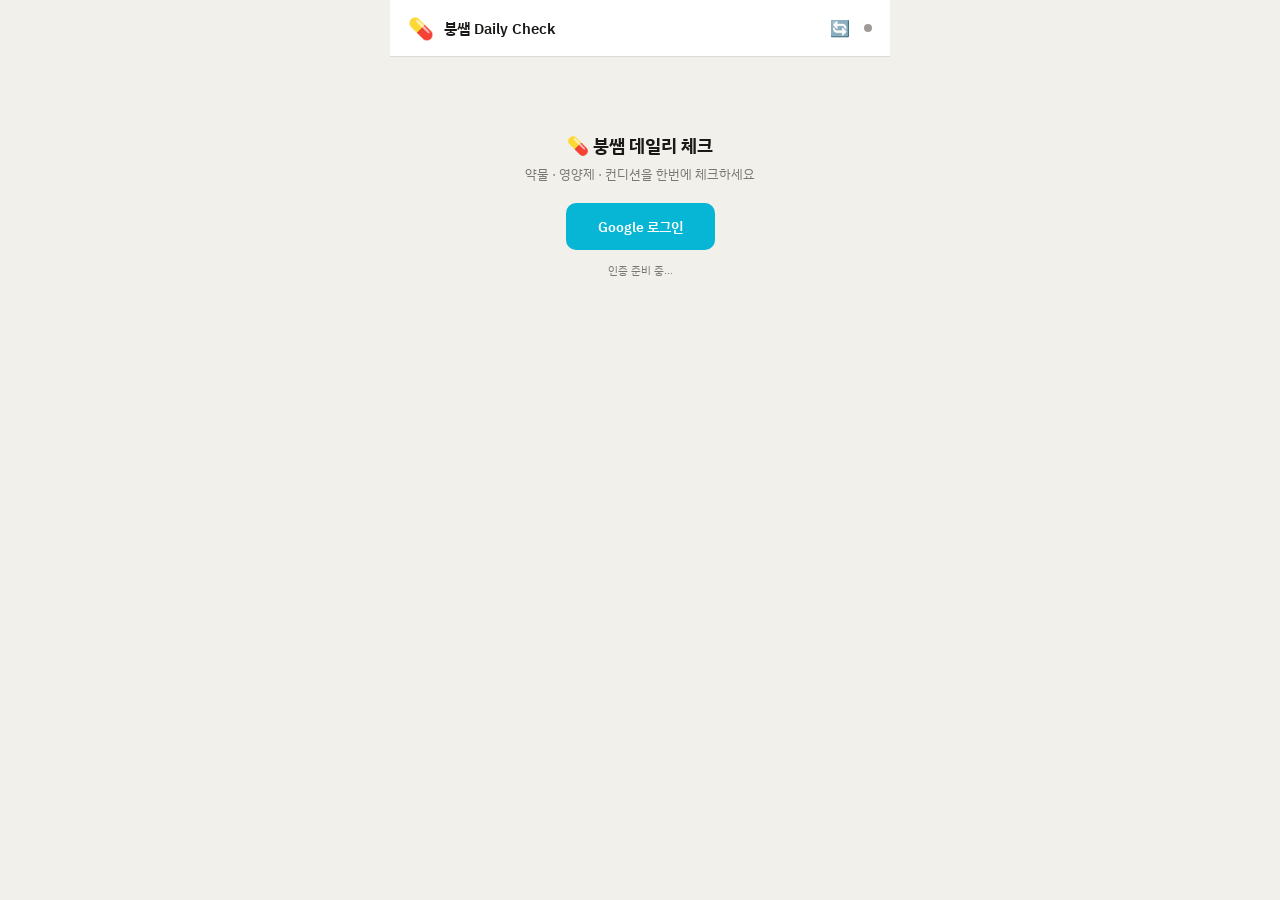
<file: bung/index.html>
<!DOCTYPE html>
<html lang="ko">
<head>
<meta charset="UTF-8">
<meta name="viewport" content="width=device-width,initial-scale=1,maximum-scale=1,user-scalable=no">
<meta name="mobile-web-app-capable" content="yes">
<meta name="theme-color" content="#06b6d4">
<title>Daily Check</title>
<link rel="icon" type="image/png" sizes="192x192" href="../icons/icon-192.png">
<link href="https://fonts.googleapis.com/css2?family=IBM+Plex+Sans+KR:wght@300;400;500;600;700&family=IBM+Plex+Mono:wght@400;500&display=swap" rel="stylesheet">
<style>
*,*::before,*::after{box-sizing:border-box;margin:0;padding:0}
:root{--bg:#f2f0eb;--sf:#fff;--sf2:#f9f7f4;--bd:#e0dbd2;--bd2:#d0c9be;--ink:#1a1917;--mu:#7a7672;--mu2:#a09b96;--ac:#06b6d4;--gr:#2d6a4f;--re:#c03030;--font:'IBM Plex Sans KR',sans-serif;--mono:'IBM Plex Mono',monospace}
@media(prefers-color-scheme:dark){:root{--bg:#0f1118;--sf:#1a1d28;--sf2:#22262f;--bd:#2a2e3a;--bd2:#353a48;--ink:#e4e2dd;--mu:#8a8682;--mu2:#5a5854;--ac:#22d3ee;--gr:#4a9a7a;--re:#e05050}}
html,body{height:100%;overflow:hidden}
body{font-family:var(--font);background:var(--bg);color:var(--ink);font-size:14px}
.app{height:100%;display:flex;flex-direction:column;overflow:hidden;max-width:500px;margin:0 auto}
.header{background:var(--sf);border-bottom:1.5px solid var(--bd);padding:14px 18px;display:flex;align-items:center;gap:10px;flex-shrink:0}
.header-title{font-size:.95rem;font-weight:600;flex:1}
.tabs{display:flex;border-bottom:1.5px solid var(--bd);background:var(--sf);flex-shrink:0}
.tab{flex:1;padding:10px;text-align:center;font-size:.82rem;font-weight:500;cursor:pointer;border:none;background:none;color:var(--mu);font-family:var(--font);border-bottom:2px solid transparent}
.tab.active{color:var(--ac);border-bottom-color:var(--ac);font-weight:600}
.body{flex:1;overflow-y:auto;padding:16px;-webkit-overflow-scrolling:touch}
.card{background:var(--sf);border:1.5px solid var(--bd);border-radius:12px;padding:14px 16px;margin-bottom:12px}
.domain-header{display:flex;align-items:center;gap:8px;margin-bottom:8px;padding:8px 12px;border-radius:8px}
.domain-header span{font-size:.85rem;font-weight:600}
.condition-name{font-size:.68rem;color:var(--mu);font-weight:600;margin:8px 0 4px 4px;letter-spacing:.05em}
.med-row{display:flex;align-items:center;gap:10px;padding:8px 12px;border-radius:8px;margin-bottom:4px;background:var(--sf2);cursor:pointer;-webkit-tap-highlight-color:transparent}
.med-row:active{background:var(--bd)}
.med-row input[type=checkbox]{width:20px;height:20px;accent-color:var(--ac);pointer-events:none;flex-shrink:0}
.med-row label{flex:1;font-size:.85rem;pointer-events:none}
.med-row .prn{font-size:.6rem;font-weight:600;padding:2px 6px;border-radius:4px;background:#fef3c7;color:#92400e}
@media(prefers-color-scheme:dark){.med-row .prn{background:#422006;color:#fbbf24}}
.memo{width:100%;border:1.5px solid var(--bd);border-radius:8px;padding:8px 12px;font-family:var(--font);font-size:.85rem;resize:none;outline:none;background:var(--sf2);color:var(--ink);min-height:50px}
.memo:focus{border-color:var(--ac)}
.btn-save{width:100%;background:var(--ac);color:#fff;border:none;border-radius:10px;padding:14px;font-size:.95rem;font-weight:700;cursor:pointer;font-family:var(--font);margin-top:8px}
.btn-save:active{transform:scale(.98);opacity:.85}
.btn-save:disabled{opacity:.5;cursor:not-allowed}
.save-status{font-size:.72rem;margin-top:6px;line-height:1.6}
.login-box{text-align:center;padding:60px 20px}
.login-box h2{font-size:1.1rem;margin-bottom:8px}
.login-box p{font-size:.8rem;color:var(--mu);margin-bottom:20px}
.btn-login{background:var(--ac);color:#fff;border:none;border-radius:10px;padding:14px 32px;font-size:.9rem;font-weight:600;cursor:pointer;font-family:var(--font)}
.date-nav{display:flex;align-items:center;gap:8px;justify-content:center;margin-bottom:12px}
.date-nav button{background:none;border:1px solid var(--bd);border-radius:6px;padding:4px 10px;font-size:.8rem;cursor:pointer;color:var(--ink);font-family:var(--font)}
.date-nav .date-label{font-size:.88rem;font-weight:600;min-width:120px;text-align:center}
.cal-grid{display:grid;grid-template-columns:repeat(7,1fr);gap:3px;margin-bottom:12px}
.cal-header{font-size:.62rem;text-align:center;color:var(--mu);font-weight:600;padding:4px 0}
.cal-day{text-align:center;padding:6px 2px;border-radius:6px;cursor:pointer;font-size:.72rem;min-height:36px}
.cal-day:hover{background:var(--sf2)}
.cal-day.today{font-weight:700;border:1.5px solid var(--ac)}
.cal-day.bulk-sel{background:var(--ac);color:#fff;border-radius:6px}
.cal-day .dot{width:8px;height:8px;border-radius:50%;margin:2px auto 0}
.toast{position:fixed;bottom:24px;left:50%;transform:translateX(-50%) translateY(80px);background:var(--ink);color:#fff;padding:10px 20px;border-radius:8px;font-size:.82rem;z-index:999;opacity:0;transition:all .3s;pointer-events:none;white-space:nowrap}
.toast.show{transform:translateX(-50%) translateY(0);opacity:1}
.loading{text-align:center;padding:40px;color:var(--mu);font-size:.85rem}
.nrs-wrap{display:flex;align-items:center;gap:10px;margin:6px 0}
.nrs-wrap input[type=range]{flex:1;accent-color:var(--ac);height:24px}
.nrs-val{font-size:1.3rem;font-weight:700;min-width:28px;text-align:center}
.chips{display:flex;flex-wrap:wrap;gap:5px;margin:6px 0}
.chip{padding:5px 12px;border-radius:18px;border:1.5px solid var(--bd);font-size:.78rem;cursor:pointer;user-select:none;background:var(--sf2)}
.chip:active{transform:scale(.96)}
.chip.sel{font-weight:600;color:#fff;background:var(--ac);border-color:var(--ac)}
.btn-toggle{font-size:.62rem;padding:3px 8px;border:1px solid var(--bd);border-radius:5px;background:none;color:var(--mu);cursor:pointer;font-family:var(--font)}
.btn-toggle:hover{border-color:var(--ac);color:var(--ac)}
.dc-row{display:flex;align-items:center;gap:8px;margin-bottom:6px}
.dc-label{font-size:.75rem;min-width:48px;color:var(--mu)}
.dc-btns{display:flex;gap:3px}
.dc-btn{width:28px;height:28px;border:1.5px solid var(--bd);border-radius:6px;background:var(--sf2);font-size:.72rem;font-weight:600;cursor:pointer;color:var(--mu);font-family:var(--font)}
.dc-btn.sel{background:var(--ac);color:#fff;border-color:var(--ac)}
</style>
</head>
<body>
<div class="app">
  <div class="header">
    <span style="font-size:1.3rem">💊</span>
    <span class="header-title">붕쌤 Daily Check</span>
    <button onclick="refreshData()" style="background:none;border:none;font-size:1rem;cursor:pointer;padding:4px" title="새로고침">🔄</button>
    <span id="status-dot" style="width:8px;height:8px;border-radius:50%;background:var(--mu2)"></span>
  </div>
  <div class="tabs" id="tab-bar" style="display:none">
    <button class="tab active" onclick="switchTab(0)">✅ 체크</button>
    <button class="tab" onclick="switchTab(1)">📅 캘린더</button>
  </div>
  <div class="body" id="content">
    <div class="login-box">
      <h2>💊 붕쌤 데일리 체크</h2>
      <p>약물 · 영양제 · 컨디션을 한번에 체크하세요</p>
      <button class="btn-login" onclick="signIn()">Google 로그인</button>
      <div id="gsi-status" style="font-size:.7rem;color:var(--mu);margin-top:12px">인증 준비 중...</div>
    </div>
  </div>
</div>
<div class="toast" id="toast"></div>
<script src="https://accounts.google.com/gsi/client" async defer></script>
<script src="../js/storage.js"></script>
<script>
const CLIENT_ID='103056429713-6ne324793lgc09nl9rkjqonlg4pcd12i.apps.googleusercontent.com';
const SCOPES='https://www.googleapis.com/auth/drive.file';
const BUNG_DOMAINS={
  'bung-mental':{icon:'🩵',label:'마음관리',color:'#06b6d4',folder:'Bung Mental',masterFile:'bung_mental_master.json',logPrefix:'bung_mental_log',
    symptoms:['불안','우울감','번아웃','불면','무기력','과민','집중력저하','공황','식욕변화'],
    dailyChecks:['수면','집중력','발화','기억력','에너지','식욕'],nrsLabel:'기분'},
  'bung-health':{icon:'💪',label:'건강관리',color:'#f59e0b',folder:'Bung Health',masterFile:'bung_health_master.json',logPrefix:'bung_health_log',
    symptoms:['통풍발작','소화불량','피로','두통','근육통','불면'],dailyChecks:[],nrsLabel:'컨디션 (0=최악 10=최상)'},
  'bungruki':{icon:'🍼',label:'임신준비',color:'#ec4899',folder:'Bungruki Pregnancy',masterFile:'bungruki_master.json',logPrefix:'bungruki_log',
    symptoms:[],dailyChecks:[],nrsLabel:'컨디션 (0=최악 10=최상)'},
};
let token=null,tokenClient=null,_tokenExpiresAt=0,_tokenRefreshTimer=null,_tokenRefreshResolve=null;
let domainData={};
let currentTab=0,selectedDate='';
let bulkMode=false,bulkDates=new Set();

function kstNow(){return new Date(Date.now()+9*3600000);}
function kstToday(){return kstNow().toISOString().slice(0,10);}
function kstTimeStr(){return kstNow().toISOString().slice(11,16);}
function localDateStr(d){return d.getFullYear()+'-'+String(d.getMonth()+1).padStart(2,'0')+'-'+String(d.getDate()).padStart(2,'0');}
let _toastTimer;
function showToast(msg,ms){const el=document.getElementById('toast');el.textContent=msg;el.classList.add('show');clearTimeout(_toastTimer);_toastTimer=setTimeout(()=>el.classList.remove('show'),ms||2000);}
function esc(s){return String(s||'').replace(/&/g,'&amp;').replace(/</g,'&lt;').replace(/>/g,'&gt;').replace(/"/g,'&quot;').replace(/'/g,'&#39;');}

// AUTH
function signIn(){if(!window.google?.accounts?.oauth2){showToast('인증 로딩 중...',2000);return;}if(!tokenClient)tokenClient=google.accounts.oauth2.initTokenClient({client_id:CLIENT_ID,scope:SCOPES,callback:handleToken});tokenClient.requestAccessToken();}
function scheduleTokenRefresh(s){if(_tokenRefreshTimer)clearTimeout(_tokenRefreshTimer);_tokenExpiresAt=Date.now()+s*1000;_tokenRefreshTimer=setTimeout(()=>{if(tokenClient)tokenClient.requestAccessToken({prompt:''});},Math.max((s-300)*1000,60000));}
function isTokenExpired(){return _tokenExpiresAt>0&&Date.now()>_tokenExpiresAt;}
async function ensureValidToken(){if(!token)return false;if(!isTokenExpired())return true;if(!tokenClient)return false;return new Promise(r=>{_tokenRefreshResolve=r;tokenClient.requestAccessToken({prompt:''});});}
function handleToken(resp){
  if(resp.error){if(_tokenRefreshResolve){_tokenRefreshResolve(false);_tokenRefreshResolve=null;}showToast('❌ 로그인 실패',3000);return;}
  const isR=!!token;token=resp.access_token;setAppSetting('autoLogin','true');scheduleTokenRefresh(resp.expires_in||3600);
  if(_tokenRefreshResolve){_tokenRefreshResolve(true);_tokenRefreshResolve=null;return;}if(isR)return;
  document.getElementById('status-dot').style.background='#2d8a5a';document.getElementById('tab-bar').style.display='flex';
  selectedDate=kstToday();loadAllDomains().then(()=>_syncOfflinePending());
}
function checkGSI(n){if(!n)n=0;if(window.google?.accounts?.oauth2){document.getElementById('gsi-status').textContent='✓ 준비됨';document.getElementById('gsi-status').style.color='#2d6a4f';if(getAppSetting('autoLogin')==='true'){try{if(!tokenClient)tokenClient=google.accounts.oauth2.initTokenClient({client_id:CLIENT_ID,scope:SCOPES,callback:handleToken});tokenClient.requestAccessToken({prompt:''});}catch(e){console.error('Auto-login failed:',e);}}}else if(n<20){setTimeout(()=>checkGSI(n+1),500);}else{document.getElementById('gsi-status').textContent='⚠️ 인증 실패';}}
checkGSI(0);

// DRIVE
async function fetchWithRetry(url,opts,mx){if(!mx)mx=2;for(let i=0;i<=mx;i++){try{const r=await fetch(url,opts);if(r.ok||r.status<429)return r;if(i<mx&&(r.status===429||r.status>=500)){await new Promise(r=>setTimeout(r,1000*(i+1)));continue;}return r;}catch(e){if(i<mx){await new Promise(r=>setTimeout(r,1000*(i+1)));continue;}throw e;}}}
async function driveSearch(n,p){if(isTokenExpired())await ensureValidToken();let q="name='"+n+"' and trashed=false";if(p)q+=" and '"+p+"' in parents";const r=await fetchWithRetry('https://www.googleapis.com/drive/v3/files?q='+encodeURIComponent(q)+'&fields=files(id,name)',{headers:{Authorization:'Bearer '+token}});const d=await r.json();if(d.error)throw new Error(d.error.message);return d.files||[];}
async function driveRead(id){if(isTokenExpired())await ensureValidToken();return(await fetchWithRetry('https://www.googleapis.com/drive/v3/files/'+id+'?alt=media',{headers:{Authorization:'Bearer '+token}})).json();}
async function driveCreate(n,data,p){if(isTokenExpired())await ensureValidToken();const b='om_bd_x7',meta=JSON.stringify(p?{name:n,mimeType:'application/json',parents:[p]}:{name:n,mimeType:'application/json'}),body='--'+b+'\r\nContent-Type: application/json; charset=UTF-8\r\n\r\n'+meta+'\r\n--'+b+'\r\nContent-Type: application/json\r\n\r\n'+JSON.stringify(data)+'\r\n--'+b+'--';const r=await fetchWithRetry('https://www.googleapis.com/upload/drive/v3/files?uploadType=multipart&fields=id',{method:'POST',headers:{Authorization:'Bearer '+token,'Content-Type':'multipart/related; boundary='+b},body});const d=await r.json();if(d.error)throw new Error(d.error.message);return d.id;}
async function driveUpdate(id,data){if(isTokenExpired())await ensureValidToken();const r=await fetchWithRetry('https://www.googleapis.com/upload/drive/v3/files/'+id+'?uploadType=media',{method:'PATCH',headers:{Authorization:'Bearer '+token,'Content-Type':'application/json'},body:JSON.stringify(data)});const d=await r.json();if(d.error)throw new Error(d.error.message);return d;}
async function getOrCreateFolder(n){if(isTokenExpired())await ensureValidToken();const q="name='"+n+"' and mimeType='application/vnd.google-apps.folder' and trashed=false";const r=await fetchWithRetry('https://www.googleapis.com/drive/v3/files?q='+encodeURIComponent(q)+'&fields=files(id,name)',{headers:{Authorization:'Bearer '+token}});const d=await r.json();if(d.error)throw new Error(d.error.message);if(d.files?.length>0)return d.files[0].id;const cr=await fetchWithRetry('https://www.googleapis.com/drive/v3/files?fields=id',{method:'POST',headers:{Authorization:'Bearer '+token,'Content-Type':'application/json'},body:JSON.stringify({name:n,mimeType:'application/vnd.google-apps.folder'})});const cd=await cr.json();if(cd.error)throw new Error(cd.error.message);return cd.id;}

// ── 오프라인 임시저장 + 온라인 동기화 ──
function _offlineSave(domId,month,entry){
  const key='om_bung_offline';
  const pending=_storageGetJSON(key,[]);
  pending.push({domId,month,entry,savedAt:Date.now()});
  _storageSetJSON(key,pending);
}
function _getOfflinePending(){return _storageGetJSON('om_bung_offline',[]);}
async function _syncOfflinePending(){
  const pending=_getOfflinePending();
  if(!pending.length||!token)return;
  let synced=0;
  for(const p of pending){
    try{
      const dc=BUNG_DOMAINS[p.domId];if(!dc)continue;
      const ds=domainData[p.domId];if(!ds?.folderId)continue;
      await loadLogMonth(p.domId,p.month);
      const ml=ds.logs[p.month];if(!ml)continue;
      const existing=ml.data.find(l=>l.datetime===p.entry.datetime&&l.id===p.entry.id);
      if(!existing)ml.data.push(p.entry);
      ml.data.sort((a,b)=>(a.datetime||'').localeCompare(b.datetime||''));
      const logName=dc.logPrefix+'_'+p.month+'.json';
      if(ml.fileId)await driveUpdate(ml.fileId,ml.data);else ml.fileId=await driveCreate(logName,ml.data,ds.folderId);
      synced++;
    }catch(e){console.error('Offline sync error:',e);}
  }
  if(synced>0){_storageSetJSON('om_bung_offline',[]);showToast('☁️ 오프라인 '+synced+'건 동기화 완료');}
}
window.addEventListener('online',()=>{if(token)_syncOfflinePending();});

// 탭 전환 시 자동 동기화 (메인앱↔데일리체크 양방향)
document.addEventListener('visibilitychange',()=>{
  if(!document.hidden&&token){
    const month=selectedDate.slice(0,7);
    for(const id of Object.keys(BUNG_DOMAINS)){if(domainData[id]?.logs?.[month])delete domainData[id].logs[month];}
    Promise.all(Object.keys(BUNG_DOMAINS).map(id=>loadLogMonth(id,month))).then(()=>{
      if(currentTab===0)renderCheckTab();else renderCalendarTab();
    }).catch(e=>console.error('Sync:',e));
  }
});

// DATA LOADING (multi-month cache)
async function loadAllDomains(){
  document.getElementById('content').innerHTML='<div class="loading">📡 로딩 중...</div>';
  await Promise.all(Object.entries(BUNG_DOMAINS).map(async([id,dc])=>{
    try{
      if(!domainData[id])domainData[id]={logs:{}};
      const ds=domainData[id];
      ds.folderId=await getOrCreateFolder(dc.folder);
      const mf=await driveSearch(dc.masterFile,ds.folderId);
      if(mf.length>0){ds.masterFileId=mf[0].id;ds.master=await driveRead(ds.masterFileId);}
      else ds.master={conditions:[]};
      await loadLogMonth(id,selectedDate.slice(0,7));
    }catch(e){console.error('Load '+id+':',e);}
  }));
  renderCheckTab();
}
async function loadLogMonth(id,month){
  const ds=domainData[id];if(!ds?.folderId||ds.logs[month])return;
  const dc=BUNG_DOMAINS[id];
  try{const f=await driveSearch(dc.logPrefix+'_'+month+'.json',ds.folderId);
    if(f.length>0){const data=await driveRead(f[0].id);ds.logs[month]={fileId:f[0].id,data:Array.isArray(data)?data:[]};}
    else ds.logs[month]={fileId:null,data:[]};
  }catch(e){ds.logs[month]={fileId:null,data:[]};}
}
function _isBungEntry(domId,e){return domId!=='bungruki'||!e.who||e.who==='붕쌤'||e.who==='함께';}
function findEntry(id,date){const ml=domainData[id]?.logs?.[date.slice(0,7)];return ml?.data?.find(l=>l.datetime?.slice(0,10)===date&&_isBungEntry(id,l))||null;}

// 날짜별 활성 약물 (medHistory 반영 — 메인앱 getMedsAtDate 동일)
function _medsAtDate(condition,date){
  const hist=condition.medHistory;
  if(!hist?.length)return condition.medsList||[];
  const sorted=[...hist].sort((a,b)=>a.date.localeCompare(b.date));
  let meds=null;
  for(const h of sorted){if(h.date.localeCompare(date)>0)break;if(h.meds?.length)meds=h.meds;}
  return meds||condition.medsList||[];
}

function getDomainMeds(id,date){
  const ds=domainData[id];if(!ds?.master?.conditions)return[];
  const d=date||selectedDate;
  return(ds.master.conditions||[]).filter(c=>c.status==='active'||c.status==='remission')
    .map(c=>({condition:c.name,meds:_medsAtDate(c,d),trackCompliance:c.trackCompliance,medSchedule:c.medSchedule||{}})).filter(g=>g.meds.length);
}

// 복용 주기 라벨 포맷 (메인앱 _fmtMedSched와 동일 스키마)
function _bungFmtMedSched(sched, med){
  if(!sched) return (med && med.includes('(PRN)')) ? 'PRN' : '매일';
  if(sched.type==='weekly')  return '주'+(sched.interval||1)+'회';
  if(sched.type==='monthly') return '월'+(sched.interval||1)+'회';
  if(sched.type==='days')    return (sched.interval||1)+'일마다';
  if(sched.type==='custom')  return (sched.custom||'').trim() || '직접';
  if(sched.type==='prn')     return 'PRN';
  return '매일';
}

// 오늘 이 약을 복용해야 하는지 (주기 기반)
// - daily/prn/custom: 매일 표시 (사용자 판단)
// - weekly: 주 N회 — 항상 표시하되 배지로 구분
// - monthly: 월 N회 — 항상 표시하되 배지로 구분
// - days (N일마다): 마지막 복용일 기준 계산 — 단순화를 위해 배지만 표시
// 비일일 약은 배지 + 회색 처리해서 사용자가 인지하도록
function _isNonDailyMed(sched){
  if(!sched) return false;
  return ['weekly','monthly','days','custom'].includes(sched.type);
}

// 새로고침 — 캐시 무효화 + Drive 재로드
async function refreshData(){
  showToast('🔄 새로고침 중...');
  for(const id of Object.keys(BUNG_DOMAINS)){
    if(domainData[id])domainData[id].logs={}; // 캐시 전체 클리어
  }
  await loadAllDomains();
  showToast('✅ 최신 데이터 로드됨');
}

// TAB
function switchTab(idx){currentTab=idx;document.querySelectorAll('.tab').forEach((t,i)=>t.classList.toggle('active',i===idx));if(idx===0)renderCheckTab();else renderCalendarTab();}

// ═══════════════════════════════════════════════════════════════
// CHECK TAB
// ═══════════════════════════════════════════════════════════════
let editingEntryId=null; // null=새기록, string=수정

// 날짜의 고유 엔트리 목록 (도메인 간 중복 제거 — datetime 기준)
function getDateEntries(date){
  const byTime={};
  for(const domId of Object.keys(BUNG_DOMAINS)){
    const ml=domainData[domId]?.logs?.[date.slice(0,7)];
    if(!ml?.data)continue;
    ml.data.filter(l=>l.datetime?.slice(0,10)===date&&_isBungEntry(domId,l)).forEach(e=>{
      const key=e.datetime||'';
      if(!byTime[key])byTime[key]={...e,_domains:[domId]};
      else byTime[key]._domains.push(domId);
    });
  }
  return Object.values(byTime).sort((a,b)=>(a.datetime||'').localeCompare(b.datetime||''));
}

function renderCheckTab(){
  const content=document.getElementById('content');
  let html='';const isToday=selectedDate===kstToday();
  const existingEntries=getDateEntries(selectedDate);
  const editEntry=editingEntryId?existingEntries.find(e=>e.datetime===editingEntryId):null;
  const anyEntry=editEntry||existingEntries[0];

  // Date nav
  html+='<div class="date-nav"><button onclick="changeDate(-1)">◀</button>';
  html+='<span class="date-label">'+selectedDate+(isToday?' (오늘)':'')+'</span>';
  html+='<button onclick="changeDate(1)"'+(isToday?' disabled':'')+'>▶</button></div>';

  // 기존 기록 목록
  if(existingEntries.length){
    html+='<div class="card"><div style="font-size:.72rem;font-weight:600;color:var(--mu);margin-bottom:6px">📋 이 날짜 기록 ('+existingEntries.length+'건)</div>';
    existingEntries.forEach(e=>{
      const isEditing=editingEntryId===e.datetime;
      const time=e.datetime?.slice(11,16)||'';
      const mcCount=e.medCheck?Object.values(e.medCheck).filter(v=>v).length+'/'+Object.keys(e.medCheck).length:'';
      // 도메인별 메모 개별 조회 (메모 분리 이후 e.memo는 한 도메인의 메모일 뿐)
      const _domMemos={};
      ['bung-mental','bung-health'].forEach(mid=>{
        const ml=domainData[mid]?.logs?.[selectedDate.slice(0,7)];
        const de=ml?.data?.find(l=>l.datetime===e.datetime);
        if(de?.memo)_domMemos[mid]=de.memo;
      });
      html+='<div style="display:flex;align-items:center;gap:6px;padding:6px 10px;border-radius:6px;margin-bottom:3px;background:'+(isEditing?'var(--ac)20':'var(--sf2)')+';border:1px solid '+(isEditing?'var(--ac)':'var(--bd)')+'">';
      html+='<span style="cursor:pointer;flex:1;display:flex;align-items:center;gap:6px;flex-wrap:wrap" onclick="editingEntryId=\''+esc(e.datetime)+'\';renderCheckTab()">';
      html+='<span style="font-size:.72rem;font-family:var(--mono);color:var(--mu)">'+(time||'--:--')+'</span>';
      if(mcCount)html+='<span style="font-size:.68rem;color:var(--mu)">💊'+mcCount+'</span>';
      if(e.nrs>=0)html+='<span style="font-size:.68rem;color:var(--mu)">'+e.nrs+'점</span>';
      Object.entries(_domMemos).forEach(([mid,mtxt])=>{
        const d=BUNG_DOMAINS[mid];if(!d)return;
        html+='<span style="font-size:.64rem;color:'+d.color+';overflow:hidden;text-overflow:ellipsis;white-space:nowrap;max-width:140px" title="'+esc(mtxt)+'">'+d.icon+' '+esc(mtxt.slice(0,18))+'</span>';
      });
      html+='</span>';
      html+='<button class="btn-toggle" style="color:var(--re);border-color:var(--re);font-size:.6rem;padding:2px 6px" onclick="deleteEntry(\''+esc(e.datetime)+'\')">삭제</button>';
      html+='</div>';
    });
    html+='<button class="btn-toggle" style="width:100%;padding:6px;margin-top:4px;font-size:.72rem" onclick="editingEntryId=null;renderCheckTab()">➕ 새 기록 추가</button>';
    html+='</div>';
  }

  // Time input with skip
  const timeVal=editEntry?.datetime?.slice(11,16)||(editingEntryId?'':kstTimeStr());
  const timeSkip=!editingEntryId&&!isToday;
  html+='<div style="display:flex;align-items:center;justify-content:center;gap:8px;margin-bottom:10px">';
  html+='<input type="time" id="entry-time" value="'+timeVal+'"'+(timeSkip?' disabled':'')+' style="border:1px solid var(--bd);border-radius:6px;padding:4px 8px;font-family:var(--font);font-size:.8rem;background:var(--sf);color:var(--ink)">';
  html+='<label style="font-size:.68rem;color:var(--mu);display:flex;align-items:center;gap:4px"><input type="checkbox" id="time-skip"'+(timeSkip?' checked':'')+' onchange="document.getElementById(\'entry-time\').disabled=this.checked" style="accent-color:var(--ac)">시간 생략</label></div>';

  // NRS / 컨디션
  const curNrs=anyEntry?.nrs??-1;const nrsSkip=curNrs===-1;
  html+='<div class="card"><div style="font-size:.72rem;font-weight:600;color:var(--mu);margin-bottom:4px">컨디션 (0=최악 10=최상)</div>';
  html+='<div class="nrs-wrap"><span class="nrs-val" id="nrs-val">'+(nrsSkip?'-':curNrs)+'</span>';
  html+='<input type="range" id="nrs-range" min="0" max="10" value="'+(nrsSkip?5:curNrs)+'" oninput="document.getElementById(\'nrs-val\').textContent=this.value;document.getElementById(\'nrs-skip\').checked=false"'+(nrsSkip?' disabled':'')+'></div>';
  html+='<div style="display:flex;align-items:center;gap:6px;font-size:.72rem;color:var(--mu);margin-top:2px"><input type="checkbox" id="nrs-skip"'+(nrsSkip?' checked':'')+' onchange="const r=document.getElementById(\'nrs-range\');r.disabled=this.checked;document.getElementById(\'nrs-val\').textContent=this.checked?\'-\':r.value" style="accent-color:var(--ac)"> 기록 안 함</div></div>';

  // dailyChecks (기분 항목 — 메인앱 동일)
  const allDC=BUNG_DOMAINS['bung-mental'].dailyChecks;
  if(allDC.length){
    const existDC=anyEntry?.dailyChecks||{};
    html+='<div class="card"><div style="font-size:.72rem;font-weight:600;color:var(--mu);margin-bottom:6px">기분 체크 (1-5)</div>';
    allDC.forEach(label=>{
      const cur=existDC[label]||0;
      html+='<div class="dc-row"><span class="dc-label">'+esc(label)+'</span><div class="dc-btns">';
      for(let v=1;v<=5;v++){
        html+='<button class="dc-btn'+(cur===v?' sel':'')+'" data-dc="'+esc(label)+'" data-val="'+v+'" onclick="selectDC(this)">'+v+'</button>';
      }
      html+='</div></div>';
    });
    html+='</div>';
  }

  // Medication check per domain
  const _PROC_KW=['block','신경자극술','vns','ons','spg','물리치료','산소요법','cbt','시술','수술','주사'];
  const _isProc=m=>_PROC_KW.some(kw=>m.toLowerCase().includes(kw));
  // 해당 날짜 전체 기록의 medCheck 병합 (이미 복용 체크한 약 파악)
  const _allDayMc={};
  for(const [domId2] of Object.entries(BUNG_DOMAINS)){
    const ml2=domainData[domId2]?.logs?.[selectedDate.slice(0,7)];
    if(!ml2?.data)continue;
    ml2.data.filter(l=>l.datetime?.slice(0,10)===selectedDate&&_isBungEntry(domId2,l)&&l.medCheck).forEach(l=>{
      Object.entries(l.medCheck).forEach(([k,v])=>{if(v)_allDayMc[k]=true;});
    });
  }
  const isNewEntry=!editingEntryId;
  let hasMeds=false;
  for(const [domId,dc] of Object.entries(BUNG_DOMAINS)){
    const groups=getDomainMeds(domId);if(!groups.length)continue;
    hasMeds=true;
    const existing=findEntry(domId,selectedDate);const existingMc=editEntry?.medCheck||existing?.medCheck||{};
    html+='<div class="card"><div class="domain-header" style="background:'+dc.color+'15;border:1px solid '+dc.color+'30">';
    html+='<span style="color:'+dc.color+'">'+dc.icon+' '+dc.label+'</span>';
    html+='<span style="margin-left:auto;display:flex;gap:4px"><button class="btn-toggle" onclick="toggleAll(\''+domId+'\',true)">전체 ✓</button><button class="btn-toggle" onclick="toggleAll(\''+domId+'\',false)">전체 ✗</button></span></div>';
    groups.forEach(g=>{
      html+='<div class="condition-name">'+esc(g.condition)+'</div>';
      const dailyMeds=g.meds.filter(m=>!m.includes('(PRN)')&&!_isProc(m));
      const prnMeds=g.meds.filter(m=>m.includes('(PRN)')&&!_isProc(m));
      const procMeds=g.meds.filter(m=>_isProc(m));
      dailyMeds.forEach(m=>{
        const prevTaken=_allDayMc[m]; // 이전 기록에서 이미 복용
        const sched=g.medSchedule?.[m];
        const nonDaily=_isNonDailyMed(sched);
        let checked=isNewEntry?(m in existingMc?existingMc[m]:false):(m in existingMc?existingMc[m]:false);
        const rowStyles=[];
        if(isNewEntry&&prevTaken) rowStyles.push('opacity:.5','pointer-events:none');
        if(nonDaily) rowStyles.push('background:var(--sf2)','opacity:.75'); // 비일일 약은 회색 톤
        const lockLabel=isNewEntry&&prevTaken?' <span style="font-size:.5rem;color:#10b981">✓이전 복용</span>':'';
        const schedBadge=nonDaily?' <span style="font-size:.55rem;padding:1px 5px;border:1px solid #7c3aed;border-radius:3px;background:#ede9fe;color:#6d28d9" title="'+esc(_bungFmtMedSched(sched,m))+'">📅 '+esc(_bungFmtMedSched(sched,m))+'</span>':'';
        html+='<div class="med-row" style="'+rowStyles.join(';')+'" onclick="this.querySelector(\'input\').checked=!this.querySelector(\'input\').checked">';
        html+='<input type="checkbox" data-domain="'+domId+'" data-med="'+esc(m)+'"'+(checked||prevTaken?' checked':'')+''+(isNewEntry&&prevTaken?' disabled':'')+'>';
        html+='<label>'+esc(m)+schedBadge+lockLabel+'</label></div>';
      });
      if(prnMeds.length){
        prnMeds.forEach(m=>{
          const prevTaken=_allDayMc[m];
          let checked=(m in existingMc)?existingMc[m]:false;
          html+='<div class="med-row" onclick="this.querySelector(\'input\').checked=!this.querySelector(\'input\').checked">';
          html+='<input type="checkbox" data-domain="'+domId+'" data-med="'+esc(m)+'"'+(checked?' checked':'')+'>';
          html+='<label>'+esc(m)+(prevTaken?' <span style="font-size:.5rem;color:#10b981">✓이전</span>':'')+'</label><span class="prn">PRN</span></div>';
        });
      }
      if(procMeds.length){
        html+='<div style="margin-top:4px;padding-top:4px;border-top:1px dashed var(--bd);font-size:.6rem;color:#1e40af;font-weight:600;margin-bottom:2px">💉 시술 (시행 시에만)</div>';
        procMeds.forEach(m=>{
          let checked=(m in existingMc)?existingMc[m]:false;
          html+='<div class="med-row" onclick="this.querySelector(\'input\').checked=!this.querySelector(\'input\').checked">';
          html+='<input type="checkbox" data-domain="'+domId+'" data-med="'+esc(m)+'"'+(checked?' checked':'')+'>';
          html+='<label style="color:#1e40af">'+esc(m)+'</label><span style="font-size:.6rem;font-weight:600;padding:2px 6px;border-radius:4px;background:#dbeafe;color:#1e40af">시술</span></div>';
        });
      }
    });
    html+='</div>';
  }
  if(!hasMeds)html+='<div class="card" style="text-align:center;padding:20px;color:var(--mu)">등록된 약물 없음</div>';

  // 임신준비 영양제 + 운동 (bungruki dailyChecks 연동)
  html+=_renderBrkDailySection(selectedDate,anyEntry);

  // Symptoms
  const allSyms=[...new Set(Object.values(BUNG_DOMAINS).flatMap(d=>d.symptoms||[]))];
  const existingSyms=anyEntry?.symptoms||[];
  if(allSyms.length){
    html+='<div class="card"><div style="font-size:.72rem;font-weight:600;color:var(--mu);margin-bottom:6px">증상</div><div class="chips">';
    allSyms.forEach(s=>{html+='<span class="chip'+(existingSyms.includes(s)?' sel':'')+'" data-sym="'+esc(s)+'" onclick="this.classList.toggle(\'sel\')">'+esc(s)+'</span>';});
    html+='</div></div>';
  }

  // Memo (도메인별 분리) + Save — 마음관리 / 건강관리 각자 저장
  const _memoDoms=['bung-mental','bung-health'];
  _memoDoms.forEach(mid=>{
    const d=BUNG_DOMAINS[mid];if(!d)return;
    const other=_memoDoms.find(x=>x!==mid);
    const od=BUNG_DOMAINS[other];
    html+='<div style="margin-bottom:8px"><div style="display:flex;align-items:center;gap:6px;margin-bottom:4px">';
    html+='<span style="font-size:.72rem;font-weight:600;color:'+d.color+'">'+d.icon+' '+d.label+' 메모</span>';
    if(od)html+='<button type="button" onclick="_sendMemoBetween(\''+mid+'\',\''+other+'\')" title="현재 내용을 '+esc(od.label)+' 메모로 보냄" style="margin-left:auto;font-size:.6rem;padding:2px 8px;border:1px solid '+od.color+';border-radius:4px;background:'+od.color+'10;color:'+od.color+';cursor:pointer;font-family:var(--font)">📤 '+od.icon+' '+od.label+'로 보내기</button>';
    html+='</div>';
    html+='<textarea class="memo" id="daily-memo-'+mid+'" placeholder="'+esc(d.label)+' 기록..."></textarea></div>';
  });
  html+='<button class="btn-save" id="btn-save" onclick="saveAll()">💾 '+(editingEntryId?'수정 저장':'새 기록 저장')+'</button><div class="save-status" id="save-status"></div>';
  content.innerHTML=html;
  // 편집 중: 각 도메인의 기존 메모를 개별 로드 / 새 기록: 비워둠
  if(editingEntryId){
    _memoDoms.forEach(mid=>{
      const ta=document.getElementById('daily-memo-'+mid);if(!ta)return;
      const editE=domainData[mid]?.logs?.[selectedDate.slice(0,7)]?.data?.find(l=>l.datetime===editingEntryId);
      ta.value=editE?.memo||'';
    });
  }
}
function selectDC(btn){const label=btn.dataset.dc;btn.parentElement.querySelectorAll('.dc-btn').forEach(b=>b.classList.toggle('sel',b===btn&&!btn.classList.contains('sel')));}
function toggleAll(domId,checked){document.querySelectorAll('.med-row input[data-domain="'+domId+'"]').forEach(cb=>cb.checked=checked);}
// 메모 도메인 간 이동: from 텍스트박스 내용을 to로 이어붙이고 from은 비움
function _sendMemoBetween(fromId,toId){
  const from=document.getElementById('daily-memo-'+fromId);
  const to=document.getElementById('daily-memo-'+toId);
  if(!from||!to)return;
  const txt=(from.value||'').trim();
  if(!txt){showToast('보낼 메모가 없습니다');return;}
  const toDom=BUNG_DOMAINS[toId];
  to.value=(to.value?to.value+'\n':'')+txt;
  from.value='';
  to.focus();
  showToast('📤 '+toDom.icon+' '+toDom.label+' 메모로 이동 (저장 필요)');
}
async function deleteEntry(datetime){
  if(!confirm('이 기록을 삭제하시겠습니까?'))return;
  for(const [domId,dc] of Object.entries(BUNG_DOMAINS)){
    const month=datetime.slice(0,7);
    const ml=domainData[domId]?.logs?.[month];if(!ml?.data)continue;
    const idx=ml.data.findIndex(l=>l.datetime===datetime);
    if(idx>=0){
      ml.data.splice(idx,1);
      try{
        const logName=dc.logPrefix+'_'+month+'.json';
        if(ml.fileId)await driveUpdate(ml.fileId,ml.data);
      }catch(e){console.error('Delete error:',e);}
    }
  }
  editingEntryId=null;showToast('🗑 삭제됨');renderCheckTab();
}

function changeDate(delta){const d=new Date(selectedDate+'T00:00:00');d.setDate(d.getDate()+delta);const nd=localDateStr(d);if(nd>kstToday())return;selectedDate=nd;Promise.all(Object.keys(BUNG_DOMAINS).map(id=>loadLogMonth(id,nd.slice(0,7)))).then(()=>renderCheckTab());}

// ═══════════════════════════════════════════════════════════════
// SAVE (medCheck 전체교체 — 키 불일치 해결)
// ═══════════════════════════════════════════════════════════════
async function saveAll(){
  const btn=document.getElementById('btn-save');const statusEl=document.getElementById('save-status');
  btn.disabled=true;btn.textContent='저장 중...';statusEl.innerHTML='';
  // 도메인별 분리된 메모 (마음관리 / 건강관리 각자 저장)
  const _memos={
    'bung-mental':(document.getElementById('daily-memo-bung-mental')?.value||'').trim(),
    'bung-health':(document.getElementById('daily-memo-bung-health')?.value||'').trim(),
  };
  const nrsSkip=document.getElementById('nrs-skip')?.checked;
  const nrs=nrsSkip?-1:parseInt(document.getElementById('nrs-range')?.value||'5');
  const timeSkip=document.getElementById('time-skip')?.checked;
  const timeVal=timeSkip?'00:00':(document.getElementById('entry-time')?.value||kstTimeStr());
  const symptoms=[...document.querySelectorAll('.chip.sel[data-sym]')].map(c=>c.dataset.sym);
  const dailyChecks={};
  document.querySelectorAll('.dc-btn.sel').forEach(b=>{dailyChecks[b.dataset.dc]=parseInt(b.dataset.val);});

  const domChecks={};
  document.querySelectorAll('.med-row input[type=checkbox]').forEach(cb=>{
    const d=cb.dataset.domain,m=cb.dataset.med;if(!domChecks[d])domChecks[d]={};domChecks[d][m]=cb.checked;
  });

  const _sharedId=crypto.randomUUID(); // 새 기록 시 모든 도메인에 동일 ID
  const results=[];
  for(const [domId,dc] of Object.entries(BUNG_DOMAINS)){
    try{
      const ds=domainData[domId];if(!ds?.folderId){results.push({domId,status:'skip'});continue;}
      const month=selectedDate.slice(0,7);await loadLogMonth(domId,month);
      const ml=ds.logs[month];if(!ml){results.push({domId,status:'skip'});continue;}
      const mc=domChecks[domId]||{};
      // 도메인별 메모 (bungruki는 분리 메모 없음 → 빈 문자열)
      const memo=(domId in _memos)?_memos[domId]:'';

      // 편집: datetime으로 기존 엔트리 찾기 / 새 기록: 새로 생성
      let entry=editingEntryId?ml.data.find(l=>l.datetime===editingEntryId):null;
      if(entry){
        if(Object.keys(mc).length)entry.medCheck=mc;
        entry.memo=memo;entry.nrs=nrs;entry.datetime=selectedDate+'T'+timeVal;
        if(symptoms.length)entry.symptoms=symptoms;
        else delete entry.symptoms;
        if(Object.keys(dailyChecks).length)entry.dailyChecks=dailyChecks;
      }else{
        if(!Object.keys(mc).length&&nrs===-1&&!memo&&!symptoms.length&&!Object.keys(dailyChecks).length){results.push({domId,status:'skip'});continue;}
        entry={id:_sharedId,datetime:selectedDate+'T'+timeVal,nrs,
          medCheck:Object.keys(mc).length?mc:undefined,
          symptoms:symptoms.length?symptoms:undefined,
          dailyChecks:Object.keys(dailyChecks).length?dailyChecks:undefined,
          memo:memo||''};
        ml.data.push(entry);
      }
      ml.data.sort((a,b)=>(a.datetime||'').localeCompare(b.datetime||''));
      const logName=dc.logPrefix+'_'+month+'.json';
      if(ml.fileId)await driveUpdate(ml.fileId,ml.data);else ml.fileId=await driveCreate(logName,ml.data,ds.folderId);
      results.push({domId,status:'ok'});
    }catch(e){
      console.error('Save '+domId+':',e);
      // 오프라인 폴백: localStorage에 임시 저장
      const mc=domChecks[domId]||{};
      const memo=(domId in _memos)?_memos[domId]:'';
      if(Object.keys(mc).length||nrs>=0||memo){
        const offEntry={id:_sharedId,datetime:selectedDate+'T'+timeVal,nrs,medCheck:Object.keys(mc).length?mc:undefined,symptoms:symptoms.length?symptoms:undefined,dailyChecks:Object.keys(dailyChecks).length?dailyChecks:undefined,memo:memo||''};
        _offlineSave(domId,selectedDate.slice(0,7),offEntry);
        results.push({domId,status:'offline'});
      }else{results.push({domId,status:'error',msg:e.message});}
    }
  }
  let sh='';results.forEach(r=>{const dc=BUNG_DOMAINS[r.domId];if(!dc||r.status==='skip')return;sh+=dc.icon+' '+dc.label+(r.status==='ok'?' ✅':r.status==='offline'?' 📴 오프라인 저장':' ❌ '+esc(r.msg))+'<br>';});
  statusEl.innerHTML=sh;
  const hasOffline=results.some(r=>r.status==='offline');
  if(hasOffline)sh+='<div style="font-size:.65rem;color:#b45309;margin-top:4px">📴 온라인 복구 시 자동 동기화됩니다</div>';
  statusEl.innerHTML=sh;
  const ok=results.every(r=>r.status==='ok'||r.status==='skip'||r.status==='offline');
  btn.disabled=false;btn.textContent=ok?'✅ 저장 완료':'⚠️ 일부 실패';
  if(ok){showToast('✅ 저장 완료');editingEntryId=selectedDate+'T'+timeVal;setTimeout(()=>renderCheckTab(),500);}
  setTimeout(()=>{if(btn)btn.textContent='💾 저장';},3000);

  // 붕룩이 영양제/운동 저장 + bung-health 동기화
  await _saveBrkDaily(selectedDate);
}

// ═══════════════════════════════════════════════════════════════
// 임신준비(붕룩이) 영양제 + 운동 연동
// ═══════════════════════════════════════════════════════════════
const _BRK_SUPPL_BUNG=[
  {key:'arginine',label:'아르기닌',icon:'💪'},
  {key:'coq10',label:'CoQ10',icon:'⚡'},
  {key:'silymarin',label:'실리마린',icon:'🌿'},
  {key:'multivitamin',label:'멀티비타민',icon:'💊'},
];
const _BRK_EXERCISE_OPTS=[
  {v:'',l:'안함',c:''},
  {v:'cardio',l:'유산소',c:'🏃'},
  {v:'strength',l:'근력',c:'🏋️'},
  {v:'stretch',l:'스트레칭',c:'🧘'},
  {v:'sports',l:'스포츠',c:'⚽'},
];

// 운동 DB (모듈 전역 — picker 모달이 참조)
const _BRK_EX_DB_FULL={
  // 유산소
  '걷기':{cat:'cardio',icon:'🚶',defaultInt:'light',unit:'min'},'산책':{cat:'cardio',icon:'🚶',defaultInt:'light',unit:'min'},
  '조깅':{cat:'cardio',icon:'🏃',defaultInt:'moderate',unit:'min'},'달리기':{cat:'cardio',icon:'🏃',defaultInt:'intense',unit:'km'},
  '러닝':{cat:'cardio',icon:'🏃',defaultInt:'moderate',unit:'km'},'러닝머신':{cat:'cardio',icon:'🏃',defaultInt:'moderate',unit:'min'},
  '자전거':{cat:'cardio',icon:'🚴',defaultInt:'moderate',unit:'km'},'사이클':{cat:'cardio',icon:'🚴',defaultInt:'moderate',unit:'min'},
  '수영':{cat:'cardio',icon:'🏊',defaultInt:'moderate',unit:'min'},'줄넘기':{cat:'cardio',icon:'⏫',defaultInt:'intense',unit:'reps'},
  '등산':{cat:'cardio',icon:'⛰️',defaultInt:'intense',unit:'min'},'일립티컬':{cat:'cardio',icon:'🏃',defaultInt:'moderate',unit:'min'},
  '로잉머신':{cat:'cardio',icon:'🚣',defaultInt:'moderate',unit:'min'},'스피닝':{cat:'cardio',icon:'🚴',defaultInt:'intense',unit:'min'},
  // 근력 (웨이트 서브카테고리)
  '웨이트':{cat:'strength',icon:'🏋️',defaultInt:'intense',unit:'min'},'헬스':{cat:'strength',icon:'🏋️',defaultInt:'moderate',unit:'min'},
  '벤치프레스':{cat:'strength',icon:'🏋️',defaultInt:'intense',unit:'sets'},'데드리프트':{cat:'strength',icon:'🏋️',defaultInt:'intense',unit:'sets'},
  '스쿼트':{cat:'strength',icon:'🦵',defaultInt:'intense',unit:'sets'},'숄더프레스':{cat:'strength',icon:'🏋️',defaultInt:'intense',unit:'sets'},
  '바벨로우':{cat:'strength',icon:'🏋️',defaultInt:'intense',unit:'sets'},'레그프레스':{cat:'strength',icon:'🦵',defaultInt:'moderate',unit:'sets'},
  '레그익스텐션':{cat:'strength',icon:'🦵',defaultInt:'moderate',unit:'sets'},'레그컬':{cat:'strength',icon:'🦵',defaultInt:'moderate',unit:'sets'},
  '카프레이즈':{cat:'strength',icon:'🦵',defaultInt:'light',unit:'reps'},'바이셉컬':{cat:'strength',icon:'💪',defaultInt:'moderate',unit:'sets'},
  '트라이셉':{cat:'strength',icon:'💪',defaultInt:'moderate',unit:'sets'},'딥스':{cat:'strength',icon:'💪',defaultInt:'intense',unit:'reps'},
  '풀업':{cat:'strength',icon:'💪',defaultInt:'intense',unit:'reps'},'친업':{cat:'strength',icon:'💪',defaultInt:'intense',unit:'reps'},
  '푸시업':{cat:'strength',icon:'💪',defaultInt:'moderate',unit:'reps'},'플랭크':{cat:'strength',icon:'🧘',defaultInt:'moderate',unit:'sec'},
  '크런치':{cat:'strength',icon:'💪',defaultInt:'moderate',unit:'reps'},'런지':{cat:'strength',icon:'🦵',defaultInt:'moderate',unit:'reps'},
  '케틀벨':{cat:'strength',icon:'🏋️',defaultInt:'intense',unit:'sets'},'케이블운동':{cat:'strength',icon:'🏋️',defaultInt:'moderate',unit:'sets'},
  // 스트레칭/유연성
  '스트레칭':{cat:'stretch',icon:'🧘',defaultInt:'light',unit:'min'},'요가':{cat:'stretch',icon:'🧘',defaultInt:'moderate',unit:'min'},
  '필라테스':{cat:'stretch',icon:'🧘',defaultInt:'moderate',unit:'min'},'폼롤러':{cat:'stretch',icon:'🔄',defaultInt:'light',unit:'min'},
  '마사지건':{cat:'stretch',icon:'🔧',defaultInt:'light',unit:'min'},
  // 구기/스포츠
  '배드민턴':{cat:'sports',icon:'🏸',defaultInt:'moderate',unit:'min'},'테니스':{cat:'sports',icon:'🎾',defaultInt:'moderate',unit:'min'},
  '탁구':{cat:'sports',icon:'🏓',defaultInt:'moderate',unit:'min'},'골프':{cat:'sports',icon:'⛳',defaultInt:'light',unit:'min'},
  '농구':{cat:'sports',icon:'🏀',defaultInt:'intense',unit:'min'},'축구':{cat:'sports',icon:'⚽',defaultInt:'intense',unit:'min'},
  '야구':{cat:'sports',icon:'⚾',defaultInt:'moderate',unit:'min'},'볼링':{cat:'sports',icon:'🎳',defaultInt:'light',unit:'min'},
  '클라이밍':{cat:'sports',icon:'🧗',defaultInt:'intense',unit:'min'},'복싱':{cat:'sports',icon:'🥊',defaultInt:'intense',unit:'min'},
  '격투기':{cat:'sports',icon:'🥋',defaultInt:'intense',unit:'min'},'서핑':{cat:'sports',icon:'🏄',defaultInt:'intense',unit:'min'},
  '스키':{cat:'sports',icon:'⛷️',defaultInt:'intense',unit:'min'},'스노보드':{cat:'sports',icon:'🏂',defaultInt:'intense',unit:'min'},
};

function _getBrkSupplItems(){
  const items=[..._BRK_SUPPL_BUNG];
  const m=domainData['bungruki']?.master;
  if(m?.customSuppl?.bung) m.customSuppl.bung.forEach(c=>{if(!items.find(x=>x.key===c.key))items.push({key:c.key,label:c.label,icon:'💊'});});
  const hidden=m?.hiddenSuppl?.bung||[];
  return items.filter(it=>hidden.indexOf(it.key)<0);
}

function _renderBrkDailySection(date){
  const m=domainData['bungruki']?.master;
  if(!m)return '';
  if(!m.dailyChecks)m.dailyChecks={};
  if(!m.dailyChecks[date])m.dailyChecks[date]={};
  if(!m.dailyChecks[date].bung)m.dailyChecks[date].bung={};
  const dayData=m.dailyChecks[date].bung;
  const items=_getBrkSupplItems();
  const alcohol=dayData.alcohol||false;

  const supplHtml=items.map(it=>{
    const checked=dayData[it.key]?true:false;
    return `<div class="med-row" onclick="this.querySelector('input').checked=!this.querySelector('input').checked">
      <input type="checkbox" data-brk-suppl="${esc(it.key)}"${checked?' checked':''}>
      <label>${it.icon} ${esc(it.label)}</label>
    </div>`;
  }).join('');

  const customEx=m.settings?.customExercises||{};
  const allExDb={..._BRK_EX_DB_FULL,...customEx};
  const _UNITS={min:'분',sec:'초',reps:'회',sets:'세트',km:'km',m:'m'};
  const _UNIT_LIST=['min','sec','reps','sets','km','m'];
  const intLabels={light:'약',moderate:'중',intense:'강'};
  const intColors={light:'#10b981',moderate:'#f59e0b',intense:'#dc2626'};

  // 하위호환
  let exercises=dayData.exercises||[];
  if(!exercises.length&&dayData.exercise)exercises=[{name:dayData.exercise,cat:'cardio',intensity:'moderate',unit:'min',amount:null}];

  const exListHtml=exercises.map((e,i)=>{
    const db=allExDb[e.name];
    const icon=db?.icon||'🏃';
    const curUnit=e.unit||db?.unit||'min';
    const amt=e.amount??e.duration??'';
    const unitOpts=_UNIT_LIST.map(u=>`<option value="${u}"${curUnit===u?' selected':''}>${_UNITS[u]}</option>`).join('');
    return `<div style="display:flex;align-items:center;gap:3px;padding:4px 6px;background:var(--sf);border:1px solid var(--bd);border-radius:6px;margin-bottom:3px;flex-wrap:wrap;color:var(--ink)">
      <span>${icon}</span>
      <span style="font-size:.72rem;font-weight:500;color:var(--ink)">${esc(e.name)}</span>
      <div style="display:flex;gap:2px;margin-left:auto">${['light','moderate','intense'].map(int=>{
        const sel=e.intensity===int;
        return `<button onclick="_setBrkExInt(${i},'${int}')" style="padding:1px 5px;font-size:.52rem;border:1px solid ${sel?intColors[int]:'var(--bd)'};border-radius:3px;background:${sel?intColors[int]+'20':'transparent'};color:${sel?intColors[int]:'var(--mu)'};cursor:pointer;font-family:var(--font)">${intLabels[int]}</button>`;
      }).join('')}</div>
      <input type="number" data-brk-ex-amt="${i}" placeholder="${_UNITS[curUnit]}" value="${amt}" oninput="_saveBrkFormToData()" style="width:42px;padding:2px;font-size:.6rem;border:1px solid var(--bd);border-radius:3px;text-align:center;font-family:monospace;background:var(--sf2);color:var(--ink)">
      <select data-brk-ex-unit="${i}" onchange="_updateExUnitPlaceholder(${i},this);_saveBrkFormToData()" style="padding:1px;font-size:.55rem;border:1px solid var(--bd);border-radius:3px;background:var(--sf);color:var(--ink);font-family:var(--font)">${unitOpts}</select>
      <button onclick="_removeBrkEx(${i})" style="background:none;border:none;color:#dc2626;cursor:pointer;font-size:.6rem">✕</button>
    </div>`;
  }).join('');

  const recentEx=m.settings?.recentExercises||['걷기','조깅','웨이트','스트레칭','요가'];
  const quickBtns=recentEx.slice(0,6).map(name=>{
    if(exercises.some(e=>e.name===name))return '';
    const db=allExDb[name];
    return `<button onclick="_addBrkEx('${esc(name.replace(/'/g, "\\'"))}')" style="padding:3px 8px;font-size:.62rem;border:1px solid var(--bd);border-radius:12px;background:var(--sf);cursor:pointer;color:var(--ink);font-family:var(--font)">${db?.icon||'🏃'} ${esc(name)}</button>`;
  }).filter(Boolean).join('');

  const exHtml=`${exListHtml}<div style="display:flex;gap:3px;flex-wrap:wrap;margin-top:3px">${quickBtns}<button onclick="_openBrkExPicker()" style="padding:3px 8px;font-size:.62rem;border:1px solid var(--ac);border-radius:12px;background:var(--ac)15;color:var(--ac);cursor:pointer;font-family:var(--font)" title="카테고리별 운동 더 보기">📚 더 보기</button><button onclick="_addBrkExCustom()" style="padding:3px 8px;font-size:.62rem;border:1px dashed var(--ac);border-radius:12px;background:none;color:var(--ac);cursor:pointer;font-family:var(--font)">+ 직접 입력</button></div>`;

  // 체중
  const weightHtml=`<div style="margin-top:6px;display:flex;align-items:center;gap:6px">
    <span style="font-size:.68rem;font-weight:600;color:var(--mu)">⚖️ 체중</span>
    <input type="number" step="0.1" id="brk-weight" value="${dayData.weight||''}" placeholder="kg" oninput="_saveBrkFormToData()" style="width:55px;padding:2px 4px;font-size:.68rem;border:1px solid var(--bd);border-radius:4px;text-align:center;font-family:monospace;background:var(--sf2);color:var(--ink)">
    <span style="font-size:.55rem;color:var(--mu)">kg</span>
  </div>`;

  const alcHtml=`<div class="med-row" onclick="this.querySelector('input').checked=!this.querySelector('input').checked" style="margin-top:6px">
    <input type="checkbox" id="brk-alcohol"${alcohol?' checked':''}>
    <label>🍺 오늘 음주함</label>
  </div>`;

  return `<div class="card" id="brk-daily-section">
    <div class="domain-header" style="background:#ec489915;border:1px solid #ec489930">
      <span style="color:#ec4899">🍼 임신준비</span>
      <span style="margin-left:auto;display:flex;gap:4px">
        <button class="btn-toggle" onclick="_toggleAllBrkSuppl(true)">전체 ✓</button>
        <button class="btn-toggle" onclick="_toggleAllBrkSuppl(false)">전체 ✗</button>
      </span>
    </div>
    <div class="condition-name" style="color:var(--mu)">영양제</div>
    ${supplHtml}
    <div class="condition-name" style="color:var(--mu)">운동</div>
    ${exHtml}
    ${weightHtml}
    <div class="condition-name" style="color:var(--mu)">음주 여부</div>
    ${alcHtml}
  </div>`;
}

// 운동 입력 플레이스홀더 동기화 (단위 변경 시)
function _updateExUnitPlaceholder(idx, sel){
  const inp = document.querySelector('[data-brk-ex-amt="'+idx+'"]');
  if(inp) inp.placeholder = sel.options[sel.selectedIndex]?.text || '';
}

// 현재 폼 값을 dayData에 저장 (재렌더 전에 보존)
function _saveBrkFormToData(){
  const m=domainData['bungruki']?.master;
  if(!m?.dailyChecks?.[selectedDate]?.bung) return;
  const d=m.dailyChecks[selectedDate].bung;
  document.querySelectorAll('[data-brk-suppl]').forEach(cb=>{ d[cb.dataset.brkSuppl]=cb.checked; });
  if(Array.isArray(d.exercises)){
    d.exercises.forEach((e,i)=>{
      const a=document.querySelector('[data-brk-ex-amt="'+i+'"]');
      const u=document.querySelector('[data-brk-ex-unit="'+i+'"]');
      if(a) e.amount = a.value!==''?parseFloat(a.value):null;
      if(u) e.unit = u.value;
    });
  }
  const w=document.getElementById('brk-weight');
  if(w) d.weight = w.value!==''?parseFloat(w.value):null;
  const al=document.getElementById('brk-alcohol');
  if(al) d.alcohol = al.checked;
}

// 운동 영역만 재렌더 (전체 renderCheckTab 호출 시 다른 폼 값 초기화 방지)
function _rerenderBrkDailySection(){
  _saveBrkFormToData();
  const wrap=document.getElementById('brk-daily-section');
  if(!wrap){ renderCheckTab(); return; }
  const html=_renderBrkDailySection(selectedDate);
  const tmp=document.createElement('div');
  tmp.innerHTML=html.trim();
  const fresh=tmp.firstElementChild;
  if(fresh) wrap.replaceWith(fresh);
}

// 운동 카테고리별 picker 모달
const _BRK_EX_CAT_LABELS = {
  cardio:{label:'🏃 유산소', color:'#10b981'},
  strength:{label:'🏋️ 근력', color:'#f59e0b'},
  stretch:{label:'🧘 스트레칭/유연성', color:'#8b5cf6'},
  sports:{label:'⚽ 스포츠/구기', color:'#06b6d4'},
};
function _openBrkExPicker(){
  // _EX_DB_B와 동일한 DB를 picker용으로 별도 빌드 (외부 노출용)
  const m=domainData['bungruki']?.master;
  const customEx=m?.settings?.customExercises||{};
  const all={};
  // _renderBrkDailySection 내부 _EX_DB_B를 외부에서 접근할 수 없어 _BRK_EX_DB_FULL을 별도 정의
  Object.assign(all, _BRK_EX_DB_FULL, customEx);
  const byCat={cardio:[],strength:[],stretch:[],sports:[],other:[]};
  Object.entries(all).forEach(([name,info])=>{
    const cat=info.cat||'other';
    (byCat[cat]||byCat.other).push({name,...info});
  });
  // 모달 컨테이너 (이미 있으면 제거 후 재생성)
  document.getElementById('brk-ex-picker')?.remove();
  const overlay=document.createElement('div');
  overlay.id='brk-ex-picker';
  overlay.style.cssText='position:fixed;inset:0;background:rgba(0,0,0,.5);z-index:9999;display:flex;align-items:center;justify-content:center;padding:16px';
  overlay.onclick=function(e){ if(e.target===overlay) overlay.remove(); };
  const sections=Object.entries(byCat).filter(([,arr])=>arr.length).map(([cat,arr])=>{
    const meta=_BRK_EX_CAT_LABELS[cat]||{label:'기타',color:'var(--mu)'};
    const btns=arr.map(ex=>'<button onclick="_pickBrkEx(\''+esc(ex.name.replace(/'/g,"\\'"))+'\')" style="padding:6px 10px;font-size:.72rem;border:1px solid var(--bd);border-radius:8px;background:var(--sf);color:var(--ink);cursor:pointer;font-family:var(--font);text-align:left">'+(ex.icon||'🏃')+' '+esc(ex.name)+'</button>').join('');
    return '<div style="margin-bottom:10px"><div style="font-size:.72rem;font-weight:600;color:'+meta.color+';margin-bottom:4px">'+meta.label+'</div><div style="display:flex;flex-wrap:wrap;gap:4px">'+btns+'</div></div>';
  }).join('');
  overlay.innerHTML='<div style="background:var(--bg);border:1px solid var(--bd);border-radius:12px;max-width:480px;width:100%;max-height:80vh;overflow-y:auto;padding:16px;color:var(--ink)"><div style="display:flex;align-items:center;gap:8px;margin-bottom:10px"><span style="font-size:.9rem;font-weight:600">📚 운동 더 보기</span><button onclick="document.getElementById(\'brk-ex-picker\').remove()" style="margin-left:auto;background:none;border:none;font-size:1.1rem;cursor:pointer;color:var(--mu)">✕</button></div>'+sections+'</div>';
  document.body.appendChild(overlay);
}
function _pickBrkEx(name){
  document.getElementById('brk-ex-picker')?.remove();
  _addBrkEx(name);
}

function _addBrkEx(name){
  const m=domainData['bungruki']?.master;if(!m)return;
  if(!m.dailyChecks[selectedDate])m.dailyChecks[selectedDate]={};
  if(!m.dailyChecks[selectedDate].bung)m.dailyChecks[selectedDate].bung={};
  const d=m.dailyChecks[selectedDate].bung;
  if(!d.exercises)d.exercises=[];
  if(d.exercises.some(e=>e.name===name))return;
  const exDb={..._BRK_EX_DB_FULL,...(m.settings?.customExercises||{})};
  const info=exDb[name]||{};
  d.exercises.push({name,cat:info.cat||'cardio',intensity:info.defaultInt||'moderate',unit:info.unit||'min',amount:null});
  // 최근 운동 업데이트
  if(!m.settings)m.settings={};
  const recent=m.settings.recentExercises||['걷기','조깅','웨이트','스트레칭','요가'];
  if(!recent.includes(name)){recent.unshift(name);if(recent.length>10)recent.pop();}
  m.settings.recentExercises=recent;
  _rerenderBrkDailySection();
}
function _addBrkExCustom(){
  const name=prompt('운동 이름 입력 (예: 배드민턴, 테니스)');
  if(!name?.trim())return;
  const m=domainData['bungruki']?.master;
  if(m){if(!m.settings)m.settings={};if(!m.settings.customExercises)m.settings.customExercises={};
    m.settings.customExercises[name.trim()]={cat:'cardio',icon:'🏃',defaultInt:'moderate',unit:'min'};}
  _addBrkEx(name.trim());
}
function _removeBrkEx(idx){
  const d=domainData['bungruki']?.master?.dailyChecks?.[selectedDate]?.bung;
  if(!d?.exercises)return;d.exercises.splice(idx,1);_rerenderBrkDailySection();
}
function _setBrkExInt(idx,intensity){
  const d=domainData['bungruki']?.master?.dailyChecks?.[selectedDate]?.bung;
  if(!d?.exercises?.[idx])return;d.exercises[idx].intensity=intensity;_rerenderBrkDailySection();
}
function _toggleAllBrkSuppl(checked){
  document.querySelectorAll('[data-brk-suppl]').forEach(cb=>cb.checked=checked);
}

async function _saveBrkDaily(date){
  const ds=domainData['bungruki'];if(!ds?.master)return;
  const m=ds.master;
  if(!m.dailyChecks)m.dailyChecks={};
  if(!m.dailyChecks[date])m.dailyChecks[date]={};
  if(!m.dailyChecks[date].bung)m.dailyChecks[date].bung={};
  const bung=m.dailyChecks[date].bung;

  // 영양제 체크 상태 수집
  document.querySelectorAll('[data-brk-suppl]').forEach(cb=>{
    bung[cb.dataset.brkSuppl]=cb.checked;
  });
  // 운동: 각 운동의 amount/unit 수집
  if(bung.exercises){
    bung.exercises.forEach((e,i)=>{
      const amtEl=document.querySelector(`[data-brk-ex-amt="${i}"]`);
      const unitEl=document.querySelector(`[data-brk-ex-unit="${i}"]`);
      if(amtEl)e.amount=amtEl.value?parseFloat(amtEl.value):null;
      if(unitEl)e.unit=unitEl.value;
      e.duration=e.amount; // 하위호환
    });
  }
  bung.exercise=bung.exercises?.length?bung.exercises[0].name:null; // 하위호환
  // 체중
  const weightEl=document.getElementById('brk-weight');
  bung.weight=weightEl?.value?parseFloat(weightEl.value):null;
  // 음주
  bung.alcohol=document.getElementById('brk-alcohol')?.checked||false;

  // bungruki 마스터 저장
  try{
    if(ds.masterFileId)await driveUpdate(ds.masterFileId,m);
    else{
      const folderId=ds.folderId||await getOrCreateFolder('Bungruki Pregnancy');
      ds.masterFileId=await driveCreate('bungruki_master.json',m,folderId);
    }
  }catch(e){console.error('Save bungruki daily:',e);}

  // bung-health 동기화 (syncBrkToHealth 동등)
  await _syncBrkToHealthLocal(date);
}

async function _syncBrkToHealthLocal(date){
  // 건강관리 캘린더에서 직접 편집 가능하므로
  // logData에 별도 동기화 엔트리를 더 이상 생성하지 않음.
  // 영양제/운동/체중은 붕룩이 dailyChecks에만 저장.
}

// ═══════════════════════════════════════════════════════════════
// BULK SAVE (여러 날짜 일괄 약물 기록)
// ═══════════════════════════════════════════════════════════════
async function saveBulk(){
  if(!bulkDates.size){showToast('날짜를 선택하세요');return;}
  const btn=document.getElementById('bulk-save-btn');btn.disabled=true;btn.textContent='저장 중...';
  // Get current medCheck state from checkboxes in bulk panel
  const domChecks={};
  document.querySelectorAll('#bulk-med-panel input[type=checkbox]').forEach(cb=>{
    const d=cb.dataset.domain,m=cb.dataset.med;if(!domChecks[d])domChecks[d]={};domChecks[d][m]=cb.checked;
  });

  // 조건별 체크 상태 수집
  const condChecked={}; // {domId: {condName: bool}}
  document.querySelectorAll('#bulk-med-panel input[type=checkbox]').forEach(cb=>{
    const d=cb.dataset.domain,c=cb.dataset.condition;
    if(!condChecked[d])condChecked[d]={};
    condChecked[d][c]=cb.checked;
  });

  let saved=0,failed=0;
  for(const date of bulkDates){
    const month=date.slice(0,7);
    for(const [domId,dc] of Object.entries(BUNG_DOMAINS)){
      try{
        const ds=domainData[domId];if(!ds?.folderId)continue;
        const checks=condChecked[domId]||{};
        // 해당 날짜의 실제 약물로 medCheck 생성
        const groups=getDomainMeds(domId,date);if(!groups.length)continue;
        const mc={};
        groups.forEach(g=>{
          const taken=checks[g.condition]!==false; // 체크 해제 안 했으면 복용
          g.meds.forEach(m=>{
            const isPrn=m.includes('(PRN)')||m.includes('PRN');
            mc[m]=isPrn?false:taken;
          });
        });
        if(!Object.keys(mc).length)continue;
        await loadLogMonth(domId,month);
        const ml=ds.logs[month];if(!ml)continue;
        let entry=ml.data.find(l=>l.datetime?.slice(0,10)===date&&_isBungEntry(domId,l));
        if(entry){entry.medCheck=mc;}
        else{entry={id:crypto.randomUUID(),datetime:date+'T09:00',nrs:-1,medCheck:mc,memo:''};ml.data.push(entry);}
        ml.data.sort((a,b)=>(a.datetime||'').localeCompare(b.datetime||''));
        const logName=dc.logPrefix+'_'+month+'.json';
        if(ml.fileId)await driveUpdate(ml.fileId,ml.data);else ml.fileId=await driveCreate(logName,ml.data,ds.folderId);
        saved++;
      }catch(e){failed++;console.error(e);}
    }
  }
  btn.disabled=false;btn.textContent='💾 선택 날짜에 일괄 저장';
  showToast(saved+'건 저장'+(failed?' / '+failed+'건 실패':''));
  bulkMode=false;bulkDates.clear();renderCalendarTab();
}

// ═══════════════════════════════════════════════════════════════
// CALENDAR TAB
// ═══════════════════════════════════════════════════════════════
async function renderCalendarTab(){
  const content=document.getElementById('content');content.innerHTML='<div class="loading">📅 로딩 중...</div>';
  const today=kstToday();
  const months=new Set();for(let i=0;i<35;i++){const d=new Date(today+'T00:00:00');d.setDate(d.getDate()-i);months.add(localDateStr(d).slice(0,7));}
  await Promise.all([...months].flatMap(m=>Object.keys(BUNG_DOMAINS).map(id=>loadLogMonth(id,m))));

  const days=[];
  for(let i=34;i>=0;i--){const d=new Date(today+'T00:00:00');d.setDate(d.getDate()-i);const dateStr=localDateStr(d);
    let totalD=0,takenD=0,hasRecord=false;
    for(const domId of Object.keys(BUNG_DOMAINS)){
      const entry=findEntry(domId,dateStr);
      if(entry?.medCheck&&Object.keys(entry.medCheck).length)hasRecord=true;
      getDomainMeds(domId,dateStr).forEach(g=>{
        const track=g.trackCompliance;
        const medsToCheck=track?.length?g.meds.filter(m=>{
          const t=track.find(x=>(typeof x==='string'?x:x.med)===m);
          if(!t)return false;
          if(typeof t==='string')return true;
          return !t.until||t.until==='change'||dateStr<=t.until;
        }):g.meds.filter(m=>!m.includes('(PRN)')&&!m.includes('PRN'));
        medsToCheck.forEach(m=>{totalD++;if(entry?.medCheck?.[m]===true)takenD++;});
      });
    }
    // 미기록=-1(회색), 기록있음=실제비율
    days.push({date:dateStr,dow:d.getDay(),rate:hasRecord?(totalD>0?Math.round(takenD/totalD*100):100):-1});
  }

  const rec=days.filter(d=>d.rate>=0);
  const overall=rec.length?Math.round(rec.reduce((s,d)=>s+d.rate,0)/rec.length):0;
  const oc=rec.length?(overall>=90?'#10b981':overall>=70?'#f59e0b':'#ef4444'):'var(--mu2)';

  let html='<div class="card" style="text-align:center"><div style="font-size:.72rem;color:var(--mu);margin-bottom:4px">최근 30일 복용 순응도</div>';
  html+=rec.length?'<div style="font-size:2rem;font-weight:700;color:'+oc+'">'+overall+'%</div><div style="height:8px;border-radius:4px;background:var(--bd);overflow:hidden;margin:8px 20px 0"><div style="width:'+overall+'%;height:100%;background:'+oc+';border-radius:4px"></div></div>':'<div style="color:var(--mu2);padding:12px">기록 없음</div>';
  html+='</div>';

  // Bulk mode toggle
  html+='<div style="display:flex;gap:8px;margin-bottom:8px"><button class="btn-toggle" style="flex:1;padding:6px;font-size:.75rem" onclick="toggleBulkMode()">📋 '+(bulkMode?'일괄 모드 끄기':'여러 날짜 일괄 입력')+'</button></div>';

  // Calendar grid
  html+='<div class="card"><div class="cal-grid">';
  ['일','월','화','수','목','금','토'].forEach(l=>html+='<div class="cal-header">'+l+'</div>');
  for(let i=0;i<(days[0]?.dow||0);i++)html+='<div></div>';
  days.forEach(d=>{
    const isT=d.date===today;const isBulk=bulkDates.has(d.date);
    let dc;if(d.rate<0)dc='var(--bd2)';else if(d.rate>=90)dc='#10b981';else if(d.rate>=50)dc='#f59e0b';else dc='#ef4444';
    html+='<div class="cal-day'+(isT?' today':'')+(isBulk?' bulk-sel':'')+'" onclick="'+(bulkMode?'toggleBulkDate(\''+d.date+'\')':'selectCalDate(\''+d.date+'\')')+'">';
    html+='<div>'+parseInt(d.date.slice(8,10))+'</div><div class="dot" style="background:'+dc+'"></div></div>';
  });
  html+='</div><div style="display:flex;justify-content:center;gap:10px;font-size:.6rem;color:var(--mu)">🟢 90%+ 🟡 50-89% 🔴 &lt;50% ⚪ 미기록</div></div>';

  // Bulk med panel (일괄 모드)
  if(bulkMode){
    html+='<div class="card" id="bulk-med-panel"><div style="font-size:.78rem;font-weight:600;margin-bottom:4px">📋 선택된 날짜: '+bulkDates.size+'일</div>';
    html+='<div style="font-size:.62rem;color:var(--mu);margin-bottom:8px">※ 약물 변경이력에 따라 각 날짜의 실제 약물명으로 자동 저장됩니다</div>';
    for(const [domId,dc] of Object.entries(BUNG_DOMAINS)){
      const ds=domainData[domId];
      const conds=(ds?.master?.conditions||[]).filter(c=>c.status==='active'||c.status==='remission').filter(c=>(c.medsList||[]).length);
      if(!conds.length)continue;
      html+='<div style="font-size:.72rem;font-weight:600;color:'+dc.color+';margin:8px 0 4px">'+dc.icon+' '+dc.label+'</div>';
      conds.forEach(c=>{
        html+='<div class="med-row" onclick="this.querySelector(\'input\').checked=!this.querySelector(\'input\').checked">';
        html+='<input type="checkbox" data-domain="'+domId+'" data-condition="'+esc(c.name)+'" checked>';
        html+='<label>'+esc(c.name)+' ('+c.medsList.length+'개 약물)</label></div>';
      });
    }
    html+='<button class="btn-save" id="bulk-save-btn" onclick="saveBulk()">💾 선택 날짜에 일괄 저장</button></div>';
  }

  html+='<div id="cal-detail"></div>';
  content.innerHTML=html;
}

function toggleBulkMode(){bulkMode=!bulkMode;if(!bulkMode)bulkDates.clear();renderCalendarTab();}
function toggleBulkDate(date){if(bulkDates.has(date))bulkDates.delete(date);else bulkDates.add(date);renderCalendarTab();}

function selectCalDate(date){
  const el=document.getElementById('cal-detail');if(!el)return;
  let html='<div class="card"><div style="display:flex;align-items:center;gap:8px;margin-bottom:10px">';
  html+='<span style="font-size:.85rem;font-weight:600">'+date+'</span>';
  html+='<button class="btn-toggle" style="margin-left:auto;padding:5px 12px;font-size:.72rem" onclick="selectedDate=\''+date+'\';switchTab(0)">✏️ 편집</button></div>';
  for(const [domId,dc] of Object.entries(BUNG_DOMAINS)){
    const groups=getDomainMeds(domId);if(!groups.length)continue;
    const entry=findEntry(domId,date);const mc=entry?.medCheck||{};
    html+='<div style="margin-bottom:6px"><div style="font-size:.72rem;font-weight:600;color:'+dc.color+'">'+dc.icon+' '+dc.label+'</div>';
    if(!Object.keys(mc).length){html+='<div style="font-size:.7rem;color:var(--mu2);padding:1px 0 1px 16px">기록 없음</div></div>';continue;}
    groups.forEach(g=>g.meds.forEach(m=>{const t=mc[m];html+='<div style="font-size:.72rem;padding:1px 0 1px 16px">'+(t===true?'✅':t===false?'❌':'➖')+' '+esc(m)+'</div>';}));
    html+='</div>';
  }
  const ae=Object.keys(BUNG_DOMAINS).map(d=>findEntry(d,date)).find(e=>e);
  if(ae?.nrs>=0)html+='<div style="font-size:.72rem;color:var(--mu);margin-top:4px">컨디션: '+ae.nrs+'/10</div>';
  if(ae?.dailyChecks){const dc=ae.dailyChecks;html+='<div style="font-size:.72rem;color:var(--mu)">기분: '+Object.entries(dc).map(([k,v])=>k+':'+v).join(' ')+'</div>';}
  if(ae?.symptoms?.length)html+='<div style="font-size:.72rem;color:var(--mu)">증상: '+ae.symptoms.map(esc).join(', ')+'</div>';
  // 도메인별 메모 개별 출력
  ['bung-mental','bung-health'].forEach(mid=>{
    const d=BUNG_DOMAINS[mid];if(!d)return;
    const de=findEntry(mid,date);
    if(de?.memo)html+='<div style="font-size:.72rem;color:'+d.color+'">'+d.icon+' '+esc(d.label)+' 메모: '+esc(de.memo)+'</div>';
  });
  html+='</div>';el.innerHTML=html;
}
</script>
</body>
</html>
</file>
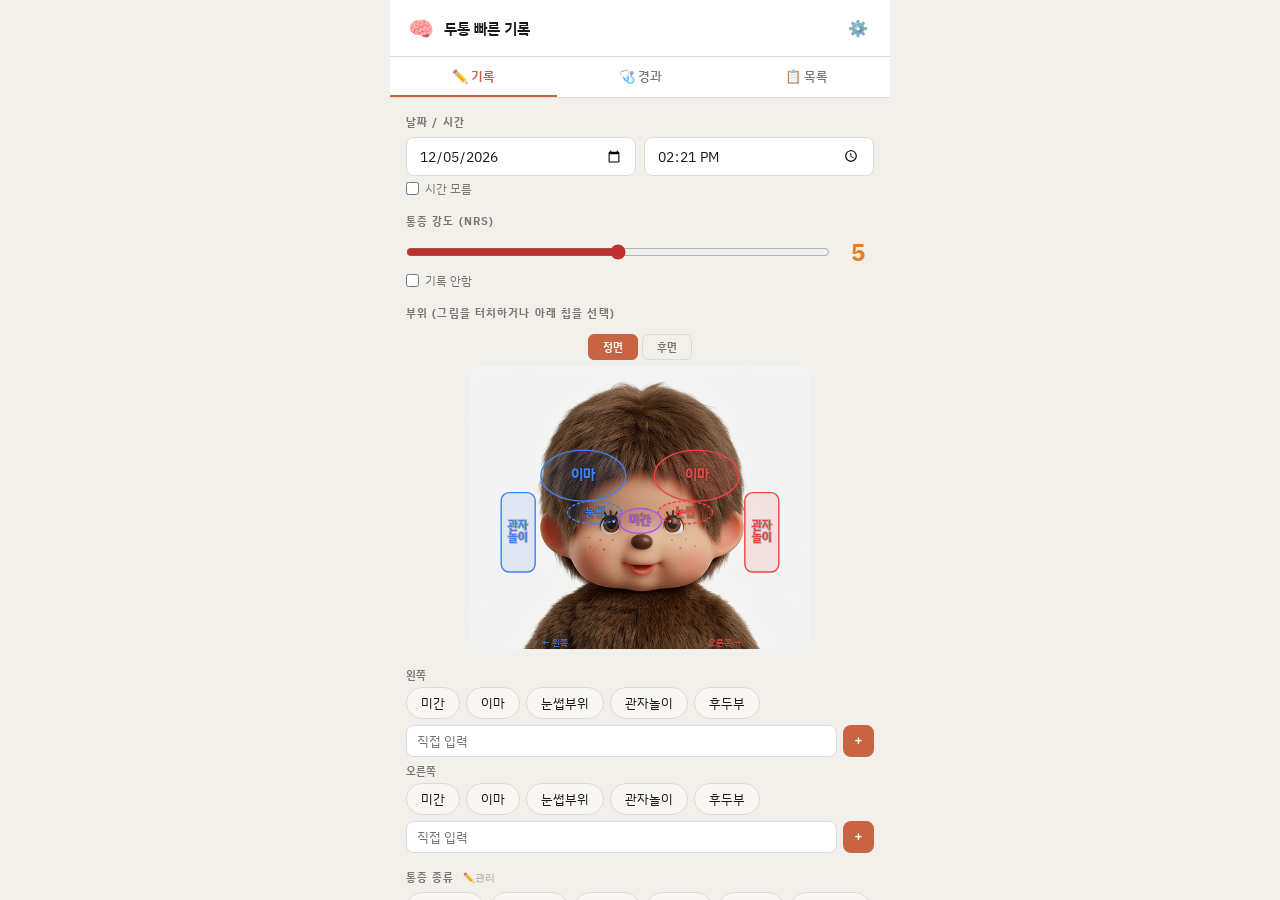
<file: quick/index.html>
<!DOCTYPE html>
<html lang="ko">
<head>
<meta charset="UTF-8">
<meta name="viewport" content="width=device-width,initial-scale=1,maximum-scale=1,user-scalable=no">
<meta name="mobile-web-app-capable" content="yes">
<meta name="apple-mobile-web-app-status-bar-style" content="black-translucent">
<meta name="theme-color" content="#c96442">
<title>🧠 두통 빠른 기록</title>
<link rel="manifest" href="manifest.json">
<link rel="icon" type="image/png" sizes="192x192" href="../icons/icon-192.png">
<link href="https://fonts.googleapis.com/css2?family=IBM+Plex+Sans+KR:wght@300;400;500;600;700&family=IBM+Plex+Mono:wght@400;500&display=swap" rel="stylesheet">
<style>
*,*::before,*::after{box-sizing:border-box;margin:0;padding:0}
:root{
  --bg:#f2f0eb;--sf:#fff;--sf2:#f9f7f4;
  --bd:#e0dbd2;--bd2:#d0c9be;
  --ink:#1a1917;--mu:#7a7672;--mu2:#a09b96;
  --ac:#c96442;--gr:#2d6a4f;--re:#c03030;
  --font:'IBM Plex Sans KR',sans-serif;
  --mono:'IBM Plex Mono',monospace;
}
@media(prefers-color-scheme:dark){
  :root{
    --bg:#0f1118;--sf:#1a1d28;--sf2:#22262f;
    --bd:#2a2e3a;--bd2:#353a48;
    --ink:#e4e2dd;--mu:#8a8682;--mu2:#5a5854;
    --ac:#e07a55;--gr:#4a9a7a;--re:#e05050;
  }
}
html,body{height:100%;overflow:hidden}
body{font-family:var(--font);background:var(--bg);color:var(--ink);font-size:14px}
.app{height:100%;display:flex;flex-direction:column;overflow:hidden;max-width:500px;margin:0 auto}
.header{background:var(--sf);border-bottom:1.5px solid var(--bd);padding:14px 18px;display:flex;align-items:center;gap:10px;flex-shrink:0}
.header-icon{font-size:1.3rem}
.header-title{font-size:.95rem;font-weight:600;flex:1}
.header-count{font-size:.7rem;font-family:var(--mono);background:var(--ac);color:#fff;padding:2px 8px;border-radius:10px}
.tabs{display:flex;border-bottom:1.5px solid var(--bd);background:var(--sf);flex-shrink:0}
.tab{flex:1;padding:10px;text-align:center;font-size:.82rem;font-weight:500;cursor:pointer;border:none;background:none;color:var(--mu);font-family:var(--font);transition:all .15s;border-bottom:2px solid transparent}
.tab.active{color:var(--ac);border-bottom-color:var(--ac);font-weight:600}
.body{flex:1;overflow-y:auto;padding:16px;-webkit-overflow-scrolling:touch}

/* Form */
.section{margin-bottom:16px}
.section-title{font-size:.7rem;font-weight:700;letter-spacing:.1em;text-transform:uppercase;color:var(--mu);margin-bottom:7px}
.row{display:flex;gap:8px;align-items:center}
.input{border:1.5px solid var(--bd);border-radius:8px;padding:8px 12px;font-family:var(--font);font-size:.85rem;outline:none;background:var(--sf);color:var(--ink);width:100%}
.input:focus{border-color:var(--ac)}
.input-sm{width:auto;flex:1}

/* NRS */
.nrs-wrap{display:flex;align-items:center;gap:12px}
.nrs-wrap input[type=range]{flex:1;accent-color:var(--re);height:28px}
.nrs-val{font-size:1.5rem;font-weight:700;min-width:32px;text-align:center}
.nrs-skip{display:flex;align-items:center;gap:6px;font-size:.78rem;color:var(--mu);margin-top:4px}
.nrs-skip input{accent-color:var(--ac)}

/* Chips */
.chips{display:flex;flex-wrap:wrap;gap:6px}
.chip{padding:6px 14px;border-radius:20px;border:1.5px solid var(--bd);font-size:.82rem;cursor:pointer;transition:all .15s;user-select:none;background:var(--sf2);-webkit-tap-highlight-color:transparent}
.chip:active{transform:scale(.96)}
.chip.sel{font-weight:600;color:#fff}
.chip.sel-left{background:#3b82f6;border-color:#3b82f6}
.chip.sel-right{background:#ef4444;border-color:#ef4444}
.chip.sel-sym{background:#8b5cf6;border-color:#8b5cf6}
.chip.sel-med{background:#f59e0b;border-color:#f59e0b;color:var(--ink)}
.chip.sel-tx{background:#10b981;border-color:#10b981}
.chip.sel-trigger{background:#92400e;border-color:#92400e}
.chip.sel-pain{background:#ec4899;border-color:#ec4899}
.other-row{display:flex;gap:6px;margin-top:6px}
.other-input{flex:1;border:1.5px solid var(--bd);border-radius:8px;padding:6px 10px;font-family:var(--font);font-size:.8rem;outline:none;background:var(--sf);color:var(--ink)}
.other-input:focus{border-color:var(--ac)}
.btn-other-add{background:var(--ac);color:#fff;border:none;border-radius:8px;padding:6px 12px;font-size:.78rem;font-weight:600;cursor:pointer;white-space:nowrap}

.memo{width:100%;border:1.5px solid var(--bd);border-radius:8px;padding:8px 12px;font-family:var(--font);font-size:.85rem;resize:none;outline:none;background:var(--sf2);color:var(--ink);min-height:60px}
.memo:focus{border-color:var(--ac)}

.btn-save{width:100%;background:var(--ac);color:#fff;border:none;border-radius:10px;padding:14px;font-size:.95rem;font-weight:700;cursor:pointer;font-family:var(--font);transition:all .2s;margin-top:8px}
.btn-save:active{transform:scale(.98);background:#a8522e}

/* List */
.log-item{background:var(--sf);border:1.5px solid var(--bd);border-radius:9px;padding:12px 14px;margin-bottom:8px}
.log-item-head{display:flex;align-items:center;gap:8px;margin-bottom:6px}
.log-item-date{font-size:.72rem;font-family:var(--mono);color:var(--mu2)}
.log-item-nrs{font-size:.78rem;font-weight:700;padding:2px 8px;border-radius:4px;color:#fff}
.log-item-badge{font-size:.6rem;font-family:var(--mono);padding:2px 6px;border-radius:3px;margin-left:auto}
.log-item-badge.pending{background:#fff7ed;color:#c2410c}
.log-item-badge.synced{background:#f0fdf4;color:#15803d}
.log-item-tags{display:flex;flex-wrap:wrap;gap:4px;margin-bottom:4px}
.log-tag{font-size:.68rem;padding:2px 7px;border-radius:3px}
.log-tag-site{background:#eff6ff;color:#1d4ed8}
.log-tag-sym{background:#faf5ff;color:#7c3aed}
.log-tag-med{background:#fffbeb;color:#b45309}
.log-tag-tx{background:#f0fdf4;color:#15803d}
.log-tag-pain{background:#fce7f3;color:#9d174d}
.log-item-memo{font-size:.8rem;color:var(--mu);line-height:1.5;margin-top:4px}
.log-item-actions{display:flex;gap:8px;margin-top:8px;justify-content:flex-end}
.btn-sm{background:none;border:1px solid var(--bd);border-radius:6px;padding:4px 10px;font-size:.72rem;cursor:pointer;color:var(--mu);font-family:var(--font)}
.btn-sm:hover{border-color:var(--ac);color:var(--ac)}
.btn-sm.del:hover{border-color:var(--re);color:var(--re)}

.empty{text-align:center;color:var(--mu2);font-size:.85rem;padding:40px 20px;line-height:1.7}

/* Toast */
.toast{position:fixed;bottom:24px;left:50%;transform:translateX(-50%) translateY(80px);background:var(--ink);color:#fff;padding:10px 20px;border-radius:8px;font-size:.82rem;z-index:999;opacity:0;transition:all .3s;pointer-events:none;white-space:nowrap}
.toast.show{transform:translateX(-50%) translateY(0);opacity:1}

@media(prefers-color-scheme:dark){
  .log-item-badge.pending{background:#2a1a0a;color:#fb923c}
  .log-item-badge.synced{background:#0d2a1a;color:#4ade80}
  .log-tag-site{background:#1a2540;color:#60a5fa}
  .log-tag-sym{background:#1a0d2a;color:#a78bfa}
  .log-tag-med{background:#2a1a0a;color:#fbbf24}
  .log-tag-tx{background:#0d2a1a;color:#4ade80}
  .log-tag-pain{background:#2a0d1a;color:#f9a8d4}
}
/* Settings panel */
.settings-panel{display:none;padding:16px;background:var(--sf2);border:1.5px solid var(--bd);border-radius:10px;margin:16px}
.settings-panel.show{display:block}
.settings-label{font-size:.72rem;font-weight:600;color:var(--mu);margin-bottom:4px}
.settings-input{width:100%;border:1.5px solid var(--bd);border-radius:8px;padding:8px 12px;font-family:var(--font);font-size:.8rem;outline:none;background:var(--sf);color:var(--ink)}
.settings-input:focus{border-color:var(--ac)}
.settings-note{font-size:.68rem;color:var(--mu2);margin-top:4px;line-height:1.5}
.sync-status{font-size:.68rem;font-family:var(--font);padding:3px 8px;border-radius:4px;display:inline-block;margin-top:6px}
.sync-ok{background:#f0fdf4;color:#15803d}
.sync-fail{background:#fff0f0;color:#c03030}
.sync-ing{background:#eff6ff;color:#1d4ed8}
.btn-gear{background:none;border:none;font-size:1rem;cursor:pointer;padding:4px;-webkit-tap-highlight-color:transparent}
</style>
</head>
<body>
<div class="app">
  <div class="header">
    <span class="header-icon">🧠</span>
    <span class="header-title">두통 빠른 기록</span>
    <span class="header-count" id="pending-count" style="display:none"></span>
    <button class="btn-gear" onclick="toggleSettings()">⚙️</button>
  </div>
  <div class="settings-panel" id="settings-panel">
    <div class="settings-label">클라우드 동기화 URL</div>
    <input class="settings-input" id="sync-url-input" placeholder="Google Apps Script 배포 URL 붙여넣기"
      onchange="saveSyncUrl(this.value)">
    <div class="settings-note">기록 저장 시 클라우드에 자동 업로드됩니다. 다른 기기에서도 확인 가능.</div>
    <div id="sync-indicator" style="font-size:.7rem;margin-top:4px"></div>
    <div id="sync-status"></div>
    <div style="display:flex;gap:8px;margin-top:10px">
      <button class="btn-sm" onclick="testSyncUrl()">연결 테스트</button>
      <button class="btn-sm" onclick="syncAllToCloud()">전체 업로드</button>
    </div>
    <div style="border-top:1px solid var(--bd);margin-top:12px;padding-top:12px">
      <div class="settings-label">🔔 ntfy 알림 토픽</div>
      <div style="display:flex;gap:8px;margin-bottom:6px">
        <div style="flex:1">
          <div style="font-size:.62rem;color:var(--mu2);margin-bottom:2px">붕쌤 (즉시 알림)</div>
          <input class="settings-input" id="ntfy-bung-input" placeholder="붕쌤 ntfy 토픽"
            onchange="setAppSetting('ntfyBung',this.value.trim());syncNtfyConfig()">
        </div>
        <div style="flex:1">
          <div style="font-size:.62rem;color:var(--mu2);margin-bottom:2px">오랑이 (경과 알림)</div>
          <input class="settings-input" id="ntfy-orangi-input" placeholder="오랑이 ntfy 토픽"
            onchange="setAppSetting('ntfyOrangi',this.value.trim());syncNtfyConfig()">
        </div>
      </div>
      <div class="settings-note">기록 저장 시 붕쌤에게 즉시 알림, 오랑이에게 경과 확인 알림을 보냅니다.</div>
      <div style="margin-top:8px;display:flex;align-items:center;gap:6px">
        <span style="font-size:.72rem;color:var(--mu)">기본 경과 알림:</span>
        <input type="number" class="settings-input" id="ntfy-delay-input" style="width:60px;text-align:center" min="10" max="480" value="120"
          onchange="setAppSetting('outcomeDelay',this.value);syncNtfyConfig()">
        <span style="font-size:.72rem;color:var(--mu)">분 후</span>
      </div>
      <div style="margin-top:6px;display:flex;align-items:center;gap:6px">
        <span style="font-size:.72rem;color:var(--mu)">💊 약물 복용 알림:</span>
        <select id="ntfy-med-delay-input" class="settings-input" style="width:80px;text-align:center"
          onchange="setAppSetting('medReminderDelay',this.value);syncNtfyConfig()">
          <option value="0">끄기</option>
          <option value="15">15분</option>
          <option value="30">30분</option>
          <option value="60">1시간</option>
          <option value="90">1시간30분</option>
          <option value="120">2시간</option>
        </select>
        <span style="font-size:.68rem;color:var(--mu2)">약 미입력 시</span>
      </div>
    </div>
  </div>
  <div class="tabs">
    <button class="tab active" onclick="switchTab('form')">✏️ 기록</button>
    <button class="tab" onclick="switchTab('outcome')">🩺 경과</button>
    <button class="tab" onclick="switchTab('list')">📋 목록</button>
  </div>
  <div class="body" id="tab-form">
    <!-- form is rendered by JS -->
  </div>
  <div class="body" id="tab-outcome" style="display:none">
  </div>
  <div class="body" id="tab-list" style="display:none">
  </div>
</div>
<div class="toast" id="toast"></div>
<div id="q-modal-overlay" style="display:none;position:fixed;inset:0;background:rgba(0,0,0,.45);z-index:999;justify-content:center;align-items:center" onclick="if(event.target===this)this.style.display='none'">
  <div id="q-modal-content" style="background:var(--sf);border-radius:14px;padding:16px;max-width:360px;width:90%;max-height:80vh;overflow-y:auto;box-shadow:0 8px 32px rgba(0,0,0,.3)"></div>
</div>

<script src="../js/storage.js"></script>
<script>
'use strict';

// ── Config (matches orangi-migraine logConfig) ──
const SITES = {
  left: ['미간','이마','눈썹부위','관자놀이','후두부'],
  right: ['미간','이마','눈썹부위','관자놀이','후두부']
};
const SYMPTOMS = ['구역','어지러움','손발저림','빛과민','소리과민','식은땀','심계항진','실신전조'];
const PAIN_TYPES = ['욱신거림','쥐어짜는','찌르는','묵직한','쑤시는','타는 듯한','전기 오는 듯한'];
const MEDS = ['AAP 500mg','Loxoprofen','타 NSAID','Metoclopramide'];
const TREATMENTS = ['GON block','LON block','SPG block'];
const TRIGGERS = ['수면부족','과수면','수면분절','공복','불규칙식사','카페인','알코올','스트레스','피로','강한빛','소음','냄새','운동후','긴장/자세','생리전후','날씨변화'];

const LS_KEY = 'om_quick_logs';

// ── 커스텀 칩 영구 저장 (메인 앱과 키 공유 → Drive 동기화) ──
const _QC_KEY_MAP={
  'med':'om_custom_meds_orangi-migraine','sym':'om_custom_syms_orangi-migraine',
  'tx':'om_custom_tx_orangi-migraine','pain':'om_custom_pain_orangi-migraine',
  'trigger':'om_custom_triggers_orangi-migraine',
  'site-left':'om_custom_sites_left_orangi-migraine','site-right':'om_custom_sites_right_orangi-migraine'
};
function getCustom(key) {
  const mk=_QC_KEY_MAP[key];
  // 메인 앱 키에서 먼저 읽고, 없으면 구 키(om_qc_)도 병합
  try {
    const main=mk?_storageGetJSON(mk,[]):[];
    const old=_storageGetJSON('om_qc_'+key,[]);
    if(old.length&&mk) { const merged=[...new Set([...main,...old])]; _storageSetJSON(mk,merged); _storageRemove('om_qc_'+key); return merged; }
    return main.length?main:old;
  } catch { return []; }
}
function saveCustom(key, arr) {
  const mk=_QC_KEY_MAP[key];
  if(mk) _storageSetJSON(mk,arr);
  else _storageSetJSON('om_qc_'+key,arr);
  // 클라우드에도 커스텀 항목 동기화
  syncCustomsToCloud();
}
function getAllCustoms() {
  const result={};
  Object.keys(_QC_KEY_MAP).forEach(k=>{result[k]=getCustom(k);});
  // ntfy 토픽도 포함 (기기간 공유)
  const nb=getAppSetting('ntfyBung');if(nb) result._ntfy_bung=nb;
  const no=getAppSetting('ntfyOrangi');if(no) result._ntfy_orangi=no;
  return result;
}
function setAllCustoms(obj) {
  if(!obj) return;
  // ntfy 토픽 복원
  if(obj._ntfy_bung&&!getAppSetting('ntfyBung')) setAppSetting('ntfyBung',obj._ntfy_bung);
  if(obj._ntfy_orangi&&!getAppSetting('ntfyOrangi')) setAppSetting('ntfyOrangi',obj._ntfy_orangi);
  // 커스텀 칩 복원
  Object.entries(obj).forEach(([k,arr])=>{
    if(k.startsWith('_')) return; // skip settings keys
    if(!Array.isArray(arr)||!arr.length) return;
    const existing=getCustom(k);
    const merged=[...new Set([...existing,...arr])];
    const mk=_QC_KEY_MAP[k];
    if(mk) _storageSetJSON(mk, merged);
    else _storageSetJSON('om_qc_'+k,merged);
  });
}
let _customSyncTimer=null;
function syncCustomsToCloud() {
  clearTimeout(_customSyncTimer);
  _customSyncTimer=setTimeout(async()=>{
    const url=getSyncUrl();if(!url) return;
    try{await fetch(url,{method:'POST',headers:{'Content-Type':'text/plain'},
      body:JSON.stringify({action:'saveCustoms',customs:getAllCustoms()}),redirect:'follow'});}catch(e){}
  },500);
}

// ── 메인앱↔quick 양방향 커스텀 항목 동기화 ──
function _syncCustomsFromMain(){
  // 메인앱에서 추가된 항목을 localStorage에서 읽어 머지
  // (같은 origin이므로 localStorage 공유)
  const labels={'med':'약물','sym':'증상','tx':'치료','pain':'통증종류','trigger':'트리거','site-left':'부위(왼)','site-right':'부위(오)'};
  const newItems=[];
  Object.keys(_QC_KEY_MAP).forEach(k=>{
    const mk=_QC_KEY_MAP[k];
    try{
      const items=_storageGetJSON(mk,[]);
      const current=getCustom(k);
      const added=items.filter(i=>!current.includes(i));
      if(added.length) newItems.push({key:k,label:labels[k]||k,items:added});
    }catch(e){}
  });
  if(newItems.length){
    const msg=newItems.map(n=>`${n.label}: ${n.items.join(', ')}`).join('\n');
    showToast('🔄 메인앱에서 '+newItems.reduce((s,n)=>s+n.items.length,0)+'개 항목 동기화됨');
  }
}

// ── 식약처 약 검색 API (메인앱과 동일) ──
const _DRUG_API_URL='https://apis.data.go.kr/1471000/DrugPrdtPrmsnInfoService07/getDrugPrdtPrmsnInq07';
const _DRUG_API_KEY='e2e1a2277cd6d60badb822ca35b3a1147b0d13dacec0f374b8684b85af4dac78';
const _drugCache={};
async function searchDrugAPI(query){
  if(query.length<2) return [];
  if(_drugCache[query]) return _drugCache[query];
  const results=[];
  try{
    const url=`${_DRUG_API_URL}?serviceKey=${_DRUG_API_KEY}&item_name=${encodeURIComponent(query)}&type=json&numOfRows=10`;
    const r=await fetch(url,{signal:AbortSignal.timeout(3000)});
    if(r.ok){const d=await r.json();(d?.body?.items||[]).forEach(item=>{if(item.ITEM_NAME)results.push(item.ITEM_NAME);});}
  }catch(e){}
  const unique=[...new Set(results)].slice(0,12);
  _drugCache[query]=unique;
  return unique;
}

let _drugSearchTimer=null;
function setupDrugAutocomplete(inputId){
  const input=document.getElementById(inputId);if(!input||input._acSetup) return;
  input._acSetup=true;
  const dlId=inputId+'-dl';
  let dl=document.getElementById(dlId);
  if(!dl){dl=document.createElement('datalist');dl.id=dlId;document.body.appendChild(dl);}
  input.setAttribute('list',dlId);
  const allMeds=[...MEDS,...getCustom('med')];
  input.addEventListener('input',function(){
    const q=input.value.toLowerCase().trim();
    if(q.length<1){dl.innerHTML='';return;}
    const local=allMeds.filter(m=>m.toLowerCase().includes(q)).slice(0,8);
    dl.innerHTML=local.map(m=>`<option value="${esc(m)}">`).join('');
    if(q.length>=2){
      clearTimeout(_drugSearchTimer);
      _drugSearchTimer=setTimeout(async()=>{
        const api=await searchDrugAPI(q);
        if(api.length){
          const combined=[...new Set([...local,...api])].slice(0,15);
          dl.innerHTML=combined.map(m=>`<option value="${esc(m)}">`).join('');
        }
      },300);
    }
  });
}

// ── 설정(ntfy 등)을 quickLogs 안에 특수 항목으로 저장 → 기존 클라우드 동기화로 기기간 공유 ──
const _CONFIG_ID='_quick_config';
function getQuickConfig(){
  const logs=getQuickLogs();
  return logs.find(l=>l.id===_CONFIG_ID)||{};
}
function saveQuickConfig(cfg){
  const logs=getQuickLogs();
  const idx=logs.findIndex(l=>l.id===_CONFIG_ID);
  const entry={...cfg,id:_CONFIG_ID,_type:'config'};
  if(idx>=0) logs[idx]=entry; else logs.push(entry);
  saveQuickLogs(logs);
  return entry;
}
function applyQuickConfig(){
  const cfg=getQuickConfig();
  // 클라우드 → localStorage 복원 (클라우드가 진실)
  if(cfg.ntfy_bung) setAppSetting('ntfyBung',cfg.ntfy_bung);
  if(cfg.ntfy_orangi) setAppSetting('ntfyOrangi',cfg.ntfy_orangi);
  if(cfg.outcome_delay) setAppSetting('outcomeDelay',cfg.outcome_delay);
  if(cfg.med_reminder_delay!==undefined) setAppSetting('medReminderDelay',String(cfg.med_reminder_delay));
}
function syncNtfyConfig(){
  const nb=getAppSetting('ntfyBung')||'';
  const no=getAppSetting('ntfyOrangi')||'';
  const od=getAppSetting('outcomeDelay')||'120';
  const md=getAppSetting('medReminderDelay')||'30';
  const entry=saveQuickConfig({ntfy_bung:nb,ntfy_orangi:no,outcome_delay:od,med_reminder_delay:md});
  cloudSave([entry]);
}

// ── Helpers ──
function kstNow() {
  const d = new Date(Date.now() + 9*3600000);
  return { date: d.toISOString().slice(0,10), time: d.toISOString().slice(11,16) };
}

// 날씨 자동 수집 (메인앱과 동일)
async function fetchWeather(){
  const key=getAppSetting('weatherKey')||'';
  if(!key) return null;
  try{
    const r=await fetch(`https://api.openweathermap.org/data/2.5/weather?lat=37.5326&lon=127.1378&appid=${key}&units=metric&lang=kr`,{signal:AbortSignal.timeout(2000)});
    if(!r.ok) return null;
    const d=await r.json();
    return{temp:Math.round(d.main.temp*10)/10,humidity:d.main.humidity,pressure:d.main.pressure,condition:d.weather?.[0]?.description||''};
  }catch(e){return null;}
}

// ── 편두통 일기예보 (메인앱 renderMigraineForecast 포팅) ──
function renderQuickForecast() {
  const logs = getQuickEntries();
  const nrsLogs = logs.filter(l => l.nrs >= 0 && l.datetime);
  if (nrsLogs.length < 14) return ''; // 최소 2주 데이터

  const now = kstNow();
  const today = now.date;
  const d = new Date(Date.now() + 9*3600000);
  const dow = d.getUTCDay();
  const factors = [];
  const details = [];
  let riskScore = 0;
  const allAvg = nrsLogs.reduce((s,l) => s + l.nrs, 0) / nrsLogs.length;
  const dowName = ['일','월','화','수','목','금','토'][dow];

  // 1) 요일 패턴
  const sameDow = nrsLogs.filter(l => {
    const ld = new Date(l.datetime.slice(0,10) + 'T00:00:00Z');
    return ld.getUTCDay() === dow;
  });
  if (sameDow.length >= 3) {
    const avg = sameDow.reduce((s,l) => s + l.nrs, 0) / sameDow.length;
    if (avg > allAvg + 1) { riskScore += 20; factors.push(`📅 ${dowName}요일 평균 NRS ${avg.toFixed(1)} (전체 ${allAvg.toFixed(1)})`);
      details.push({title:'📅 요일 패턴',score:20,desc:`${dowName}요일 ${sameDow.length}건의 평균 NRS ${avg.toFixed(1)}로, 전체 평균 ${allAvg.toFixed(1)}보다 ${(avg-allAvg).toFixed(1)} 높습니다.`}); }
    else if (avg > allAvg) { riskScore += 8; details.push({title:'📅 요일 패턴',score:8,desc:`${dowName}요일 평균 NRS ${avg.toFixed(1)}로 전체 평균(${allAvg.toFixed(1)})보다 약간 높으나 유의미한 차이는 아닙니다.`}); }
  }

  // 2) 최근 3일 패턴
  const recent3 = nrsLogs.filter(l => {
    const ld = l.datetime.slice(0,10);
    const diff = Math.round((new Date(today+'T00:00:00') - new Date(ld+'T00:00:00')) / 86400000);
    return diff >= 0 && diff <= 3;
  });
  if (recent3.length) {
    const avg3 = recent3.reduce((s,l) => s + l.nrs, 0) / recent3.length;
    const r3Dates = recent3.map(l=>l.datetime.slice(5,10)+':NRS'+l.nrs).join(', ');
    if (avg3 >= 6) { riskScore += 25; factors.push(`🔥 최근 3일 평균 NRS ${avg3.toFixed(1)} — 고통 지속 중`);
      details.push({title:'🔥 최근 3일 추세',score:25,desc:`최근 3일간 ${recent3.length}건의 평균 NRS ${avg3.toFixed(1)}. 연속 고통은 다음날에도 이어질 가능성 높음.\n${r3Dates}`}); }
    else if (avg3 >= 4) { riskScore += 12; factors.push(`⚠️ 최근 3일 평균 NRS ${avg3.toFixed(1)}`);
      details.push({title:'⚠️ 최근 3일 추세',score:12,desc:`최근 3일 평균 NRS ${avg3.toFixed(1)}로 중간 수준 통증 지속.\n${r3Dates}`}); }
  }

  // 3) 최근 7일 트리거
  const recent7 = nrsLogs.filter(l => {
    const ld = l.datetime.slice(0,10);
    const diff = Math.round((new Date(today+'T00:00:00') - new Date(ld+'T00:00:00')) / 86400000);
    return diff >= 0 && diff <= 7;
  });
  const activeTriggers = new Set(recent7.flatMap(l => l.triggers || []));
  const highRiskTriggers = ['수면부족','수면분절','스트레스','생리전후','피로'];
  const activeHigh = highRiskTriggers.filter(t => activeTriggers.has(t));
  if (activeHigh.length >= 2) { riskScore += 20; factors.push(`⚡ 고위험 트리거 활성: ${activeHigh.join(', ')}`);
    details.push({title:'⚡ 고위험 트리거',score:20,desc:`최근 7일 기록에서 고위험 트리거 ${activeHigh.length}개 활성: ${activeHigh.join(', ')}`}); }
  else if (activeHigh.length === 1) { riskScore += 10; factors.push(`⚡ 트리거 활성: ${activeHigh[0]}`);
    details.push({title:'⚡ 트리거',score:10,desc:`최근 7일 기록에서 '${activeHigh[0]}' 트리거 활성.`}); }

  // 4) 날씨 (저기압)
  const withWeather = [...nrsLogs].reverse().find(l => l.weather?.pressure);
  const cachedP = withWeather?.weather?.pressure;
  if (cachedP) {
    if (cachedP < 1005) { riskScore += 20; factors.push(`🌧 저기압 ${cachedP}hPa (기압 민감)`);
      details.push({title:'🌧 저기압',score:20,desc:`기압 ${cachedP}hPa로 매우 낮음 (기준: 1013hPa). 저기압은 혈관 확장→편두통 악화 가능.`}); }
    else if (cachedP < 1010) { riskScore += 10; factors.push(`☁️ 기압 ${cachedP}hPa (약간 낮음)`);
      details.push({title:'☁️ 기압',score:10,desc:`기압 ${cachedP}hPa로 약간 낮음. 기압 민감 시 소폭 위험 상승.`}); }
  }

  // 실시간 날씨 비동기 업데이트
  if (window._qForecastTimer) clearTimeout(window._qForecastTimer);
  window._qForecastTimer = setTimeout(async () => {
    try {
      const w = await Promise.race([fetchWeather(), new Promise(r => setTimeout(() => r(null), 3000))]);
      if (!w?.pressure) return;
      const el = document.getElementById('quick-forecast-weather');
      if (el) el.innerHTML = `🌡 현재 ${w.temp}° ${w.condition} ${w.pressure}hPa ${w.humidity}%`;
    } catch(e) {}
  }, 100);

  // 점수 정규화 (0~100)
  riskScore = Math.min(100, riskScore);

  // 위험도 레벨 (다크모드 대응)
  const isDark = window.matchMedia && window.matchMedia('(prefers-color-scheme:dark)').matches;
  let level, emoji, color, bg;
  if (riskScore >= 60) { level='높음'; emoji='🌩️'; color='#ef4444'; bg=isDark?'linear-gradient(135deg,#2a1010,#3a1515)':'linear-gradient(135deg,#fef2f2,#fee2e2)'; }
  else if (riskScore >= 35) { level='보통'; emoji='⛅'; color=isDark?'#fbbf24':'#f59e0b'; bg=isDark?'linear-gradient(135deg,#2a2010,#3a2a15)':'linear-gradient(135deg,#fffbeb,#fef3c7)'; }
  else { level='낮음'; emoji='☀️'; color='#10b981'; bg=isDark?'linear-gradient(135deg,#0d2a1a,#153a20)':'linear-gradient(135deg,#f0fdf4,#dcfce7)'; }

  const factorHtml = factors.length
    ? factors.map(f => `<div style="font-size:.7rem;color:var(--mu);padding:2px 0">• ${f}</div>`).join('')
    : '<div style="font-size:.7rem;color:var(--mu2)">특별한 위험 요인 없음</div>';

  const gauge = `<div style="position:relative;height:8px;background:var(--bd);border-radius:4px;overflow:hidden;margin:8px 0">
    <div style="width:${riskScore}%;height:100%;background:${color};border-radius:4px;transition:width .5s"></div>
  </div>`;

  // 상세 근거 (접기/펼치기)
  let detailHtml = '';
  if (details.length) {
    detailHtml = `<div id="qf-detail" style="display:none;margin-top:8px;padding-top:8px;border-top:1px solid ${color}30">
      <div style="font-size:.65rem;color:var(--mu);margin-bottom:6px">분석 데이터: ${nrsLogs.length}건 · 전체 평균 NRS: ${allAvg.toFixed(1)}</div>
      ${details.map(dd => `<div style="padding:6px 8px;margin-bottom:4px;background:var(--sf);border-radius:6px;border-left:3px solid ${dd.score>=20?'#ef4444':dd.score>=10?'#f59e0b':'#10b981'}">
        <div style="display:flex;justify-content:space-between"><span style="font-size:.72rem;font-weight:600">${dd.title}</span><span style="font-size:.65rem;font-weight:700;color:${dd.score>=20?'#ef4444':dd.score>=10?'#f59e0b':'#10b981'}">+${dd.score}점</span></div>
        <div style="font-size:.65rem;color:var(--mu);line-height:1.5;margin-top:2px;white-space:pre-line">${esc(dd.desc)}</div>
      </div>`).join('')}
      <div style="font-size:.58rem;color:var(--mu2);line-height:1.5;margin-top:6px;padding:6px;background:var(--sf);border-radius:4px"><b>산출 기준</b>: 요일패턴(+20) · 3일추세(+25) · 고위험트리거(+20) · 저기압(+20) · 생리주기(+15)</div>
    </div>`;
  }

  return `<div style="background:${bg};border:1.5px solid ${color}30;border-radius:12px;padding:14px;margin-bottom:16px;cursor:pointer" onclick="var d=document.getElementById('qf-detail');if(d)d.style.display=d.style.display==='none'?'block':'none'">
    <div style="display:flex;align-items:center;gap:10px;margin-bottom:6px">
      <span style="font-size:1.8rem">${emoji}</span>
      <div>
        <div style="font-size:.82rem;font-weight:700;color:${color}">오늘의 편두통 일기예보</div>
        <div style="font-size:.68rem;color:var(--mu)">위험도 <b>${riskScore}점</b> · ${level}</div>
      </div>
      <span style="margin-left:auto;font-size:.55rem;color:var(--mu2)">탭→근거</span>
    </div>
    ${gauge}
    ${factorHtml}
    <div id="quick-forecast-weather" style="font-size:.65rem;color:var(--mu2);margin-top:6px"></div>
    ${detailHtml}
  </div>`;
}

function esc(s) {
  return String(s).replace(/&/g,'&amp;').replace(/</g,'&lt;').replace(/>/g,'&gt;').replace(/"/g,'&quot;').replace(/'/g,'&#39;');
}

function getQuickLogs() {
  try { return _storageGetJSON(LS_KEY,[]); }
  catch { return []; }
}
// 기록만 반환 (설정 항목 제외)
function getQuickEntries() {
  return getQuickLogs().filter(l=>l._type!=='config');
}

// v9.0 부위명 마이그레이션
(function migrateSiteNames(){
  if(_storageGet('om_site_migrated')) return;
  const logs=getQuickLogs();
  const renames={'미간':'이마','눈썹위':'눈썹부위'};
  let changed=false;
  logs.forEach(l=>{
    if(!l.sites?.length) return;
    l.sites=l.sites.map(s=>{
      for(const [from,to] of Object.entries(renames)){
        if(s.includes(from)){changed=true;return s.replace(from,to);}
      }
      return s;
    });
  });
  if(changed) _storageSetJSON(LS_KEY,logs);
  _storageSet('om_site_migrated','1');
})();

// 커스텀 항목 자동 복구: 기록에 쓰인 항목 중 기본 목록에 없는 것을 커스텀에 추가
// (기기 변경, 캐시 삭제, iOS 7일 정책 등으로 커스텀 목록 유실 시 자동 복원)
(function recoverCustomsFromLogs(){
  const logs=getQuickLogs();
  if(!logs.length) return;
  const sets={med:new Set(MEDS),sym:new Set(SYMPTOMS),tx:new Set(TREATMENTS),pain:new Set(PAIN_TYPES),trigger:new Set(TRIGGERS)};
  const siteL=new Set(SITES.left||[]),siteR=new Set(SITES.right||[]);
  const found={med:new Set(),sym:new Set(),tx:new Set(),pain:new Set(),trigger:new Set(),'site-left':new Set(),'site-right':new Set()};
  logs.forEach(l=>{
    (l.meds||[]).forEach(v=>{if(!sets.med.has(v))found.med.add(v);});
    (l.symptoms||[]).forEach(v=>{if(!sets.sym.has(v))found.sym.add(v);});
    (l.treatments||[]).forEach(v=>{if(!sets.tx.has(v))found.tx.add(v);});
    (l.painType||[]).forEach(v=>{if(!sets.pain.has(v))found.pain.add(v);});
    (l.triggers||[]).forEach(v=>{if(!sets.trigger.has(v))found.trigger.add(v);});
    (l.sites||[]).forEach(s=>{
      const m=s.match(/^(왼쪽|오른쪽)\s+(.+)$/);
      if(!m) return;
      const side=m[1]==='왼쪽'?'left':'right';
      const name=m[2];
      if(side==='left'&&!siteL.has(name)) found['site-left'].add(name);
      if(side==='right'&&!siteR.has(name)) found['site-right'].add(name);
    });
  });
  Object.entries(found).forEach(([key,vals])=>{
    if(!vals.size) return;
    const customs=getCustom(key);
    let changed=false;
    vals.forEach(v=>{if(!customs.includes(v)){customs.push(v);changed=true;}});
    if(changed) saveCustom(key,customs);
  });
})();

function saveQuickLogs(logs) {
  _storageSetJSON(LS_KEY,logs);
  updatePendingCount();
}

function nrsColor(n) {
  if (n <= 3) return '#2d8a5a';
  if (n <= 6) return '#e67e22';
  return '#c03030';
}

function showToast(msg, dur) {
  const t = document.getElementById('toast');
  t.textContent = msg;
  t.classList.add('show');
  clearTimeout(t._tid);
  t._tid = setTimeout(() => t.classList.remove('show'), dur || 2500);
}

function updatePendingCount() {
  const logs = getQuickEntries();
  const pending = logs.filter(l => !l.synced).length;
  const el = document.getElementById('pending-count');
  if (pending > 0) {
    el.textContent = pending + '건 미반영';
    el.style.display = '';
  } else {
    el.style.display = 'none';
  }
}

// ── Tab switching ──
function switchTab(tab) {
  document.querySelectorAll('.tab').forEach((t,i) => {
    t.classList.toggle('active', (tab==='form'&&i===0)||(tab==='outcome'&&i===1)||(tab==='list'&&i===2));
  });
  document.getElementById('tab-form').style.display = tab==='form' ? '' : 'none';
  document.getElementById('tab-outcome').style.display = tab==='outcome' ? '' : 'none';
  document.getElementById('tab-list').style.display = tab==='list' ? '' : 'none';
  if (tab==='list') renderList();
  if (tab==='outcome') renderOutcomeTab();
}

// ── 약물 수량 + 24시간 경고 시스템 ──
const _medQty = {}; // {medName: {qty:1, unit:'T'}}
// 제형별 단위 + 스텝 설정
const _MED_UNIT_CFG = {
  'T':{step:0.5,min:0.5,max:20},
  'C':{step:1,min:1,max:20},
  'mL':{step:1,min:1,max:100},
  '포':{step:1,min:1,max:10},
  '회':{step:1,min:1,max:10},
  '매':{step:1,min:1,max:5},
  '방울':{step:1,min:1,max:20},
  '개':{step:1,min:1,max:5},
  'puff':{step:1,min:1,max:10},
};
// 성분별 24시간 한도 (mg)
const _MED_INGREDIENT_LIMITS = {
  'acetaminophen': {maxMg:4000, warn:'간독성 위험', meds:{'AAP 500mg':500,'AAP 1000mg':1000}},
  'loxoprofen': {maxMg:180, warn:'위장관 부작용', meds:{'Loxoprofen':60}},
  'metoclopramide': {maxMg:30, warn:'추체외로 증상', meds:{'Metoclopramide':10}},
};

function _getMedUnit(name){
  if(/건조시럽/.test(name)) return '포';
  if(/시럽|액$|액\s|용액|현탁|리퀴드/.test(name)) return 'mL';
  if(/주사|주$|앰플|앰퓰|바이알|inj/i.test(name)) return '회';
  if(/캡슐|캡$|cap/i.test(name)) return 'C';
  if(/패치|첩부/.test(name)) return '매';
  if(/크림|연고|겔$|겔\s|로션|외용/.test(name)) return '회';
  if(/스프레이|흡입|네뷸/.test(name)) return 'puff';
  if(/점안|점비|점이|안약/.test(name)) return '방울';
  if(/좌약|좌제|좌$/.test(name)) return '개';
  return 'T';
}

function _getOrInitQty(med){
  if(!_medQty[med]){
    const unit=_getMedUnit(med);
    _medQty[med]={qty:1, unit};
  }
  return _medQty[med];
}

function _adjMedQty(med, delta){
  const q=_getOrInitQty(med);
  const cfg=_MED_UNIT_CFG[q.unit]||_MED_UNIT_CFG['T'];
  const step=cfg.step;
  q.qty=Math.max(cfg.min, Math.min(cfg.max, q.qty+(delta>0?step:-step)));
  _renderMedQtyUI();
  _updateMedWarnings();
}

function _renderMedQtyUI(){
  const area=document.getElementById('med-qty-area'); if(!area) return;
  const selMeds=[];
  document.querySelectorAll('.chip.sel[data-group="med"]').forEach(el=>selMeds.push(el.dataset.val));
  if(!selMeds.length){area.innerHTML='';return;}
  area.innerHTML=selMeds.map(m=>{
    const q=_getOrInitQty(m);
    return `<div style="display:flex;align-items:center;gap:6px;padding:4px 0;font-size:.75rem">
      <span style="flex:1;color:var(--ink)">${esc(m)}</span>
      <button onclick="_adjMedQty('${esc(m).replace(/'/g,"\\'")}',-0.5)" style="width:26px;height:26px;border:1.5px solid var(--bd);border-radius:6px;background:var(--sf2);font-size:.8rem;cursor:pointer;color:var(--ink)">−</button>
      <span style="min-width:32px;text-align:center;font-weight:700;font-family:var(--mono)">${q.qty}</span>
      <button onclick="_adjMedQty('${esc(m).replace(/'/g,"\\'")}',0.5)" style="width:26px;height:26px;border:1.5px solid var(--bd);border-radius:6px;background:var(--sf2);font-size:.8rem;cursor:pointer;color:var(--ink)">+</button>
      <span style="font-size:.65rem;color:var(--mu);min-width:20px">${q.unit}</span>
    </div>`;
  }).join('');
}

function _updateMedWarnings(){
  const area=document.getElementById('med-warn-area'); if(!area) return;
  const selMeds=[];
  document.querySelectorAll('.chip.sel[data-group="med"]').forEach(el=>selMeds.push(el.dataset.val));
  if(!selMeds.length){area.innerHTML='';return;}

  // 선택 시간 기준 24시간 이내 기록 수집
  const dateVal=document.getElementById('q-date')?.value;
  const timeVal=document.getElementById('q-time')?.value||'00:00';
  const selDt=new Date(dateVal+'T'+timeVal);
  const logs=getQuickEntries();
  const recent24=logs.filter(l=>{
    if(!l.datetime||!l.meds?.length) return false;
    const dt=new Date(l.datetime);
    const diff=Math.abs(selDt-dt);
    return diff<24*3600000 && String(l.id)!==document.getElementById('q-edit-id')?.value;
  });

  // 성분별 누적 mg 계산
  const warnings=[];
  Object.entries(_MED_INGREDIENT_LIMITS).forEach(([ingr,limit])=>{
    let totalMg=0;
    // 기존 24시간 기록
    recent24.forEach(l=>{
      (l.meds||[]).forEach(m=>{
        const mgPer=limit.meds[m];
        if(mgPer){
          const prevQty=l.medsQty?.[m]?.qty||1;
          totalMg+=mgPer*prevQty;
        }
      });
    });
    // 현재 선택
    let currentMg=0;
    selMeds.forEach(m=>{
      const mgPer=limit.meds[m];
      if(mgPer){
        const q=_getOrInitQty(m);
        currentMg+=mgPer*q.qty;
      }
    });
    if(currentMg===0) return;
    const grandTotal=totalMg+currentMg;
    const pct=Math.round(grandTotal/limit.maxMg*100);
    if(pct>=80){
      const prevCount=recent24.reduce((s,l)=>{let c=0;(l.meds||[]).forEach(m=>{if(limit.meds[m])c+=(l.medsQty?.[m]?.qty||1);});return s+c;},0);
      warnings.push({ingr,totalMg:grandTotal,maxMg:limit.maxMg,pct,warn:limit.warn,
        detail:`24시간 이내 ${grandTotal}mg / ${limit.maxMg}mg (${pct}%)${prevCount?` — 이전 ${prevCount}T 복용`:''}`});
    }
  });

  if(!warnings.length){area.innerHTML='';return;}
  area.innerHTML=warnings.map(w=>
    `<div style="margin-top:6px;padding:8px 10px;border-radius:8px;background:${w.pct>=100?'#fee2e2':'#fffbeb'};border:1.5px solid ${w.pct>=100?'#fca5a5':'#fde68a'};font-size:.72rem">
      <div style="font-weight:700;color:${w.pct>=100?'#dc2626':'#b45309'}">⚠️ ${w.pct>=100?'과량 경고':'주의'}: ${w.detail}</div>
      <div style="font-size:.65rem;color:${w.pct>=100?'#991b1b':'#92400e'};margin-top:2px">${w.warn}</div>
    </div>`
  ).join('');
}

// ── Chip toggle ──
function toggleChip(el, cls) {
  el.classList.toggle('sel');
  el.classList.toggle(cls, el.classList.contains('sel'));
  // Sync head diagram if it's a site chip
  if(el.dataset.side) syncHeadDiagram();
  // 약물 칩 선택 변경 시 수량 UI + 경고 갱신
  if(el.dataset.group==='med') { _renderMedQtyUI(); _updateMedWarnings(); }
}

function addOtherChip(inputId, containerId, group, cls) {
  const input = document.getElementById(inputId);
  const val = input.value.trim();
  if (!val) return;
  const container = document.getElementById(containerId);
  const chip = document.createElement('span');
  chip.className = 'chip sel ' + cls;
  chip.dataset.val = val;
  chip.dataset.group = group;
  chip.textContent = val;
  chip.onclick = function() { toggleChip(this, cls); };
  container.appendChild(chip);
  input.value = '';
  // 커스텀 칩 영구 저장
  const customs = getCustom(group);
  if (!customs.includes(val)) { customs.push(val); saveCustom(group, customs); }
}

// ── Interactive Head Diagram ──
// SVG 영역 좌표 상수 (Gemini PR#136: 하드코딩 좌표 → 상수 추출)
const _SIDE_COLORS = {left:{rgb:'59,130,246',hex:'#3b82f6'},right:{rgb:'239,68,68',hex:'#ef4444'},both:{rgb:'168,85,247',hex:'#a855f7'}};
const _FRONT_REGIONS = [
  {id:'l-forehead', shape:'ellipse', cx:200,cy:190,rx:75,ry:45, side:'left', site:'이마', op:'.15', labels:[{x:200,y:196,fs:24,fw:700,t:'이마'}]},
  {id:'r-forehead', shape:'ellipse', cx:400,cy:190,rx:75,ry:45, side:'right', site:'이마', op:'.15', labels:[{x:400,y:196,fs:24,fw:700,t:'이마'}]},
  {id:'l-brow', shape:'ellipse', cx:220,cy:255,rx:48,ry:20, side:'left', site:'눈썹부위', op:'.15', sw:2, dash:true, labels:[{x:220,y:261,fs:19,fw:700,t:'눈썹'}]},
  {id:'r-brow', shape:'ellipse', cx:380,cy:255,rx:48,ry:20, side:'right', site:'눈썹부위', op:'.15', sw:2, dash:true, labels:[{x:380,y:261,fs:19,fw:700,t:'눈썹'}]},
  {id:'c-glabella', shape:'ellipse', cx:300,cy:270,rx:38,ry:22, side:'both', site:'미간', op:'.18', labels:[{x:300,y:276,fs:21,fw:500,t:'미간'}]},
  {id:'l-temple', shape:'rect', x:55,y:220,w:60,h:140,rx:14, side:'left', site:'관자놀이', op:'.15', labels:[{x:85,y:284,fs:19,fw:700,t:'관자'},{x:85,y:305,fs:19,fw:700,t:'놀이'}]},
  {id:'r-temple', shape:'rect', x:485,y:220,w:60,h:140,rx:14, side:'right', site:'관자놀이', op:'.15', labels:[{x:515,y:284,fs:19,fw:700,t:'관자'},{x:515,y:305,fs:19,fw:700,t:'놀이'}]},
];
const _BACK_REGIONS = [
  {id:'l-occipital', shape:'ellipse', cx:195,cy:330,rx:100,ry:95, side:'left', site:'후두부', op:'.10', labels:[{x:195,y:336,fs:24,fw:700,t:'후두부'}]},
  {id:'r-occipital', shape:'ellipse', cx:405,cy:330,rx:100,ry:95, side:'right', site:'후두부', op:'.10', labels:[{x:405,y:336,fs:24,fw:700,t:'후두부'}]},
];
const _SIDE_LABELS = {
  front:[{x:150,y:490,side:'left',t:'← 왼쪽'},{x:450,y:490,side:'right',t:'오른쪽 →'}],
  back:[{x:195,y:490,side:'left',t:'← 왼쪽'},{x:405,y:490,side:'right',t:'오른쪽 →'}],
};

function _buildRegionSVG(regions, sideLabels, prefix, toggleFn) {
  var isDark = window.matchMedia && window.matchMedia('(prefers-color-scheme: dark)').matches;
  var labelStroke = isDark ? 'rgba(255,255,255,.4)' : 'rgba(0,0,0,.25)';
  var parts = regions.map(function(r) {
    var c = _SIDE_COLORS[r.side];
    var sw = r.sw || 2.5;
    var dash = r.dash ? ' stroke-dasharray="6,3"' : '';
    var shape;
    if (r.shape === 'ellipse') {
      shape = '<ellipse id="'+prefix+r.id+'" cx="'+r.cx+'" cy="'+r.cy+'" rx="'+r.rx+'" ry="'+r.ry+'" fill="rgba('+c.rgb+','+r.op+')" stroke="'+c.hex+'" stroke-width="'+sw+'"'+dash+' style="cursor:pointer" onclick="'+toggleFn+"('"+r.side+"','"+r.site+"')\""+'/>';
    } else {
      shape = '<rect id="'+prefix+r.id+'" x="'+r.x+'" y="'+r.y+'" width="'+r.w+'" height="'+r.h+'" rx="'+r.rx+'" fill="rgba('+c.rgb+','+r.op+')" stroke="'+c.hex+'" stroke-width="'+sw+'"'+dash+' style="cursor:pointer" onclick="'+toggleFn+"('"+r.side+"','"+r.site+"')\""+'/>';
    }
    var labels = r.labels.map(function(l) {
      return '<text x="'+l.x+'" y="'+l.y+'" text-anchor="middle" font-size="'+l.fs+'" font-weight="'+l.fw+'" fill="'+c.hex+'" stroke="'+labelStroke+'" stroke-width="3" paint-order="stroke" style="pointer-events:none">'+l.t+'</text>';
    }).join('\n          ');
    return '          '+shape+'\n          '+labels;
  });
  sideLabels.forEach(function(sl) {
    var c = _SIDE_COLORS[sl.side];
    parts.push('          <text x="'+sl.x+'" y="'+sl.y+'" text-anchor="middle" font-size="16" fill="'+c.hex+'" font-weight="600" opacity=".8">'+sl.t+'</text>');
  });
  return parts.join('\n');
}

var _headView = 'front';
function getHeadSVG(prefix) {
  var showFront = _headView === 'front';
  var regions = showFront ? _FRONT_REGIONS : _BACK_REGIONS;
  var sLabels = showFront ? _SIDE_LABELS.front : _SIDE_LABELS.back;
  var imgSrc = showFront ? '../icons/head-front.png' : '../icons/head-back.png';
  var imgAlt = showFront ? '정면' : '후면';
  return `
  <div style="text-align:center;padding:6px 0">
    <div style="display:flex;justify-content:center;gap:4px;margin-bottom:6px">
      <button onclick="_headView='front';renderHeadDiagram();syncHeadDiagram()" style="padding:4px 14px;border-radius:6px;border:1.5px solid ${showFront?'var(--ac)':'var(--bd)'};background:${showFront?'var(--ac)':'none'};color:${showFront?'#fff':'var(--mu)'};font-size:.7rem;font-weight:600;cursor:pointer;font-family:inherit">정면</button>
      <button onclick="_headView='back';renderHeadDiagram();syncHeadDiagram()" style="padding:4px 14px;border-radius:6px;border:1.5px solid ${!showFront?'var(--ac)':'var(--bd)'};background:${!showFront?'var(--ac)':'none'};color:${!showFront?'#fff':'var(--mu)'};font-size:.7rem;font-weight:600;cursor:pointer;font-family:inherit">후면</button>
    </div>
    <div style="position:relative;display:inline-block;width:340px;max-width:85vw">
        <img src="${imgSrc}" alt="${imgAlt}" style="width:100%;border-radius:10px;pointer-events:none">
        <svg viewBox="0 0 600 500" style="position:absolute;top:0;left:0;width:100%;height:100%">
${_buildRegionSVG(regions, sLabels, prefix, 'toggleHeadSite')}
        </svg>
    </div>
  </div>`;
}

function renderHeadDiagram() {
  const el=document.getElementById('head-diagram');
  if(!el) return;
  el.innerHTML=getHeadSVG('hd-');
}

const _hdMap={
  'left-관자놀이':'hd-l-temple','left-눈썹부위':'hd-l-brow','left-이마':'hd-l-forehead','left-후두부':'hd-l-occipital',
  'right-관자놀이':'hd-r-temple','right-눈썹부위':'hd-r-brow','right-이마':'hd-r-forehead','right-후두부':'hd-r-occipital',
  'both-미간':'hd-c-glabella'
};
function getHdMap(prefix) {
  const m={};
  Object.entries(_hdMap).forEach(([k,v])=>{ m[k]=v.replace('hd-',prefix); });
  return m;
}

function toggleHeadSite(side, site) {
  if(side==='both') {
    ['left','right'].forEach(s=>{
      const chip=document.querySelector(`#site-${s}-chips .chip[data-val="${site}"]`);
      if(chip) { chip.click(); }
    });
  } else {
    const chip=document.querySelector(`#site-${side}-chips .chip[data-val="${site}"]`);
    if(chip) chip.click();
  }
  // 후두부 칩 선택 시 자동으로 후면 전환
  if(site==='후두부' && _headView==='front') { _headView='back'; renderHeadDiagram(); }
  syncHeadDiagram();
}

function syncHeadDiagram() {
  const activeL=new Set();const activeR=new Set();
  document.querySelectorAll('#site-left-chips .chip.sel').forEach(c=>activeL.add(c.dataset.val));
  document.querySelectorAll('#site-right-chips .chip.sel').forEach(c=>activeR.add(c.dataset.val));

  Object.entries(_hdMap).forEach(([key,id])=>{
    const el=document.getElementById(id);if(!el) return;
    const [side,site]=key.split('-');
    let active=false;
    if(side==='both') active=activeL.has(site)||activeR.has(site);
    else if(side==='left') active=activeL.has(site);
    else active=activeR.has(site);

    const c=_SIDE_COLORS[side];
    el.setAttribute('fill',active?`rgba(${c.rgb},.45)`:`rgba(${c.rgb},.10)`);
    el.setAttribute('stroke',c.hex);
    el.setAttribute('stroke-width',active?'3.5':'2.5');
    el.style.filter=active?`drop-shadow(0 0 6px ${c.hex})`:'none';
  });
}

function addSiteChip(inputId, containerId, side) {
  const input = document.getElementById(inputId);
  const val = input.value.trim();
  if (!val) return;
  const container = document.getElementById(containerId);
  const chip = document.createElement('span');
  chip.className = 'chip sel sel-' + side;
  chip.dataset.val = val;
  chip.dataset.side = side;
  chip.textContent = val;
  chip.onclick = function() { toggleChip(this, 'sel-' + side); };
  container.appendChild(chip);
  input.value = '';
  const customs = getCustom('site-' + side);
  if (!customs.includes(val)) { customs.push(val); saveCustom('site-' + side, customs); }
}

// ── 칩 관리 (메인앱과 동일 키 공유: 숨김/고정/순서) ──
const _Q_HIDDEN_KEY = 'om_hidden_chips_orangi-migraine';
const _Q_PINNED_KEY = 'om_pinned_chips_orangi-migraine';
const _Q_ORDER_KEY  = 'om_chip_order_orangi-migraine';
function _qGetHidden(){ return _storageGetJSON(_Q_HIDDEN_KEY,{}); }
function _qSaveHidden(h){ _storageSetJSON(_Q_HIDDEN_KEY,h); }
function _qGetPinned(){ return _storageGetJSON(_Q_PINNED_KEY,{}); }
function _qSavePinned(p){ _storageSetJSON(_Q_PINNED_KEY,p); }
function _qGetOrder(){ return _storageGetJSON(_Q_ORDER_KEY,{}); }
function _qSaveOrder(o){ _storageSetJSON(_Q_ORDER_KEY,o); }

// 기본 칩 이름→그룹 매핑 (default arrays)
const _Q_DEFAULT_MAP = {
  sym: SYMPTOMS, pain: PAIN_TYPES, med: MEDS, tx: TREATMENTS, trigger: TRIGGERS
};
const _Q_GROUP_LABEL = {sym:'증상',pain:'통증 종류',med:'약물',tx:'시술',trigger:'트리거'};

// 순서 적용 헬퍼
function _qApplyOrder(group, items){
  const order=(_qGetOrder()[group])||[];
  if(!order.length) return items;
  const itemSet=new Set(items);
  const orderSet=new Set(order);
  const ordered=order.filter(n=>itemSet.has(n));
  const rest=items.filter(n=>!orderSet.has(n));
  return [...ordered, ...rest];
}
function _qIsPinned(group,val){
  const p=_qGetPinned()[group]||[];
  return p.includes(val);
}

function _qOpenChipManager(group){
  const defaults=_Q_DEFAULT_MAP[group]||[];
  const customs=getCustom(group);
  const hiddenList=_qGetHidden()[group]||[];
  const pinnedList=_qGetPinned()[group]||[];
  const defsVis=defaults.filter(x=>!hiddenList.includes(x));
  const items=_qApplyOrder(group, [...defsVis, ...customs]);

  // 전역 참조
  window._qcmItems=items; window._qcmGroup=group;

  let html=`<div style="font-weight:700;font-size:.9rem;margin-bottom:6px">${_Q_GROUP_LABEL[group]||group} 관리</div>
  <div style="font-size:.68rem;color:var(--mu);margin-bottom:8px;line-height:1.5">📌 고정: 실수 삭제 방지 · ↑↓ 순서 변경 · ✕ 삭제</div>`;

  if(items.length){
    html+=items.map((v,i)=>{
      const isPinned=pinnedList.includes(v);
      const canUp=i>0, canDown=i<items.length-1;
      return `<div style="display:flex;align-items:center;gap:4px;padding:5px 0;border-bottom:1px solid var(--bd)">
        <button onclick="_qTogglePin(${i})" title="${isPinned?'고정 해제':'고정'}" style="background:${isPinned?'#fef3c7':'none'};border:1px solid ${isPinned?'#fbbf24':'var(--bd)'};border-radius:4px;padding:2px 5px;font-size:.72rem;cursor:pointer;min-width:26px">${isPinned?'📌':'📍'}</button>
        <span style="flex:1;font-size:.76rem;color:var(--ink);${isPinned?'font-weight:600':''}">${esc(v)}</span>
        <button onclick="_qMove(${i},-1)" ${canUp?'':'disabled'} style="background:none;border:1px solid var(--bd);border-radius:4px;padding:2px 5px;font-size:.68rem;cursor:${canUp?'pointer':'not-allowed'};opacity:${canUp?1:.3};min-width:22px">↑</button>
        <button onclick="_qMove(${i},1)" ${canDown?'':'disabled'} style="background:none;border:1px solid var(--bd);border-radius:4px;padding:2px 5px;font-size:.68rem;cursor:${canDown?'pointer':'not-allowed'};opacity:${canDown?1:.3};min-width:22px">↓</button>
        <button onclick="_qDelete(${i})" ${isPinned?'disabled':''} title="${isPinned?'고정 해제 후 삭제':'삭제'}" style="background:none;border:1px solid var(--bd);border-radius:4px;padding:2px 6px;font-size:.68rem;cursor:${isPinned?'not-allowed':'pointer'};color:${isPinned?'var(--mu2)':'var(--re)'};opacity:${isPinned?.4:1}">✕</button>
      </div>`;
    }).join('');
  } else {
    html+=`<div style="color:var(--mu);font-size:.78rem;padding:8px 0">항목이 없습니다.</div>`;
  }

  html+=`<button onclick="document.getElementById('q-modal-overlay').style.display='none'" style="margin-top:12px;width:100%;padding:8px;border:1.5px solid var(--bd);border-radius:8px;background:var(--sf2);font-size:.78rem;cursor:pointer;color:var(--ink)">닫기</button>`;

  document.getElementById('q-modal-content').innerHTML=html;
  document.getElementById('q-modal-overlay').style.display='flex';
}

function _qTogglePin(idx){
  const group=window._qcmGroup; const name=window._qcmItems?.[idx];
  if(!name||!group) return;
  const p=_qGetPinned(); if(!p[group]) p[group]=[];
  const i=p[group].indexOf(name);
  if(i>=0) p[group].splice(i,1); else p[group].push(name);
  _qSavePinned(p);
  _qOpenChipManager(group);
}
function _qMove(idx, delta){
  const group=window._qcmGroup; const name=window._qcmItems?.[idx];
  if(!name||!group) return;
  const items=[...window._qcmItems];
  const newIdx=idx+delta;
  if(newIdx<0||newIdx>=items.length) return;
  [items[idx], items[newIdx]] = [items[newIdx], items[idx]];
  const o=_qGetOrder(); o[group]=items; _qSaveOrder(o);
  _qRerender();
  _qOpenChipManager(group);
}
function _qDelete(idx){
  const group=window._qcmGroup; const name=window._qcmItems?.[idx];
  if(!name||!group) return;
  if(_qIsPinned(group,name)) { showToast('📌 고정된 항목은 삭제할 수 없어요'); return; }
  const customs=getCustom(group);
  if(customs.includes(name)) {
    saveCustom(group, customs.filter(v=>v!==name));
  } else {
    // 기본 → hidden
    const h=_qGetHidden(); if(!h[group]) h[group]=[];
    if(!h[group].includes(name)) h[group].push(name);
    _qSaveHidden(h);
  }
  // order에서도 제거
  const o=_qGetOrder();
  if(o[group]) { o[group]=o[group].filter(v=>v!==name); _qSaveOrder(o); }
  showToast(`🗑 "${name}" 삭제됨`);
  _qRerender();
  _qOpenChipManager(group);
}
function _qRerender(){
  // 현재 폼 데이터 수집 후 리렌더
  const formData=_collectFormData();
  renderForm(formData);
}
function _collectFormData(){
  const data={};
  data.datetime=(document.getElementById('q-date')?.value||'')+'T'+(document.getElementById('q-time-unknown')?.checked?'시간미상':(document.getElementById('q-time')?.value||''));
  const skipNrs=document.getElementById('q-skip-nrs')?.checked;
  data.nrs=skipNrs?-1:parseInt(document.getElementById('q-nrs')?.value||'5');
  data.sites=[];
  document.querySelectorAll('.chip.sel[data-side]').forEach(el=>{
    const side=el.dataset.side==='left'?'왼쪽':'오른쪽';
    data.sites.push(side+' '+el.dataset.val);
  });
  data.painType=[];document.querySelectorAll('.chip.sel[data-group="pain"]').forEach(el=>data.painType.push(el.dataset.val));
  data.symptoms=[];document.querySelectorAll('.chip.sel[data-group="sym"]').forEach(el=>data.symptoms.push(el.dataset.val));
  data.meds=[];document.querySelectorAll('.chip.sel[data-group="med"]').forEach(el=>data.meds.push(el.dataset.val));
  data.medsQty=JSON.parse(JSON.stringify(_medQty));
  data.treatments=[];document.querySelectorAll('.chip.sel[data-group="tx"]').forEach(el=>data.treatments.push(el.dataset.val));
  data.triggers=[];document.querySelectorAll('.chip.sel[data-group="trigger"]').forEach(el=>data.triggers.push(el.dataset.val));
  data.memo=document.getElementById('q-memo')?.value||'';
  const editId=document.getElementById('q-edit-id')?.value;
  if(editId) data.id=parseInt(editId);
  return data;
}

// ── Form render ──
function renderForm(entry) {
  const now = kstNow();
  const e = entry || {};
  const isEdit = !!entry;
  const nrs = e.nrs ?? 5;
  // 약물 수량 초기화 (편집 시 기존 값 복원)
  Object.keys(_medQty).forEach(k=>delete _medQty[k]);
  if(e.medsQty) Object.entries(e.medsQty).forEach(([m,q])=>{_medQty[m]={qty:q.qty,unit:q.unit||'T'};});
  const skipNrs = e.nrs === -1;

  const siteChips = (side, items) => {
    const customs = getCustom('site-' + side);
    const all = [...items, ...customs];
    return all.map(s => {
      const sel = e.sites?.includes((side==='left'?'왼쪽':'오른쪽')+' '+s);
      return `<span class="chip ${sel?'sel sel-'+side:''}" data-val="${esc(s)}" data-side="${side}" onclick="toggleChip(this,'sel-${side}')">${esc(s)}</span>`;
    }).join('');
  };

  // 기본(숨김 제외) + 커스텀 + 편집 시 extra 복원 → 순서 적용
  const _qh=_qGetHidden();
  const _hSym=_qh.sym||[]; const _hPain=_qh.pain||[]; const _hMed=_qh.med||[]; const _hTx=_qh.tx||[]; const _hTrig=_qh.trigger||[];

  const customSyms = getCustom('sym');
  const extraSyms = (e.symptoms||[]).filter(s => !SYMPTOMS.includes(s) && !customSyms.includes(s));
  const symAll = _qApplyOrder('sym', [...SYMPTOMS.filter(s=>!_hSym.includes(s)), ...customSyms, ...extraSyms]);
  const symChips = symAll.map(s => {
    const sel = e.symptoms?.includes(s);
    return `<span class="chip ${sel?'sel sel-sym':''}" data-val="${esc(s)}" data-group="sym" onclick="toggleChip(this,'sel-sym')">${esc(s)}</span>`;
  }).join('');

  const customPain = getCustom('pain');
  const extraPain = (e.painType||[]).filter(p => !PAIN_TYPES.includes(p) && !customPain.includes(p));
  const painAll = _qApplyOrder('pain', [...PAIN_TYPES.filter(p=>!_hPain.includes(p)), ...customPain, ...extraPain]);
  const painTypeChips = painAll.map(p => {
    const sel = e.painType?.includes(p);
    return `<span class="chip ${sel?'sel sel-pain':''}" data-val="${esc(p)}" data-group="pain" onclick="toggleChip(this,'sel-pain')">${esc(p)}</span>`;
  }).join('');

  const customMeds = getCustom('med');
  const extraMeds = (e.meds||[]).filter(m => !MEDS.includes(m) && !customMeds.includes(m));
  const medAll = _qApplyOrder('med', [...MEDS.filter(m=>!_hMed.includes(m)), ...customMeds, ...extraMeds]);
  const medChips = medAll.map(m => {
    const sel = e.meds?.includes(m);
    return `<span class="chip ${sel?'sel sel-med':''}" data-val="${esc(m)}" data-group="med" onclick="toggleChip(this,'sel-med')">${esc(m)}</span>`;
  }).join('');

  const customTx = getCustom('tx');
  const extraTx = (e.treatments||[]).filter(t => !TREATMENTS.includes(t) && !customTx.includes(t));
  const txAll = _qApplyOrder('tx', [...TREATMENTS.filter(t=>!_hTx.includes(t)), ...customTx, ...extraTx]);
  const txChips = txAll.map(t => {
    const sel = e.treatments?.includes(t);
    return `<span class="chip ${sel?'sel sel-tx':''}" data-val="${esc(t)}" data-group="tx" onclick="toggleChip(this,'sel-tx')">${esc(t)}</span>`;
  }).join('');

  const customTriggers = getCustom('trigger');
  const extraTriggers = (e.triggers||[]).filter(t => !TRIGGERS.includes(t) && !customTriggers.includes(t));
  const trigAll = _qApplyOrder('trigger', [...TRIGGERS.filter(t=>!_hTrig.includes(t)), ...customTriggers, ...extraTriggers]);
  const triggerChips = trigAll.map(t => {
    const sel = e.triggers?.includes(t);
    return `<span class="chip ${sel?'sel sel-trigger':''}" data-val="${esc(t)}" data-group="trigger" onclick="toggleChip(this,'sel-trigger')">${esc(t)}</span>`;
  }).join('');

  const datetime = e.datetime || '';
  const dateVal = datetime ? datetime.split('T')[0] : now.date;
  const timeRaw = datetime ? datetime.split('T')[1] : now.time;
  const timeUnknown = timeRaw === '시간미상';
  const timeVal = timeUnknown ? now.time : timeRaw;

  document.getElementById('tab-form').innerHTML = `
    ${isEdit ? `<input type="hidden" id="q-edit-id" value="${e.id}">` : renderQuickForecast()}
    <div class="section">
      <div class="section-title">날짜 / 시간</div>
      <div class="row">
        <input type="date" class="input input-sm" id="q-date" value="${dateVal}">
        <input type="time" class="input input-sm" id="q-time" value="${timeVal}" ${timeUnknown?'disabled':''}>
      </div>
      <label class="nrs-skip"><input type="checkbox" id="q-time-unknown" ${timeUnknown?'checked':''} onchange="document.getElementById('q-time').disabled=this.checked"> 시간 모름</label>
    </div>

    <div class="section">
      <div class="section-title">통증 강도 (NRS)</div>
      <div class="nrs-wrap">
        <input type="range" id="q-nrs" min="0" max="10" value="${skipNrs?5:nrs}" ${skipNrs?'disabled':''} oninput="document.getElementById('q-nrs-val').textContent=this.value;document.getElementById('q-nrs-val').style.color=nrsColor(+this.value)">
        <span class="nrs-val" id="q-nrs-val" style="color:${skipNrs?'var(--mu2)':nrsColor(skipNrs?5:nrs)}">${skipNrs?'-':nrs}</span>
      </div>
      <label class="nrs-skip"><input type="checkbox" id="q-skip-nrs" ${skipNrs?'checked':''} onchange="toggleNrsSkip(this.checked)"> 기록 안함</label>
    </div>

    <div class="section">
      <div class="section-title">부위 (그림을 터치하거나 아래 칩을 선택)</div>
      <div id="head-diagram"></div>
      <div style="margin-top:8px">
        <div style="font-size:.68rem;color:var(--mu);margin-bottom:4px;font-weight:600">왼쪽</div>
        <div class="chips" id="site-left-chips">${siteChips('left', SITES.left)}</div>
        <div class="other-row">
          <input class="other-input" id="site-left-other" placeholder="직접 입력">
          <button class="btn-other-add" onclick="addSiteChip('site-left-other','site-left-chips','left')">+</button>
        </div>
      </div>
      <div style="margin-top:6px">
        <div style="font-size:.68rem;color:var(--mu);margin-bottom:4px;font-weight:600">오른쪽</div>
        <div class="chips" id="site-right-chips">${siteChips('right', SITES.right)}</div>
        <div class="other-row">
          <input class="other-input" id="site-right-other" placeholder="직접 입력">
          <button class="btn-other-add" onclick="addSiteChip('site-right-other','site-right-chips','right')">+</button>
        </div>
      </div>
    </div>

    <div class="section">
      <div class="section-title">통증 종류 <button onclick="_qOpenChipManager('pain')" style="background:none;border:none;cursor:pointer;font-size:.6rem;color:var(--mu2);margin-left:4px">✏️관리</button></div>
      <div class="chips" id="pain-chips">${painTypeChips}</div>
      <div class="other-row">
        <input class="other-input" id="pain-other" placeholder="기타 통증">
        <button class="btn-other-add" onclick="addOtherChip('pain-other','pain-chips','pain','sel-pain')">+</button>
      </div>
    </div>

    <div class="section">
      <div class="section-title">증상 <button onclick="_qOpenChipManager('sym')" style="background:none;border:none;cursor:pointer;font-size:.6rem;color:var(--mu2);margin-left:4px">✏️관리</button></div>
      <div class="chips" id="sym-chips">${symChips}</div>
      <div class="other-row">
        <input class="other-input" id="sym-other" placeholder="기타 증상">
        <button class="btn-other-add" onclick="addOtherChip('sym-other','sym-chips','sym','sel-sym')">+</button>
      </div>
    </div>

    <div class="section">
      <div class="section-title">약물 <button onclick="_qOpenChipManager('med')" style="background:none;border:none;cursor:pointer;font-size:.6rem;color:var(--mu2);margin-left:4px">✏️관리</button></div>
      <div class="chips" id="med-chips">${medChips}</div>
      <div class="other-row">
        <input class="other-input" id="med-other" placeholder="기타 약물">
        <button class="btn-other-add" onclick="addOtherChip('med-other','med-chips','med','sel-med')">+</button>
      </div>
      <div id="med-qty-area" style="margin-top:6px"></div>
      <div id="med-warn-area"></div>
    </div>

    <div class="section">
      <div class="section-title">시술 <button onclick="_qOpenChipManager('tx')" style="background:none;border:none;cursor:pointer;font-size:.6rem;color:var(--mu2);margin-left:4px">✏️관리</button></div>
      <div class="chips" id="tx-chips">${txChips}</div>
      <div class="other-row">
        <input class="other-input" id="tx-other" placeholder="직접 입력">
        <button class="btn-other-add" onclick="addOtherChip('tx-other','tx-chips','tx','sel-tx')">+</button>
      </div>
    </div>

    <div class="section">
      <div class="section-title">⚡ 추정 트리거 <button onclick="_qOpenChipManager('trigger')" style="background:none;border:none;cursor:pointer;font-size:.6rem;color:var(--mu2);margin-left:4px">✏️관리</button></div>
      <div class="chips" id="trigger-chips">${triggerChips}</div>
      <div class="other-row">
        <input class="other-input" id="trigger-other" placeholder="직접 입력">
        <button class="btn-other-add" onclick="addOtherChip('trigger-other','trigger-chips','trigger','sel-trigger')">+</button>
      </div>
    </div>

    <div class="section">
      <div class="section-title">메모</div>
      <textarea class="memo" id="q-memo" rows="3" placeholder="상태 등 자유 기록">${esc(e.memo||'')}</textarea>
    </div>

    <div style="display:flex;align-items:center;gap:6px;margin-bottom:8px;padding:8px 10px;background:var(--sf);border:1px solid var(--bd);border-radius:8px">
      <span style="font-size:.72rem;color:var(--mu)">⏱ 경과 알림</span>
      <select id="q-outcome-delay" onchange="_onOutcomeDelayChange(this.value)" style="border:1px solid var(--bd);border-radius:6px;padding:3px 8px;font-size:.75rem;background:var(--sf);color:var(--ink);font-family:inherit">
        <option value="0">안 보냄</option>
        <option value="30">30분 후</option>
        <option value="60">1시간 후</option>
        <option value="90">1시간 30분</option>
        <option value="120">2시간 후</option>
        <option value="180">3시간 후</option>
      </select>
    </div>
    <div style="display:flex;gap:6px;margin-bottom:8px">
      <button onclick="saveQuickPreset()" style="flex:1;background:none;border:1.5px solid var(--bd);border-radius:8px;padding:8px;font-size:.72rem;cursor:pointer;color:var(--mu);font-family:var(--font)">⭐ 프리셋 저장</button>
      <button onclick="showQuickPresetList()" style="flex:1;background:none;border:1.5px solid var(--bd);border-radius:8px;padding:8px;font-size:.72rem;cursor:pointer;color:var(--mu);font-family:var(--font)">📋 불러오기</button>
    </div>
    <button class="btn-save" id="q-save-btn" onclick="this.disabled=true;this.textContent='저장 중...';saveEntry().finally(()=>{const b=document.getElementById('q-save-btn');if(b){b.disabled=false;b.textContent='💾 기록 저장';}})">${isEdit ? '✏️ 수정 완료' : '💾 기록 저장'}</button>
    <div id="recent-quick-logs"></div>
  `;
  renderRecentQuickLogs();
  renderHeadDiagram();
  // 기본 알림 시간 반영 (기본 2시간)
  const defDelay=getAppSetting('outcomeDelay')||'120';
  const delSel=document.getElementById('q-outcome-delay');
  if(delSel){if([...delSel.options].some(o=>o.value===defDelay))delSel.value=defDelay;else delSel.value='120';}
  // Sync diagram with pre-selected chips (edit mode)
  setTimeout(()=>syncHeadDiagram(),50);
  // 약물 수량 UI + 경고 + 검색 자동완성 셋업
  setTimeout(()=>{_renderMedQtyUI();_updateMedWarnings();setupDrugAutocomplete('med-other');},100);
}

function renderRecentQuickLogs() {
  const container = document.getElementById('recent-quick-logs');
  if (!container) return;
  const logs = getQuickEntries().slice(-5).reverse();
  if (!logs.length) { container.innerHTML = ''; return; }
  container.innerHTML = `
    <div style="margin-top:20px;padding-top:14px;border-top:1.5px solid var(--bd)">
      <div style="font-size:.7rem;font-weight:700;letter-spacing:.1em;text-transform:uppercase;color:var(--mu);margin-bottom:8px">최근 기록</div>
      ${logs.map(l => {
        const dt = l.datetime.split('T');
        const timeStr = dt[1] === '시간미상' ? '시간미상' : dt[1];
        const nrsHtml = l.nrs >= 0
          ? `<span class="log-item-nrs" style="background:${nrsColor(l.nrs)}">NRS ${l.nrs}</span>`
          : '';
        const badge = l.synced
          ? '<span class="log-item-badge synced">반영됨</span>'
          : '<span class="log-item-badge pending">미반영</span>';
        const tags = [
          ...(l.sites||[]).map(s => `<span class="log-tag log-tag-site">${esc(s)}</span>`),
          ...(l.painType||[]).map(p => `<span class="log-tag log-tag-pain">${esc(p)}</span>`),
          ...(l.symptoms||[]).map(s => `<span class="log-tag log-tag-sym">${esc(s)}</span>`),
          ...(l.meds||[]).map(m => {const q=l.medsQty?.[m];return `<span class="log-tag log-tag-med">${esc(m)}${q&&q.qty!==1?' ×'+q.qty+q.unit:''}</span>`;}),
          ...(l.treatments||[]).map(t => `<span class="log-tag log-tag-tx">${esc(t)}</span>`),
          ...(l.triggers||[]).map(t => `<span class="log-tag" style="background:#fef3c7;color:#92400e">⚡${esc(t)}</span>`),
        ].join('');
        return `<div class="log-item" style="opacity:${l.synced?'.6':'1'}">
          <div class="log-item-head">
            <span class="log-item-date">${dt[0].slice(5)} ${timeStr}</span>
            ${nrsHtml} ${badge}
            ${l.weather?`<span style="font-size:.55rem;color:var(--mu2);margin-left:auto">${l.weather.condition} ${l.weather.temp}° ${l.weather.pressure}hPa</span>`:''}
          </div>
          ${tags ? `<div class="log-item-tags">${tags}</div>` : ''}
          ${l.memo ? `<div class="log-item-memo">${esc(l.memo)}</div>` : ''}
        </div>`;
      }).join('')}
    </div>`;
}

function toggleNrsSkip(skip) {
  const slider = document.getElementById('q-nrs');
  const val = document.getElementById('q-nrs-val');
  slider.disabled = skip;
  if (skip) {
    val.textContent = '-';
    val.style.color = 'var(--mu2)';
  } else {
    val.textContent = slider.value;
    val.style.color = nrsColor(+slider.value);
  }
}

// ── Save ──
async function saveEntry() {
  const date = document.getElementById('q-date').value;
  if (!date) { showToast('날짜를 선택하세요'); return; }
  const timeUnknown = document.getElementById('q-time-unknown').checked;
  const time = timeUnknown ? '시간미상' : (document.getElementById('q-time').value || '00:00');

  let nrs = -1;
  if (!document.getElementById('q-skip-nrs').checked) {
    nrs = parseInt(document.getElementById('q-nrs').value);
  }

  const sites = [];
  document.querySelectorAll('.chip.sel[data-side]').forEach(el =>
    sites.push((el.dataset.side==='left'?'왼쪽':'오른쪽')+' '+el.dataset.val)
  );
  const painType = [];
  document.querySelectorAll('.chip.sel[data-group="pain"]').forEach(el => painType.push(el.dataset.val));
  const symptoms = [];
  document.querySelectorAll('.chip.sel[data-group="sym"]').forEach(el => symptoms.push(el.dataset.val));
  const meds = [];
  const medsQty = {};
  document.querySelectorAll('.chip.sel[data-group="med"]').forEach(el => {
    const m=el.dataset.val; meds.push(m);
    const q=_medQty[m]; if(q) medsQty[m]={qty:q.qty,unit:q.unit};
    else medsQty[m]={qty:1,unit:_getMedUnit(m)};
  });
  const treatments = [];
  document.querySelectorAll('.chip.sel[data-group="tx"]').forEach(el => treatments.push(el.dataset.val));
  const triggers = [];
  document.querySelectorAll('.chip.sel[data-group="trigger"]').forEach(el => triggers.push(el.dataset.val));
  const memo = document.getElementById('q-memo')?.value.trim() || '';

  const editId = document.getElementById('q-edit-id')?.value;
  const logs = getQuickLogs();

  if (editId) {
    const idx = logs.findIndex(l => String(l.id) === editId);
    if (idx >= 0) {
      const updated = { ...logs[idx], datetime: `${date}T${time}`, nrs, sites, painType, symptoms, meds, medsQty: Object.keys(medsQty).length?medsQty:undefined, treatments, triggers, memo, synced: false };
      logs[idx] = updated;
      saveQuickLogs(logs);
      showToast('💾 저장 중...');
      const ok = await cloudSave([updated]);
      showToast(ok ? '✅ 수정 완료 + ☁️ 업로드됨' : '✅ 수정 완료 (오프라인)');
      renderForm();
      return;
    }
  }

  const entry = {
    id: Date.now(),
    datetime: `${date}T${time}`,
    nrs, sites, painType, symptoms, meds, medsQty: Object.keys(medsQty).length?medsQty:undefined, treatments, triggers, memo,
    synced: false,
    createdAt: new Date(Date.now() + 9*3600000).toISOString()
  };

  // 로컬 저장 먼저 (날씨 fetch 대기 중 데이터 유실 방지)
  logs.push(entry);
  saveQuickLogs(logs);
  showToast('💾 저장 중...');

  // 날씨 자동 첨부 (백그라운드)
  try{const w=await fetchWeather();if(w){entry.weather=w;const idx2=logs.findIndex(l=>l.id===entry.id);if(idx2>=0){logs[idx2].weather=w;saveQuickLogs(logs);}}}catch(e){}

  const ok = await cloudSave([entry]);
  await sendQuickNtfy(entry);
  _autoDetectQuickOutcomes();
  showToast(ok ? '✅ 저장 완료 + ☁️ 붕쌤에게 전송됨' : '✅ 로컬 저장됨 (☁️ 업로드 실패)');
  renderForm();
}

// ── 자동 경과 감지 (시간대별 NRS + 증상 변화 기반) ──
function _autoDetectQuickOutcomes() {
  const now = kstNow();
  const today = now.date;
  const logs = getQuickEntries();
  const todayLogs = logs.filter(l => l.datetime?.slice(0,10) === today && !l.datetime.includes('시간미상') && l.nrs >= 0);
  if (todayLogs.length < 2) return;
  todayLogs.sort((a,b) => a.datetime.localeCompare(b.datetime));
  let changed = false;
  for (let i = 0; i < todayLogs.length - 1; i++) {
    const cur = todayLogs[i];
    const next = todayLogs[i+1];
    if (cur.outcome && cur.outcome.source !== 'auto') continue;
    if (!(cur.meds?.length > 0 || cur.treatments?.length > 0)) continue;
    const nrsDiff = next.nrs - cur.nrs;
    const symBefore = (cur.symptoms || []).length;
    const symAfter = (next.symptoms || []).length;
    let rating, reason;
    if (nrsDiff <= -2) { rating = 'better'; reason = `NRS ${cur.nrs}→${next.nrs} (${Math.abs(nrsDiff)} 감소)`; }
    else if (nrsDiff === -1) { rating = symAfter < symBefore ? 'better' : 'same'; reason = `NRS ${cur.nrs}→${next.nrs}` + (symAfter < symBefore ? `, 증상 ${symBefore}→${symAfter}개` : ''); }
    else if (nrsDiff === 0) { rating = 'same'; reason = `NRS 변화없음(${cur.nrs})` + (symAfter < symBefore ? `, 증상 ${symBefore}→${symAfter}개 감소` : ''); }
    else if (nrsDiff >= 2) { rating = 'worse'; reason = `NRS ${cur.nrs}→${next.nrs} (${nrsDiff} 증가)`; }
    else { rating = 'same'; reason = `NRS ${cur.nrs}→${next.nrs}`; }
    const timeDiff = Math.round((new Date(next.datetime) - new Date(cur.datetime)) / 60000);
    reason += ` · ${timeDiff}분 후`;
    const allLogs = getQuickLogs();
    const realEntry = allLogs.find(l => l.id === cur.id);
    if (realEntry) {
      realEntry.outcome = { rating, source: 'auto', reason, ratedAt: new Date().toISOString() };
      changed = true;
    }
    if (changed) saveQuickLogs(allLogs);
  }
}

// ── ntfy 알림 (빠른 기록 → 붕쌤 즉시 알림) ──
async function sendQuickNtfy(entry) {
  // 붕쌤 즉시 알림 (토픽 독립 — 붕쌤 토픽 없어도 경과 알림은 별도 예약)
  const topic=getAppSetting('ntfyBung');
  if(topic){
    const nrs=entry.nrs>=0?'NRS '+entry.nrs:'';
    const sites=(entry.sites||[]).join(', ');
    const meds=(entry.meds||[]).join(', ');
    const tx=(entry.treatments||[]).join(', ');
    const trg=(entry.triggers||[]).join(', ');
    const body=['🤕 오랑이 두통 기록 (빠른기록)',((entry.datetime||'').slice(11,16)+' '+nrs+' '+sites).trim(),meds?'💊 '+meds:'',tx?'🩺 '+tx:'',trg?'⚡ '+trg:''].filter(Boolean).join('\n');
    try{await fetch('https://ntfy.sh/'+encodeURIComponent(topic),{method:'POST',body:body.trim()});}catch(e){}
  }
  // 새 기록 시 이전 미발송 경과 알림 취소 (새 기록이 곧 경과 데이터가 되므로)
  _cancelPendingOutcomeNtfy(entry.id);
  // 경과 알림 예약
  const outcomeDelay=parseInt(document.getElementById('q-outcome-delay')?.value||getAppSetting('outcomeDelay')||'120');
  if(outcomeDelay>0) scheduleOutcomeNtfy(entry,outcomeDelay);
  // 약물 미입력 시 복용 확인 알림 (서버사이드, 설정값 사용)
  const medDelay=parseInt(getAppSetting('medReminderDelay')||'30');
  if(medDelay>0&&!(entry.meds||[]).length&&!entry._medReminderSent) _sendMedReminder(entry, medDelay);
}

let _outcomeTimer=null;

// 새 기록 저장 시 이전 미발송 경과 알림 일괄 취소
function _cancelPendingOutcomeNtfy(newEntryId){
  if(_outcomeTimer){clearTimeout(_outcomeTimer);_outcomeTimer=null;}
  const logs=getQuickLogs();
  let changed=false;
  logs.forEach(l=>{
    if(l._type==='config'||String(l.id)===String(newEntryId)) return;
    if(l.outcomeNotifyAt&&!l.outcomeNotifySent&&!l.outcome){
      l.outcomeNotifySent=true; // 서버 ntfy는 취소 불가하지만, 로컬 재발송 방지
      l._outcomeCancelled=true;
      changed=true;
    }
  });
  if(changed) saveQuickLogs(logs);
}

function _setOutcomeTimer(entryId,delayMin){
  if(_outcomeTimer) clearTimeout(_outcomeTimer);
  const logs=getQuickLogs();
  const idx=logs.findIndex(l=>String(l.id)===String(entryId));
  if(idx<0) return false;
  const delayMs=delayMin*60000;
  logs[idx].outcomeNotifyAt=Date.now()+delayMs;
  logs[idx].outcomeNotifySent=false;
  saveQuickLogs(logs);
  cloudSave([logs[idx]]);
  // ntfy 서버사이드 스케줄링 — 페이지 닫혀도 알림 도착
  _sendServerScheduledNtfy(logs[idx],delayMin);
  // UI 갱신용 로컬 타이머 (발송은 서버가 함)
  _outcomeTimer=setTimeout(()=>_markOutcomeSent(entryId),delayMs);
  return true;
}
function _markOutcomeSent(entryId){
  const logs=getQuickLogs();
  const idx=logs.findIndex(l=>String(l.id)===String(entryId));
  if(idx>=0&&!logs[idx].outcomeNotifySent){logs[idx].outcomeNotifySent=true;saveQuickLogs(logs);cloudSave([logs[idx]]);}
}
async function _sendServerScheduledNtfy(entry,delayMin){
  const orangiTopic=getAppSetting('ntfyOrangi');
  if(!orangiTopic||entry.outcome) return;
  const nrs=entry.nrs>=0?'NRS '+entry.nrs:'';
  const meds=(entry.meds||[]).join(', ');
  const baseUrl=location.href.split('#')[0].split('?')[0].replace(/\/[^/]*$/,'/');
  const rateUrl=baseUrl+'rate.html';
  const info=[(entry.datetime||'').slice(11,16),nrs,meds].filter(Boolean).join(' ');
  const actions='view,😊 호전,'+rateUrl+'?r=better&id='+entry.id+';view,😐 비슷,'+rateUrl+'?r=same&id='+entry.id+';view,😣 악화,'+rateUrl+'?r=worse&id='+entry.id+';view,🤷 모름,'+rateUrl+'?r=unknown&id='+entry.id;
  // delay만 쿼리에, title/actions는 URL 길이 최소화를 위해 분리
  const ntfyUrl='https://ntfy.sh/'+encodeURIComponent(orangiTopic)+'?delay='+delayMin+'m&title='+encodeURIComponent('🤕 두통 경과 확인')+'&actions='+encodeURIComponent(actions);
  try{
    const resp=await fetch(ntfyUrl,{method:'POST',body:info+' → 지금 어때요?'});
    if(!resp.ok) console.warn('ntfy scheduled resp:',resp.status);
  }catch(e){
    console.warn('ntfy scheduled send failed:',e);
    // 서버 발송 실패 시 폴백: 로컬 outcomeNotifyAt 기반으로 페이지 재방문 시 즉시 발송
    entry._ntfyFallback=true;
  }
}

function scheduleOutcomeNtfy(entry,customDelayMin){
  const delayMin=customDelayMin||parseInt(getAppSetting('outcomeDelay')||'120');
  _setOutcomeTimer(String(entry.id),delayMin);
}

// 경과 알림 시간 변경 시 기본값 고정 여부 확인
function _onOutcomeDelayChange(val){
  const current=getAppSetting('outcomeDelay')||'120';
  if(val===current) return;
  const labels={'0':'안 보냄','30':'30분','60':'1시간','90':'1시간 30분','120':'2시간','180':'3시간'};
  if(confirm('앞으로도 경과 알림을 '+(labels[val]||val+'분')+' 후로 고정할까요?\n\n확인 → 기본값 변경\n취소 → 이번만 적용')){
    setAppSetting('outcomeDelay',val);
    syncNtfyConfig();
    showToast('⏱ 기본 경과 알림: '+(labels[val]||val+'분'));
  }
}

function rescheduleOutcome(entryId,delayMin){
  if(_setOutcomeTimer(String(entryId),delayMin)){
    showToast(`⏱ ${delayMin}분 후 경과 알림 재설정`);
    renderOutcomeTab();
  }
}

async function sendOutcomeNtfy(entryId){
  const logs=getQuickEntries();
  const entry=logs.find(l=>String(l.id)===String(entryId));
  if(!entry||entry.outcome||entry.outcomeNotifySent) return;
  // 멀티탭 레이스 컨디션 방지: outcomeNotifyAt이 없거나 이미 과거가 아니면 스킵
  if(!entry.outcomeNotifyAt) return;
  // 발송 완료 표시
  const allLogs=getQuickLogs();
  const idx=allLogs.findIndex(l=>String(l.id)===String(entryId));
  if(idx>=0){allLogs[idx].outcomeNotifySent=true;saveQuickLogs(allLogs);cloudSave([allLogs[idx]]);}
  const orangiTopic=getAppSetting('ntfyOrangi');
  if(!orangiTopic) return;
  const nrs=entry.nrs>=0?'NRS '+entry.nrs:'';
  const meds=(entry.meds||[]).join(', ');
  const baseUrl=location.href.split('#')[0].split('?')[0].replace(/\/[^/]*$/,'/');
  const rateUrl=baseUrl+'rate.html';
  const info=[(entry.datetime||'').slice(11,16),nrs,meds].filter(Boolean).join(' ');
  const actions='view,😊 호전,'+rateUrl+'?r=better&id='+entryId+';view,😐 비슷,'+rateUrl+'?r=same&id='+entryId+';view,😣 악화,'+rateUrl+'?r=worse&id='+entryId+';view,🤷 모름,'+rateUrl+'?r=unknown&id='+entryId;
  const ntfyUrl='https://ntfy.sh/'+encodeURIComponent(orangiTopic)+'?title='+encodeURIComponent('🤕 두통 경과 확인')+'&actions='+encodeURIComponent(actions);
  try{await fetch(ntfyUrl,{method:'POST',body:info+' → 지금 어때요?'});}catch(e){console.warn('ntfy outcome failed:',e);}
}

function checkPendingOutcome(){
  const logs=getQuickEntries();
  const now=Date.now();
  for(let i=logs.length-1;i>=0;i--){
    const l=logs[i];
    if(l.outcome||l.outcomeNotifySent||!l.outcomeNotifyAt) continue;
    if(now>=l.outcomeNotifyAt){
      // 예정 시각 경과 — 서버가 보냈어야 하지만 혹시 실패했을 수 있으므로 폴백 발송
      sendOutcomeNtfy(l.id);
      _markOutcomeSent(l.id);
    } else {
      // 아직 미도래 — UI 갱신용 타이머 + 만료 시 폴백 발송
      if(_outcomeTimer) clearTimeout(_outcomeTimer);
      _outcomeTimer=setTimeout(()=>{sendOutcomeNtfy(l.id);_markOutcomeSent(l.id);},l.outcomeNotifyAt-now);
    }
    break; // 가장 최근 미발송 1건만 처리
  }
}

// ── 약물 복용 확인 알림 (서버사이드 스케줄링) ──
async function _sendMedReminder(entry, delayMin){
  const orangiTopic=getAppSetting('ntfyOrangi');
  if(!orangiTopic) return;
  const nrs=entry.nrs>=0?'NRS '+entry.nrs:'';
  const baseUrl=location.href.split('#')[0].split('?')[0];
  const info=[(entry.datetime||'').slice(11,16),nrs].filter(Boolean).join(' ');
  const ntfyUrl='https://ntfy.sh/'+encodeURIComponent(orangiTopic)
    +'?title='+encodeURIComponent('💊 약 먹었나요?')
    +'&actions='+encodeURIComponent('view,💊 복용 추가,'+baseUrl+'#addmeds-'+entry.id)
    +'&delay='+delayMin+'m';
  try{await fetch(ntfyUrl,{method:'POST',body:info+' → 약 먹었으면 추가해주세요'});}catch(e){}
  // 플래그 저장
  const logs=getQuickLogs();
  const idx=logs.findIndex(l=>String(l.id)===String(entry.id));
  if(idx>=0){logs[idx]._medReminderSent=true;saveQuickLogs(logs);}
}

// 빠른 복용 추가 (목록/알림에서 호출)
function quickAddMeds(entryId){
  const logs=getQuickLogs();
  const idx=logs.findIndex(l=>String(l.id)===String(entryId));
  if(idx<0){showToast('기록을 찾을 수 없습니다');return;}
  const entry=logs[idx];
  const existing=(entry.meds||[]);
  // 자주 쓰는 약물 목록
  const allMeds=[...new Set([...MEDS,...(getCustomItems('orangi-migraine','meds'))])];
  const chips=allMeds.map(m=>{
    const sel=existing.includes(m);
    return '<span class="chip'+(sel?' sel':'')+'" data-val="'+esc(m)+'" onclick="this.classList.toggle(\'sel\')" style="font-size:.72rem;padding:4px 10px;border:1.5px solid var(--bd);border-radius:16px;cursor:pointer;background:'+(sel?'var(--ac)':'var(--sf)')+';color:'+(sel?'#fff':'var(--ink)')+'">'+esc(m)+'</span>';
  }).join('');
  showConfirmModal('💊 복용 추가 — '+(entry.datetime||'').slice(11,16),
    '<div style="font-size:.72rem;color:var(--mu);margin-bottom:8px">'+(entry.datetime||'').slice(0,10)+' 기록에 약물을 추가합니다</div>'
    +'<div style="display:flex;flex-wrap:wrap;gap:6px;margin-bottom:10px">'+chips+'</div>'
    +'<div style="display:flex;gap:6px"><input id="qam-other" placeholder="기타 약물" style="flex:1;border:1.5px solid var(--bd);border-radius:6px;padding:6px 10px;font-size:.78rem;font-family:var(--font);background:var(--sf);color:var(--ink)"><button onclick="const i=document.getElementById(\'qam-other\');if(i.value.trim()){const c=document.createElement(\'span\');c.className=\'chip sel\';c.dataset.val=i.value.trim();c.textContent=i.value.trim();c.style.cssText=\'font-size:.72rem;padding:4px 10px;border:1.5px solid var(--ac);border-radius:16px;cursor:pointer;background:var(--ac);color:#fff\';c.onclick=function(){this.classList.toggle(\'sel\');this.style.background=this.classList.contains(\'sel\')?\'var(--ac)\':\'var(--sf)\';this.style.color=this.classList.contains(\'sel\')?\'#fff\':\'var(--ink)\'};document.querySelector(\'#confirm-body .chips\')?.appendChild(c)||this.parentElement.previousElementSibling.appendChild(c);i.value=\'\'}" style="padding:4px 10px;border:1.5px solid var(--ac);border-radius:6px;background:var(--ac);color:#fff;cursor:pointer;font-size:.72rem">+</button></div>',
    [{label:'💾 저장',action:async()=>{
      const sel=[];document.querySelectorAll('#confirm-body .chip.sel').forEach(c=>sel.push(c.dataset.val));
      if(!sel.length){showToast('약물을 선택하세요');return;}
      logs[idx].meds=sel;
      saveQuickLogs(logs);
      await cloudSave([logs[idx]]);
      closeConfirmModal();
      showToast('💊 복용 '+sel.length+'개 저장됨');
      if(currentTab==='list')renderList();
      else if(currentTab==='outcome')renderOutcomeTab();
    },primary:true},{label:'취소',action:closeConfirmModal}]);
}

// ── 경과(Outcome) 탭 ──
function renderOutcomeTab() {
  const el=document.getElementById('tab-outcome');
  const logs=getQuickEntries().slice().reverse();
  const now=Date.now()+9*3600000;
  // 최근 3일 내 투약/처치가 있는 기록
  const recent=logs.filter(l=>{
    const hasTx=(l.meds?.length>0)||(l.treatments?.length>0);
    const age=now-new Date(l.datetime).getTime();
    return hasTx&&age<3*86400000;
  });

  let html='<div style="margin-bottom:12px">'
    +'<button class="btn-save" onclick="testFollowupNtfy()" style="background:#7c3aed;padding:10px;font-size:.82rem;margin-bottom:12px">🔔 경과 알림 테스트 보내기</button>'
    +'</div>';

  if(!recent.length){
    html+='<div class="empty">최근 3일 내 투약/처치 기록이 없습니다.<br>두통 기록을 먼저 작성하세요.</div>';
    el.innerHTML=html;return;
  }

  html+='<div style="font-size:.75rem;color:var(--mu);margin-bottom:10px">최근 기록의 경과를 평가하세요. 평가는 즉시 저장됩니다.</div>';

  recent.forEach(function(l,i){
    const idx=getQuickLogs().findIndex(function(x){return x.id===l.id;});
    const date=(l.datetime||'').slice(5,10);
    const time=(l.datetime||'').slice(11,16);
    const nrs=l.nrs>=0?'NRS '+l.nrs:'';
    const tx=[].concat(l.meds||[],l.treatments||[]).join(', ');
    const outcome=l.outcome||{};
    const rating=outcome.rating||null;
    const ratingLabels={better:'🟢 호전',same:'🟡 비슷',worse:'🔴 악화',unknown:'🤷 기억 안남'};
    const ratingColors={better:'#16a34a',same:'#f59e0b',worse:'#dc2626',unknown:'#6b7280'};

    html+='<div class="log-item" style="border-left:3px solid '+(rating?ratingColors[rating]:'var(--ac)')+'">'
      +'<div class="log-item-head">'
      +'<span class="log-item-date">'+date+' '+time+'</span>'
      +(l.nrs>=0?'<span class="log-item-nrs" style="background:'+nrsColor(l.nrs)+'">'+l.nrs+'</span>':'')
      +(rating?'<span style="margin-left:auto;font-size:.75rem;font-weight:600;color:'+ratingColors[rating]+'">'+ratingLabels[rating]+'</span>':'')
      +'</div>'
      +'<div style="font-size:.78rem;color:var(--mu);margin-bottom:8px">'+esc(tx)+'</div>'
      +'<div style="display:flex;gap:6px">'
      +'<button onclick="rateQuickOutcome('+idx+',\'better\')" style="flex:1;padding:8px;border:2px solid #16a34a;border-radius:8px;background:'+(rating==='better'?'#16a34a':'#16a34a18')+';color:'+(rating==='better'?'#fff':'#16a34a')+';font-size:.78rem;font-weight:600;cursor:pointer">🟢 호전</button>'
      +'<button onclick="rateQuickOutcome('+idx+',\'same\')" style="flex:1;padding:8px;border:2px solid #f59e0b;border-radius:8px;background:'+(rating==='same'?'#f59e0b':'#f59e0b18')+';color:'+(rating==='same'?'#fff':'#f59e0b')+';font-size:.78rem;font-weight:600;cursor:pointer">🟡 비슷</button>'
      +'<button onclick="rateQuickOutcome('+idx+',\'worse\')" style="flex:1;padding:8px;border:2px solid #dc2626;border-radius:8px;background:'+(rating==='worse'?'#dc2626':'#dc262618')+';color:'+(rating==='worse'?'#fff':'#dc2626')+';font-size:.78rem;font-weight:600;cursor:pointer">🔴 악화</button>'
      +'</div>'
      +'<div style="margin-top:6px;display:flex;justify-content:space-between;align-items:center">'
      +'<button onclick="rateQuickOutcome('+idx+',\'unknown\')" style="background:none;border:1px solid var(--bd);border-radius:6px;padding:4px 10px;font-size:.68rem;color:var(--mu);cursor:pointer;'+(rating==='unknown'?'background:var(--bd);font-weight:600':'')+'">🤷 기억 안남</button>'
      +(rating?'<button onclick="clearQuickOutcome('+idx+')" style="background:none;border:none;font-size:.68rem;color:var(--mu);cursor:pointer;text-decoration:underline">경과 삭제</button>':'')
      +'</div>';
    // 알림 예정 표시
    if(l.outcomeNotifyAt&&!l.outcome&&!l.outcomeNotifySent){
      const notifyAt=new Date(l.outcomeNotifyAt);
      const remaining=l.outcomeNotifyAt-Date.now();
      const remMin=Math.max(0,Math.round(remaining/60000));
      html+='<div style="margin-top:6px;padding:6px 8px;background:var(--sf);border-radius:6px;display:flex;align-items:center;gap:6px;font-size:.68rem">'
        +'<span style="color:var(--ac)">⏱ 경과 알림: '+(remMin>0?remMin+'분 후':'곧 발송')+'</span>'
        +'<span style="color:var(--mu2)">('+notifyAt.toLocaleTimeString('ko-KR',{hour:'2-digit',minute:'2-digit'})+')</span>'
        +'<select onchange="if(this.value)rescheduleOutcome('+l.id+',+this.value)" style="margin-left:auto;border:1px solid var(--bd);border-radius:4px;padding:2px 4px;font-size:.65rem;background:var(--sf);color:var(--ink)">'
        +'<option value="">⏱ 변경</option><option value="30">30분</option><option value="60">1시간</option><option value="90">1시간30분</option><option value="120">2시간</option><option value="180">3시간</option>'
        +'</select>'
        +'</div>';
    } else if(!l.outcome&&!l.outcomeNotifyAt){
      // 알림 미예약 미평가 기록 → 수동 예약 가능
      html+='<div style="margin-top:6px;display:flex;align-items:center;gap:6px;font-size:.68rem">'
        +'<span style="color:var(--mu2)">⏱ 알림 없음</span>'
        +'<select onchange="if(this.value)rescheduleOutcome('+l.id+',+this.value)" style="border:1px solid var(--bd);border-radius:4px;padding:2px 4px;font-size:.65rem;background:var(--sf);color:var(--ink)">'
        +'<option value="">알림 예약</option><option value="30">30분</option><option value="60">1시간</option><option value="90">1시간30분</option><option value="120">2시간</option><option value="180">3시간</option>'
        +'</select></div>';
    }
    // 날씨 표시
    if(l.weather){
      html+='<div style="font-size:.58rem;color:var(--mu2);margin-top:4px">'+l.weather.condition+' '+l.weather.temp+'° '+l.weather.pressure+'hPa '+l.weather.humidity+'%</div>';
    }
    html+='</div>';
  });

  el.innerHTML=html;
}

function rateQuickOutcomeById(id,rating) {
  var logs=getQuickLogs();
  var idx=logs.findIndex(l=>String(l.id)===String(id));
  if(idx<0){showToast('⚠️ 해당 기록을 찾을 수 없습니다');return;}
  rateQuickOutcome(idx,rating);
}

function rateQuickOutcome(idx,rating) {
  var logs=getQuickLogs();
  if(!logs[idx]) return;
  var now=new Date(Date.now()+9*3600000).toISOString();
  logs[idx].outcome={rating:rating,ratedAt:now};
  saveQuickLogs(logs);
  renderOutcomeTab();
  showToast('✅ 경과 저장됨: '+(rating==='better'?'호전':rating==='same'?'비슷':rating==='unknown'?'기억 안남':'악화'));
  // 클라우드 동기화
  cloudSave([logs[idx]]);
}

function clearQuickOutcome(idx) {
  var logs=getQuickLogs();
  if(!logs[idx]) return;
  delete logs[idx].outcome;
  saveQuickLogs(logs);
  renderOutcomeTab();
  showToast('경과 삭제됨');
  cloudSave([logs[idx]]);
}

async function testFollowupNtfy() {
  var topic=getAppSetting('ntfyOrangi');
  if(!topic){showToast('⚠️ 오랑이 경과 알림 토픽이 설정되지 않았습니다');return;}
  var baseUrl=location.href.split('#')[0].split('?')[0].replace(/\/[^/]*$/,'/');
  var rateUrl=baseUrl+'rate.html';
  var actions='view,😊 호전,'+rateUrl+'?r=better&id=0;view,😐 비슷,'+rateUrl+'?r=same&id=0;view,😣 악화,'+rateUrl+'?r=worse&id=0;view,🤷 모름,'+rateUrl+'?r=unknown&id=0';
  var ntfyUrl='https://ntfy.sh/'+encodeURIComponent(topic)+'?title='+encodeURIComponent('🔔 경과 알림 테스트')+'&actions='+encodeURIComponent(actions);
  try{
    var r=await fetch(ntfyUrl,{method:'POST',body:'이 알림이 보이면 정상 작동합니다!'});
    if(r.ok) showToast('✅ 경과 테스트 알림 전송됨!');
    else showToast('❌ 실패: HTTP '+r.status,4000);
  }catch(e){showToast('❌ 네트워크 오류: '+e.message,4000);}
  var bungTopic=getAppSetting('ntfyBung');
  if(bungTopic){
    try{await fetch('https://ntfy.sh/'+encodeURIComponent(bungTopic),{method:'POST',body:'🔔 붕쌤 알림 테스트\n이 알림이 보이면 정상 작동합니다!'});}catch(e){}
  }
}

// ── List ──
function renderList() {
  const logs = getQuickEntries().slice().reverse();
  if (!logs.length) {
    document.getElementById('tab-list').innerHTML = '<div class="empty">아직 기록이 없어요.<br>두통이 생기면 ✏️ 기록 탭에서 빠르게 남겨보세요.</div>';
    return;
  }
  document.getElementById('tab-list').innerHTML = logs.map(l => {
    const dt = l.datetime.split('T');
    const dateStr = dt[0];
    const timeStr = dt[1] === '시간미상' ? '시간미상' : dt[1];
    const tags = [
      ...(l.sites||[]).map(s => `<span class="log-tag log-tag-site">${esc(s)}</span>`),
      ...(l.painType||[]).map(p => `<span class="log-tag log-tag-pain">${esc(p)}</span>`),
      ...(l.symptoms||[]).map(s => `<span class="log-tag log-tag-sym">${esc(s)}</span>`),
      ...(l.meds||[]).map(m => {const q=l.medsQty?.[m];return `<span class="log-tag log-tag-med">${esc(m)}${q&&q.qty!==1?' ×'+q.qty+q.unit:''}</span>`;}),
      ...(l.treatments||[]).map(t => `<span class="log-tag log-tag-tx">${esc(t)}</span>`),
      ...(l.triggers||[]).map(t => `<span class="log-tag" style="background:#fef3c7;color:#92400e">⚡${esc(t)}</span>`),
    ].join('');
    const _oRating=l.outcome?.rating;const _oAuto=l.outcome?.source==='auto';
    const outcomeTag = l.outcome
      ? `<span class="log-tag" onclick="event.stopPropagation();quickEditOutcome(${l.id})" style="cursor:pointer;background:${_oRating==='better'?'#dcfce7':_oRating==='same'?'#fef3c7':_oRating==='unknown'?'#f3f4f6':'#fee2e2'};color:${_oRating==='better'?'#15803d':_oRating==='same'?'#92400e':_oRating==='unknown'?'#4b5563':'#b91c1c'}" title="${esc(l.outcome.reason||'')}">${_oRating==='better'?'🟢호전':_oRating==='same'?'🟡비슷':_oRating==='unknown'?'🤷모름':'🔴악화'}${_oAuto?' <span style="font-size:.5rem;opacity:.7">자동</span>':''}</span>`
      : `<span class="log-tag" onclick="event.stopPropagation();quickEditOutcome(${l.id})" style="cursor:pointer;background:#f5f3ff;color:#7c3aed;border:1px dashed #c4b5fd">+ 경과</span>`;
    const nrsHtml = l.nrs >= 0
      ? `<span class="log-item-nrs" style="background:${nrsColor(l.nrs)}">NRS ${l.nrs}</span>`
      : '';
    const badge = l.synced
      ? '<span class="log-item-badge synced">반영됨</span>'
      : '<span class="log-item-badge pending">미반영</span>';
    const wInfo=l.weather?`<span style="font-size:.55rem;color:var(--mu2)">${l.weather.condition} ${l.weather.temp}° ${l.weather.pressure}hPa</span>`:'';
    return `<div class="log-item" style="${l.synced?'opacity:.7':''}" ${l.synced?`onclick="toggleLogDetail(${l.id})"`:''}>
      <div class="log-item-head">
        <span class="log-item-date">${dateStr} ${timeStr}</span>
        ${nrsHtml} ${badge} ${wInfo}
      </div>
      ${tags||outcomeTag ? `<div class="log-item-tags">${tags}${outcomeTag}</div>` : ''}
      ${l.memo ? `<div class="log-item-memo">${esc(l.memo)}</div>` : ''}
      ${l.synced?`<div id="log-detail-${l.id}" class="log-detail" style="display:none">
        <div style="font-size:.72rem;color:var(--mu);border-top:1px solid var(--bd);padding-top:8px;margin-top:6px">
          ${(l.sites||[]).length?`<div><strong>부위:</strong> ${(l.sites||[]).map(s=>esc(s)).join(', ')}</div>`:''}
          ${(l.painType||[]).length?`<div><strong>통증:</strong> ${(l.painType||[]).map(p=>esc(p)).join(', ')}</div>`:''}
          ${(l.symptoms||[]).length?`<div><strong>증상:</strong> ${(l.symptoms||[]).map(s=>esc(s)).join(', ')}</div>`:''}
          ${(l.meds||[]).length?`<div><strong>투약:</strong> ${(l.meds||[]).map(m=>esc(m)).join(', ')}</div>`:''}
          ${(l.treatments||[]).length?`<div><strong>치료:</strong> ${(l.treatments||[]).map(t=>esc(t)).join(', ')}</div>`:''}
          ${(l.triggers||[]).length?`<div><strong>트리거:</strong> ${(l.triggers||[]).map(t=>esc(t)).join(', ')}</div>`:''}
          ${l.memo?`<div><strong>메모:</strong> ${esc(l.memo)}</div>`:''}
          <div style="color:var(--mu2);margin-top:4px">✅ 반영 완료 · 수정 불가</div>
        </div>
      </div>
      <div class="log-item-actions"><span style="font-size:.68rem;color:var(--ac);cursor:pointer">탭하여 상세 보기</span></div>`
      :`<div class="log-item-actions">
        ${!(l.meds||[]).length?`<button class="btn-sm" onclick="event.stopPropagation();quickAddMeds(${l.id})" style="background:#7c3aed;color:#fff;border-color:#7c3aed">💊 복용 추가</button>`:''}
        <button class="btn-sm" onclick="editEntry(${l.id})">수정</button>
        <button class="btn-sm del" onclick="deleteEntry(${l.id})">삭제</button>
      </div>`}
    </div>`;
  }).join('');
}

function toggleLogDetail(id) {
  const el = document.getElementById('log-detail-' + id);
  if (!el) return;
  el.style.display = el.style.display === 'none' ? 'block' : 'none';
}

function editEntry(id) {
  const logs = getQuickLogs();
  const entry = logs.find(l => l.id === id);
  if (!entry) return;
  switchTab('form');
  setTimeout(() => renderForm(entry), 50);
}

function quickEditOutcome(id) {
  const logs=getQuickLogs();
  const entry=logs.find(l=>l.id===id);
  if(!entry) return;
  const dt=entry.datetime||'';
  const time=dt.slice(11,16);
  const nrs=entry.nrs>=0?'NRS '+entry.nrs:'';
  const current=entry.outcome?.rating;
  const labels={better:'😊 호전',same:'😐 비슷',worse:'😣 악화',unknown:'🤷 모르겠어요'};
  const colors={better:['#16a34a','#dcfce7','#15803d'],same:['#f59e0b','#fef3c7','#92400e'],worse:['#dc2626','#fee2e2','#b91c1c'],unknown:['#6b7280','#f3f4f6','#4b5563']};

  var html=`<div style="position:fixed;inset:0;background:rgba(0,0,0,.55);z-index:999;display:flex;align-items:center;justify-content:center" onclick="if(event.target===this)this.remove()">
    <div style="background:var(--bg,#fff);border:1.5px solid var(--bd);border-radius:14px;padding:20px;max-width:320px;width:85vw;box-shadow:0 4px 20px rgba(0,0,0,.3)">
      <div style="font-size:.82rem;font-weight:600;margin-bottom:4px;color:var(--ink,#1a1a1a)">📋 경과 기록</div>
      <div style="font-size:.72rem;color:var(--mu);margin-bottom:14px">${dt.slice(0,10)} ${time} ${nrs}</div>
      <div style="display:flex;flex-direction:column;gap:8px">
        ${['better','same','worse','unknown'].map(r=>{
          const c=colors[r];const sel=current===r;
          return `<button onclick="saveQuickOutcome(${id},'${r}')" style="padding:12px;border:2px solid ${c[0]};background:${sel?c[1]:c[0]+'18'};border-radius:10px;font-size:.92rem;font-weight:${sel?'700':'500'};cursor:pointer;font-family:inherit;color:${sel?c[2]:c[0]}">${labels[r]}</button>`;
        }).join('')}
      </div>
      ${current?`<button onclick="saveQuickOutcome(${id},null)" style="display:block;margin:12px auto 0;font-size:.72rem;color:var(--mu);background:none;border:none;cursor:pointer;text-decoration:underline">경과 삭제</button>`:''}
    </div></div>`;
  document.body.insertAdjacentHTML('beforeend',html);
}

async function saveQuickOutcome(id,rating) {
  const logs=getQuickLogs();
  const idx=logs.findIndex(l=>l.id===id);
  if(idx<0) return;
  if(rating){
    logs[idx].outcome={rating:rating,ratedAt:new Date(Date.now()+9*3600000).toISOString()};
  } else {
    delete logs[idx].outcome;
  }
  saveQuickLogs(logs);
  await cloudSave([logs[idx]]);
  document.querySelector('[onclick*="this.remove"]')?.closest('div[style*="position:fixed"]')?.remove();
  showToast(rating?'📝 경과 저장됨':'🗑 경과 삭제됨');
  renderList();
}

async function deleteEntry(id) {
  if (!confirm('삭제할까요?')) return;
  const logs = getQuickLogs().filter(l => l.id !== id);
  saveQuickLogs(logs);
  showToast('🗑 삭제 중...');
  // 클라우드에 전체 목록 덮어쓰기 (삭제 확실 반영)
  await cloudSaveAll(logs);
  showToast('🗑 삭제됨');
  renderList();
}

// 클라우드에 전체 목록을 덮어쓰기 (삭제/수정 반영)
async function cloudSaveAll(logs) {
  const url = getSyncUrl();
  if (!url) return false;
  try {
    const res = await fetch(url, {
      method: 'POST',
      headers: { 'Content-Type': 'text/plain' },
      body: JSON.stringify({ action: 'replaceAll', entries: logs }),
      redirect: 'follow'
    });
    return res.ok || res.type === 'opaqueredirect' || res.redirected;
  } catch (e) { return false; }
}

// ── Cloud Sync ──
const SYNC_URL_KEY = 'om_quick_sync_url';
const DEFAULT_SYNC_URL = 'https://script.google.com/macros/s/AKfycbzYF46qeLJRGIQsqfXbic6ITRGKr1eA9chrVJ8Fu5_gM7TDSYUFlpaWQGmSR9RdAACjzw/exec';

function getSyncUrl() { return _storageGet(SYNC_URL_KEY) || DEFAULT_SYNC_URL; }
function saveSyncUrl(url) { _storageSet(SYNC_URL_KEY, url.trim()); }

function toggleSettings() {
  const panel = document.getElementById('settings-panel');
  panel.classList.toggle('show');
  if (panel.classList.contains('show')) {
    document.getElementById('sync-url-input').value = getSyncUrl();
    document.getElementById('sync-indicator').innerHTML = getSyncUrl()
      ? '<span style="color:#2d6a4f">☁️ 동기화 활성</span>' : '<span style="color:#c03030">동기화 꺼짐</span>';
    document.getElementById('ntfy-bung-input').value = getAppSetting('ntfyBung')||'';
    document.getElementById('ntfy-orangi-input').value = getAppSetting('ntfyOrangi')||'';
    document.getElementById('ntfy-delay-input').value = getAppSetting('outcomeDelay')||'120';
    document.getElementById('ntfy-med-delay-input').value = getAppSetting('medReminderDelay')||'30';
  }
}

function setSyncStatus(msg, cls) {
  document.getElementById('sync-status').innerHTML = msg ? `<span class="sync-status ${cls}">${msg}</span>` : '';
}

async function testSyncUrl() {
  const url = getSyncUrl();
  if (!url) { setSyncStatus('URL을 입력하세요', 'sync-fail'); return; }
  setSyncStatus('연결 중...', 'sync-ing');
  try {
    const res = await fetch(url);
    const data = await res.json();
    if (data.ok) setSyncStatus(`연결 성공 (${data.entries.length}건 저장됨)`, 'sync-ok');
    else setSyncStatus('응답 오류', 'sync-fail');
  } catch (e) { setSyncStatus('연결 실패: ' + e.message, 'sync-fail'); }
}

async function cloudSave(entries) {
  const url = getSyncUrl();
  if (!url || !entries.length) return false;
  try {
    const res = await fetch(url, {
      method: 'POST',
      headers: { 'Content-Type': 'text/plain' },
      body: JSON.stringify({ action: 'save', entries }),
      redirect: 'follow'
    });
    // Apps Script redirects → check final response
    if (res.ok || res.type === 'opaqueredirect' || res.redirected) return true;
    return false;
  } catch (e) { return false; }
}

async function syncAllToCloud() {
  const logs = getQuickLogs();
  if (!logs.length) { showToast('업로드할 기록이 없습니다'); return; }
  const url = getSyncUrl();
  if (!url) { showToast('동기화 URL을 먼저 설정하세요'); return; }
  setSyncStatus('업로드 중...', 'sync-ing');
  try {
    await fetch(url, {
      method: 'POST',
      headers: { 'Content-Type': 'text/plain' },
      body: JSON.stringify({ action: 'save', entries: logs, customs: getAllCustoms() }),
      redirect: 'follow'
    });
    setSyncStatus(`${logs.length}건 업로드 완료`, 'sync-ok');
    showToast(`☁️ ${logs.length}건 업로드 완료`);
  } catch (e) { setSyncStatus('업로드 실패', 'sync-fail'); }
}

async function fetchCloudStatus() {
  const url = getSyncUrl();
  if (!url) return;
  try {
    const res = await fetch(url);
    const data = await res.json();
    if (!data.ok) return;
    // 클라우드가 진실: 클라우드 데이터를 기반으로 로컬 갱신
    const local = getQuickLogs();
    const cloudEntries = data.entries || [];

    // 클라우드에서 커스텀 항목 복원
    if(data.customs) { setAllCustoms(data.customs); }

    // 클라우드 데이터를 기반으로 로컬 머지 (outcome 등 업데이트 포함)
    const cloudIds = new Map(cloudEntries.map(e => [String(e.id), e]));
    const localIds = new Set(local.map(l => String(l.id)));
    const localOnly = local.filter(l => !cloudIds.has(String(l.id)) && !l.synced);

    // 클라우드 항목의 outcome을 로컬에 반영
    let outcomeUpdated = false;
    for (let i = 0; i < local.length; i++) {
      const ce = cloudIds.get(String(local[i].id));
      if (ce && ce.outcome && !local[i].outcome) {
        local[i].outcome = ce.outcome;
        outcomeUpdated = true;
      }
    }

    // 클라우드 데이터 + 로컬 미전송 = 최종 목록
    const merged = [...cloudEntries, ...localOnly];
    merged.sort((a, b) => (a.datetime || '').localeCompare(b.datetime || ''));

    const oldJSON = JSON.stringify(local.map(l=>l.id).sort());
    const newJSON = JSON.stringify(merged.map(l=>l.id).sort());
    if (oldJSON !== newJSON || local.length !== merged.length || outcomeUpdated) {
      saveQuickLogs(merged);
      renderRecentQuickLogs();
      updatePendingCount();
    }
    // 클라우드에서 받은 설정(ntfy 등) 적용
    applyQuickConfig();
  } catch (e) { /* 오프라인 — 로컬 캐시 사용 */ }
}

// ── Init ──
applyQuickConfig();
renderForm();
updatePendingCount();
checkPendingOutcome(); // 미발송 경과 알림 체크
// URL 해시로 탭 자동 전환 (#outcome → 경과 탭)
const _handleHash=()=>{
  const h=location.hash;
  // #rate-{rating}-{id} → 경과 바로 기록
  const rateMatch=h.match(/^#rate-(better|same|worse|unknown)-(\d+)$/);
  if(rateMatch){
    const [,rating,id]=rateMatch;
    rateQuickOutcomeById(id,rating);
    history.replaceState(null,null,location.pathname+location.search); // 해시 제거 (hashchange 이벤트 방지)
    switchTab('outcome');
    return;
  }
  // #addmeds-{id} → 복용 추가 모달
  const medMatch=h.match(/^#addmeds-(\d+)$/);
  if(medMatch){
    history.replaceState(null,null,location.pathname+location.search);
    switchTab('list');
    setTimeout(()=>quickAddMeds(parseInt(medMatch[1])),300);
    return;
  }
  if(h==='#outcome') switchTab('outcome');
  else if(h==='#list') switchTab('list');
  else if(!h || h==='#form') switchTab('form');
};
window.addEventListener('hashchange',_handleHash);
_handleHash();
// 앱 시작 시 클라우드에서 전체 동기화
fetchCloudStatus();
// 포그라운드 복귀 시 재동기화
document.addEventListener('visibilitychange', () => {
  if (!document.hidden) {
    fetchCloudStatus(); checkPendingOutcome();
    // 메인앱에서 추가된 커스텀 항목 자동 머지 (localStorage 공유)
    _syncCustomsFromMain();
    // 탭 복귀 시 현재 탭 데이터 갱신 (rate.html에서 경과 저장 후 돌아왔을 때)
    const tabs=document.querySelectorAll('.tab');
    if(tabs[0].classList.contains('active')) renderForm(); // 폼 리렌더 (새 항목 반영)
    else if(tabs[2].classList.contains('active')) renderList();
    else if(tabs[1].classList.contains('active')) renderOutcomeTab();
  }
});

// Register service worker
if ('serviceWorker' in navigator) {
  navigator.serviceWorker.register('sw.js').catch(() => {});
}

// ── Quick 프리셋 ──
function _qPresetKey() { return 'om_presets_orangi-migraine'; } // quick은 편두통 전용
function _loadQPresets() { try{return _storageGetJSON(_qPresetKey(),[]);}catch(e){return [];} }
function _saveQPresets(list) { _storageSetJSON(_qPresetKey(),list); }

function saveQuickPreset() {
  var chips=[];
  document.querySelectorAll('.chip.sel').forEach(function(c){
    chips.push({group:c.dataset.group||'',val:c.dataset.val||''});
  });
  if(!chips.length){alert('선택된 항목이 없어요');return;}
  var label=chips.map(function(c){return c.val;}).join(' · ');
  var name=prompt('프리셋 이름:',label);
  if(!name||!name.trim()) return;
  var presets=_loadQPresets();
  presets.push({name:name.trim(),chips:chips});
  _saveQPresets(presets);
  alert('⭐ 프리셋 저장됨');
}

function showQuickPresetList() {
  var presets=_loadQPresets();
  if(!presets.length){alert('저장된 프리셋이 없어요');return;}
  var msg=presets.map(function(p,i){return (i+1)+'. '+p.name+' ('+p.chips.length+'개)';}).join('\n');
  var choice=prompt('번호를 입력하세요:\n'+msg);
  if(!choice) return;
  var idx=parseInt(choice)-1;
  if(idx>=0&&idx<presets.length) applyQuickPreset(idx);
}

function applyQuickPreset(idx) {
  var presets=_loadQPresets();
  var p=presets[idx]; if(!p) return;
  document.querySelectorAll('.chip.sel').forEach(function(c){c.classList.remove('sel');});
  p.chips.forEach(function(chip){
    var el=document.querySelector('.chip[data-group="'+chip.group+'"][data-val="'+chip.val+'"]');
    if(el) el.click();
  });
}
</script>
</body>
</html>
</file>
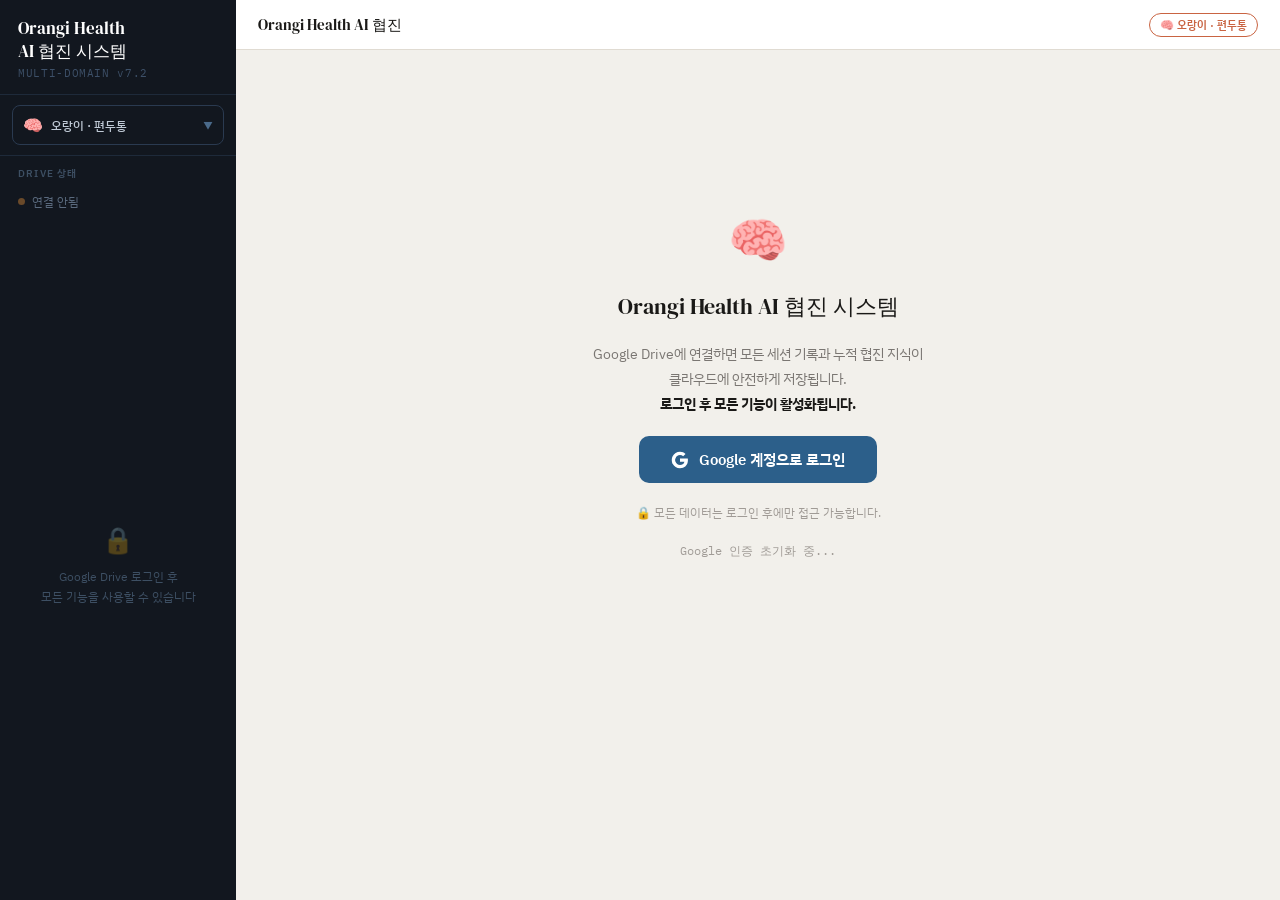
<file: orangi_v7.2.html>
<!DOCTYPE html>
<html lang="ko">
<head>
<meta charset="UTF-8">
<meta name="viewport" content="width=device-width, initial-scale=1.0, maximum-scale=1.0, user-scalable=no">
<title>Orangi Health AI 협진 시스템 v7.2</title>
<link href="https://fonts.googleapis.com/css2?family=DM+Serif+Display&family=IBM+Plex+Sans+KR:wght@300;400;500;600&family=IBM+Plex+Mono:wght@400;500&display=swap" rel="stylesheet">
<script src="https://accounts.google.com/gsi/client" async></script>
<style>
*,*::before,*::after{box-sizing:border-box;margin:0;padding:0}
:root{
  --sb:#12171f;--sb2:#1c2330;--sb3:#252d3a;
  --bg:#f2f0eb;--sf:#fff;--sf2:#f9f7f4;
  --bd:#e0dbd2;--bd2:#d0c9be;
  --ink:#1a1917;--mu:#7a7672;--mu2:#a09b96;
  --r1:#3b82f6;--r2:#8b5cf6;--r3:#f59e0b;
  --ac:#2c5f8a;--gr:#2d6a4f;--re:#c03030;
  --font:'IBM Plex Sans KR',sans-serif;
  --mono:'IBM Plex Mono',monospace;
  --serif:'DM Serif Display',serif;
  --domain-color:#c96442;
}
[data-theme="dark"]{
  --bg:#0f1118;--sf:#1a1d28;--sf2:#22262f;
  --bd:#2a2e3a;--bd2:#353a48;
  --ink:#e4e2dd;--mu:#8a8682;--mu2:#5a5854;
  --ac:#5a9fd4;--gr:#4a9a7a;--re:#e05050;
}
html,body{height:100%;overflow:hidden}
body{font-family:var(--font);background:var(--bg);color:var(--ink);display:flex;font-size:14px;transition:background .3s,color .3s}

/* SIDEBAR */
aside{width:236px;min-width:236px;background:var(--sb);display:flex;flex-direction:column;height:100vh;overflow-y:auto;transition:transform .3s;z-index:100}
.logo{padding:18px 18px 14px;border-bottom:1px solid #1e2a3a}
.logo-title{font-family:var(--serif);color:#fff;font-size:1.05rem;line-height:1.35}
.logo-sub{font-size:.67rem;color:#3d5068;margin-top:3px;font-family:var(--mono);letter-spacing:.06em}

/* DOMAIN SELECTOR */
.domain-selector{padding:10px 12px;border-bottom:1px solid #1e2a3a}
.domain-btn{display:flex;align-items:center;gap:8px;padding:8px 10px;border-radius:8px;border:1.5px solid #2a3a50;background:transparent;color:#c0cad6;font-family:var(--font);font-size:.78rem;cursor:pointer;width:100%;text-align:left;transition:all .15s}
.domain-btn:hover{border-color:#4a6a8a;background:#1a2535}
.domain-btn .d-icon{font-size:1rem}
.domain-btn .d-label{flex:1;font-weight:500}
.domain-btn .d-arrow{font-size:.6rem;color:#4a6a8a}
.domain-dropdown{display:none;padding:6px 0;margin-top:6px}
.domain-dropdown.show{display:block}
.domain-opt{display:flex;align-items:center;gap:8px;padding:7px 10px;border-radius:6px;cursor:pointer;font-size:.75rem;color:#7a8fa5;transition:all .15s;border:none;background:none;width:100%;text-align:left;font-family:var(--font)}
.domain-opt:hover{background:#1a2535;color:#c0cad6}
.domain-opt.active{background:var(--sb3);color:#fff}
.domain-opt .d-user{font-size:.6rem;color:#3d5068;font-family:var(--mono)}

.sb-sect{padding:10px 0}
.sb-lbl{font-size:.62rem;font-weight:600;letter-spacing:.12em;text-transform:uppercase;color:#3d4f63;padding:0 18px;margin-bottom:5px}
.sb-btn{display:flex;align-items:center;gap:9px;padding:8px 18px;cursor:pointer;border:none;background:none;width:100%;text-align:left;color:#7a8fa5;font-family:var(--font);font-size:.8rem;transition:background .15s}
.sb-btn:hover{background:var(--sb2);color:#c0cad6}
.sb-btn.active{background:var(--sb3);color:#fff}
.sb-dot{width:7px;height:7px;border-radius:50%;flex-shrink:0}
.sb-badge{font-size:.65rem;font-family:var(--mono);background:#1a2535;color:#3d5a75;padding:1px 5px;border-radius:3px;margin-left:auto}
.sb-div{height:1px;background:#1a2535;margin:4px 18px}
.drive-status{padding:8px 18px;font-size:.72rem;display:flex;align-items:center;gap:7px}
.drive-dot{width:7px;height:7px;border-radius:50%;flex-shrink:0}
.sb-foot{margin-top:auto;padding:12px 16px;border-top:1px solid #1a2535;display:flex;flex-direction:column;gap:6px}
.sb-foot-btn{width:100%;background:none;border:1px solid #2a3a50;border-radius:6px;padding:6px 10px;color:#5a7a95;font-size:.72rem;cursor:pointer;font-family:var(--font);transition:all .2s;text-align:left}
.sb-foot-btn:hover{background:#1c2a3a;color:#90b0cc}
.theme-toggle{display:flex;align-items:center;gap:8px;padding:6px 10px;cursor:pointer;font-size:.72rem;color:#5a7a95;border:none;background:none;font-family:var(--font);width:100%}
.theme-toggle:hover{color:#90b0cc}

/* HAMBURGER - mobile */
.hamburger{display:none;position:fixed;top:10px;left:10px;z-index:200;background:var(--sb);border:none;border-radius:8px;padding:8px 10px;cursor:pointer;color:#fff;font-size:1.1rem}
.sidebar-overlay{display:none;position:fixed;inset:0;background:rgba(0,0,0,.5);z-index:90}

/* MAIN */
main{flex:1;display:flex;flex-direction:column;height:100vh;overflow:hidden}
.topbar{background:var(--sf);border-bottom:1.5px solid var(--bd);padding:0 22px;display:flex;align-items:center;gap:0;flex-shrink:0;height:50px;transition:background .3s}
.topbar-title{font-family:var(--serif);font-size:.95rem;color:var(--ink);margin-right:auto}
.topbar-domain{font-size:.7rem;padding:3px 10px;border-radius:12px;font-weight:600;margin-left:12px;border:1.5px solid var(--domain-color);color:var(--domain-color)}
.content{flex:1;overflow-y:auto;padding:18px 22px;transition:background .3s}

/* CARDS */
.card{background:var(--sf);border:1.5px solid var(--bd);border-radius:10px;padding:18px;margin-bottom:14px;transition:background .3s,border-color .3s}
.card-title{font-family:var(--serif);font-size:.95rem;font-weight:400;margin-bottom:12px;display:flex;align-items:center;gap:8px;flex-wrap:wrap}
.badge{font-size:.62rem;font-weight:700;padding:2px 7px;border-radius:4px;letter-spacing:.05em;text-transform:uppercase}
.badge-blue{background:#eff6ff;color:#1d4ed8}
.badge-green{background:#f0fdf4;color:#15803d}
.badge-orange{background:#fff7ed;color:#c2410c}
.badge-purple{background:#faf5ff;color:#7c3aed}
.badge-red{background:#fff0f0;color:#c03030}
[data-theme="dark"] .badge-blue{background:#1a2540;color:#60a5fa}
[data-theme="dark"] .badge-green{background:#0d2a1a;color:#4ade80}
[data-theme="dark"] .badge-orange{background:#2a1a0a;color:#fb923c}
[data-theme="dark"] .badge-purple{background:#1a0d2a;color:#a78bfa}
[data-theme="dark"] .badge-red{background:#2a0d0d;color:#f87171}

/* CONNECT */
.connect-screen{display:flex;flex-direction:column;align-items:center;justify-content:center;height:100%;gap:20px;text-align:center}
.btn-connect{background:var(--ac);color:#fff;border:none;border-radius:10px;padding:13px 32px;font-size:.95rem;font-weight:600;cursor:pointer;font-family:var(--font);transition:all .2s;display:flex;align-items:center;gap:10px}
.btn-connect:hover{background:#1e4a72;transform:translateY(-1px)}

/* HOME */
.home-grid{display:grid;grid-template-columns:1fr 1fr;gap:14px;margin-bottom:14px}
.accum-section{margin-bottom:8px}
.accum-label{font-size:.68rem;font-weight:700;letter-spacing:.08em;text-transform:uppercase;color:var(--mu);margin-bottom:6px}
.accum-list{display:flex;flex-direction:column;gap:4px}
.accum-item{display:flex;align-items:flex-start;gap:6px;font-size:.82rem;line-height:1.6;padding:6px 10px;border-radius:6px;border-left:3px solid}
.accum-item.consensus{border-color:var(--gr);background:#f0fdf4;color:#1a4a2a}
.accum-item.discarded{border-color:var(--mu2);background:var(--sf2);color:var(--mu);text-decoration:line-through}
.accum-item.unresolved{border-color:var(--r3);background:#fffbeb;color:#7a4a00}
[data-theme="dark"] .accum-item.consensus{background:#0d2a1a;color:#4ade80}
[data-theme="dark"] .accum-item.discarded{background:#1a1d28;color:#6a6860}
[data-theme="dark"] .accum-item.unresolved{background:#2a1a0a;color:#fbbf24}
.accum-text{flex:1}
.accum-del{background:none;border:none;color:var(--mu2);cursor:pointer;font-size:.8rem;padding:1px 4px;border-radius:3px;flex-shrink:0;transition:color .15s}
.accum-del:hover{color:var(--re)}
.accum-add-row{display:flex;gap:8px;margin-top:8px}
.accum-add-input{flex:1;border:1.5px solid var(--bd);border-radius:7px;padding:6px 10px;font-family:var(--font);font-size:.82rem;outline:none;background:var(--sf2);color:var(--ink)}
.accum-add-input:focus{border-color:var(--ac)}
.btn-accum-add{background:var(--ac);color:#fff;border:none;border-radius:6px;padding:6px 14px;font-size:.78rem;font-weight:600;cursor:pointer;font-family:var(--font);white-space:nowrap}
.accum-empty{font-size:.8rem;color:var(--mu2);font-style:italic;padding:8px 0}

.btn-new-session{width:100%;background:var(--ink);color:#fff;border:none;border-radius:10px;padding:14px;font-size:.9rem;font-weight:600;cursor:pointer;font-family:var(--font);transition:all .2s;display:flex;align-items:center;justify-content:center;gap:9px;margin-bottom:14px}
.btn-new-session:hover{background:#333;transform:translateY(-1px)}
[data-theme="dark"] .btn-new-session{background:#e4e2dd;color:#0f1118}
.session-hist-item{background:var(--sf);border:1.5px solid var(--bd);border-radius:10px;padding:14px 16px;margin-bottom:8px;cursor:pointer;transition:border-color .2s}
.session-hist-item:hover{border-color:var(--ac)}
.hist-date{font-size:.72rem;color:var(--mu);font-family:var(--mono);margin-bottom:3px}
.hist-q{font-size:.85rem;font-weight:500}
.hist-meta{font-size:.72rem;color:var(--mu2);margin-top:4px}
.hist-del{background:none;border:none;color:var(--mu2);cursor:pointer;font-size:.78rem;padding:2px 6px;border-radius:3px;float:right;transition:color .15s}
.hist-del:hover{color:var(--re)}

/* SESSION */
.q-bar{background:var(--sf);border:1.5px solid var(--bd);border-radius:10px;padding:13px 16px;margin-bottom:14px}
.q-label{font-size:.67rem;font-weight:600;letter-spacing:.1em;text-transform:uppercase;color:var(--mu);margin-bottom:5px}
.q-bar textarea{width:100%;border:none;outline:none;font-family:var(--font);font-size:.9rem;line-height:1.55;resize:none;background:transparent;color:var(--ink)}
.round-bar{display:flex;align-items:center;gap:10px;margin-bottom:14px;padding:10px 14px;background:var(--sb);border-radius:10px;flex-wrap:wrap}
.round-pill{font-size:.72rem;font-weight:700;padding:5px 14px;border-radius:20px;border:1.5px solid;font-family:var(--mono);cursor:default}
.round-pill.done{opacity:.5}.round-pill.active{color:#fff}.round-pill.waiting{background:transparent}
.ai-grid{display:grid;grid-template-columns:1fr 1fr;gap:12px;margin-bottom:14px}
.ai-card{background:var(--sf);border:1.5px solid var(--bd);border-radius:10px;overflow:hidden;transition:border-color .3s}
.ai-card.generating{border-color:#3b82f640;animation:pb 1.5s infinite}
@keyframes pb{0%,100%{border-color:#3b82f640}50%{border-color:#3b82f6bb}}
.ai-card.done{border-color:#10b98155}
.ai-card.error{border-color:#ef444455}
.ai-head{display:flex;align-items:center;gap:8px;padding:9px 13px;border-bottom:1px solid var(--bd);background:var(--sf2)}
.ai-dot{width:8px;height:8px;border-radius:50%;flex-shrink:0}
.ai-name{font-size:.73rem;font-weight:600;letter-spacing:.05em;text-transform:uppercase}
.ai-role{font-size:.63rem;color:var(--mu2);font-family:var(--mono);margin-left:4px}
.ai-chip{font-size:.62rem;font-family:var(--mono);padding:2px 6px;border-radius:3px;margin-left:auto}
.ai-body{position:relative}
.ai-body textarea{width:100%;border:none;outline:none;padding:11px 13px;font-family:var(--font);font-size:.84rem;line-height:1.65;resize:vertical;min-height:150px;background:transparent;color:var(--ink)}
.ai-body textarea.gen{background:#f0f7ff;color:var(--mu)}
[data-theme="dark"] .ai-body textarea.gen{background:#1a2030;color:#5a6a7a}
/* Markdown rendered output */
.ai-md{padding:11px 13px;font-size:.84rem;line-height:1.65;color:var(--ink);overflow-y:auto;max-height:400px}
.ai-md h1,.ai-md h2,.ai-md h3{font-family:var(--serif);margin:10px 0 6px;font-weight:400}
.ai-md h1{font-size:1rem}.ai-md h2{font-size:.92rem}.ai-md h3{font-size:.86rem}
.ai-md ul,.ai-md ol{padding-left:18px;margin:4px 0}
.ai-md li{margin-bottom:3px}
.ai-md p{margin:4px 0}
.ai-md strong{font-weight:600}
.ai-md code{font-family:var(--mono);font-size:.8rem;background:var(--sf2);padding:1px 4px;border-radius:3px}
.ai-md blockquote{border-left:3px solid var(--bd);padding-left:10px;color:var(--mu);margin:6px 0}
.ai-toggle-view{position:absolute;top:4px;right:8px;background:none;border:1px solid var(--bd);border-radius:4px;padding:2px 6px;font-size:.62rem;cursor:pointer;color:var(--mu);z-index:1}

.round-action-bar{background:var(--sf);border:1.5px solid var(--bd);border-radius:10px;padding:13px 16px;margin-bottom:14px;display:flex;align-items:center;gap:12px;flex-wrap:wrap}
.btn-run-round{background:var(--ac);color:#fff;border:none;border-radius:8px;padding:10px 22px;font-size:.85rem;font-weight:600;cursor:pointer;font-family:var(--font);transition:all .2s;display:flex;align-items:center;gap:8px;white-space:nowrap}
.btn-run-round:hover:not(:disabled){background:#1e4a72}
.btn-run-round:disabled{opacity:.5;cursor:not-allowed}
.btn-run-round.green{background:var(--gr)}
.btn-run-round.green:hover:not(:disabled){background:#1d4a35}
.run-note{font-size:.75rem;color:var(--mu);flex:1}

.final-card{background:var(--sf);border:1.5px solid var(--bd);border-radius:10px;padding:18px;margin-bottom:12px}
.final-card h3{font-family:var(--serif);font-size:.95rem;font-weight:400;margin-bottom:10px;display:flex;align-items:center;gap:8px;flex-wrap:wrap}
.fcontent{font-size:.86rem;line-height:1.78;color:var(--ink)}
.fcontent ul{padding-left:18px}.fcontent li{margin-bottom:4px}
.divider{height:1px;background:var(--bd);margin:10px 0}

/* BTNS */
.btn-primary{background:var(--ink);color:#fff;border:none;border-radius:8px;padding:10px 22px;font-size:.85rem;font-weight:600;cursor:pointer;font-family:var(--font);transition:all .2s;display:flex;align-items:center;gap:8px}
.btn-primary:hover:not(:disabled){background:#333}
.btn-primary:disabled{opacity:.5;cursor:not-allowed}
.spin{width:13px;height:13px;border:2px solid rgba(255,255,255,.25);border-top-color:#fff;border-radius:50%;animation:sp .7s linear infinite;display:none}
@keyframes sp{to{transform:rotate(360deg)}}

/* MODAL */
.overlay{position:fixed;inset:0;background:rgba(0,0,0,.55);z-index:999;display:none;align-items:center;justify-content:center}
.overlay.show{display:flex}
.modal{background:var(--sf);border-radius:12px;width:620px;max-width:95vw;max-height:85vh;display:flex;flex-direction:column;box-shadow:0 20px 60px rgba(0,0,0,.25);overflow:hidden}
.modal-head{display:flex;align-items:center;justify-content:space-between;padding:16px 20px;border-bottom:1px solid var(--bd)}
.modal-head h3{font-family:var(--serif);font-size:1rem;font-weight:400}
.modal-close{background:none;border:none;font-size:1.1rem;cursor:pointer;color:var(--mu);padding:4px}
.modal-body{flex:1;overflow-y:auto;padding:18px 20px}
.modal-foot{padding:12px 20px;border-top:1px solid var(--bd);display:flex;justify-content:flex-end;gap:10px}

.key-group{margin-bottom:18px}
.key-row{display:flex;align-items:center;gap:8px;margin-bottom:4px}
.key-label{font-size:.78rem;font-weight:600;display:flex;align-items:center;gap:8px}
.key-link{font-size:.7rem;color:var(--ac);text-decoration:none;margin-left:auto}
.key-link:hover{text-decoration:underline}
.key-input-row{display:flex;gap:8px}
.key-input{flex:1;border:1.5px solid var(--bd);border-radius:7px;padding:8px 12px;font-family:var(--mono);font-size:.78rem;color:var(--ink);outline:none;transition:border-color .2s;background:var(--sf2)}
.key-input:focus{border-color:var(--ac)}
.key-input.set{border-color:#10b98155;background:#f0fdf4}
[data-theme="dark"] .key-input.set{background:#0d2a1a}
.key-note{font-size:.69rem;color:var(--mu2);line-height:1.5;margin-top:4px}
.btn-vis{background:none;border:1px solid var(--bd);border-radius:5px;padding:6px 10px;font-size:.72rem;cursor:pointer;color:var(--mu);white-space:nowrap}
.btn-save{background:var(--ink);color:#fff;border:none;border-radius:7px;padding:8px 20px;font-size:.82rem;font-weight:600;cursor:pointer;font-family:var(--font)}
[data-theme="dark"] .btn-save{background:#e4e2dd;color:#0f1118}
.btn-cancel{background:none;border:1.5px solid var(--bd);border-radius:7px;padding:8px 16px;font-size:.82rem;color:var(--mu);cursor:pointer;font-family:var(--font)}

/* TOAST */
.toast{position:fixed;bottom:24px;right:24px;background:var(--ink);color:#fff;padding:10px 18px;border-radius:8px;font-size:.82rem;z-index:9999;transform:translateY(80px);opacity:0;transition:all .3s;pointer-events:none;max-width:90vw}
.toast.show{transform:translateY(0);opacity:1}
[data-theme="dark"] .toast{background:#e4e2dd;color:#0f1118}

/* MISC */
.hint{font-size:.8rem;color:var(--mu);padding:30px;text-align:center;font-style:italic;line-height:1.7}
.err-box{background:#fff0f0;border:1px solid #ffc0c0;border-radius:8px;padding:11px 14px;color:var(--re);font-size:.82rem;margin-bottom:12px}
.loading-screen{display:flex;flex-direction:column;align-items:center;justify-content:center;height:100%;gap:14px;color:var(--mu)}
.loading-spin{width:28px;height:28px;border:3px solid var(--bd);border-top-color:var(--ac);border-radius:50%;animation:sp .8s linear infinite}
.autosave-bar{font-size:.7rem;color:var(--gr);font-family:var(--mono);padding:4px 0;text-align:right;margin-top:-10px;margin-bottom:8px}

/* TEMPLATES */
.tmpl-list{display:flex;flex-wrap:wrap;gap:7px;margin-bottom:10px}
.tmpl-chip{background:var(--sf2);border:1.5px solid var(--bd);border-radius:20px;padding:5px 12px;font-size:.8rem;cursor:pointer;transition:all .15s;display:flex;align-items:center;gap:6px}
.tmpl-chip:hover{border-color:var(--ac);color:var(--ac)}

/* KEY TEST */
.key-test-row{display:flex;align-items:center;gap:8px;margin-top:6px;flex-wrap:wrap}
.btn-test{background:none;border:1px solid var(--bd);border-radius:5px;padding:4px 10px;font-size:.7rem;cursor:pointer;color:var(--mu);transition:all .15s;white-space:nowrap}
.btn-test:hover{border-color:var(--ac);color:var(--ac)}
.key-masked{font-family:var(--mono);font-size:.72rem;color:var(--gr);background:#f0fdf4;padding:2px 8px;border-radius:4px}
.key-test-result{font-size:.7rem;font-family:var(--mono);padding:2px 8px;border-radius:4px}
.ktr-ok{background:#f0fdf4;color:#15803d}.ktr-fail{background:#fff0f0;color:var(--re)}.ktr-loading{background:#eff6ff;color:#1d4ed8}

/* AI REGEN */
.ai-regen{background:none;border:1px solid var(--bd);border-radius:4px;padding:2px 8px;font-size:.68rem;cursor:pointer;color:var(--mu);transition:all .15s;margin-left:4px}
.ai-regen:hover:not(:disabled){border-color:var(--ac);color:var(--ac)}
.ai-regen:disabled{opacity:.35;cursor:not-allowed}

/* LOG */
.log-form{background:var(--sf);border:1.5px solid var(--bd);border-radius:10px;padding:18px;margin-bottom:14px}
.log-section-title{font-size:.7rem;font-weight:700;letter-spacing:.1em;text-transform:uppercase;color:var(--mu);margin:12px 0 7px}
.log-chips{display:flex;flex-wrap:wrap;gap:7px}
.log-chip{padding:5px 13px;border-radius:20px;border:1.5px solid var(--bd);font-size:.82rem;cursor:pointer;transition:all .15s;user-select:none;background:var(--sf2)}
.log-chip:hover{border-color:var(--ac)}
.log-chip.sel{font-weight:600;color:#fff}
.log-chip.sel-left{background:#3b82f6;border-color:#3b82f6}
.log-chip.sel-right{background:#ef4444;border-color:#ef4444}
.log-chip.sel-sym{background:#8b5cf6;border-color:#8b5cf6}
.log-chip.sel-med{background:#f59e0b;border-color:#f59e0b;color:var(--ink)}
.log-chip.sel-tx{background:#10b981;border-color:#10b981}
.log-nrs{display:flex;align-items:center;gap:12px;padding:4px 0}
.log-nrs input[type=range]{flex:1;accent-color:var(--re)}
.log-nrs-val{font-size:1.3rem;font-weight:700;color:var(--re);min-width:28px;text-align:center}
.log-other-input{border:1.5px solid var(--bd);border-radius:7px;padding:6px 10px;font-size:.82rem;font-family:var(--font);outline:none;background:var(--sf);color:var(--ink);width:140px}
.log-other-input:focus{border-color:var(--ac)}
.log-memo{width:100%;border:1.5px solid var(--bd);border-radius:7px;padding:8px 11px;font-family:var(--font);font-size:.83rem;resize:none;outline:none;background:var(--sf2);color:var(--ink)}
.log-memo:focus{border-color:var(--ac)}
.btn-log-save{background:var(--re);color:#fff;border:none;border-radius:9px;padding:12px 28px;font-size:.9rem;font-weight:700;cursor:pointer;font-family:var(--font);transition:all .2s;display:flex;align-items:center;gap:8px}
.btn-log-save:hover:not(:disabled){background:#a02020;transform:translateY(-1px)}
.btn-log-save:disabled{opacity:.5;cursor:not-allowed}
.log-item{background:var(--sf);border:1.5px solid var(--bd);border-radius:9px;padding:12px 15px;margin-bottom:7px;display:flex;align-items:flex-start;gap:12px}
.log-item-time{font-size:.72rem;font-family:var(--mono);color:var(--mu2);min-width:70px;padding-top:1px}
.log-item-body{flex:1}
.log-item-nrs{display:inline-block;font-size:.8rem;font-weight:700;padding:1px 8px;border-radius:4px;margin-right:6px}
.log-item-tags{display:flex;flex-wrap:wrap;gap:4px;margin-top:5px}
.log-tag{font-size:.7rem;padding:2px 7px;border-radius:3px}
.log-del{background:none;border:none;color:var(--mu2);cursor:pointer;font-size:.85rem;padding:2px 5px;border-radius:3px;flex-shrink:0;margin-left:auto}
.log-del:hover{color:var(--re)}
.log-view-tabs{display:flex;gap:6px;margin-bottom:14px}
.log-vtab{background:none;border:1.5px solid var(--bd);border-radius:7px;padding:6px 14px;font-size:.78rem;cursor:pointer;font-family:var(--font);color:var(--mu);transition:all .15s}
.log-vtab.active{background:var(--ink);color:#fff;border-color:var(--ink)}
.nrs-bar-wrap{display:flex;align-items:center;gap:8px;margin-bottom:5px}
.nrs-bar{height:8px;border-radius:4px;min-width:4px;transition:width .3s}
.week-row{display:flex;align-items:center;gap:10px;padding:7px 0;border-bottom:1px solid var(--bd)}
.week-date{font-size:.75rem;font-family:var(--mono);color:var(--mu);min-width:60px}
.week-events{flex:1;display:flex;flex-wrap:wrap;gap:4px}
.week-ev{font-size:.7rem;padding:2px 7px;border-radius:4px}

/* EXPORT BUTTONS */
.export-bar{display:flex;gap:8px;margin-bottom:14px;flex-wrap:wrap}
.btn-export{background:none;border:1.5px solid var(--bd);border-radius:7px;padding:6px 14px;font-size:.75rem;cursor:pointer;color:var(--mu);font-family:var(--font);transition:all .15s}
.btn-export:hover{border-color:var(--ac);color:var(--ac)}

/* RESPONSIVE */
@media(max-width:960px){
  .ai-grid{grid-template-columns:1fr}
  .home-grid{grid-template-columns:1fr}
}
@media(max-width:768px){
  aside{position:fixed;left:0;top:0;transform:translateX(-100%)}
  aside.open{transform:translateX(0)}
  .hamburger{display:block}
  .sidebar-overlay.show{display:block}
  main{width:100%}
  .topbar{padding:0 14px;padding-left:50px}
  .content{padding:14px}
  .modal{width:95vw}
}

/* CONDITION REGISTRY */
.dx-card{background:var(--sf);border:1.5px solid var(--bd);border-radius:10px;padding:16px;margin-bottom:10px;transition:border-color .2s}
.dx-card:hover{border-color:var(--ac)}
.dx-head{display:flex;align-items:center;gap:10px;margin-bottom:8px}
.dx-name{font-size:.92rem;font-weight:600;flex:1}
.dx-status{font-size:.62rem;font-weight:700;padding:2px 8px;border-radius:10px;letter-spacing:.03em}
.dx-status.active{background:#f0fdf4;color:#15803d}
.dx-status.remission{background:#eff6ff;color:#1d4ed8}
.dx-status.resolved{background:var(--sf2);color:var(--mu2)}
.dx-status.self-stopped{background:#fffbeb;color:#b45309}
.dx-body{font-size:.8rem;line-height:1.7;color:var(--mu)}
.dx-body strong{color:var(--ink);font-weight:600}
.dx-section{margin-top:8px;padding-top:8px;border-top:1px solid var(--bd)}
.dx-section-title{font-size:.68rem;font-weight:700;letter-spacing:.08em;text-transform:uppercase;color:var(--mu2);margin-bottom:4px}
.dx-med-item{padding:4px 0;display:flex;align-items:baseline;gap:6px}
.dx-med-name{font-weight:600;color:var(--ink)}
.dx-med-detail{color:var(--mu);font-size:.78rem}
.dx-form-group{margin-bottom:12px}
.dx-form-label{font-size:.7rem;font-weight:600;color:var(--mu);margin-bottom:4px}
.dx-form-input{width:100%;border:1.5px solid var(--bd);border-radius:7px;padding:7px 10px;font-family:var(--font);font-size:.82rem;outline:none;background:var(--sf2);color:var(--ink)}
.dx-form-input:focus{border-color:var(--ac)}
.dx-form-ta{width:100%;border:1.5px solid var(--bd);border-radius:7px;padding:7px 10px;font-family:var(--font);font-size:.82rem;outline:none;background:var(--sf2);color:var(--ink);resize:vertical;min-height:60px}

</style>
</head>
<body>

<!-- HAMBURGER -->
<button class="hamburger" onclick="toggleSidebar()">☰</button>
<div class="sidebar-overlay" id="sidebar-overlay" onclick="toggleSidebar()"></div>

<!-- SIDEBAR -->
<aside id="sidebar">
  <div class="logo">
    <div class="logo-title">Orangi Health<br>AI 협진 시스템</div>
    <div class="logo-sub">MULTI-DOMAIN v7.2</div>
  </div>

  <!-- DOMAIN SELECTOR -->
  <div class="domain-selector">
    <button class="domain-btn" onclick="toggleDomainDropdown()">
      <span class="d-icon" id="domain-icon">🧠</span>
      <span class="d-label" id="domain-label">편두통</span>
      <span class="d-arrow">▼</span>
    </button>
    <div class="domain-dropdown" id="domain-dropdown"></div>
  </div>

  <div class="sb-sect">
    <div class="sb-lbl">Drive 상태</div>
    <div class="drive-status" id="drive-status">
      <div class="drive-dot" style="background:#6a4a2a"></div>
      <span style="font-size:.72rem;color:#5a6a7e">연결 안됨</span>
    </div>
  </div>

  <div id="sb-locked" style="flex:1;padding:24px 18px;display:flex;flex-direction:column;align-items:center;justify-content:center;gap:10px;text-align:center">
    <div style="font-size:1.6rem;opacity:.3">🔒</div>
    <div style="font-size:.75rem;color:#3d4f63;line-height:1.6">Google Drive 로그인 후<br>모든 기능을 사용할 수 있습니다</div>
  </div>

  <div id="sb-unlocked" style="display:none;flex-direction:column;overflow-y:auto;flex:1">
    <div class="sb-div"></div>
    <div class="sb-sect">
      <div class="sb-lbl">AI 협진단</div>
      <div id="sb-ai-list"></div>
    </div>
    <div class="sb-div"></div>
    <div class="sb-sect">
      <div class="sb-lbl">메뉴</div>
      <button class="sb-btn" onclick="switchView('home',this)" id="nav-home">🏠 홈 / 누적 기록</button>
      <button class="sb-btn" onclick="switchView('session',this)" id="nav-session">
        💬 현재 세션
        <span class="sb-badge" id="session-round-badge" style="display:none">R1</span>
      </button>
      <button class="sb-btn" onclick="switchView('log',this)" id="nav-log">📊 증상 기록</button>
      <button class="sb-btn" onclick="switchView('history',this)" id="nav-history">
        📅 세션 기록
        <span class="sb-badge" id="history-count">0</span>
      </button>
      <button class="sb-btn" onclick="switchView('templates',this)" id="nav-templates">📌 질문 템플릿</button>
      <button class="sb-btn" onclick="switchView('meds',this)" id="nav-meds">📋 질환 관리</button>
      <button class="sb-btn" onclick="switchView('usage',this)" id="nav-usage">
        💰 비용 추적
        <span class="sb-badge" id="sb-today-cost" style="display:inline"></span>
      </button>
    </div>
    <div style="margin-top:auto;padding:12px 16px;border-top:1px solid #1a2535;display:flex;flex-direction:column;gap:6px">
      <button class="sb-foot-btn" onclick="openKeys()">🔑 API 키 설정</button>
      <button class="sb-foot-btn" onclick="openCtx()">📋 환자 컨텍스트</button>
      <button class="sb-foot-btn" onclick="manualBackup()">📦 지금 백업</button>
      <button class="theme-toggle" onclick="toggleTheme()">
        <span id="theme-icon">🌙</span> <span id="theme-label">다크 모드</span>
      </button>
    </div>
  </div>
</aside>

<!-- MAIN -->
<main>
  <div class="topbar">
    <div class="topbar-title" id="topbar-title">Orangi Health AI 협진</div>
    <div class="topbar-domain" id="topbar-domain" style="display:none"></div>
  </div>
  <div class="content" id="content">
    <div id="default-connect" style="display:flex;flex-direction:column;align-items:center;justify-content:center;min-height:70vh;gap:20px;text-align:center;padding:40px 20px">
      <div style="font-size:3rem">🧠</div>
      <div style="font-family:var(--serif);font-size:1.4rem">Orangi Health AI 협진 시스템</div>
      <div style="font-size:.88rem;color:var(--mu);line-height:1.75;max-width:420px">
        Google Drive에 연결하면 모든 세션 기록과 누적 협진 지식이<br>클라우드에 안전하게 저장됩니다.<br>
        <strong style="color:var(--ink)">로그인 후 모든 기능이 활성화됩니다.</strong>
      </div>
      <button class="btn-connect" onclick="signIn()">
        <svg width="18" height="18" viewBox="0 0 24 24"><path fill="#fff" d="M22.56 12.25c0-.78-.07-1.53-.2-2.25H12v4.26h5.92c-.26 1.37-1.04 2.53-2.21 3.31v2.77h3.57c2.08-1.92 3.28-4.74 3.28-8.09z"/><path fill="#fff" d="M12 23c2.97 0 5.46-.98 7.28-2.66l-3.57-2.77c-.98.66-2.23 1.06-3.71 1.06-2.86 0-5.29-1.93-6.16-4.53H2.18v2.84C3.99 20.53 7.7 23 12 23z"/><path fill="#fff" d="M5.84 14.09c-.22-.66-.35-1.36-.35-2.09s.13-1.43.35-2.09V7.07H2.18C1.43 8.55 1 10.22 1 12s.43 3.45 1.18 4.93l2.85-2.22.81-.62z"/><path fill="#fff" d="M12 5.38c1.62 0 3.06.56 4.21 1.64l3.15-3.15C17.45 2.09 14.97 1 12 1 7.7 1 3.99 3.47 2.18 7.07l3.66 2.84c.87-2.6 3.3-4.53 6.16-4.53z"/></svg>
        Google 계정으로 로그인
      </button>
      <div style="font-size:.75rem;color:var(--mu2);max-width:360px;line-height:1.6">🔒 모든 데이터는 로그인 후에만 접근 가능합니다.</div>
      <div id="gsi-status" style="font-size:.72rem;color:var(--mu2);font-family:var(--mono)">Google 인증 초기화 중...</div>
    </div>
  </div>
</main>

<!-- KEYS MODAL -->
<div class="overlay" id="keys-modal">
  <div class="modal">
    <div class="modal-head"><h3>🔑 API 키 설정</h3><button class="modal-close" onclick="closeModal('keys-modal')">✕</button></div>
    <div class="modal-body" id="keys-body"></div>
    <div class="modal-foot">
      <button class="btn-cancel" onclick="closeModal('keys-modal')">닫기</button>
      <button class="btn-save" onclick="saveKeys()">저장</button>
    </div>
  </div>
</div>

<!-- CTX MODAL -->
<div class="overlay" id="ctx-modal">
  <div class="modal" style="width:720px">
    <div class="modal-head"><h3>📋 환자 컨텍스트 / SSOT</h3><button class="modal-close" onclick="closeModal('ctx-modal')">✕</button></div>
    <div class="modal-body">
      <textarea id="ctx-ta" style="width:100%;min-height:420px;border:1.5px solid var(--bd);border-radius:8px;padding:12px;font-family:var(--mono);font-size:.76rem;line-height:1.68;resize:none;color:var(--ink);outline:none;background:var(--sf2)"></textarea>
    </div>
    <div class="modal-foot">
      <button class="btn-cancel" onclick="closeModal('ctx-modal')">취소</button>
      <button class="btn-save" onclick="saveCtx()">저장 (Drive 동기화)</button>
    </div>
  </div>
</div>

<!-- CONFIRM MODAL -->
<div class="overlay" id="confirm-modal">
  <div class="modal" style="width:420px">
    <div class="modal-head"><h3 id="confirm-title">확인</h3><button class="modal-close" onclick="closeConfirmModal()">✕</button></div>
    <div class="modal-body" id="confirm-body" style="padding:18px 20px;font-size:.88rem;line-height:1.7"></div>
    <div class="modal-foot" id="confirm-foot"></div>
  </div>
</div>

<!-- TOAST -->
<div class="toast" id="toast"></div>

<script>
// ═══════════════════════════════════════════════════════════════
// DOMAIN DEFINITIONS
// ═══════════════════════════════════════════════════════════════
const DOMAINS = {
  'orangi-migraine': {
    user:'오랑이', label:'편두통', icon:'🧠', color:'#c96442',
    folder:'Orangi Migraine', masterFile:'orangi_master.json',
    logPrefix:'orangi_log',
    defaultContext: `[오랑이 rCM 협진 — SSOT 컨텍스트 / 기준: 2026-03-28]

■ 환자 기본
- 김나연(오랑이), 여성 28세(1997년생), 체중 39~42kg
- 주진단: 난치성 만성 편두통(rCM)
- 동반: MDD, OCD, 불안장애, vasovagal syncope 병력
- 특이: 저혈압 경향, 약물 민감도 높음, 유당불내증, 후두신경 감압술(효과 없음)

■ 핵심 기전 (작업 가설)
- Central Sensitization 경향 강함
- TCC 패턴(C2-3→V1 전이) 임상적 의심
- GI stasis/흡수 지연 축이 flare와 반복 연관
- 자율신경 불안정성이 headache wave와 얽힘
- Phonophobia: 저주파 진동음에 극도로 취약
- 공복/저섭취/피로/수면분절이 파동 증폭

■ 치료 반응
유의: GON block 1~3차(clear responder), Metoclopramide(GI/흡수축), 수면, Propranolol 10mg(도움 신호)
실패/배제: Triptan, CGRP mAb, Botox, Atogepant(변비), 후두신경 감압술, SPG MAD

■ SSOT 원칙
- 팩트/해석/전략 분리, 확정/추정/가설 구분
- MOH: high-risk state, 확진 단정 금지
- Venlafaxine: 단독 인과 확정 금지

■ 금지 표현
- GON wear-off 확정 / MOH 확진 / Drug Holiday 유일한 방법 / Consensus 99%`,
    aiRoles: {gpt:'SSOT 기준축',claude:'구조·메타',gemini:'액션 플랜',perp:'데이터 계수'},
    templates:[
      'GON4 타이밍 — 현재 NRS 패턴 기준으로 적절한 시술 시점인가?',
      'MOH 위험도 — 이번 달 acute-med day 집계 및 high-risk 여부',
      '이번 주 패턴 분석 — 증상 변화 추세와 트리거 연관성',
      '약 반응 평가 — AAP 효과 및 투약 기준선 재검토',
      '자율신경 증상 평가 — ANS/GI 동반 여부 및 의미',
    ],
    logConfig: {
      sites: {left:['미간','눈썹위','관자놀이','후두부','기타'], right:['미간','눈썹위','관자놀이','후두부','기타']},
      symptoms: ['구역','어지러움','손발저림','빛과민','소리과민','식은땀','심계항진','실신전조'],
      meds: ['AAP 500mg','Loxoprofen','타 NSAID','Metoclopramide'],
      treatments: ['GON block','LON block','SPG block'],
      nrsLabel: '통증 강도 (NRS)',
    },
  },
  'orangi-mental': {
    user:'오랑이', label:'마음 관리', icon:'💜', color:'#8b5cf6',
    folder:'Orangi Mental', masterFile:'orangi_mental_master.json',
    logPrefix:'orangi_mental_log',
    defaultContext: `[오랑이 마음 관리 — 정신과 약물·증상 SSOT / 기준: 2026-03-28]

■ 환자 기본
- 김나연(오랑이), 여성 28세
- 진단: MDD(주요우울장애), OCD(강박장애), 불안장애
- 동반: rCM(난치성 만성 편두통), vasovagal syncope
- 특이: 약물 민감도 매우 높음, 저체중(39~42kg), 저혈압

■ 현재 약물 상태 (정신과)
- Venlafaxine: ⚠️ 자의 중단 (자율신경 폭주 부작용 발생)
- Bupropion: ⚠️ 자의 중단 (자율신경 폭주 부작용 발생)
- 중단 후 1개월+ 경과, 정신과 증상 거의 없음
- 주치의 판단 아닌 보호자(붕쌤) 판단으로 중단 — 추적 필요

■ 중단 후 모니터링 항목
- Withdrawal 증상 (brain zaps, 어지러움, 감정 불안정)
- OCD/불안/우울 재발 징후
- 편두통 패턴 변화 (Venlafaxine 예방 효과 소실 가능)

■ 핵심 추적 항목
- 기분·에너지 일별 패턴 (0-10 스케일)
- 수면의 질·시간 (분절, 입면 지연, 조기 각성)
- 강박사고 빈도·강도
- 불안 에피소드 (트리거, 지속시간, 강도)
- 식사 패턴 (편두통과 연관: 공복이 트리거)
- 약물 부작용 모니터링

■ SSOT 원칙
- 약물 변경은 주치의 판단 최우선
- 편두통 약물과 상호작용 항상 고려
- 감정 기록 시 판단 없이 사실만
- 자해/자살 사고 → 즉시 전문가 연결`,
    aiRoles: {gpt:'약물·증상 분석',claude:'구조·메타',gemini:'행동 패턴·액션',perp:'근거 검색'},
    templates: [
      '이번 주 기분/에너지 패턴 — 추세 분석',
      '수면의 질 리뷰 — 편두통 연관성 포함',
      '약물 부작용 체크 — 현재 복용약 전체',
      '불안 트리거 패턴 — 최근 에피소드 분석',
      '강박사고 빈도 리뷰 — 악화/완화 요인',
    ],
    logConfig: {
      sites: null,
      symptoms: ['불안','우울','무기력','불면','과수면','식욕감소','집중력저하','말-생각불일치','입무거움','WM lapse','번아웃','손떨림'],
      meds: ['Desvenlafaxine','Bupropion','Lithium','Atomoxetine','Concerta','기타'],
      treatments: ['상담','CBT','EMDR','명상'],
      nrsLabel: '기분 상태 (0=최악 10=최상)',
    },
  },
  'orangi-health': {
    user:'오랑이', label:'건강관리', icon:'💚', color:'#10b981',
    folder:'Orangi Health', masterFile:'orangi_health_master.json',
    logPrefix:'orangi_health_log',
    defaultContext: `[오랑이 건강관리 — 일반 건강 SSOT / 기준: 2026-03-28]

■ 환자 기본
- 김나연(오랑이), 여성 28세, 체중 39~42kg
- 기저: 저혈압, 유당불내증, 저체중, vasovagal syncope
- 동반 질환: rCM, MDD, OCD, 불안장애

■ 핵심 관리 항목
- 영양: 칼로리 섭취, 단백질, 철분, 비타민D, B12
- 체중: 39~42kg 범위 유지/증가 목표
- 운동: 저강도 유산소 (현기증 주의), 근력 운동
- 수면: 7~8시간 목표, 분절 수면 모니터링
- GI: 흡수 장애 가능성, 유당불내증 관리

■ 급성 질환 발생 시
- 모든 투약 전 편두통·정신과 약물 상호작용 확인 필수
- 해열/진통: AAP 우선 (편두통 급성기와 겹치지 않도록)
- 항생제: 유산균 병용, GI 부작용 주의

■ SSOT 원칙
- 타 도메인(편두통/마음관리) 약물과 상호작용 항상 고려
- 영양·운동 데이터는 편두통 트리거와 교차 분석`,
    aiRoles: {gpt:'영양·대사 분석',claude:'구조·메타·상호작용',gemini:'운동·수면 플랜',perp:'근거 검색'},
    templates: [
      '영양 상태 점검 — 칼로리/단백질/미량원소',
      '운동 계획 리뷰 — 저혈압·편두통 고려',
      '수면 패턴 분석 — 분절/총시간/질',
      '급성 질환 약물 상호작용 체크',
      'GI 증상 리뷰 — 흡수 장애 가능성',
    ],
    logConfig: {
      sites: null,
      symptoms: ['피로','소화불량','어지러움','두근거림','체중변화','감기증상','발열','인후통','기침','복통','설사','변비'],
      meds: ['비타민D','철분제','유산균','멀티비타민','AAP','항생제','기타'],
      treatments: ['검진','혈액검사','영양상담'],
      nrsLabel: '컨디션 (0=최악 10=최상)',
    },
  },
  'bung-mental': {
    user:'붕쌤', label:'마음 관리', icon:'🩵', color:'#06b6d4',
    folder:'Bung Mental', masterFile:'bung_mental_master.json',
    logPrefix:'bung_mental_log',
    defaultContext: `[붕쌤 마음 관리 — 정신과 SSOT / 기준: 2026-03-28]

■ 기본
- 유성우(붕쌤), 남성, 1차 진료 일반의 (고회전 외래)
- 진단: MDD(2022 발병, 현재 관해~부분관해), Bipolar spectrum 고려
- 기분 배경: 의대 시절부터 기분부전 양상 가능

■ 현재 핵심 문제
- MDD 관해 후 잔존 인지/집행기능 문제
- Speech-output drag (생각→말 변환 병목) — ATX 감량으로 크게 호전
- Working-memory lapse (고부하 진료 시)
- 수면: delayed sleep-wake phase, 25~26시간 생체시계형

■ 현재 투약
- Desvenlafaxine 50mg qAM (항우울 유지)
- Bupropion XR 150mg qAM (MDD 관해 유지, CYP2D6 억제)
- Lithium 300mg qAM (기분 안정화)
- Atomoxetine 18mg (58→40→18 감량 — speech drag/GU 부작용으로)
- Concerta 18mg PRN (언어출력 명료화, 손떨림 감소)

■ 약물 반응 요약
- ATX 감량(58→18): 말-생각 일치 크게 호전, GU 호전
- Concerta: 발화 명료도↑, 손떨림↓, 커피 병용 시 미세 tremor
- Desvenlafaxine: 1-2일 미복용 시 brain zaps

■ SSOT 원칙
- 인지/발화 기능이 기분 점수보다 중요한 추적 축
- 케어기버 번아웃 동시 모니터링
- 약물 변경은 주치의 판단 우선`,
    aiRoles: {gpt:'패턴·스트레스 분석',claude:'구조·메타',gemini:'행동 플랜',perp:'근거 검색'},
    templates: [
      '이번 주 스트레스/번아웃 리뷰',
      '수면·운동 밸런스 체크',
      '케어기버 부담감 점검 — compassion fatigue',
      '자기 시간 확보 계획',
    ],
    logConfig: {
      sites: null,
      symptoms: ['불안','우울','번아웃','불면','과식','무기력','짜증','집중력저하','두통','근육긴장'],
      meds: [],
      treatments: ['명상','운동','상담','사회활동'],
      nrsLabel: '기분 상태 (0=최악 10=최상)',
    },
  },
  'bung-health': {
    user:'붕쌤', label:'건강관리', icon:'💪', color:'#f59e0b',
    folder:'Bung Health', masterFile:'bung_health_master.json',
    logPrefix:'bung_health_log',
    defaultContext: `[붕쌤 건강관리 — 일반 건강 SSOT / 기준: 2026-03-28]

■ 기본
- 유성우(붕쌤), 남성, 1차 진료 일반의
- Shift 근무자 (09-24, 14-24, 19-24 패턴)

■ 만성 질환
- 중등도 지방간 (2025-11 초음파)
- 이상지질혈증 (추적 중)
- 통풍 — Febuxostat 40mg 주 2-3회 간헐 복용
- 수면: delayed sleep-wake phase

■ 급성/반복 질환
- 부비동염 반복 악화 (Augmentin→Cravit 전환 이력)

■ 검사 이력
- 2025-11: 복부초음파(중등도 지방간), 전립선초음파(정상), CBC/LFT/TFT/Cr(정상)
- 2026-03-09: 정액검사 완료

■ SSOT 원칙
- 정신과 약물과 상호작용 항상 고려
- 급성 질환(부비동염 등) → 항생제 → 인지 영향 교차 체크
- Shift 근무 패턴이 건강 지표에 미치는 영향 추적`,
    aiRoles: {gpt:'영양·운동 분석',claude:'구조·메타',gemini:'액션 플랜',perp:'근거 검색'},
    templates: [
      '운동 루틴 리뷰 — 주간 요약',
      '식단 분석 — 영양 밸런스',
      '건강검진 결과 해석 — 추세 비교',
      '급성 질환 약물 상호작용 체크',
    ],
    logConfig: {
      sites: null,
      symptoms: ['피로','소화불량','통풍flare','두통','부비동염','발열','인후통','배뇨장애','수면장애','체중변화'],
      meds: ['Febuxostat','항생제','AAP','임신준비영양제','기타'],
      treatments: ['검진','운동치료','물리치료'],
      nrsLabel: '컨디션 (0=최악 10=최상)',
    },
  },
  'bungruki': {
    user:'붕룩이', label:'임신 준비', icon:'🍼', color:'#ec4899',
    folder:'Bungruki Pregnancy', masterFile:'bungruki_master.json',
    logPrefix:'bungruki_log',
    defaultContext: `[붕룩이 프로젝트 — 임신 준비 SSOT / 기준: 2026-03-28]

■ 기본
- 첫째 태명: 붕룩이
- 엄마: 김나연(오랑이), 여성 28세, 체중 39~42kg
- 아빠: 유성우(붕쌤), 남성, 1차 진료 일반의

■ 오랑이 고려사항
- 저체중(39~42kg), 저혈압, 약물 민감도 높음
- 정신과 약물 자의 중단 상태 (Venlafaxine, Bupropion)
  → 임신 전 약물 정리 상태 확인 필요
- 편두통 약물(AAP 등) 임신 중 사용 가능 여부
- 엽산/철분/비타민D 보충 필요성 높음

■ 붕쌤 고려사항
- ATX 감량 중 (GU/성기능 영향) → 가임력 관련
- 2026-03-09 정액검사: Vol 1.6mL, count 62M, motility 61.1%, morphology 1%
- 2026-03-18~ 임신준비 영양제 (아르기닌, CoQ10, 실리마린, 멀티비타민)
- 정신과 약물(Lithium 등) 기형유발성 검토 필요

■ SSOT 원칙
- 양측 약물의 임신 안전성(FDA 카테고리) 항상 확인
- 영양/체중/컨디션 기록은 오랑이·붕쌤 각각 분리
- 검사 결과는 날짜별 기록
- 주치의(산부인과, 정신과) 판단 최우선`,
    aiRoles: {gpt:'임신 안전성·영양 분석',claude:'구조·메타·약물 안전',gemini:'액션 플랜·타임라인',perp:'근거·가이드라인 검색'},
    templates: [
      '오랑이 약물 임신 안전성 — 현재 복용/중단 약물 전체 리뷰',
      '붕쌤 약물 가임력 영향 — ATX/Lithium/Concerta 검토',
      '붕쌤 정액검사 결과 해석 — morphology 1% 의미',
      '임신 전 필수 검사 체크리스트',
      '엽산/철분/영양제 계획 리뷰',
    ],
    logConfig: {
      sites: null,
      symptoms: [],
      meds: [],
      treatments: [],
      nrsLabel: '컨디션 (0=최악 10=최상)',
      customFields: true,
    },
  },
};

// ═══════════════════════════════════════════════════════════════
// CONSTANTS
// ═══════════════════════════════════════════════════════════════
const CLIENT_ID = '103056429713-6ne324793lgc09nl9rkjqonlg4pcd12i.apps.googleusercontent.com';
const SCOPES = 'https://www.googleapis.com/auth/drive.file';

const AI_DEFS = {
  gpt:    {name:'GPT',        color:'#10a37f'},
  claude: {name:'Claude',     color:'#c96442'},
  gemini: {name:'Gemini',     color:'#4285f4'},
  perp:   {name:'Perplexity', color:'#20808d'},
};

const DEFAULT_MODELS = {
  gpt:'gpt-5.4', claude:'claude-sonnet-4-6', gemini:'gemini-2.5-pro', perp:'sonar',
};

const MODEL_OPTIONS = {
  gpt: [
    {value:'gpt-5.4',label:'GPT-5.4 (최신·추천)'},
    {value:'gpt-5.3-chat-latest',label:'GPT-5.3'},
    {value:'gpt-4o',label:'GPT-4o (안정)'},
  ],
  claude: [
    {value:'claude-sonnet-4-6',label:'Claude Sonnet 4.6 (추천)'},
    {value:'claude-opus-4-6',label:'Claude Opus 4.6 (고성능)'},
    {value:'claude-haiku-4-5-20251001',label:'Claude Haiku 4.5 (빠름)'},
  ],
  gemini: [
    {value:'gemini-2.5-pro',label:'Gemini 2.5 Pro (추천·무료)'},
    {value:'gemini-2.5-flash',label:'Gemini 2.5 Flash (빠름·무료)'},
  ],
  perp: [
    {value:'sonar',label:'Sonar (추천)'},
    {value:'sonar-pro',label:'Sonar Pro (고성능)'},
  ],
};

const KEY_INFO = {
  gpt:    {label:'OpenAI (GPT)',      link:'https://platform.openai.com/api-keys',   note:'platform.openai.com → API Keys'},
  claude: {label:'Anthropic (Claude)',link:'https://console.anthropic.com/',          note:'console.anthropic.com → API Keys'},
  gemini: {label:'Google (Gemini)',   link:'https://aistudio.google.com/app/apikey', note:'aistudio.google.com → Get API Key'},
  perp:   {label:'Perplexity',       link:'https://www.perplexity.ai/settings/api', note:'perplexity.ai → Settings → API'},
};

const DEFAULT_PRICE_TABLE = {
  'gpt-5.4':{in:2.50,out:15.00},'gpt-5.3-chat-latest':{in:2.50,out:10.00},'gpt-4o':{in:2.50,out:10.00},
  'claude-sonnet-4-6':{in:3.00,out:15.00},'claude-opus-4-6':{in:5.00,out:25.00},'claude-haiku-4-5-20251001':{in:1.00,out:5.00},
  'gemini-2.5-pro':{in:1.25,out:10.00},'gemini-2.5-flash':{in:0.15,out:0.60},
  'sonar':{in:1.00,out:1.00},'sonar-pro':{in:3.00,out:15.00},
};

// ═══════════════════════════════════════════════════════════════
// STATE
// ═══════════════════════════════════════════════════════════════
let S = {
  token: null,
  currentDomain: localStorage.getItem('om_domain') || 'orangi-migraine',
  // Per-domain state: { folderId, masterFileId, master, logFileId, logData, logMonth }
  domainState: {},
  keys:   JSON.parse(localStorage.getItem('om_keys')   || '{}'),
  models: JSON.parse(localStorage.getItem('om_models') || JSON.stringify(DEFAULT_MODELS)),
  currentView: 'drive-connect',
  session: null,
  generating: false,
  viewingHistIdx: null,
  logView: 'form',
  _dirty: false, // unsaved session data
};

// Shortcuts for current domain state
function D()  { return S.domainState[S.currentDomain] || {}; }
function DM() { return D().master; }
function DC() { return DOMAINS[S.currentDomain]; }

function getDefaultMaster() {
  const dc = DC();
  return {
    version:7, domain:S.currentDomain,
    patient_context: dc.defaultContext,
    accumulated: {established_consensus:[],discarded_hypotheses:[],unresolved_issues:[],clinical_protocols:[],last_updated:null},
    sessions:[], conditions:[], templates: dc.templates ? [...dc.templates] : [],
    last_backup:null, session_timeline:[], pending_qa:[], usage_data:{},
    monthly_summaries:{}, price_table:null, price_updated:null,
  };
}

// ═══════════════════════════════════════════════════════════════
// THEME
// ═══════════════════════════════════════════════════════════════
function initTheme() {
  const t = localStorage.getItem('om_theme') || 'light';
  if (t === 'dark') document.documentElement.setAttribute('data-theme','dark');
  updateThemeBtn();
}
function toggleTheme() {
  const isDark = document.documentElement.getAttribute('data-theme') === 'dark';
  if (isDark) document.documentElement.removeAttribute('data-theme');
  else document.documentElement.setAttribute('data-theme','dark');
  localStorage.setItem('om_theme', isDark ? 'light' : 'dark');
  updateThemeBtn();
}
function updateThemeBtn() {
  const isDark = document.documentElement.getAttribute('data-theme') === 'dark';
  const icon = document.getElementById('theme-icon');
  const label = document.getElementById('theme-label');
  if (icon) icon.textContent = isDark ? '☀️' : '🌙';
  if (label) label.textContent = isDark ? '라이트 모드' : '다크 모드';
}
initTheme();

// ═══════════════════════════════════════════════════════════════
// MOBILE SIDEBAR
// ═══════════════════════════════════════════════════════════════
function toggleSidebar() {
  const sb = document.getElementById('sidebar');
  const ov = document.getElementById('sidebar-overlay');
  sb.classList.toggle('open');
  ov.classList.toggle('show');
}
function closeSidebar() {
  document.getElementById('sidebar').classList.remove('open');
  document.getElementById('sidebar-overlay').classList.remove('show');
}

// ═══════════════════════════════════════════════════════════════
// DOMAIN SWITCHING
// ═══════════════════════════════════════════════════════════════
function renderDomainDropdown() {
  const dd = document.getElementById('domain-dropdown');
  dd.innerHTML = Object.entries(DOMAINS).map(([id, d]) =>
    `<button class="domain-opt ${id===S.currentDomain?'active':''}" onclick="switchDomain('${id}')">
      <span style="font-size:1rem">${d.icon}</span>
      <span style="flex:1">${d.label}</span>
      <span class="d-user">${d.user}</span>
    </button>`
  ).join('');
}
function toggleDomainDropdown() {
  document.getElementById('domain-dropdown').classList.toggle('show');
}
function updateDomainUI() {
  const dc = DC();
  document.getElementById('domain-icon').textContent = dc.icon;
  document.getElementById('domain-label').textContent = `${dc.user} · ${dc.label}`;
  document.documentElement.style.setProperty('--domain-color', dc.color);
  const tb = document.getElementById('topbar-domain');
  if (tb) { tb.textContent = `${dc.icon} ${dc.user} · ${dc.label}`; tb.style.display = 'inline'; }
}
async function switchDomain(domainId) {
  if (S.generating) { showToast('AI 생성 중에는 도메인을 전환할 수 없습니다.'); return; }
  if (S._dirty && S.session) {
    if (!confirm('진행 중인 세션이 있습니다. 전환하시겠습니까?')) return;
  }
  S.currentDomain = domainId;
  S.session = null;
  S._dirty = false;
  S.viewingHistIdx = null;
  S.logView = 'form';
  localStorage.setItem('om_domain', domainId);
  document.getElementById('domain-dropdown').classList.remove('show');
  updateDomainUI();
  renderDomainDropdown();

  if (S.token) {
    if (!S.domainState[domainId]?.master) {
      await loadDomainData(domainId);
    }
    renderSidebarAIs();
    updateHistCount();
    updateSidebarCost();
    switchView('home');
    checkPriceUpdate(); // background price update
  }
}
renderDomainDropdown();
updateDomainUI();

// ═══════════════════════════════════════════════════════════════
// GOOGLE AUTH & DRIVE
// ═══════════════════════════════════════════════════════════════
let tokenClient;

function signIn() {
  if (!window.google?.accounts?.oauth2) {
    showToast('Google 인증 스크립트 로딩 중입니다. 잠시 후 다시 눌러주세요.', 3000);
    return;
  }
  if (!tokenClient) {
    tokenClient = google.accounts.oauth2.initTokenClient({
      client_id: CLIENT_ID, scope: SCOPES, callback: handleToken,
    });
  }
  tokenClient.requestAccessToken();
}

(function checkGSI() {
  if (window.google?.accounts?.oauth2) {
    const el = document.getElementById('gsi-status');
    if (el) { el.textContent = '✓ 준비됨 — 위 버튼을 눌러 로그인하세요'; el.style.color = '#2d6a4f'; }
  } else setTimeout(checkGSI, 500);
})();

function handleToken(resp) {
  if (resp.error) { showToast('❌ 로그인 실패: ' + resp.error, 4000); return; }
  S.token = resp.access_token;
  setDriveStatus(true);
  const dc = document.getElementById('default-connect'); if(dc) dc.style.display='none';
  const locked = document.getElementById('sb-locked'); if(locked) locked.style.display='none';
  const unlocked = document.getElementById('sb-unlocked');
  if(unlocked) { unlocked.style.display='flex'; unlocked.style.flexDirection='column'; }
  loadDomainData(S.currentDomain);
}

function requireLogin() {
  if (!S.token) { showToast('🔒 Google Drive 로그인 후 사용할 수 있습니다.', 3000); return false; }
  return true;
}

function setDriveStatus(ok) {
  document.getElementById('drive-status').innerHTML = ok
    ? `<div class="drive-dot" style="background:#2d8a5a"></div><span style="font-size:.72rem;color:#5a9a6a">Drive 연결됨</span>`
    : `<div class="drive-dot" style="background:#6a4a2a"></div><span style="font-size:.72rem;color:#5a6a7e">연결 안됨</span>`;
}

function updateDriveStatusFull() {
  const dc = DC();
  document.getElementById('drive-status').innerHTML =
    `<div class="drive-dot" style="background:#2d8a5a"></div>
     <div><div style="font-size:.72rem;color:#5a9a6a">Drive 연결됨</div>
     <div style="font-size:.63rem;color:#3d5a6a;font-family:var(--mono);margin-top:1px">📁 ${dc.folder}</div></div>`;
}

async function driveSearch(name, parentId=null) {
  let q = `name='${name}' and trashed=false`;
  if (parentId) q += ` and '${parentId}' in parents`;
  const res = await fetch(`https://www.googleapis.com/drive/v3/files?q=${encodeURIComponent(q)}&fields=files(id,name,modifiedTime)`,
    {headers:{Authorization:'Bearer '+S.token}});
  const d = await res.json();
  if (d.error) throw new Error(d.error.message);
  return d.files || [];
}
async function driveRead(fileId) {
  const res = await fetch(`https://www.googleapis.com/drive/v3/files/${fileId}?alt=media`,
    {headers:{Authorization:'Bearer '+S.token}});
  return res.json();
}
async function driveCreate(name, data, parentId=null) {
  const boundary='om_bound_x7';
  const metaObj={name,mimeType:'application/json'};
  if(parentId) metaObj.parents=[parentId];
  const meta=JSON.stringify(metaObj);
  const body=`--${boundary}\r\nContent-Type: application/json; charset=UTF-8\r\n\r\n${meta}\r\n--${boundary}\r\nContent-Type: application/json\r\n\r\n${JSON.stringify(data)}\r\n--${boundary}--`;
  const res = await fetch('https://www.googleapis.com/upload/drive/v3/files?uploadType=multipart&fields=id',{
    method:'POST',headers:{Authorization:'Bearer '+S.token,'Content-Type':`multipart/related; boundary=${boundary}`},body});
  const d=await res.json(); if(d.error) throw new Error(d.error.message); return d.id;
}
async function driveUpdate(fileId, data) {
  const res = await fetch(`https://www.googleapis.com/upload/drive/v3/files/${fileId}?uploadType=media`,{
    method:'PATCH',headers:{Authorization:'Bearer '+S.token,'Content-Type':'application/json'},body:JSON.stringify(data)});
  const d=await res.json(); if(d.error) throw new Error(d.error.message); return d;
}
async function getOrCreateFolder(name) {
  const q=`name='${name}' and mimeType='application/vnd.google-apps.folder' and trashed=false`;
  const res=await fetch(`https://www.googleapis.com/drive/v3/files?q=${encodeURIComponent(q)}&fields=files(id,name)`,
    {headers:{Authorization:'Bearer '+S.token}});
  const d=await res.json(); if(d.error) throw new Error(d.error.message);
  if(d.files?.length>0) return d.files[0].id;
  const cr=await fetch('https://www.googleapis.com/drive/v3/files?fields=id',{
    method:'POST',headers:{Authorization:'Bearer '+S.token,'Content-Type':'application/json'},
    body:JSON.stringify({name,mimeType:'application/vnd.google-apps.folder'})});
  const cd=await cr.json(); if(cd.error) throw new Error(cd.error.message);
  showToast(`📁 "${name}" 폴더 생성됨`);
  return cd.id;
}

// ═══════════════════════════════════════════════════════════════
// DOMAIN DATA LOADING (per-domain Drive folders)
// ═══════════════════════════════════════════════════════════════
async function loadDomainData(domainId) {
  renderLoading(`${DOMAINS[domainId].icon} ${DOMAINS[domainId].label} 데이터 로드 중...`);
  try {
    const dc = DOMAINS[domainId];
    const folderId = await getOrCreateFolder(dc.folder);
    if (!S.domainState[domainId]) S.domainState[domainId] = {};
    const ds = S.domainState[domainId];
    ds.folderId = folderId;

    const files = await driveSearch(dc.masterFile, folderId);
    if (files.length > 0) {
      ds.masterFileId = files[0].id;
      ds.master = await driveRead(ds.masterFileId);
      // Ensure all fields exist
      const def = getDefaultMaster();
      for (const k of Object.keys(def)) { if (!(k in ds.master)) ds.master[k] = def[k]; }
      if (!ds.master.accumulated) ds.master.accumulated = def.accumulated;
      // Restore keys from Drive if local empty
      if (ds.master._keys_encrypted) {
        try {
          const saved = JSON.parse(atob(ds.master._keys_encrypted));
          if(saved.keys) Object.keys(saved.keys).forEach(id=>{if(!S.keys[id]&&saved.keys[id])S.keys[id]=saved.keys[id];});
          if(saved.models) Object.keys(saved.models).forEach(id=>{if(saved.models[id])S.models[id]=saved.models[id];});
          localStorage.setItem('om_keys',JSON.stringify(S.keys));
          localStorage.setItem('om_models',JSON.stringify(S.models));
        } catch(e) {}
      }
    } else {
      ds.master = getDefaultMaster();
      ds.masterFileId = await driveCreate(dc.masterFile, ds.master, folderId);
      showToast(`✅ "${dc.folder}/${dc.masterFile}" 생성됨`);
    }
    // Init log state
    ds.logData = []; ds.logMonth = ''; ds.logFileId = null;

    updateDriveStatusFull();
    renderSidebarAIs();
    updateHistCount();
    updateSidebarCost();
    switchView('home');
    checkPriceUpdate(); // background price update
  } catch(e) {
    renderError('Drive 로드 실패: ' + e.message + '\n\n페이지를 새로고침하고 다시 연결해 주세요.');
  }
}

async function saveMaster() {
  const ds = D();
  if (!ds.masterFileId) return;
  ds.master.accumulated.last_updated = new Date().toISOString();
  // Also save current session in-progress (Bug fix #2)
  if (S.session && S.session.currentRound > 0 && S.session.currentRound < 4) {
    ds.master._inProgressSession = { ...S.session };
  } else {
    delete ds.master._inProgressSession;
  }
  await driveUpdate(ds.masterFileId, ds.master);
}

async function manualBackup() {
  if (!requireLogin()) return;
  showToast('📦 백업 생성 중...');
  const ds = D(); const dc = DC();
  try {
    const date = new Date().toISOString().split('T')[0];
    const name = `${dc.logPrefix}_backup_${date}.json`;
    await driveCreate(name, {...ds.master, backup_date:new Date().toISOString()}, ds.folderId);
    ds.master.last_backup = new Date().toISOString();
    await saveMaster();
    showToast(`📦 백업 완료: ${dc.folder}/${name}`);
  } catch(e) { showToast('⚠️ 백업 실패: '+e.message, 4000); }
}

// ═══════════════════════════════════════════════════════════════
// COST TRACKING
// ═══════════════════════════════════════════════════════════════
function getPriceTable() { return DM()?.price_table || DEFAULT_PRICE_TABLE; }
function calcCost(model,inT,outT) { const p=(getPriceTable())[model]||{in:0,out:0}; return (inT/1e6)*p.in+(outT/1e6)*p.out; }
function recordUsage(aiId,model,inT,outT) {
  const m=DM(); if(!m?.usage_data) return;
  const today=new Date().toISOString().slice(0,10);
  if(!m.usage_data[today]) m.usage_data[today]={};
  if(!m.usage_data[today][aiId]) m.usage_data[today][aiId]={in:0,out:0,cost:0,model};
  m.usage_data[today][aiId].in+=inT; m.usage_data[today][aiId].out+=outT;
  m.usage_data[today][aiId].cost+=calcCost(model,inT,outT); m.usage_data[today][aiId].model=model;
}
function getSidebarCostToday() {
  const today=new Date().toISOString().slice(0,10);
  const usage=DM()?.usage_data?.[today];
  if(!usage) return 0;
  return Object.values(usage).reduce((s,v)=>s+(v.cost||0),0);
}
function updateSidebarCost() {
  const cost=getSidebarCostToday();
  const el=document.getElementById('sb-today-cost');
  if(el&&cost>0) el.textContent=`$${cost.toFixed(4)}`;
  else if(el) el.textContent='';
}

// ═══════════════════════════════════════════════════════════════
// AI API CALLS
// ═══════════════════════════════════════════════════════════════
function getRoleSystem(aiId) {
  const dc = DC();
  const role = dc.aiRoles[aiId] || 'AI 분석';
  return `${dc.user} ${dc.label} 협진 AI — ${AI_DEFS[aiId].name} 역할: ${role}.
규칙: ① 팩트/해석/전략 분리 ② 확정/추정/가설 구분 ③ 금지표현 사용 금지 ④ 불필요한 수식어 없이 내용만 ⑤ 항목당 1-2문장 압축`;
}

async function callAI(aiId, system, user) {
  const key=S.keys[aiId]; const model=S.models[aiId]||DEFAULT_MODELS[aiId];
  if(!key) throw new Error(`${AI_DEFS[aiId]?.name} API 키 미설정. 🔑 설정에서 입력하세요.`);

  if(aiId==='claude') {
    const r=await fetch('https://api.anthropic.com/v1/messages',{method:'POST',
      headers:{'Content-Type':'application/json','x-api-key':key,'anthropic-version':'2023-06-01','anthropic-dangerous-direct-browser-access':'true'},
      body:JSON.stringify({model,max_tokens:6000,system,messages:[{role:'user',content:user}]})});
    const d=await r.json(); if(d.error) throw new Error('Claude: '+d.error.message);
    recordUsage(aiId,model,d.usage?.input_tokens||0,d.usage?.output_tokens||0);
    return d.content.map(c=>c.text||'').join('');
  }
  if(aiId==='gpt') {
    const r=await fetch('https://api.openai.com/v1/chat/completions',{method:'POST',
      headers:{'Content-Type':'application/json',Authorization:'Bearer '+key},
      body:JSON.stringify({model,max_completion_tokens:4000,messages:[{role:'system',content:system},{role:'user',content:user}]})});
    const d=await r.json(); if(d.error) throw new Error('GPT: '+d.error.message);
    recordUsage(aiId,model,d.usage?.prompt_tokens||0,d.usage?.completion_tokens||0);
    return d.choices[0].message.content;
  }
  if(aiId==='gemini') {
    const r=await fetch(`https://generativelanguage.googleapis.com/v1beta/models/${model}:generateContent?key=${key}`,
      {method:'POST',headers:{'Content-Type':'application/json'},
      body:JSON.stringify({system_instruction:{parts:[{text:system}]},contents:[{parts:[{text:user}]}],generationConfig:{maxOutputTokens:8192}})});
    const d=await r.json(); if(d.error) throw new Error('Gemini: '+d.error.message);
    recordUsage(aiId,model,d.usageMetadata?.promptTokenCount||0,d.usageMetadata?.candidatesTokenCount||0);
    const parts=d.candidates?.[0]?.content?.parts||[];
    return parts.filter(p=>p.text&&!p.thought).map(p=>p.text).join('')||parts.map(p=>p.text||'').join('');
  }
  if(aiId==='perp') {
    const r=await fetch('https://api.perplexity.ai/chat/completions',{method:'POST',
      headers:{'Content-Type':'application/json',Authorization:'Bearer '+key},
      body:JSON.stringify({model,max_tokens:4000,messages:[{role:'system',content:system},{role:'user',content:user}]})});
    const d=await r.json();
    if(d.error) throw new Error('Perplexity: '+(typeof d.error==='string'?d.error:JSON.stringify(d.error)));
    recordUsage(aiId,model,d.usage?.prompt_tokens||0,d.usage?.completion_tokens||0);
    return d.choices[0].message.content;
  }
  throw new Error('알 수 없는 AI: '+aiId);
}

function buildUserPrompt(aiId, roundNum) {
  const m = DM(); const sess = S.session;
  const accum = m.accumulated;
  const accumText = [
    accum.established_consensus.length ? '■ 확립된 합의\n'+accum.established_consensus.map(x=>'- '+x).join('\n') : '',
    accum.discarded_hypotheses.length ? '■ 폐기된 가설\n'+accum.discarded_hypotheses.map(x=>'- '+x).join('\n') : '',
    accum.unresolved_issues.length ? '■ 미해결 쟁점\n'+accum.unresolved_issues.map(x=>'- '+x).join('\n') : '',
  ].filter(Boolean).join('\n\n');

  const condContext = getConditionsContext();
  const contextSection = `[컨텍스트 / SSOT]\n${m.patient_context}${condContext}${accumText?'\n\n[누적 지식]\n'+accumText:''}`;
  const logSummary = getRecentLogSummary();
  const contextFull = contextSection + (logSummary ? '\n\n'+logSummary : '');
  const question = sess.question || '(질문 미입력)';

  if (roundNum === 1) {
    return `${contextFull}\n\n[오늘 세션 질문]\n${question}\n\n위 정보를 바탕으로 분석해 주세요. 팩트/해석/전략 분리, 확정/추정/가설 구분.`;
  }
  const prevRound = sess.rounds[roundNum-2];
  const myPrev = prevRound?.answers?.[aiId] || '';
  const others = Object.entries(AI_DEFS)
    .filter(([id])=>id!==aiId && prevRound?.answers?.[id])
    .map(([id,def])=>`▶ [${def.name}]\n${prevRound.answers[id]}`).join('\n\n---\n\n');

  return `${contextFull}\n\n[질문]\n${question}\n\n[내 R${roundNum-1} 답변]\n${myPrev}\n\n[다른 AI R${roundNum-1}]\n${others}\n\n검토 후 답변:\n1. [흡수할 장점]\n2. [보완·반박]\n3. [발전된 분석]\n4. [인사이트 한줄]`;
}

// ═══════════════════════════════════════════════════════════════
// SESSION MANAGEMENT
// ═══════════════════════════════════════════════════════════════
function startNewSession() {
  S.session = {
    id:Date.now(), date:new Date().toISOString().split('T')[0],
    question:'', rounds:[], currentRound:0, summary:null,
    new_consensus:[], new_discarded:[], updated_issues:[],
  };
  S._dirty = false;
  switchView('session');
  document.getElementById('session-round-badge').style.display='inline';
  document.getElementById('session-round-badge').textContent='R0';
}

async function runRound(roundNum) {
  if(S.generating) return;
  const q = document.getElementById('q-input')?.value?.trim();
  if(!q) { showToast('❌ 질문을 입력해 주세요.'); return; }
  S.session.question = q;
  const missingKeys = Object.keys(AI_DEFS).filter(id=>!S.keys[id]);
  if(missingKeys.length) { showToast('❌ API 키 없음: '+missingKeys.map(id=>AI_DEFS[id].name).join(', ')); return; }

  S.generating = true; S._dirty = true;
  S.session.currentRound = roundNum;
  document.getElementById('session-round-badge').textContent = `R${roundNum}`;
  if(!S.session.rounds[roundNum-1]) S.session.rounds[roundNum-1]={round:roundNum,answers:{}};
  Object.keys(AI_DEFS).forEach(id=>setCardStatus(id,'loading'));
  const runBtn=document.getElementById('run-btn'); if(runBtn) runBtn.disabled=true;

  await Promise.all(Object.keys(AI_DEFS).map(async aiId=>{
    try {
      const answer = await callAI(aiId, getRoleSystem(aiId), buildUserPrompt(aiId,roundNum));
      S.session.rounds[roundNum-1].answers[aiId]=answer;
      const ta=document.getElementById('ans-'+aiId);
      if(ta){ta.value=answer;ta.classList.remove('gen');}
      setCardStatus(aiId,'done');
    } catch(e) {
      const msg='⚠️ 오류: '+e.message;
      S.session.rounds[roundNum-1].answers[aiId]=msg;
      const ta=document.getElementById('ans-'+aiId);
      if(ta){ta.value=msg;ta.classList.remove('gen');}
      setCardStatus(aiId,'error');
    }
  }));

  S.generating=false; if(runBtn) runBtn.disabled=false;
  try {
    await saveMaster();
    const bar=document.getElementById('autosave-bar');
    if(bar) bar.textContent=`✓ R${roundNum} 자동저장 ${new Date().toLocaleTimeString('ko-KR')}`;
  } catch(e){}
  const actionBar=document.getElementById('action-bar');
  if(actionBar) actionBar.innerHTML=renderActionBar(roundNum);
  updateSidebarCost();
}

async function regenOne(aiId) {
  if(S.generating){showToast('다른 AI 생성 중입니다.');return;}
  const curRound=S.session?.currentRound;
  if(!curRound||curRound===4) return;
  if(!S.keys[aiId]){showToast(`❌ ${AI_DEFS[aiId].name} 키 없음`);return;}
  const btn=document.getElementById('regen-'+aiId);
  if(btn){btn.disabled=true;btn.textContent='생성중...';}
  setCardStatus(aiId,'loading');
  if(!S.session.rounds[curRound-1]) S.session.rounds[curRound-1]={round:curRound,answers:{}};
  try {
    const answer=await callAI(aiId,getRoleSystem(aiId),buildUserPrompt(aiId,curRound));
    S.session.rounds[curRound-1].answers[aiId]=answer;
    const ta=document.getElementById('ans-'+aiId);
    if(ta){ta.value=answer;ta.classList.remove('gen');}
    setCardStatus(aiId,'done');
    showToast(`✅ ${AI_DEFS[aiId].name} 재생성 완료`);
  } catch(e) {
    const msg='⚠️ 오류: '+e.message;
    S.session.rounds[curRound-1].answers[aiId]=msg;
    const ta=document.getElementById('ans-'+aiId);
    if(ta){ta.value=msg;ta.classList.remove('gen');}
    setCardStatus(aiId,'error');
  }
  if(btn){btn.disabled=false;btn.textContent='↺ 재생성';}
}

function setCardStatus(aiId,status) {
  const card=document.querySelector(`[data-ai="${aiId}"]`); if(!card) return;
  card.classList.remove('generating','done','error');
  if(status==='loading') card.classList.add('generating');
  if(status==='done') card.classList.add('done');
  if(status==='error') card.classList.add('error');
  const chip=document.getElementById('chip-'+aiId);
  if(chip){
    const labels={loading:'생성중...',done:'완료',error:'오류',idle:''};
    const bg={loading:'#1a2535',done:'#0d2a1a',error:'#2a1010',idle:'transparent'};
    const fg={loading:'#60a0c8',done:'#2d8a5a',error:'#c05050',idle:'inherit'};
    chip.textContent=labels[status]||'';
    chip.style.cssText=`background:${bg[status]};color:${fg[status]};font-size:.62rem;font-family:var(--mono);padding:2px 6px;border-radius:3px;margin-left:auto`;
  }
}

// ═══════════════════════════════════════════════════════════════
// FINAL SUMMARY
// ═══════════════════════════════════════════════════════════════
async function runFinalSummary() {
  const finalBtn=document.getElementById('final-btn');
  const finalSp=document.getElementById('final-sp');
  if(finalBtn) finalBtn.disabled=true;
  if(finalSp) finalSp.style.display='block';

  const lastRound=S.session.rounds[S.session.rounds.length-1];
  const lastRoundText=lastRound
    ? Object.entries(lastRound.answers||{}).map(([id,ans])=>`[${AI_DEFS[id]?.name}]\n${(ans||'').substring(0,800)}`).join('\n\n---\n\n')
    : '';

  const prompt = `${DC().user} ${DC().label} 협진 세션 마무리 요약을 JSON으로만 작성.

질문: ${S.session.question}

최종 라운드 답변:
${lastRoundText}

JSON 형식 (각 문자열 100자 이내):
{"session_summary":"3문장요약","new_consensus":["합의"],"new_discarded":["폐기"],"updated_issues":["쟁점"],"new_protocols":[],"round_evolution":"발전과정","final_recommendation":"최종권고","next_steps":["행동1","행동2"]}`;

  try {
    const result = await callAI('claude',
      '당신은 협진 세션 요약 전문가. 유효한 JSON만 출력. 다른 텍스트 금지.',
      prompt);

    let parsed;
    let clean = result.replace(/```json|```/g,'').trim();
    const jsonMatch = clean.match(/\{[\s\S]*\}/);
    if(jsonMatch) clean=jsonMatch[0];
    try { parsed=JSON.parse(clean); }
    catch(e) {
      parsed={session_summary:'요약 파싱 실패',new_consensus:[],new_discarded:[],updated_issues:[],
        new_protocols:[],round_evolution:'',final_recommendation:'세션 기록에서 직접 확인',next_steps:['수동 확인']};
      showToast('⚠️ 요약 파싱 실패 — 세션은 저장됩니다.',4000);
    }

    S.session.summary=parsed;
    const m=DM(); const accum=m.accumulated;
    if(parsed.new_consensus?.length) accum.established_consensus.push(...parsed.new_consensus);
    if(parsed.new_discarded?.length) accum.discarded_hypotheses.push(...parsed.new_discarded);
    if(parsed.updated_issues?.length) accum.unresolved_issues.push(...parsed.updated_issues.filter(x=>!accum.unresolved_issues.includes(x)));

    S.session.new_consensus=parsed.new_consensus||[];
    S.session.new_discarded=parsed.new_discarded||[];
    S.session.updated_issues=parsed.updated_issues||[];
    m.sessions.unshift({...S.session});

    if(!m.session_timeline) m.session_timeline=[];
    m.session_timeline.unshift({
      date:S.session.date,
      summary_lines:[parsed.session_summary?.substring(0,100)||'',parsed.final_recommendation?.substring(0,100)||''],
      my_memo:'', session_idx:0
    });

    await saveMaster();
    S.session.currentRound=4;
    S._dirty=false;
    document.getElementById('session-round-badge').textContent='완료';
    updateHistCount();
    updateSidebarCost();

    const area=document.getElementById('summary-area');
    if(area){area.innerHTML=renderSummaryResult(parsed);area.scrollIntoView({behavior:'smooth'});}
    showToast('✅ 세션 저장 & Drive 동기화 완료!');
  } catch(e) {
    showToast('❌ 요약 실패: '+e.message,5000);
  }
  if(finalBtn) finalBtn.disabled=false;
  if(finalSp) finalSp.style.display='none';
}

function renderSummaryResult(r) {
  const steps=(r.next_steps||[]).map((s,i)=>`<li><strong>Step ${i+1}.</strong> ${esc(s)}</li>`).join('');
  const newCon=(r.new_consensus||[]).map(x=>`<li>${esc(x)}</li>`).join('');
  const issues=(r.updated_issues||[]).map(x=>`<li>${esc(x)}</li>`).join('');
  const todayCost=getSidebarCostToday();
  const costBadge=todayCost>0?`<span style="font-size:.7rem;font-family:var(--mono);color:var(--mu);margin-left:auto">$${todayCost.toFixed(4)}</span>`:'';

  return `
    <div class="final-card"><h3>📈 라운드 발전 <span class="badge badge-blue">Evolution</span></h3><div class="fcontent"><p>${esc(r.round_evolution||'')}</p></div></div>
    <div class="final-card"><h3>✅ 세션 요약 ${costBadge}</h3><div class="fcontent"><p>${esc(r.session_summary||'')}</p></div></div>
    ${newCon?`<div class="final-card"><h3>🆕 새 합의 <span class="badge badge-green">누적 저장</span></h3><div class="fcontent"><ul>${newCon}</ul></div></div>`:''}
    ${issues?`<div class="final-card"><h3>🔍 미해결 쟁점 <span class="badge badge-orange">추적 중</span></h3><div class="fcontent"><ul>${issues}</ul></div></div>`:''}
    <div class="final-card"><h3>🎯 최종 권고 <span class="badge badge-purple">Action</span></h3><div class="fcontent"><p>${esc(r.final_recommendation||'')}</p><div class="divider"></div><ul>${steps}</ul></div></div>
    <p style="font-size:.7rem;color:var(--mu);text-align:center;padding:6px 0 16px">※ 의료적 결정은 반드시 전문의와 상담하세요.</p>`;
}

// ═══════════════════════════════════════════════════════════════
// MARKDOWN RENDERER (simple)
// ═══════════════════════════════════════════════════════════════
function renderMD(text) {
  if(!text) return '';
  return text
    .replace(/&/g,'&amp;').replace(/</g,'&lt;').replace(/>/g,'&gt;')
    .replace(/^### (.+)$/gm,'<h3>$1</h3>')
    .replace(/^## (.+)$/gm,'<h2>$1</h2>')
    .replace(/^# (.+)$/gm,'<h1>$1</h1>')
    .replace(/\*\*(.+?)\*\*/g,'<strong>$1</strong>')
    .replace(/\*(.+?)\*/g,'<em>$1</em>')
    .replace(/`(.+?)`/g,'<code>$1</code>')
    .replace(/^- (.+)$/gm,'<li>$1</li>')
    .replace(/^(\d+)\. (.+)$/gm,'<li>$2</li>')
    .replace(/(<li>.*<\/li>\n?)+/g,'<ul>$&</ul>')
    .replace(/^> (.+)$/gm,'<blockquote>$1</blockquote>')
    .replace(/\n{2,}/g,'<br><br>')
    .replace(/\n/g,'<br>');
}

// ═══════════════════════════════════════════════════════════════
// VIEWS
// ═══════════════════════════════════════════════════════════════
function switchView(view, btn) {
  if(view!=='drive-connect' && !requireLogin()) return;
  S.currentView=view;
  document.querySelectorAll('.sb-btn').forEach(b=>b.classList.remove('active'));
  const navBtn=document.getElementById('nav-'+view); if(navBtn) navBtn.classList.add('active');
  const titles={home:'홈 — 누적 기록',session:'현재 세션',log:'📊 증상 기록',history:'세션 기록',templates:'질문 템플릿',meds:'📋 질환 관리',usage:'💰 비용 추적'};
  document.getElementById('topbar-title').textContent=titles[view]||'AI 협진';
  renderView(view);
  closeSidebar();
}
function renderView(view) {
  const area=document.getElementById('content');
  if(view==='home') area.innerHTML=renderHome();
  else if(view==='session') area.innerHTML=renderSession();
  else if(view==='log') area.innerHTML=renderLog();
  else if(view==='history') area.innerHTML=renderHistory();
  else if(view==='templates') area.innerHTML=renderTemplates();
  else if(view==='meds') area.innerHTML=renderMedsView();
  else if(view==='usage') area.innerHTML=renderUsageView();
  else area.innerHTML='<div class="hint">뷰를 선택하세요.</div>';
}

function renderLoading(msg) {
  document.getElementById('content').innerHTML=`<div class="loading-screen"><div class="loading-spin"></div><p>${esc(msg)}</p></div>`;
}
function renderError(msg) {
  document.getElementById('content').innerHTML=`<div style="padding:40px"><div class="err-box" style="white-space:pre-wrap">${esc(msg)}</div></div>`;
}

// HOME VIEW
function renderHome() {
  const m=DM(); if(!m) return '<div class="hint">데이터 로딩 중...</div>';
  const accum=m.accumulated; const sessions=m.sessions||[];
  const mkList=(arr,cls,icon,field)=> arr?.length
    ? arr.map((x,i)=>`<div class="accum-item ${cls}"><span class="accum-text">${icon} ${esc(x)}</span><button class="accum-del" onclick="deleteAccum('${field}',${i})">✕</button></div>`).join('')
    : '<div class="accum-empty">아직 없음</div>';

  const recentSessions = sessions.slice(0,3).map((s,i)=>`
    <div class="session-hist-item" onclick="viewSession(${i})">
      <div class="hist-date">${s.date} · R${s.rounds?.length||0}</div>
      <div class="hist-q">${esc((s.question||'').substring(0,80))}</div>
    </div>`).join('');

  return `
    <button class="btn-new-session" onclick="startNewSession()">💬 새 세션 시작</button>
    <div class="card">
      <div class="card-title">🧠 누적 협진 지식 <span class="badge badge-green">Drive 동기화</span></div>
      <div class="accum-section">
        <div class="accum-label">확립된 합의 (${accum?.established_consensus?.length||0})</div>
        <div class="accum-list">${mkList(accum?.established_consensus,'consensus','✅','established_consensus')}</div>
        <div class="accum-add-row"><input class="accum-add-input" id="add-consensus" placeholder="새 합의 추가...">
          <button class="btn-accum-add" onclick="addAccum('established_consensus','add-consensus')">+ 추가</button></div>
      </div><div class="divider"></div>
      <div class="accum-section">
        <div class="accum-label">미해결 쟁점 (${accum?.unresolved_issues?.length||0})</div>
        <div class="accum-list">${mkList(accum?.unresolved_issues,'unresolved','🔍','unresolved_issues')}</div>
        <div class="accum-add-row"><input class="accum-add-input" id="add-issues" placeholder="새 쟁점 추가...">
          <button class="btn-accum-add" onclick="addAccum('unresolved_issues','add-issues')">+ 추가</button></div>
      </div><div class="divider"></div>
      <div class="accum-section">
        <div class="accum-label">폐기된 가설 (${accum?.discarded_hypotheses?.length||0})</div>
        <div class="accum-list">${mkList(accum?.discarded_hypotheses,'discarded','❌','discarded_hypotheses')}</div>
        <div class="accum-add-row"><input class="accum-add-input" id="add-discarded" placeholder="새 폐기 가설 추가...">
          <button class="btn-accum-add" onclick="addAccum('discarded_hypotheses','add-discarded')">+ 추가</button></div>
      </div>
    </div>
    ${sessions.length?`<div class="card"><div class="card-title">📅 최근 세션</div>${recentSessions}
      ${sessions.length>3?`<div style="text-align:center;margin-top:8px"><button class="btn-cancel" onclick="switchView('history')" style="font-size:.78rem">전체 ${sessions.length}개 보기</button></div>`:''}</div>`:''}`;
}

// SESSION VIEW
function renderSession() {
  if(!S.session) return `<div class="hint">홈에서 "새 세션 시작"을 눌러 주세요.</div>`;
  const sess=S.session; const curRound=sess.currentRound;
  const dc=DC();

  const aiCards=Object.entries(AI_DEFS).map(([id,def])=>{
    const ans=curRound>0?(sess.rounds[curRound-1]?.answers?.[id]||''):'';
    const isError=ans.startsWith('⚠️ 오류');
    return `
    <div class="ai-card ${isError?'error':''}" data-ai="${id}">
      <div class="ai-head">
        <div class="ai-dot" style="background:${def.color}"></div>
        <span class="ai-name" style="color:${def.color}">${def.name}</span>
        <span class="ai-role">${dc.aiRoles[id]||''}</span>
        <span id="chip-${id}" class="ai-chip"></span>
        ${curRound>0&&curRound<4?`<button class="ai-regen" id="regen-${id}" onclick="regenOne('${id}')">↺ ${isError?'재시도':'재생성'}</button>`:''}
      </div>
      <div class="ai-body">
        <textarea id="ans-${id}" class="${ans?(isError?'gen':''):'gen'}"
          placeholder="${curRound===0?'라운드 시작 시 자동 생성...':'생성 중...'}">${esc(ans)}</textarea>
      </div>
    </div>`;
  }).join('');

  const roundDots=[1,2,3].map(n=>{
    const colors={1:'var(--r1)',2:'var(--r2)',3:'var(--r3)'};
    const state=curRound>n?'done':curRound===n?'active':'waiting';
    const c=colors[n];
    const style=state==='active'?`background:${c};color:#fff;border-color:${c}`:state==='done'?`border-color:${c};color:${c}`:`border-color:#3a4a5a;color:#3a4a5a`;
    return `<span class="round-pill ${state}" style="${style}">R${n}${state==='done'?' ✓':''}</span>`;
  }).join('');

  const templates=DM()?.templates||[];
  const tmplHtml=templates.length&&curRound===0?`
    <div style="margin-bottom:6px"><div class="q-label" style="margin-bottom:6px">📌 템플릿</div>
    <div class="tmpl-list">${templates.map((t,i)=>`<div class="tmpl-chip" onclick="loadTemplate(${i})">${esc(t.substring(0,40))}</div>`).join('')}</div></div>`:'';

  return `
    <div class="q-bar">
      <div class="q-label" style="color:var(--domain-color)">● 오늘의 질문</div>
      ${tmplHtml}
      <textarea id="q-input" rows="2" placeholder="질문을 입력하세요..."
        ${curRound>0?'readonly style="color:var(--mu)"':''}>${esc(sess.question||'')}</textarea>
      ${curRound===0?`<div style="margin-top:8px;text-align:right"><button class="btn-accum-add" style="font-size:.72rem;padding:4px 12px" onclick="saveAsTemplate()">📌 템플릿 저장</button></div>`:''}
    </div>
    <div class="round-bar">
      <span style="font-size:.72rem;color:#5a7a95;font-family:var(--mono)">진행:</span>
      ${roundDots}
      <span style="font-size:.72rem;color:#3a5a6a;margin-left:auto;font-family:var(--mono)">${curRound===0?'시작 전':curRound===4?'완료':`R${curRound} 완료`}</span>
    </div>
    <div id="autosave-bar" class="autosave-bar"></div>
    <div id="action-bar">${renderActionBar(curRound)}</div>
    <div class="ai-grid">${aiCards}</div>
    <div id="summary-area">${sess.summary?renderSummaryResult(sess.summary):''}</div>`;
}

function renderActionBar(curRound) {
  if(curRound===4) return `<div class="round-action-bar" style="border-color:#10b98155;background:#f0fdf4"><span style="color:var(--gr);font-size:.85rem;font-weight:600">✅ 세션 완료</span><button class="btn-run-round green" onclick="startNewSession()" style="margin-left:auto">새 세션</button></div>`;
  if(curRound===3) return `<div class="round-action-bar"><button class="btn-run-round green" id="final-btn" onclick="runFinalSummary()"><div class="spin" id="final-sp"></div>✅ 세션 종료 & 저장</button><span class="run-note">Claude가 최종 요약 생성</span></div>`;
  if(curRound>0) {
    const next=curRound+1;
    const labels={2:'🔄 R2 크로스체크',3:'🔄 R3 최종 수렴'};
    return `<div class="round-action-bar"><button class="btn-run-round" id="run-btn" onclick="runRound(${next})">${labels[next]}</button><span class="run-note">AI들이 서로의 답변을 분석합니다</span></div>`;
  }
  return `<div class="round-action-bar"><button class="btn-run-round" id="run-btn" onclick="runRound(1)">⚡ R1 시작 — 4개 AI 동시 답변</button><span class="run-note">독립 분석 시작</span></div>`;
}

// HISTORY VIEW
function renderHistory() {
  const sessions=DM()?.sessions||[];
  if(!sessions.length) return '<div class="hint">저장된 세션이 없어요.</div>';
  if(S.viewingHistIdx!==null && sessions[S.viewingHistIdx]) return renderHistDetail(sessions[S.viewingHistIdx],S.viewingHistIdx);

  return `<div class="export-bar">
    <span style="font-size:.87rem;color:var(--mu)">총 ${sessions.length}개</span>
    <button class="btn-export" onclick="exportSessionsMD()">📄 MD 내보내기</button>
  </div>` +
  sessions.map((s,i)=>`
    <div class="session-hist-item" onclick="viewSession(${i})">
      <button class="hist-del" onclick="event.stopPropagation();deleteSession(${i})">🗑</button>
      <div class="hist-date">${s.date} · R${s.rounds?.length||0}</div>
      <div class="hist-q">${esc((s.question||'').substring(0,100))}</div>
      ${s.summary?`<div class="hist-meta">${esc((s.summary.session_summary||'').substring(0,80))}</div>`:''}
    </div>`).join('');
}
function viewSession(idx) { S.viewingHistIdx=idx; switchView('history'); }

function renderHistDetail(s,idx) {
  const rounds=(s.rounds||[]).map(r=>`
    <div class="card"><div class="card-title">Round ${r.round}</div>
      ${Object.entries(AI_DEFS).map(([id,def])=>{
        const ans=r.answers?.[id]||'(없음)';
        const safeId=`hist-${idx}-r${r.round}-${id}`;
        return `<div style="margin-bottom:7px;border:1.5px solid var(--bd);border-radius:8px;overflow:hidden">
          <button onclick="toggleHistAI('${safeId}')" style="width:100%;display:flex;align-items:center;gap:8px;padding:9px 13px;background:var(--sf2);border:none;cursor:pointer;text-align:left">
            <div style="width:8px;height:8px;border-radius:50%;background:${def.color}"></div>
            <span style="font-size:.75rem;font-weight:700;color:${def.color}">${def.name}</span>
            <span style="font-size:.7rem;color:var(--mu2);margin-left:auto" id="${safeId}-arrow">▶</span>
          </button>
          <div id="${safeId}" style="display:none;padding:11px 13px;font-size:.83rem;line-height:1.72;border-top:1px solid var(--bd)"><div class="ai-md">${renderMD(ans)}</div></div>
        </div>`;
      }).join('')}
    </div>`).join('');

  const summary=s.summary;
  return `
    <div style="margin-bottom:14px;display:flex;align-items:center;gap:10px">
      <button class="btn-cancel" onclick="S.viewingHistIdx=null;renderView('history')">← 목록</button>
      <span style="font-size:.87rem;font-weight:600">${s.date}</span>
    </div>
    <div class="card"><div class="card-title">질문</div><div style="font-size:.87rem;line-height:1.7">${esc(s.question||'')}</div></div>
    ${rounds}
    ${summary?`<div class="final-card"><h3>✅ 요약</h3><div class="fcontent"><p>${esc(summary.session_summary||'')}</p></div></div>`:''}`;
}
function toggleHistAI(id) {
  const el=document.getElementById(id);const arrow=document.getElementById(id+'-arrow');if(!el)return;
  const isOpen=el.style.display!=='none';
  el.style.display=isOpen?'none':'block';
  if(arrow) arrow.textContent=isOpen?'▶':'▼';
}

async function deleteSession(idx) {
  if(!confirm('이 세션을 삭제하시겠습니까?')) return;
  DM().sessions.splice(idx,1);
  await saveMaster();
  updateHistCount();
  renderView('history');
  showToast('🗑 세션 삭제됨');
}

function updateHistCount() {
  const el=document.getElementById('history-count');
  if(el) el.textContent=DM()?.sessions?.length||0;
}

// ACCUM EDIT
async function deleteAccum(field,idx) {
  if(!confirm('삭제하시겠습니까?')) return;
  DM().accumulated[field].splice(idx,1);
  await saveMaster(); renderView('home'); showToast('🗑 삭제됨');
}
async function addAccum(field,inputId) {
  const el=document.getElementById(inputId);const val=(el?.value||'').trim();
  if(!val) return;
  DM().accumulated[field].push(val);
  await saveMaster(); el.value=''; renderView('home'); showToast('✅ 추가됨');
}

// TEMPLATES
function loadTemplate(idx) { const t=DM()?.templates?.[idx]; if(t){const el=document.getElementById('q-input');if(el)el.value=t;} }
async function saveAsTemplate() {
  const q=(document.getElementById('q-input')?.value||'').trim();
  if(!q){showToast('❌ 질문 입력 필요');return;}
  const m=DM(); if(!m.templates) m.templates=[];
  if(m.templates.includes(q)){showToast('이미 저장됨');return;}
  m.templates.push(q); await saveMaster(); renderView('session'); showToast('📌 템플릿 저장');
}
function renderTemplates() {
  const templates=DM()?.templates||[];
  const list=templates.length
    ? templates.map((t,i)=>`<div style="background:var(--sf);border:1.5px solid var(--bd);border-radius:10px;padding:13px 16px;margin-bottom:8px;display:flex;align-items:center;gap:10px">
        <span style="font-size:.87rem;flex:1">${esc(t)}</span>
        <button class="btn-accum-add" style="background:var(--ac)" onclick="useTemplateInSession(${i})">사용</button>
        <button class="accum-del" onclick="deleteTemplate(${i})">🗑</button>
      </div>`).join('')
    : '<div class="hint">저장된 템플릿이 없어요.</div>';
  return `<div class="card"><div class="card-title">📌 질문 템플릿</div>${list}
    <div class="accum-add-row" style="margin-top:12px"><input class="accum-add-input" id="new-tmpl-input" placeholder="새 템플릿...">
    <button class="btn-accum-add" onclick="addTemplateDirectly()">+ 추가</button></div></div>`;
}
async function deleteTemplate(idx) { DM().templates.splice(idx,1); await saveMaster(); renderView('templates'); }
async function addTemplateDirectly() {
  const el=document.getElementById('new-tmpl-input');const val=(el?.value||'').trim();if(!val)return;
  if(!DM().templates) DM().templates=[];
  DM().templates.push(val); await saveMaster(); el.value=''; renderView('templates'); showToast('📌 추가됨');
}
function useTemplateInSession(idx) {
  const t=DM()?.templates?.[idx]; if(!t) return;
  if(!S.session) startNewSession(); else switchView('session');
  setTimeout(()=>{const el=document.getElementById('q-input');if(el)el.value=t;},50);
}

// USAGE VIEW
function renderUsageView() {
  const usage=DM()?.usage_data||{};
  const todayStr=new Date().toISOString().slice(0,10);
  const monthStr=new Date().toISOString().slice(0,7);
  let todayCost=0,monthCost=0;
  Object.entries(usage).forEach(([date,aiMap])=>{
    Object.values(aiMap).forEach(data=>{
      const cost=data.cost||0;
      if(date===todayStr) todayCost+=cost;
      if(date.startsWith(monthStr)) monthCost+=cost;
    });
  });
  const krw=usd=>`$${usd.toFixed(4)} (≈${Math.round(usd*1450).toLocaleString()}원)`;
  return `<div class="card">
    <div class="card-title">💰 비용 요약</div>
    <div style="display:grid;grid-template-columns:1fr 1fr;gap:10px">
      ${[['오늘',todayCost],['이번 달',monthCost]].map(([l,c])=>`<div style="background:var(--sf2);border:1.5px solid var(--bd);border-radius:8px;padding:10px 12px;text-align:center">
        <div style="font-size:.7rem;color:var(--mu);margin-bottom:4px">${l}</div>
        <div style="font-size:1rem;font-weight:700">${krw(c)}</div>
      </div>`).join('')}
    </div>
  </div>`;
}

// ═══════════════════════════════════════════════════════════════
// LOG SYSTEM (domain-specific)
// ═══════════════════════════════════════════════════════════════
function getYM(d){return d.toISOString().slice(0,7);}
function logFileName(ym){return `${DC().logPrefix}_${ym}.json`;}

async function ensureLogLoaded() {
  const ds=D(); const ym=getYM(new Date());
  if(ds.logMonth===ym && ds.logFileId!==undefined) return;
  ds.logMonth=ym;
  try {
    const files=await driveSearch(logFileName(ym),ds.folderId);
    if(files.length>0){ds.logFileId=files[0].id;const d=await driveRead(ds.logFileId);ds.logData=Array.isArray(d)?d:[];}
    else{ds.logData=[];ds.logFileId=null;}
  } catch(e){ds.logData=[];ds.logFileId=null;}
}
async function saveLogData() {
  const ds=D(); if(!ds.folderId) return;
  if(ds.logFileId) await driveUpdate(ds.logFileId,ds.logData);
  else ds.logFileId=await driveCreate(logFileName(ds.logMonth),ds.logData,ds.folderId);
}

function nrsColor(n){if(n<=3)return'#2d8a5a';if(n<=6)return'#e67e22';return'#c03030';}
function toggleChip(el,cls){el.classList.toggle('sel');el.classList.toggle(cls,el.classList.contains('sel'));}

async function setLogView(v){S.logView=v;await ensureLogLoaded();renderView('log');}

function renderLog() {
  const dc=DC(); const lc=dc.logConfig;
  const now=new Date();
  const dateStr=now.toISOString().slice(0,10);
  const timeStr=now.toTimeString().slice(0,5);
  const viewTabs=['form','list'].map(v=>
    `<button class="log-vtab ${S.logView===v?'active':''}" onclick="setLogView('${v}')">${{form:'➕ 기록',list:'📋 목록'}[v]}</button>`).join('');

  if(S.logView==='list') return `<div class="log-view-tabs">${viewTabs}</div>${renderLogList()}`;

  // 붕룩이(임신 준비) 전용 저널 모드
  if(lc.customFields) {
    return `<div class="log-view-tabs">${viewTabs}</div>
    <div class="log-form">
      <div style="display:flex;gap:12px;margin-bottom:8px">
        <div style="flex:1"><div class="log-section-title" style="margin-top:0">날짜</div>
          <input type="date" id="log-date" value="${dateStr}" class="dx-form-input"></div>
        <div style="flex:1"><div class="log-section-title" style="margin-top:0">누구</div>
          <select id="log-who" class="dx-form-input" style="cursor:pointer">
            <option value="오랑이">🧡 오랑이</option>
            <option value="붕쌤">🩵 붕쌤</option>
            <option value="함께">💑 함께</option>
          </select></div>
      </div>
      <div class="log-section-title">카테고리</div>
      <div class="log-chips">
        ${['영양제','검사결과','시도/관계','병원방문','약물변경','컨디션','기타'].map(s=>
          `<div class="log-chip" data-group="cat" data-val="${s}" onclick="toggleChip(this,'sel-sym')">${s}</div>`).join('')}
      </div>
      <div class="log-section-title">내용</div>
      <textarea class="log-memo" id="log-memo" rows="4" placeholder="예: 정액검사 결과지 받음 / 엽산 시작 / 배란 테스트 양성 / 산부인과 상담 등..."></textarea>
      <div style="display:flex;justify-content:flex-end;margin-top:14px">
        <button class="btn-log-save" id="log-save-btn" onclick="savePregnancyLog()"><div class="spin" id="log-sp"></div> 💾 기록 저장</button>
      </div>
    </div>
    <div id="recent-logs">${renderPregnancyLogs()}</div>`;
  }

  const sitesHtml = lc.sites ? `
    <div class="log-section-title">부위 — 왼쪽</div>
    <div class="log-chips">${lc.sites.left.map(s=>`<div class="log-chip" data-side="left" data-val="${s}" onclick="toggleChip(this,'sel-left')">${s}</div>`).join('')}</div>
    <div class="log-section-title">부위 — 오른쪽</div>
    <div class="log-chips">${lc.sites.right.map(s=>`<div class="log-chip" data-side="right" data-val="${s}" onclick="toggleChip(this,'sel-right')">${s}</div>`).join('')}</div>` : '';

  return `<div class="log-view-tabs">${viewTabs}</div>
  <div class="log-form">
    <div style="display:flex;gap:12px;margin-bottom:2px">
      <div style="flex:1"><div class="log-section-title" style="margin-top:0">날짜</div>
        <input type="date" id="log-date" value="${dateStr}" style="width:100%;border:1.5px solid var(--bd);border-radius:7px;padding:7px 10px;font-family:var(--mono);font-size:.85rem;outline:none;background:var(--sf2);color:var(--ink)"></div>
      <div style="flex:1"><div class="log-section-title" style="margin-top:0">시간</div>
        <input type="time" id="log-time" value="${timeStr}" style="width:100%;border:1.5px solid var(--bd);border-radius:7px;padding:7px 10px;font-family:var(--mono);font-size:.85rem;outline:none;background:var(--sf2);color:var(--ink)"></div>
    </div>
    <div class="log-section-title">${lc.nrsLabel}</div>
    <div class="log-nrs">
      <input type="range" min="0" max="10" value="5" id="log-nrs" oninput="document.getElementById('log-nrs-val').textContent=this.value">
      <div class="log-nrs-val" id="log-nrs-val">5</div>
    </div>
    ${sitesHtml}
    ${lc.symptoms.length?`<div class="log-section-title">증상</div><div class="log-chips">${lc.symptoms.map(s=>`<div class="log-chip" data-group="sym" data-val="${s}" onclick="toggleChip(this,'sel-sym')">${s}</div>`).join('')}<input class="log-other-input" id="sym-other" placeholder="기타..."></div>`:''}
    ${lc.meds.length?`<div class="log-section-title">투약</div><div class="log-chips">${lc.meds.map(s=>`<div class="log-chip" data-group="med" data-val="${s}" onclick="toggleChip(this,'sel-med')">${s}</div>`).join('')}<input class="log-other-input" id="med-other" placeholder="기타..."></div>`:''}
    ${lc.treatments.length?`<div class="log-section-title">치료/시술</div><div class="log-chips">${lc.treatments.map(s=>`<div class="log-chip" data-group="tx" data-val="${s}" onclick="toggleChip(this,'sel-tx')">${s}</div>`).join('')}</div>`:''}
    <div class="log-section-title">메모</div>
    <textarea class="log-memo" id="log-memo" rows="2" placeholder="특이사항..."></textarea>
    <div style="display:flex;justify-content:flex-end;margin-top:14px">
      <button class="btn-log-save" id="log-save-btn" onclick="saveLogEntry()"><div class="spin" id="log-sp"></div> 💾 기록 저장</button>
    </div>
  </div>
  <div id="recent-logs">${renderRecentLogs()}</div>`;
}

function renderRecentLogs() {
  const ds=D(); if(!ds.logData?.length) return '<div class="hint" style="padding:14px">오늘 기록 없음</div>';
  const today=new Date().toISOString().slice(0,10);
  const todayLogs=ds.logData.filter(l=>l.datetime.slice(0,10)===today).reverse();
  if(!todayLogs.length) return '<div class="hint" style="padding:14px">오늘 기록 없음</div>';
  return `<div class="card"><div class="card-title">오늘 (${todayLogs.length}건)</div>`+
    todayLogs.map(l=>`<div class="log-item">
      <div class="log-item-time">${l.datetime.slice(11,16)}</div>
      <div class="log-item-body">
        <span class="log-item-nrs" style="background:${nrsColor(l.nrs)}20;color:${nrsColor(l.nrs)}">NRS ${l.nrs}</span>
        ${(l.sites||[]).map(s=>`<span class="log-tag" style="background:#eff6ff;color:#1d4ed8">${esc(s)}</span>`).join('')}
        <div class="log-item-tags">
          ${(l.symptoms||[]).map(s=>`<span class="log-tag" style="background:#faf5ff;color:#7c3aed">${esc(s)}</span>`).join('')}
          ${(l.meds||[]).map(s=>`<span class="log-tag" style="background:#fff7ed;color:#c2410c">${esc(s)}</span>`).join('')}
        </div>
        ${l.memo?`<div style="font-size:.78rem;color:var(--mu);margin-top:3px">${esc(l.memo)}</div>`:''}
      </div>
      <button class="log-del" onclick="deleteLogEntry(${D().logData.indexOf(l)})">✕</button>
    </div>`).join('')+'</div>';
}

function renderLogList() {
  const ds=D(); if(!ds.logData?.length) return '<div class="hint">이번 달 기록 없음</div>';
  return `<div class="export-bar"><button class="btn-export" onclick="exportLogCSV()">📊 CSV 내보내기</button></div>
  <div class="card"><div class="card-title">📋 ${ds.logMonth} 전체 (${ds.logData.length}건)</div>`+
    [...ds.logData].reverse().map((l,ri)=>{
      const realIdx=ds.logData.length-1-ri;
      return `<div class="log-item">
        <div class="log-item-time">${l.datetime.slice(5,10)}<br>${l.datetime.slice(11,16)}</div>
        <div class="log-item-body">
          <span class="log-item-nrs" style="background:${nrsColor(l.nrs)}20;color:${nrsColor(l.nrs)}">NRS ${l.nrs}</span>
          ${(l.sites||[]).map(s=>`<span class="log-tag" style="background:#eff6ff;color:#1d4ed8">${esc(s)}</span>`).join('')}
          <div class="log-item-tags">
            ${(l.symptoms||[]).map(s=>`<span class="log-tag" style="background:#faf5ff;color:#7c3aed">${esc(s)}</span>`).join('')}
            ${(l.meds||[]).map(s=>`<span class="log-tag" style="background:#fff7ed;color:#c2410c">${esc(s)}</span>`).join('')}
          </div>
          ${l.memo?`<div style="font-size:.78rem;color:var(--mu);margin-top:3px">${esc(l.memo)}</div>`:''}
        </div>
        <button class="log-del" onclick="deleteLogEntry(${realIdx})">✕</button>
      </div>`;
    }).join('')+'</div>';
}

async function saveLogEntry() {
  const btn=document.getElementById('log-save-btn');const sp=document.getElementById('log-sp');
  if(btn)btn.disabled=true;if(sp)sp.style.display='block';
  const date=document.getElementById('log-date').value;
  const time=document.getElementById('log-time').value;
  const nrs=parseInt(document.getElementById('log-nrs').value);
  const sites=[];document.querySelectorAll('.log-chip.sel[data-side]').forEach(el=>sites.push((el.dataset.side==='left'?'왼쪽':'오른쪽')+' '+el.dataset.val));
  const symptoms=[];document.querySelectorAll('.log-chip.sel[data-group="sym"]').forEach(el=>symptoms.push(el.dataset.val));
  const symOther=document.getElementById('sym-other')?.value.trim();if(symOther)symptoms.push(symOther);
  const meds=[];document.querySelectorAll('.log-chip.sel[data-group="med"]').forEach(el=>meds.push(el.dataset.val));
  const medOther=document.getElementById('med-other')?.value.trim();if(medOther)meds.push(medOther);
  const treatments=[];document.querySelectorAll('.log-chip.sel[data-group="tx"]').forEach(el=>treatments.push(el.dataset.val));
  const memo=document.getElementById('log-memo')?.value.trim();
  const entry={id:Date.now(),datetime:`${date}T${time}`,nrs,sites,symptoms,meds,treatments,memo};
  await ensureLogLoaded();
  const ds=D();ds.logData.push(entry);ds.logData.sort((a,b)=>a.datetime.localeCompare(b.datetime));
  try{await saveLogData();showToast('✅ 기록 저장됨');renderView('log');}
  catch(e){showToast('❌ 저장 실패: '+e.message,4000);}
  if(btn)btn.disabled=false;if(sp)sp.style.display='none';
}

async function deleteLogEntry(idx) {
  if(!confirm('삭제할까요?'))return;
  const ds=D();ds.logData.splice(idx,1);
  try{await saveLogData();showToast('🗑 삭제됨');renderView('log');}
  catch(e){showToast('삭제 실패',3000);}
}

// 붕룩이 임신 준비 전용 로그
async function savePregnancyLog() {
  const btn=document.getElementById('log-save-btn');const sp=document.getElementById('log-sp');
  if(btn)btn.disabled=true;if(sp)sp.style.display='block';
  const date=document.getElementById('log-date').value;
  const who=document.getElementById('log-who').value;
  const cats=[];document.querySelectorAll('.log-chip.sel[data-group="cat"]').forEach(el=>cats.push(el.dataset.val));
  const memo=document.getElementById('log-memo')?.value.trim();
  if(!memo){showToast('내용을 입력해 주세요.');if(btn)btn.disabled=false;if(sp)sp.style.display='none';return;}
  const entry={id:Date.now(),datetime:`${date}T00:00`,who,categories:cats,memo,nrs:0,sites:[],symptoms:[],meds:[],treatments:[]};
  await ensureLogLoaded();
  const ds=D();ds.logData.push(entry);ds.logData.sort((a,b)=>a.datetime.localeCompare(b.datetime));
  try{await saveLogData();showToast('✅ 기록 저장됨');renderView('log');}
  catch(e){showToast('❌ 저장 실패: '+e.message,4000);}
  if(btn)btn.disabled=false;if(sp)sp.style.display='none';
}

function renderPregnancyLogs() {
  const ds=D();if(!ds.logData?.length) return '<div class="hint" style="padding:14px">아직 기록이 없어요 🍼</div>';
  const whoColors={오랑이:'#ec4899',붕쌤:'#06b6d4',함께:'#8b5cf6'};
  const whoEmoji={오랑이:'🧡',붕쌤:'🩵',함께:'💑'};
  return `<div class="card"><div class="card-title">🍼 붕룩이 기록 (${ds.logData.length}건)</div>`+
    [...ds.logData].reverse().map((l,ri)=>{
      const realIdx=ds.logData.length-1-ri;
      const who=l.who||'함께';
      return `<div class="log-item">
        <div class="log-item-time">${l.datetime.slice(5,10)}<br><span style="color:${whoColors[who]||'var(--mu)'}">${whoEmoji[who]||''} ${who}</span></div>
        <div class="log-item-body">
          ${(l.categories||[]).map(c=>`<span class="log-tag" style="background:#fdf2f8;color:#be185d">${esc(c)}</span>`).join('')}
          <div style="font-size:.82rem;margin-top:4px;line-height:1.65">${esc(l.memo||'')}</div>
        </div>
        <button class="log-del" onclick="deleteLogEntry(${realIdx})">✕</button>
      </div>`;
    }).join('')+'</div>';
}

function getRecentLogSummary() {
  const ds=D();if(!ds.logData?.length) return '';
  const now=new Date();
  const week=ds.logData.filter(l=>(now-new Date(l.datetime))<=7*86400000);
  if(!week.length) return '';
  const lines=week.map(l=>`${l.datetime.slice(5,16)} NRS${l.nrs}`+(l.meds?.length?' 💊'+l.meds.join('+'):'')).join('\n');
  const nrsVals=week.map(l=>l.nrs).filter(n=>n>0);
  const avg=nrsVals.length?(nrsVals.reduce((a,b)=>a+b,0)/nrsVals.length).toFixed(1):'-';
  return `[최근 7일 기록]\n${lines}\n평균: ${avg}`;
}

// ═══════════════════════════════════════════════════════════════
// EXPORT
// ═══════════════════════════════════════════════════════════════
function downloadFile(filename,content,type='text/plain') {
  const blob=new Blob([content],{type});
  const url=URL.createObjectURL(blob);
  const a=document.createElement('a');a.href=url;a.download=filename;
  document.body.appendChild(a);a.click();document.body.removeChild(a);
  URL.revokeObjectURL(url);
}

function exportSessionsMD() {
  const sessions=DM()?.sessions||[];
  const dc=DC();
  let md=`# ${dc.user} ${dc.label} — 세션 기록\n\n`;
  sessions.forEach(s=>{
    md+=`## ${s.date}\n**질문:** ${s.question}\n\n`;
    (s.rounds||[]).forEach(r=>{
      md+=`### Round ${r.round}\n`;
      Object.entries(r.answers||{}).forEach(([id,ans])=>{
        md+=`#### ${AI_DEFS[id]?.name||id}\n${ans}\n\n`;
      });
    });
    if(s.summary) md+=`### 요약\n${s.summary.session_summary||''}\n\n---\n\n`;
  });
  downloadFile(`${dc.folder}_sessions.md`,md);
  showToast('📄 MD 내보내기 완료');
}

function exportLogCSV() {
  const ds=D();
  if(!ds.logData?.length){showToast('내보낼 데이터 없음');return;}
  let csv='날짜,시간,NRS,부위,증상,투약,치료,메모\n';
  ds.logData.forEach(l=>{
    csv+=`${l.datetime.slice(0,10)},${l.datetime.slice(11,16)},${l.nrs},"${(l.sites||[]).join(';')}","${(l.symptoms||[]).join(';')}","${(l.meds||[]).join(';')}","${(l.treatments||[]).join(';')}","${(l.memo||'').replace(/"/g,'""')}"\n`;
  });
  downloadFile(`${DC().logPrefix}_${ds.logMonth}.csv`,'\uFEFF'+csv,'text/csv;charset=utf-8');
  showToast('📊 CSV 내보내기 완료');
}

// ═══════════════════════════════════════════════════════════════
// SETTINGS
// ═══════════════════════════════════════════════════════════════
function renderSidebarAIs() {
  const list=document.getElementById('sb-ai-list');if(!list)return;
  const dc=DC();
  list.innerHTML=Object.entries(AI_DEFS).map(([id,def])=>{
    const hasKey=!!S.keys[id];
    const model=S.models[id]||DEFAULT_MODELS[id];
    const modelShort=model.replace(/gemini-|claude-|gpt-/g,'').substring(0,12);
    return `<div style="display:flex;align-items:center;gap:7px;padding:5px 18px">
      <div style="width:6px;height:6px;border-radius:50%;background:${def.color}"></div>
      <span style="font-size:.75rem;color:${hasKey?'#8fa0b5':'#3d4f63'}">${def.name}</span>
      <span style="font-size:.6rem;color:#4a5a6a;font-family:var(--mono);margin-left:auto">${dc.aiRoles[id]||''}</span>
    </div>`;
  }).join('');
}

function maskKey(k){return k&&k.length>8?k.substring(0,4)+'...'+k.substring(k.length-4):k;}

function openKeys() {
  if(!requireLogin())return;
  document.getElementById('keys-body').innerHTML=Object.entries(KEY_INFO).map(([id,info])=>{
    const def=AI_DEFS[id];const hasKey=!!S.keys[id];
    const curModel=S.models[id]||DEFAULT_MODELS[id];
    const modelOpts=(MODEL_OPTIONS[id]||[]).map(m=>`<option value="${m.value}" ${curModel===m.value?'selected':''}>${m.label}</option>`).join('');
    return `<div class="key-group">
      <div class="key-row">
        <div class="key-label"><div class="ai-dot" style="background:${def?.color}"></div>${info.label}
          ${hasKey?`<span class="key-masked">${maskKey(S.keys[id])}</span>`:`<span style="font-size:.68rem;color:#8a5a2d">미설정</span>`}
        </div><a class="key-link" href="${info.link}" target="_blank">발급 →</a>
      </div>
      <div class="key-input-row">
        <input class="key-input ${hasKey?'set':''}" type="password" id="key-${id}" value="${hasKey?S.keys[id]:''}" placeholder="API 키 입력...">
        <button class="btn-vis" onclick="toggleVis('key-${id}',this)">표시</button>
      </div>
      <div style="margin-top:7px;display:flex;align-items:center;gap:8px">
        <span style="font-size:.7rem;color:var(--mu);white-space:nowrap;font-weight:600">모델:</span>
        <select id="model-${id}" style="flex:1;border:1.5px solid var(--bd);border-radius:6px;padding:5px 8px;font-family:var(--font);font-size:.78rem;background:var(--sf2);color:var(--ink);outline:none">${modelOpts}</select>
      </div>
      <div class="key-note">💡 ${info.note}</div>
    </div><hr style="border:none;border-top:1px solid var(--bd);margin:4px 0">`;
  }).join('');
  openModal('keys-modal');
}

async function saveKeys() {
  Object.keys(KEY_INFO).forEach(id=>{
    const v=(document.getElementById('key-'+id)?.value||'').trim();
    if(v) S.keys[id]=v; else delete S.keys[id];
    const m=document.getElementById('model-'+id)?.value;
    if(m) S.models[id]=m;
  });
  localStorage.setItem('om_keys',JSON.stringify(S.keys));
  localStorage.setItem('om_models',JSON.stringify(S.models));
  const m=DM();
  if(m){
    m._keys_encrypted=btoa(JSON.stringify({keys:S.keys,models:S.models}));
    try{await saveMaster();}catch(e){}
  }
  renderSidebarAIs();
  closeModal('keys-modal');
  showToast('✅ API 키 & 모델 저장됨');
}

async function testKey(aiId) {
  // Simple test omitted for brevity — same as v6
}

function toggleVis(inputId,btn) {
  const el=document.getElementById(inputId);if(!el)return;
  el.type=el.type==='password'?'text':'password';
  btn.textContent=el.type==='password'?'표시':'숨기기';
}

function openCtx() {
  if(!requireLogin())return;
  document.getElementById('ctx-ta').value=DM()?.patient_context||DC().defaultContext;
  openModal('ctx-modal');
}
async function saveCtx() {
  const m=DM();if(!m)return;
  m.patient_context=document.getElementById('ctx-ta').value;
  await saveMaster();
  closeModal('ctx-modal');
  showToast('✅ 컨텍스트 저장 & Drive 동기화');
}

function changeAIModel(aiId,newModel) {
  S.models[aiId]=newModel;
  localStorage.setItem('om_models',JSON.stringify(S.models));
  showToast(`${AI_DEFS[aiId].name} → ${newModel}`);
}

// ═══════════════════════════════════════════════════════════════
// MODAL & TOAST & UTILS
// ═══════════════════════════════════════════════════════════════
function openModal(id){document.getElementById(id)?.classList.add('show');}
function closeModal(id){document.getElementById(id)?.classList.remove('show');}
function showConfirmModal(title,body,buttons) {
  document.getElementById('confirm-title').textContent=title;
  document.getElementById('confirm-body').innerHTML=body;
  document.getElementById('confirm-foot').innerHTML=buttons.map(b=>
    `<button onclick="${b.action}" class="${b.primary?'btn-save':'btn-cancel'}"${b.color?` style="background:${b.color};color:#fff;border:none"`:''}>
      ${b.label}</button>`).join('')+'<button class="btn-cancel" onclick="closeConfirmModal()">취소</button>';
  openModal('confirm-modal');
}
function closeConfirmModal(){closeModal('confirm-modal');}

let _toastTimer;
function showToast(msg,dur=2800) {
  const el=document.getElementById('toast');el.textContent=msg;el.classList.add('show');
  clearTimeout(_toastTimer);_toastTimer=setTimeout(()=>el.classList.remove('show'),dur);
}

function esc(s) {
  if(!s) return '';
  return String(s).replace(/&/g,'&amp;').replace(/</g,'&lt;').replace(/>/g,'&gt;').replace(/"/g,'&quot;');
}

// ═══════════════════════════════════════════════════════════════
// BEFOREUNLOAD WARNING (Bug fix: unsaved session warning)
// ═══════════════════════════════════════════════════════════════
window.addEventListener('beforeunload', e => {
  if (S._dirty && S.session && S.session.currentRound > 0 && S.session.currentRound < 4) {
    e.preventDefault();
    e.returnValue = '';
  }
});

// ═══════════════════════════════════════════════════════════════
// OFFLINE FALLBACK — save to localStorage when Drive unavailable
// ═══════════════════════════════════════════════════════════════
function saveOffline(key, data) {
  try { localStorage.setItem('om_offline_'+key, JSON.stringify(data)); } catch(e) {}
}
function loadOffline(key) {
  try { return JSON.parse(localStorage.getItem('om_offline_'+key)||'null'); } catch(e) { return null; }
}
// On Drive save failure, fallback to offline
const _origDriveUpdate = driveUpdate;


// ═══════════════════════════════════════════════════════════════
// 📋 SIMPLE CONDITIONS REGISTRY
// ═══════════════════════════════════════════════════════════════
// Each domain's master.conditions[] stores:
// {id, name, diagnosisDate, status:'active'|'remission'|'resolved'|'self-stopped',
//  medications:'텍스트', drugResponse:'텍스트', course:'텍스트', notes:'텍스트'}

function getConditions() { return DM()?.conditions || []; }

function renderMedsView() {
  const m = DM(); if (!m) return '<div class="hint">데이터 로딩 중...</div>';
  if (!m.conditions) m.conditions = [];
  const dc = DC();
  const conditions = m.conditions;

  const statusLabels = {active:'치료 중',remission:'관해',resolved:'완치',['self-stopped']:'자의 중단'};
  const statusClass = {active:'active',remission:'remission',resolved:'resolved',['self-stopped']:'self-stopped'};

  const cards = conditions.map((c, i) => `
    <div class="dx-card">
      <div class="dx-head">
        <span class="dx-name">${esc(c.name)}</span>
        <span class="dx-status ${statusClass[c.status]||'active'}">${statusLabels[c.status]||c.status}</span>
        <button class="accum-del" onclick="editCondition(${i})" title="편집">✏️</button>
        <button class="accum-del" onclick="deleteCondition(${i})" title="삭제">🗑</button>
      </div>
      <div class="dx-body">
        ${c.diagnosisDate ? `<strong>진단:</strong> ${esc(c.diagnosisDate)}<br>` : ''}
        ${c.medications ? `<div class="dx-section"><div class="dx-section-title">현재 투약</div>${esc(c.medications)}</div>` : ''}
        ${c.drugResponse ? `<div class="dx-section"><div class="dx-section-title">약물 반응</div>${esc(c.drugResponse)}</div>` : ''}
        ${c.course ? `<div class="dx-section"><div class="dx-section-title">경과</div>${esc(c.course)}</div>` : ''}
        ${c.notes ? `<div class="dx-section"><div class="dx-section-title">메모</div>${esc(c.notes)}</div>` : ''}
      </div>
    </div>`).join('');

  return `
    <div class="card">
      <div class="card-title">📋 ${dc.user} · ${dc.label} — 질환 관리
        <button class="btn-accum-add" style="margin-left:auto;font-size:.72rem" onclick="openConditionForm()">+ 질환 추가</button>
      </div>
      <p style="font-size:.78rem;color:var(--mu);margin-bottom:14px">
        등록된 질환은 AI 세션 시 자동으로 컨텍스트에 포함됩니다.
      </p>

      <div id="dx-form" style="display:none;margin-bottom:16px;padding:16px;background:var(--sf2);border-radius:10px;border:1.5px solid var(--bd)">
        <input type="hidden" id="dx-edit-idx" value="-1">
        <div class="dx-form-group">
          <div class="dx-form-label">질환명 *</div>
          <input class="dx-form-input" id="dx-name" placeholder="예: MDD, 고혈압, 부비동염">
        </div>
        <div style="display:flex;gap:10px">
          <div class="dx-form-group" style="flex:1">
            <div class="dx-form-label">진단 시기</div>
            <input class="dx-form-input" id="dx-date" placeholder="예: 2022년, 2025-11">
          </div>
          <div class="dx-form-group" style="flex:1">
            <div class="dx-form-label">현재 상태</div>
            <select class="dx-form-input" id="dx-status" style="cursor:pointer">
              <option value="active">치료 중</option>
              <option value="remission">관해</option>
              <option value="resolved">완치/종결</option>
              <option value="self-stopped">자의 중단</option>
            </select>
          </div>
        </div>
        <div class="dx-form-group">
          <div class="dx-form-label">현재 투약 (약물명, 용량, 빈도)</div>
          <textarea class="dx-form-ta" id="dx-meds" rows="2" placeholder="예: Desvenlafaxine 50mg qAM, Lithium 300mg qAM"></textarea>
        </div>
        <div class="dx-form-group">
          <div class="dx-form-label">약물 반응 (효과, 부작용)</div>
          <textarea class="dx-form-ta" id="dx-response" rows="2" placeholder="예: ATX 감량(58→18)으로 speech drag 호전, GU 부작용 호전"></textarea>
        </div>
        <div class="dx-form-group">
          <div class="dx-form-label">경과</div>
          <textarea class="dx-form-ta" id="dx-course" rows="2" placeholder="예: 2022 발병 → 약물치료 → 현재 관해, 잔존 인지기능 문제"></textarea>
        </div>
        <div class="dx-form-group">
          <div class="dx-form-label">메모</div>
          <textarea class="dx-form-ta" id="dx-notes" rows="1" placeholder="기타 참고사항"></textarea>
        </div>
        <div style="display:flex;gap:8px">
          <button class="btn-accum-add" onclick="saveCondition()">💾 저장</button>
          <button class="btn-cancel" onclick="closeConditionForm()" style="font-size:.78rem">취소</button>
        </div>
      </div>

      ${conditions.length ? cards : '<div class="hint" style="padding:14px">등록된 질환이 없습니다.<br>"+ 질환 추가"를 눌러 첫 질환을 등록하세요.</div>'}
    </div>`;
}

function openConditionForm(idx) {
  document.getElementById('dx-form').style.display = 'block';
  document.getElementById('dx-edit-idx').value = idx !== undefined ? idx : -1;
  if (idx !== undefined) {
    const c = getConditions()[idx];
    if (!c) return;
    document.getElementById('dx-name').value = c.name || '';
    document.getElementById('dx-date').value = c.diagnosisDate || '';
    document.getElementById('dx-status').value = c.status || 'active';
    document.getElementById('dx-meds').value = c.medications || '';
    document.getElementById('dx-response').value = c.drugResponse || '';
    document.getElementById('dx-course').value = c.course || '';
    document.getElementById('dx-notes').value = c.notes || '';
  } else {
    ['dx-name','dx-date','dx-meds','dx-response','dx-course','dx-notes'].forEach(id => {
      const el = document.getElementById(id);
      if (el) el.value = '';
    });
    document.getElementById('dx-status').value = 'active';
  }
}

function closeConditionForm() {
  document.getElementById('dx-form').style.display = 'none';
}

function editCondition(idx) { openConditionForm(idx); }

async function saveCondition() {
  const name = document.getElementById('dx-name').value.trim();
  if (!name) { showToast('질환명을 입력하세요.'); return; }
  const m = DM();
  if (!m.conditions) m.conditions = [];

  const data = {
    id: Date.now(),
    name,
    diagnosisDate: document.getElementById('dx-date').value.trim(),
    status: document.getElementById('dx-status').value,
    medications: document.getElementById('dx-meds').value.trim(),
    drugResponse: document.getElementById('dx-response').value.trim(),
    course: document.getElementById('dx-course').value.trim(),
    notes: document.getElementById('dx-notes').value.trim(),
  };

  const editIdx = parseInt(document.getElementById('dx-edit-idx').value);
  if (editIdx >= 0 && m.conditions[editIdx]) {
    data.id = m.conditions[editIdx].id; // preserve ID
    m.conditions[editIdx] = data;
  } else {
    m.conditions.push(data);
  }

  await saveMaster();
  closeConditionForm();
  renderView('meds');
  showToast('✅ 질환 정보 저장됨');
}

async function deleteCondition(idx) {
  if (!confirm('이 질환 기록을 삭제하시겠습니까?')) return;
  DM().conditions.splice(idx, 1);
  await saveMaster();
  renderView('meds');
  showToast('🗑 삭제됨');
}

// Build conditions context for AI prompts
function getConditionsContext() {
  const conditions = getConditions();
  if (!conditions.length) return '';
  const statusLabels = {active:'치료 중',remission:'관해',resolved:'완치',['self-stopped']:'자의 중단'};
  const lines = conditions.map(c => {
    let line = `- ${c.name} (${statusLabels[c.status]||c.status})`;
    if (c.diagnosisDate) line += ` [진단: ${c.diagnosisDate}]`;
    if (c.medications) line += `\n  투약: ${c.medications}`;
    if (c.drugResponse) line += `\n  반응: ${c.drugResponse}`;
    if (c.course) line += `\n  경과: ${c.course}`;
    return line;
  }).join('\n');
  return `\n\n[등록된 질환]\n${lines}`;
}

// ═══════════════════════════════════════════════════════════════
// 💰 PRICE AUTO-UPDATE (restored from v6)
// ═══════════════════════════════════════════════════════════════
async function checkPriceUpdate() {
  if (!S.keys?.perp) return;
  const m = DM(); if (!m) return;
  const daysSince = m.price_updated ? (Date.now() - new Date(m.price_updated)) / 86400000 : 8;
  if (daysSince < 7) return;
  try {
    const prompt = `현재 날짜 기준 최신 API 가격 (USD per 1M tokens):
GPT-5.4, Claude Sonnet 4.6, Claude Opus 4.6, Gemini 2.5 Pro, Perplexity Sonar.
JSON만: {"model":{"in":X,"out":X}}`;
    const r = await fetch('https://api.perplexity.ai/chat/completions', {
      method:'POST', headers:{'Content-Type':'application/json',Authorization:'Bearer '+S.keys.perp},
      body:JSON.stringify({model:'sonar',max_tokens:300,messages:[{role:'user',content:prompt}]})
    });
    const d = await r.json();
    const text = d.choices?.[0]?.message?.content || '';
    const match = text.match(/\{[\s\S]*\}/);
    if (match) {
      const newP = JSON.parse(match[0]);
      // Validate: prices should be between 0.01 and 100 (sanity check vs hallucination)
      const valid = Object.values(newP).every(p => p.in >= 0.01 && p.in <= 100 && p.out >= 0.01 && p.out <= 100);
      if (valid) {
        m.price_table = {...DEFAULT_PRICE_TABLE, ...newP};
        m.price_updated = new Date().toISOString();
        await saveMaster();
      }
    }
  } catch(e) {}
}

// ═══════════════════════════════════════════════════════════════
// 💾 OFFLINE FALLBACK (localStorage cache)
// ═══════════════════════════════════════════════════════════════
const OFFLINE_PREFIX = 'om_offline_';

function cacheToLocal(domainId) {
  try {
    const ds = S.domainState[domainId];
    if (!ds?.master) return;
    const key = OFFLINE_PREFIX + domainId;
    localStorage.setItem(key, JSON.stringify({
      master: ds.master,
      timestamp: Date.now(),
    }));
  } catch(e) { /* quota exceeded etc */ }
}

function loadFromLocal(domainId) {
  try {
    const data = JSON.parse(localStorage.getItem(OFFLINE_PREFIX + domainId) || 'null');
    return data;
  } catch(e) { return null; }
}

// Wrap saveMaster to also cache locally
// Offline cache: save locally after each Drive save
const _origSaveMasterFn = saveMaster;
saveMaster = async function() {
  try {
    await _origSaveMasterFn();
    cacheToLocal(S.currentDomain);
  } catch(e) {
    cacheToLocal(S.currentDomain);
    showToast('⚠️ Drive 저장 실패 — 로컬 임시 저장', 3000);
    throw e;
  }
};

</script>
</body>
</html>
</file>
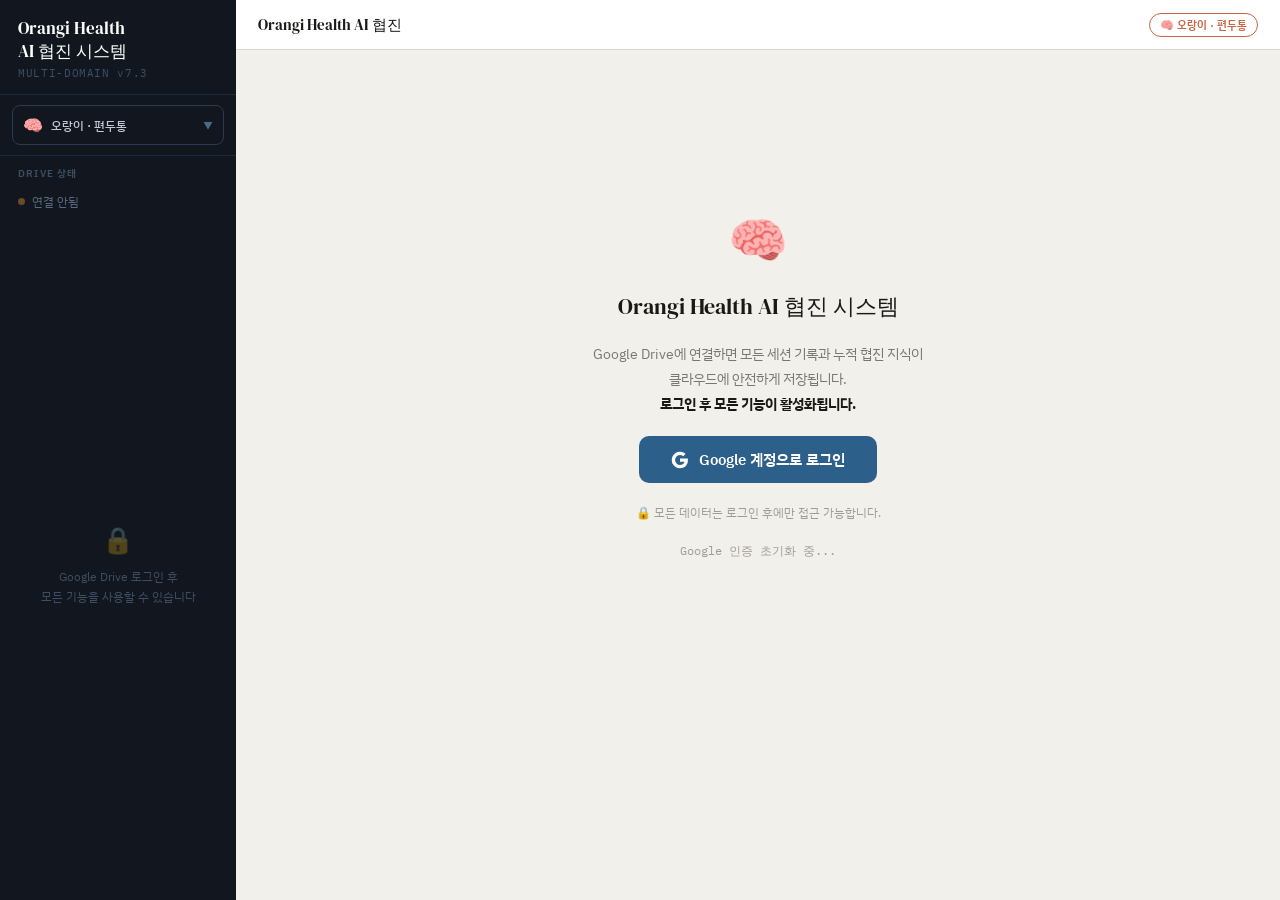
<file: orangi_v7.3.html>
<!DOCTYPE html>
<html lang="ko">
<head>
<meta charset="UTF-8">
<meta name="viewport" content="width=device-width, initial-scale=1.0, maximum-scale=1.0, user-scalable=no">
<title>Orangi Health AI 협진 시스템 v7.2</title>
<link href="https://fonts.googleapis.com/css2?family=DM+Serif+Display&family=IBM+Plex+Sans+KR:wght@300;400;500;600&family=IBM+Plex+Mono:wght@400;500&display=swap" rel="stylesheet">
<script src="https://accounts.google.com/gsi/client" async></script>
<style>
*,*::before,*::after{box-sizing:border-box;margin:0;padding:0}
:root{
  --sb:#12171f;--sb2:#1c2330;--sb3:#252d3a;
  --bg:#f2f0eb;--sf:#fff;--sf2:#f9f7f4;
  --bd:#e0dbd2;--bd2:#d0c9be;
  --ink:#1a1917;--mu:#7a7672;--mu2:#a09b96;
  --r1:#3b82f6;--r2:#8b5cf6;--r3:#f59e0b;
  --ac:#2c5f8a;--gr:#2d6a4f;--re:#c03030;
  --font:'IBM Plex Sans KR',sans-serif;
  --mono:'IBM Plex Mono',monospace;
  --serif:'DM Serif Display',serif;
  --domain-color:#c96442;
}
[data-theme="dark"]{
  --bg:#0f1118;--sf:#1a1d28;--sf2:#22262f;
  --bd:#2a2e3a;--bd2:#353a48;
  --ink:#e4e2dd;--mu:#8a8682;--mu2:#5a5854;
  --ac:#5a9fd4;--gr:#4a9a7a;--re:#e05050;
}
html,body{height:100%;overflow:hidden}
body{font-family:var(--font);background:var(--bg);color:var(--ink);display:flex;font-size:14px;transition:background .3s,color .3s}

/* SIDEBAR */
aside{width:236px;min-width:236px;background:var(--sb);display:flex;flex-direction:column;height:100vh;overflow-y:auto;transition:transform .3s;z-index:100}
.logo{padding:18px 18px 14px;border-bottom:1px solid #1e2a3a}
.logo-title{font-family:var(--serif);color:#fff;font-size:1.05rem;line-height:1.35}
.logo-sub{font-size:.67rem;color:#3d5068;margin-top:3px;font-family:var(--mono);letter-spacing:.06em}

/* DOMAIN SELECTOR */
.domain-selector{padding:10px 12px;border-bottom:1px solid #1e2a3a}
.domain-btn{display:flex;align-items:center;gap:8px;padding:8px 10px;border-radius:8px;border:1.5px solid #2a3a50;background:transparent;color:#c0cad6;font-family:var(--font);font-size:.78rem;cursor:pointer;width:100%;text-align:left;transition:all .15s}
.domain-btn:hover{border-color:#4a6a8a;background:#1a2535}
.domain-btn .d-icon{font-size:1rem}
.domain-btn .d-label{flex:1;font-weight:500}
.domain-btn .d-arrow{font-size:.6rem;color:#4a6a8a}
.domain-dropdown{display:none;padding:6px 0;margin-top:6px}
.domain-dropdown.show{display:block}
.domain-opt{display:flex;align-items:center;gap:8px;padding:7px 10px;border-radius:6px;cursor:pointer;font-size:.75rem;color:#7a8fa5;transition:all .15s;border:none;background:none;width:100%;text-align:left;font-family:var(--font)}
.domain-opt:hover{background:#1a2535;color:#c0cad6}
.domain-opt.active{background:var(--sb3);color:#fff}
.domain-opt .d-user{font-size:.6rem;color:#3d5068;font-family:var(--mono)}

.sb-sect{padding:10px 0}
.sb-lbl{font-size:.62rem;font-weight:600;letter-spacing:.12em;text-transform:uppercase;color:#3d4f63;padding:0 18px;margin-bottom:5px}
.sb-btn{display:flex;align-items:center;gap:9px;padding:8px 18px;cursor:pointer;border:none;background:none;width:100%;text-align:left;color:#7a8fa5;font-family:var(--font);font-size:.8rem;transition:background .15s}
.sb-btn:hover{background:var(--sb2);color:#c0cad6}
.sb-btn.active{background:var(--sb3);color:#fff}
.sb-dot{width:7px;height:7px;border-radius:50%;flex-shrink:0}
.sb-badge{font-size:.65rem;font-family:var(--mono);background:#1a2535;color:#3d5a75;padding:1px 5px;border-radius:3px;margin-left:auto}
.sb-div{height:1px;background:#1a2535;margin:4px 18px}
.drive-status{padding:8px 18px;font-size:.72rem;display:flex;align-items:center;gap:7px}
.drive-dot{width:7px;height:7px;border-radius:50%;flex-shrink:0}
.sb-foot{margin-top:auto;padding:12px 16px;border-top:1px solid #1a2535;display:flex;flex-direction:column;gap:6px}
.sb-foot-btn{width:100%;background:none;border:1px solid #2a3a50;border-radius:6px;padding:6px 10px;color:#5a7a95;font-size:.72rem;cursor:pointer;font-family:var(--font);transition:all .2s;text-align:left}
.sb-foot-btn:hover{background:#1c2a3a;color:#90b0cc}
.theme-toggle{display:flex;align-items:center;gap:8px;padding:6px 10px;cursor:pointer;font-size:.72rem;color:#5a7a95;border:none;background:none;font-family:var(--font);width:100%}
.theme-toggle:hover{color:#90b0cc}

/* HAMBURGER - mobile */
.hamburger{display:none;position:fixed;top:10px;left:10px;z-index:200;background:var(--sb);border:none;border-radius:8px;padding:8px 10px;cursor:pointer;color:#fff;font-size:1.1rem}
.sidebar-overlay{display:none;position:fixed;inset:0;background:rgba(0,0,0,.5);z-index:90}

/* MAIN */
main{flex:1;display:flex;flex-direction:column;height:100vh;overflow:hidden}
.topbar{background:var(--sf);border-bottom:1.5px solid var(--bd);padding:0 22px;display:flex;align-items:center;gap:0;flex-shrink:0;height:50px;transition:background .3s}
.topbar-title{font-family:var(--serif);font-size:.95rem;color:var(--ink);margin-right:auto}
.topbar-domain{font-size:.7rem;padding:3px 10px;border-radius:12px;font-weight:600;margin-left:12px;border:1.5px solid var(--domain-color);color:var(--domain-color)}
.content{flex:1;overflow-y:auto;padding:18px 22px;transition:background .3s}

/* CARDS */
.card{background:var(--sf);border:1.5px solid var(--bd);border-radius:10px;padding:18px;margin-bottom:14px;transition:background .3s,border-color .3s}
.card-title{font-family:var(--serif);font-size:.95rem;font-weight:400;margin-bottom:12px;display:flex;align-items:center;gap:8px;flex-wrap:wrap}
.badge{font-size:.62rem;font-weight:700;padding:2px 7px;border-radius:4px;letter-spacing:.05em;text-transform:uppercase}
.badge-blue{background:#eff6ff;color:#1d4ed8}
.badge-green{background:#f0fdf4;color:#15803d}
.badge-orange{background:#fff7ed;color:#c2410c}
.badge-purple{background:#faf5ff;color:#7c3aed}
.badge-red{background:#fff0f0;color:#c03030}
[data-theme="dark"] .badge-blue{background:#1a2540;color:#60a5fa}
[data-theme="dark"] .badge-green{background:#0d2a1a;color:#4ade80}
[data-theme="dark"] .badge-orange{background:#2a1a0a;color:#fb923c}
[data-theme="dark"] .badge-purple{background:#1a0d2a;color:#a78bfa}
[data-theme="dark"] .badge-red{background:#2a0d0d;color:#f87171}

/* CONNECT */
.connect-screen{display:flex;flex-direction:column;align-items:center;justify-content:center;height:100%;gap:20px;text-align:center}
.btn-connect{background:var(--ac);color:#fff;border:none;border-radius:10px;padding:13px 32px;font-size:.95rem;font-weight:600;cursor:pointer;font-family:var(--font);transition:all .2s;display:flex;align-items:center;gap:10px}
.btn-connect:hover{background:#1e4a72;transform:translateY(-1px)}

/* HOME */
.home-grid{display:grid;grid-template-columns:1fr 1fr;gap:14px;margin-bottom:14px}
.accum-section{margin-bottom:8px}
.accum-label{font-size:.68rem;font-weight:700;letter-spacing:.08em;text-transform:uppercase;color:var(--mu);margin-bottom:6px}
.accum-list{display:flex;flex-direction:column;gap:4px}
.accum-item{display:flex;align-items:flex-start;gap:6px;font-size:.82rem;line-height:1.6;padding:6px 10px;border-radius:6px;border-left:3px solid}
.accum-item.consensus{border-color:var(--gr);background:#f0fdf4;color:#1a4a2a}
.accum-item.discarded{border-color:var(--mu2);background:var(--sf2);color:var(--mu);text-decoration:line-through}
.accum-item.unresolved{border-color:var(--r3);background:#fffbeb;color:#7a4a00}
[data-theme="dark"] .accum-item.consensus{background:#0d2a1a;color:#4ade80}
[data-theme="dark"] .accum-item.discarded{background:#1a1d28;color:#6a6860}
[data-theme="dark"] .accum-item.unresolved{background:#2a1a0a;color:#fbbf24}
.accum-text{flex:1}
.accum-del{background:none;border:none;color:var(--mu2);cursor:pointer;font-size:.8rem;padding:1px 4px;border-radius:3px;flex-shrink:0;transition:color .15s}
.accum-del:hover{color:var(--re)}
.accum-add-row{display:flex;gap:8px;margin-top:8px}
.accum-add-input{flex:1;border:1.5px solid var(--bd);border-radius:7px;padding:6px 10px;font-family:var(--font);font-size:.82rem;outline:none;background:var(--sf2);color:var(--ink)}
.accum-add-input:focus{border-color:var(--ac)}
.btn-accum-add{background:var(--ac);color:#fff;border:none;border-radius:6px;padding:6px 14px;font-size:.78rem;font-weight:600;cursor:pointer;font-family:var(--font);white-space:nowrap}
.accum-empty{font-size:.8rem;color:var(--mu2);font-style:italic;padding:8px 0}

.btn-new-session{width:100%;background:var(--ink);color:#fff;border:none;border-radius:10px;padding:14px;font-size:.9rem;font-weight:600;cursor:pointer;font-family:var(--font);transition:all .2s;display:flex;align-items:center;justify-content:center;gap:9px;margin-bottom:14px}
.btn-new-session:hover{background:#333;transform:translateY(-1px)}
[data-theme="dark"] .btn-new-session{background:#e4e2dd;color:#0f1118}
.session-hist-item{background:var(--sf);border:1.5px solid var(--bd);border-radius:10px;padding:14px 16px;margin-bottom:8px;cursor:pointer;transition:border-color .2s}
.session-hist-item:hover{border-color:var(--ac)}
.hist-date{font-size:.72rem;color:var(--mu);font-family:var(--mono);margin-bottom:3px}
.hist-q{font-size:.85rem;font-weight:500}
.hist-meta{font-size:.72rem;color:var(--mu2);margin-top:4px}
.hist-del{background:none;border:none;color:var(--mu2);cursor:pointer;font-size:.78rem;padding:2px 6px;border-radius:3px;float:right;transition:color .15s}
.hist-del:hover{color:var(--re)}

/* SESSION */
.q-bar{background:var(--sf);border:1.5px solid var(--bd);border-radius:10px;padding:13px 16px;margin-bottom:14px}
.q-label{font-size:.67rem;font-weight:600;letter-spacing:.1em;text-transform:uppercase;color:var(--mu);margin-bottom:5px}
.q-bar textarea{width:100%;border:none;outline:none;font-family:var(--font);font-size:.9rem;line-height:1.55;resize:none;background:transparent;color:var(--ink)}
.round-bar{display:flex;align-items:center;gap:10px;margin-bottom:14px;padding:10px 14px;background:var(--sb);border-radius:10px;flex-wrap:wrap}
.round-pill{font-size:.72rem;font-weight:700;padding:5px 14px;border-radius:20px;border:1.5px solid;font-family:var(--mono);cursor:default}
.round-pill.done{opacity:.5}.round-pill.active{color:#fff}.round-pill.waiting{background:transparent}
.ai-grid{display:grid;grid-template-columns:1fr 1fr;gap:12px;margin-bottom:14px}
.ai-card{background:var(--sf);border:1.5px solid var(--bd);border-radius:10px;overflow:hidden;transition:border-color .3s}
.ai-card.generating{border-color:#3b82f640;animation:pb 1.5s infinite}
@keyframes pb{0%,100%{border-color:#3b82f640}50%{border-color:#3b82f6bb}}
.ai-card.done{border-color:#10b98155}
.ai-card.error{border-color:#ef444455}
.ai-head{display:flex;align-items:center;gap:8px;padding:9px 13px;border-bottom:1px solid var(--bd);background:var(--sf2)}
.ai-dot{width:8px;height:8px;border-radius:50%;flex-shrink:0}
.ai-name{font-size:.73rem;font-weight:600;letter-spacing:.05em;text-transform:uppercase}
.ai-role{font-size:.63rem;color:var(--mu2);font-family:var(--mono);margin-left:4px}
.ai-chip{font-size:.62rem;font-family:var(--mono);padding:2px 6px;border-radius:3px;margin-left:auto}
.ai-body{position:relative}
.ai-body textarea{width:100%;border:none;outline:none;padding:11px 13px;font-family:var(--font);font-size:.84rem;line-height:1.65;resize:vertical;min-height:150px;background:transparent;color:var(--ink)}
.ai-body textarea.gen{background:#f0f7ff;color:var(--mu)}
[data-theme="dark"] .ai-body textarea.gen{background:#1a2030;color:#5a6a7a}
/* Markdown rendered output */
.ai-md{padding:11px 13px;font-size:.84rem;line-height:1.65;color:var(--ink);overflow-y:auto;max-height:400px}
.ai-md h1,.ai-md h2,.ai-md h3{font-family:var(--serif);margin:10px 0 6px;font-weight:400}
.ai-md h1{font-size:1rem}.ai-md h2{font-size:.92rem}.ai-md h3{font-size:.86rem}
.ai-md ul,.ai-md ol{padding-left:18px;margin:4px 0}
.ai-md li{margin-bottom:3px}
.ai-md p{margin:4px 0}
.ai-md strong{font-weight:600}
.ai-md code{font-family:var(--mono);font-size:.8rem;background:var(--sf2);padding:1px 4px;border-radius:3px}
.ai-md blockquote{border-left:3px solid var(--bd);padding-left:10px;color:var(--mu);margin:6px 0}
.ai-toggle-view{position:absolute;top:4px;right:8px;background:none;border:1px solid var(--bd);border-radius:4px;padding:2px 6px;font-size:.62rem;cursor:pointer;color:var(--mu);z-index:1}

.round-action-bar{background:var(--sf);border:1.5px solid var(--bd);border-radius:10px;padding:13px 16px;margin-bottom:14px;display:flex;align-items:center;gap:12px;flex-wrap:wrap}
.btn-run-round{background:var(--ac);color:#fff;border:none;border-radius:8px;padding:10px 22px;font-size:.85rem;font-weight:600;cursor:pointer;font-family:var(--font);transition:all .2s;display:flex;align-items:center;gap:8px;white-space:nowrap}
.btn-run-round:hover:not(:disabled){background:#1e4a72}
.btn-run-round:disabled{opacity:.5;cursor:not-allowed}
.btn-run-round.green{background:var(--gr)}
.btn-run-round.green:hover:not(:disabled){background:#1d4a35}
.run-note{font-size:.75rem;color:var(--mu);flex:1}

.final-card{background:var(--sf);border:1.5px solid var(--bd);border-radius:10px;padding:18px;margin-bottom:12px}
.final-card h3{font-family:var(--serif);font-size:.95rem;font-weight:400;margin-bottom:10px;display:flex;align-items:center;gap:8px;flex-wrap:wrap}
.fcontent{font-size:.86rem;line-height:1.78;color:var(--ink)}
.fcontent ul{padding-left:18px}.fcontent li{margin-bottom:4px}
.divider{height:1px;background:var(--bd);margin:10px 0}

/* BTNS */
.btn-primary{background:var(--ink);color:#fff;border:none;border-radius:8px;padding:10px 22px;font-size:.85rem;font-weight:600;cursor:pointer;font-family:var(--font);transition:all .2s;display:flex;align-items:center;gap:8px}
.btn-primary:hover:not(:disabled){background:#333}
.btn-primary:disabled{opacity:.5;cursor:not-allowed}
.spin{width:13px;height:13px;border:2px solid rgba(255,255,255,.25);border-top-color:#fff;border-radius:50%;animation:sp .7s linear infinite;display:none}
@keyframes sp{to{transform:rotate(360deg)}}

/* MODAL */
.overlay{position:fixed;inset:0;background:rgba(0,0,0,.55);z-index:999;display:none;align-items:center;justify-content:center}
.overlay.show{display:flex}
.modal{background:var(--sf);border-radius:12px;width:620px;max-width:95vw;max-height:85vh;display:flex;flex-direction:column;box-shadow:0 20px 60px rgba(0,0,0,.25);overflow:hidden}
.modal-head{display:flex;align-items:center;justify-content:space-between;padding:16px 20px;border-bottom:1px solid var(--bd)}
.modal-head h3{font-family:var(--serif);font-size:1rem;font-weight:400}
.modal-close{background:none;border:none;font-size:1.1rem;cursor:pointer;color:var(--mu);padding:4px}
.modal-body{flex:1;overflow-y:auto;padding:18px 20px}
.modal-foot{padding:12px 20px;border-top:1px solid var(--bd);display:flex;justify-content:flex-end;gap:10px}

.key-group{margin-bottom:18px}
.key-row{display:flex;align-items:center;gap:8px;margin-bottom:4px}
.key-label{font-size:.78rem;font-weight:600;display:flex;align-items:center;gap:8px}
.key-link{font-size:.7rem;color:var(--ac);text-decoration:none;margin-left:auto}
.key-link:hover{text-decoration:underline}
.key-input-row{display:flex;gap:8px}
.key-input{flex:1;border:1.5px solid var(--bd);border-radius:7px;padding:8px 12px;font-family:var(--mono);font-size:.78rem;color:var(--ink);outline:none;transition:border-color .2s;background:var(--sf2)}
.key-input:focus{border-color:var(--ac)}
.key-input.set{border-color:#10b98155;background:#f0fdf4}
[data-theme="dark"] .key-input.set{background:#0d2a1a}
.key-note{font-size:.69rem;color:var(--mu2);line-height:1.5;margin-top:4px}
.btn-vis{background:none;border:1px solid var(--bd);border-radius:5px;padding:6px 10px;font-size:.72rem;cursor:pointer;color:var(--mu);white-space:nowrap}
.btn-save{background:var(--ink);color:#fff;border:none;border-radius:7px;padding:8px 20px;font-size:.82rem;font-weight:600;cursor:pointer;font-family:var(--font)}
[data-theme="dark"] .btn-save{background:#e4e2dd;color:#0f1118}
.btn-cancel{background:none;border:1.5px solid var(--bd);border-radius:7px;padding:8px 16px;font-size:.82rem;color:var(--mu);cursor:pointer;font-family:var(--font)}

/* TOAST */
.toast{position:fixed;bottom:24px;right:24px;background:var(--ink);color:#fff;padding:10px 18px;border-radius:8px;font-size:.82rem;z-index:9999;transform:translateY(80px);opacity:0;transition:all .3s;pointer-events:none;max-width:90vw}
.toast.show{transform:translateY(0);opacity:1}
[data-theme="dark"] .toast{background:#e4e2dd;color:#0f1118}

/* MISC */
.hint{font-size:.8rem;color:var(--mu);padding:30px;text-align:center;font-style:italic;line-height:1.7}
.err-box{background:#fff0f0;border:1px solid #ffc0c0;border-radius:8px;padding:11px 14px;color:var(--re);font-size:.82rem;margin-bottom:12px}
.loading-screen{display:flex;flex-direction:column;align-items:center;justify-content:center;height:100%;gap:14px;color:var(--mu)}
.loading-spin{width:28px;height:28px;border:3px solid var(--bd);border-top-color:var(--ac);border-radius:50%;animation:sp .8s linear infinite}
.autosave-bar{font-size:.7rem;color:var(--gr);font-family:var(--mono);padding:4px 0;text-align:right;margin-top:-10px;margin-bottom:8px}

/* TEMPLATES */
.tmpl-list{display:flex;flex-wrap:wrap;gap:7px;margin-bottom:10px}
.tmpl-chip{background:var(--sf2);border:1.5px solid var(--bd);border-radius:20px;padding:5px 12px;font-size:.8rem;cursor:pointer;transition:all .15s;display:flex;align-items:center;gap:6px}
.tmpl-chip:hover{border-color:var(--ac);color:var(--ac)}

/* KEY TEST */
.key-test-row{display:flex;align-items:center;gap:8px;margin-top:6px;flex-wrap:wrap}
.btn-test{background:none;border:1px solid var(--bd);border-radius:5px;padding:4px 10px;font-size:.7rem;cursor:pointer;color:var(--mu);transition:all .15s;white-space:nowrap}
.btn-test:hover{border-color:var(--ac);color:var(--ac)}
.key-masked{font-family:var(--mono);font-size:.72rem;color:var(--gr);background:#f0fdf4;padding:2px 8px;border-radius:4px}
.key-test-result{font-size:.7rem;font-family:var(--mono);padding:2px 8px;border-radius:4px}
.ktr-ok{background:#f0fdf4;color:#15803d}.ktr-fail{background:#fff0f0;color:var(--re)}.ktr-loading{background:#eff6ff;color:#1d4ed8}

/* AI REGEN */
.ai-regen{background:none;border:1px solid var(--bd);border-radius:4px;padding:2px 8px;font-size:.68rem;cursor:pointer;color:var(--mu);transition:all .15s;margin-left:4px}
.ai-regen:hover:not(:disabled){border-color:var(--ac);color:var(--ac)}
.ai-regen:disabled{opacity:.35;cursor:not-allowed}

/* LOG */
.log-form{background:var(--sf);border:1.5px solid var(--bd);border-radius:10px;padding:18px;margin-bottom:14px}
.log-section-title{font-size:.7rem;font-weight:700;letter-spacing:.1em;text-transform:uppercase;color:var(--mu);margin:12px 0 7px}
.log-chips{display:flex;flex-wrap:wrap;gap:7px}
.log-chip{padding:5px 13px;border-radius:20px;border:1.5px solid var(--bd);font-size:.82rem;cursor:pointer;transition:all .15s;user-select:none;background:var(--sf2)}
.log-chip:hover{border-color:var(--ac)}
.log-chip.sel{font-weight:600;color:#fff}
.log-chip.sel-left{background:#3b82f6;border-color:#3b82f6}
.log-chip.sel-right{background:#ef4444;border-color:#ef4444}
.log-chip.sel-sym{background:#8b5cf6;border-color:#8b5cf6}
.log-chip.sel-med{background:#f59e0b;border-color:#f59e0b;color:var(--ink)}
.log-chip.sel-tx{background:#10b981;border-color:#10b981}
.log-nrs{display:flex;align-items:center;gap:12px;padding:4px 0}
.log-nrs input[type=range]{flex:1;accent-color:var(--re)}
.log-nrs-val{font-size:1.3rem;font-weight:700;color:var(--re);min-width:28px;text-align:center}
.log-other-input{border:1.5px solid var(--bd);border-radius:7px;padding:6px 10px;font-size:.82rem;font-family:var(--font);outline:none;background:var(--sf);color:var(--ink);width:140px}
.log-other-input:focus{border-color:var(--ac)}
.log-memo{width:100%;border:1.5px solid var(--bd);border-radius:7px;padding:8px 11px;font-family:var(--font);font-size:.83rem;resize:none;outline:none;background:var(--sf2);color:var(--ink)}
.log-memo:focus{border-color:var(--ac)}
.btn-log-save{background:var(--re);color:#fff;border:none;border-radius:9px;padding:12px 28px;font-size:.9rem;font-weight:700;cursor:pointer;font-family:var(--font);transition:all .2s;display:flex;align-items:center;gap:8px}
.btn-log-save:hover:not(:disabled){background:#a02020;transform:translateY(-1px)}
.btn-log-save:disabled{opacity:.5;cursor:not-allowed}
.log-item{background:var(--sf);border:1.5px solid var(--bd);border-radius:9px;padding:12px 15px;margin-bottom:7px;display:flex;align-items:flex-start;gap:12px}
.log-item-time{font-size:.72rem;font-family:var(--mono);color:var(--mu2);min-width:70px;padding-top:1px}
.log-item-body{flex:1}
.log-item-nrs{display:inline-block;font-size:.8rem;font-weight:700;padding:1px 8px;border-radius:4px;margin-right:6px}
.log-item-tags{display:flex;flex-wrap:wrap;gap:4px;margin-top:5px}
.log-tag{font-size:.7rem;padding:2px 7px;border-radius:3px}
.log-del{background:none;border:none;color:var(--mu2);cursor:pointer;font-size:.85rem;padding:2px 5px;border-radius:3px;flex-shrink:0;margin-left:auto}
.log-del:hover{color:var(--re)}
.log-view-tabs{display:flex;gap:6px;margin-bottom:14px}
.log-vtab{background:none;border:1.5px solid var(--bd);border-radius:7px;padding:6px 14px;font-size:.78rem;cursor:pointer;font-family:var(--font);color:var(--mu);transition:all .15s}
.log-vtab.active{background:var(--ink);color:#fff;border-color:var(--ink)}
.nrs-bar-wrap{display:flex;align-items:center;gap:8px;margin-bottom:5px}
.nrs-bar{height:8px;border-radius:4px;min-width:4px;transition:width .3s}
.week-row{display:flex;align-items:center;gap:10px;padding:7px 0;border-bottom:1px solid var(--bd)}
.week-date{font-size:.75rem;font-family:var(--mono);color:var(--mu);min-width:60px}
.week-events{flex:1;display:flex;flex-wrap:wrap;gap:4px}
.week-ev{font-size:.7rem;padding:2px 7px;border-radius:4px}

/* EXPORT BUTTONS */
.export-bar{display:flex;gap:8px;margin-bottom:14px;flex-wrap:wrap}
.btn-export{background:none;border:1.5px solid var(--bd);border-radius:7px;padding:6px 14px;font-size:.75rem;cursor:pointer;color:var(--mu);font-family:var(--font);transition:all .15s}
.btn-export:hover{border-color:var(--ac);color:var(--ac)}

/* RESPONSIVE */
@media(max-width:960px){
  .ai-grid{grid-template-columns:1fr}
  .home-grid{grid-template-columns:1fr}
}
@media(max-width:768px){
  aside{position:fixed;left:0;top:0;transform:translateX(-100%)}
  aside.open{transform:translateX(0)}
  .hamburger{display:block}
  .sidebar-overlay.show{display:block}
  main{width:100%}
  .topbar{padding:0 14px;padding-left:50px}
  .content{padding:14px}
  .modal{width:95vw}
}

/* CONDITION REGISTRY */
.dx-card{background:var(--sf);border:1.5px solid var(--bd);border-radius:10px;padding:16px;margin-bottom:10px;transition:border-color .2s}
.dx-card:hover{border-color:var(--ac)}
.dx-head{display:flex;align-items:center;gap:10px;margin-bottom:8px}
.dx-name{font-size:.92rem;font-weight:600;flex:1}
.dx-status{font-size:.62rem;font-weight:700;padding:2px 8px;border-radius:10px;letter-spacing:.03em}
.dx-status.active{background:#f0fdf4;color:#15803d}
.dx-status.remission{background:#eff6ff;color:#1d4ed8}
.dx-status.resolved{background:var(--sf2);color:var(--mu2)}
.dx-status.self-stopped{background:#fffbeb;color:#b45309}
.dx-body{font-size:.8rem;line-height:1.7;color:var(--mu)}
.dx-body strong{color:var(--ink);font-weight:600}
.dx-section{margin-top:8px;padding-top:8px;border-top:1px solid var(--bd)}
.dx-section-title{font-size:.68rem;font-weight:700;letter-spacing:.08em;text-transform:uppercase;color:var(--mu2);margin-bottom:4px}
.dx-med-item{padding:4px 0;display:flex;align-items:baseline;gap:6px}
.dx-med-name{font-weight:600;color:var(--ink)}
.dx-med-detail{color:var(--mu);font-size:.78rem}
.dx-form-group{margin-bottom:12px}
.dx-form-label{font-size:.7rem;font-weight:600;color:var(--mu);margin-bottom:4px}
.dx-form-input{width:100%;border:1.5px solid var(--bd);border-radius:7px;padding:7px 10px;font-family:var(--font);font-size:.82rem;outline:none;background:var(--sf2);color:var(--ink)}
.dx-form-input:focus{border-color:var(--ac)}
.dx-form-ta{width:100%;border:1.5px solid var(--bd);border-radius:7px;padding:7px 10px;font-family:var(--font);font-size:.82rem;outline:none;background:var(--sf2);color:var(--ink);resize:vertical;min-height:60px}

</style>
</head>
<body>

<!-- HAMBURGER -->
<button class="hamburger" onclick="toggleSidebar()">☰</button>
<div class="sidebar-overlay" id="sidebar-overlay" onclick="toggleSidebar()"></div>

<!-- SIDEBAR -->
<aside id="sidebar">
  <div class="logo">
    <div class="logo-title">Orangi Health<br>AI 협진 시스템</div>
    <div class="logo-sub">MULTI-DOMAIN v7.3</div>
  </div>

  <!-- DOMAIN SELECTOR -->
  <div class="domain-selector">
    <button class="domain-btn" onclick="toggleDomainDropdown()">
      <span class="d-icon" id="domain-icon">🧠</span>
      <span class="d-label" id="domain-label">편두통</span>
      <span class="d-arrow">▼</span>
    </button>
    <div class="domain-dropdown" id="domain-dropdown"></div>
  </div>

  <div class="sb-sect">
    <div class="sb-lbl">Drive 상태</div>
    <div class="drive-status" id="drive-status">
      <div class="drive-dot" style="background:#6a4a2a"></div>
      <span style="font-size:.72rem;color:#5a6a7e">연결 안됨</span>
    </div>
  </div>

  <div id="sb-locked" style="flex:1;padding:24px 18px;display:flex;flex-direction:column;align-items:center;justify-content:center;gap:10px;text-align:center">
    <div style="font-size:1.6rem;opacity:.3">🔒</div>
    <div style="font-size:.75rem;color:#3d4f63;line-height:1.6">Google Drive 로그인 후<br>모든 기능을 사용할 수 있습니다</div>
  </div>

  <div id="sb-unlocked" style="display:none;flex-direction:column;overflow-y:auto;flex:1">
    <div class="sb-div"></div>
    <div class="sb-sect">
      <div class="sb-lbl">AI 협진단</div>
      <div id="sb-ai-list"></div>
    </div>
    <div class="sb-div"></div>
    <div class="sb-sect">
      <div class="sb-lbl">메뉴</div>
      <button class="sb-btn" onclick="switchView('home',this)" id="nav-home">🏠 홈 / 누적 기록</button>
      <button class="sb-btn" onclick="switchView('session',this)" id="nav-session">
        💬 현재 세션
        <span class="sb-badge" id="session-round-badge" style="display:none">R1</span>
      </button>
      <button class="sb-btn" onclick="switchView('log',this)" id="nav-log">📊 증상 기록</button>
      <button class="sb-btn" onclick="switchView('history',this)" id="nav-history">
        📅 세션 기록
        <span class="sb-badge" id="history-count">0</span>
      </button>
      <button class="sb-btn" onclick="switchView('templates',this)" id="nav-templates">📌 질문 템플릿</button>
      <button class="sb-btn" onclick="switchView('meds',this)" id="nav-meds">📋 질환 관리</button>
      <button class="sb-btn" onclick="switchView('usage',this)" id="nav-usage">
        💰 비용 추적
        <span class="sb-badge" id="sb-today-cost" style="display:inline"></span>
      </button>
    </div>
    <div style="margin-top:auto;padding:12px 16px;border-top:1px solid #1a2535;display:flex;flex-direction:column;gap:6px">
      <button class="sb-foot-btn" onclick="openKeys()">🔑 API 키 설정</button>
      <button class="sb-foot-btn" onclick="openCtx()">📋 환자 컨텍스트</button>
      <button class="sb-foot-btn" onclick="manualBackup()">📦 지금 백업</button>
      <button class="theme-toggle" onclick="toggleTheme()">
        <span id="theme-icon">🌙</span> <span id="theme-label">다크 모드</span>
      </button>
    </div>
  </div>
</aside>

<!-- MAIN -->
<main>
  <div class="topbar">
    <div class="topbar-title" id="topbar-title">Orangi Health AI 협진</div>
    <div class="topbar-domain" id="topbar-domain" style="display:none"></div>
  </div>
  <div class="content" id="content">
    <div id="default-connect" style="display:flex;flex-direction:column;align-items:center;justify-content:center;min-height:70vh;gap:20px;text-align:center;padding:40px 20px">
      <div style="font-size:3rem">🧠</div>
      <div style="font-family:var(--serif);font-size:1.4rem">Orangi Health AI 협진 시스템</div>
      <div style="font-size:.88rem;color:var(--mu);line-height:1.75;max-width:420px">
        Google Drive에 연결하면 모든 세션 기록과 누적 협진 지식이<br>클라우드에 안전하게 저장됩니다.<br>
        <strong style="color:var(--ink)">로그인 후 모든 기능이 활성화됩니다.</strong>
      </div>
      <button class="btn-connect" onclick="signIn()">
        <svg width="18" height="18" viewBox="0 0 24 24"><path fill="#fff" d="M22.56 12.25c0-.78-.07-1.53-.2-2.25H12v4.26h5.92c-.26 1.37-1.04 2.53-2.21 3.31v2.77h3.57c2.08-1.92 3.28-4.74 3.28-8.09z"/><path fill="#fff" d="M12 23c2.97 0 5.46-.98 7.28-2.66l-3.57-2.77c-.98.66-2.23 1.06-3.71 1.06-2.86 0-5.29-1.93-6.16-4.53H2.18v2.84C3.99 20.53 7.7 23 12 23z"/><path fill="#fff" d="M5.84 14.09c-.22-.66-.35-1.36-.35-2.09s.13-1.43.35-2.09V7.07H2.18C1.43 8.55 1 10.22 1 12s.43 3.45 1.18 4.93l2.85-2.22.81-.62z"/><path fill="#fff" d="M12 5.38c1.62 0 3.06.56 4.21 1.64l3.15-3.15C17.45 2.09 14.97 1 12 1 7.7 1 3.99 3.47 2.18 7.07l3.66 2.84c.87-2.6 3.3-4.53 6.16-4.53z"/></svg>
        Google 계정으로 로그인
      </button>
      <div style="font-size:.75rem;color:var(--mu2);max-width:360px;line-height:1.6">🔒 모든 데이터는 로그인 후에만 접근 가능합니다.</div>
      <div id="gsi-status" style="font-size:.72rem;color:var(--mu2);font-family:var(--mono)">Google 인증 초기화 중...</div>
    </div>
  </div>
</main>

<!-- KEYS MODAL -->
<div class="overlay" id="keys-modal">
  <div class="modal">
    <div class="modal-head"><h3>🔑 API 키 설정</h3><button class="modal-close" onclick="closeModal('keys-modal')">✕</button></div>
    <div class="modal-body" id="keys-body"></div>
    <div class="modal-foot">
      <button class="btn-cancel" onclick="closeModal('keys-modal')">닫기</button>
      <button class="btn-save" onclick="saveKeys()">저장</button>
    </div>
  </div>
</div>

<!-- CTX MODAL -->
<div class="overlay" id="ctx-modal">
  <div class="modal" style="width:720px">
    <div class="modal-head"><h3>📋 환자 컨텍스트 / SSOT</h3><button class="modal-close" onclick="closeModal('ctx-modal')">✕</button></div>
    <div class="modal-body">
      <textarea id="ctx-ta" style="width:100%;min-height:420px;border:1.5px solid var(--bd);border-radius:8px;padding:12px;font-family:var(--mono);font-size:.76rem;line-height:1.68;resize:none;color:var(--ink);outline:none;background:var(--sf2)"></textarea>
    </div>
    <div class="modal-foot">
      <button class="btn-cancel" onclick="closeModal('ctx-modal')">취소</button>
      <button class="btn-save" onclick="saveCtx()">저장 (Drive 동기화)</button>
    </div>
  </div>
</div>

<!-- CONFIRM MODAL -->
<div class="overlay" id="confirm-modal">
  <div class="modal" style="width:420px">
    <div class="modal-head"><h3 id="confirm-title">확인</h3><button class="modal-close" onclick="closeConfirmModal()">✕</button></div>
    <div class="modal-body" id="confirm-body" style="padding:18px 20px;font-size:.88rem;line-height:1.7"></div>
    <div class="modal-foot" id="confirm-foot"></div>
  </div>
</div>

<!-- TOAST -->
<div class="toast" id="toast"></div>

<script>
// ═══════════════════════════════════════════════════════════════
// DOMAIN DEFINITIONS
// ═══════════════════════════════════════════════════════════════
const DOMAINS = {
  'orangi-migraine': {
    user:'오랑이', label:'편두통', icon:'🧠', color:'#c96442',
    folder:'Orangi Migraine', masterFile:'orangi_master.json',
    logPrefix:'orangi_log',
    defaultContext: `[오랑이 rCM 협진 — SSOT 컨텍스트 / 기준: 2026-03-28]

■ 환자 기본
- 김나연(오랑이), 여성 28세(1997년생), 체중 39~42kg
- 주진단: 난치성 만성 편두통(rCM)
- 동반: MDD, OCD, 불안장애, vasovagal syncope 병력
- 특이: 저혈압 경향, 약물 민감도 높음, 유당불내증, 후두신경 감압술(효과 없음)

■ 핵심 기전 (작업 가설)
- Central Sensitization 경향 강함
- TCC 패턴(C2-3→V1 전이) 임상적 의심
- GI stasis/흡수 지연 축이 flare와 반복 연관
- 자율신경 불안정성이 headache wave와 얽힘
- Phonophobia: 저주파 진동음에 극도로 취약
- 공복/저섭취/피로/수면분절이 파동 증폭

■ 치료 반응
유의: GON block 1~3차(clear responder), Metoclopramide(GI/흡수축), 수면, Propranolol 10mg(도움 신호)
실패/배제: Triptan, CGRP mAb, Botox, Atogepant(변비), 후두신경 감압술, SPG MAD

■ SSOT 원칙
- 팩트/해석/전략 분리, 확정/추정/가설 구분
- MOH: high-risk state, 확진 단정 금지
- Venlafaxine: 단독 인과 확정 금지

■ 금지 표현
- GON wear-off 확정 / MOH 확진 / Drug Holiday 유일한 방법 / Consensus 99%`,
    aiRoles: {gpt:'SSOT 기준축',claude:'구조·메타',gemini:'액션 플랜',perp:'데이터 계수'},
    templates:[
      'GON4 타이밍 — 현재 NRS 패턴 기준으로 적절한 시술 시점인가?',
      'MOH 위험도 — 이번 달 acute-med day 집계 및 high-risk 여부',
      '이번 주 패턴 분석 — 증상 변화 추세와 트리거 연관성',
      '약 반응 평가 — AAP 효과 및 투약 기준선 재검토',
      '자율신경 증상 평가 — ANS/GI 동반 여부 및 의미',
    ],
    logConfig: {
      sites: {left:['미간','눈썹위','관자놀이','후두부','기타'], right:['미간','눈썹위','관자놀이','후두부','기타']},
      symptoms: ['구역','어지러움','손발저림','빛과민','소리과민','식은땀','심계항진','실신전조'],
      meds: ['AAP 500mg','Loxoprofen','타 NSAID','Metoclopramide'],
      treatments: ['GON block','LON block','SPG block'],
      nrsLabel: '통증 강도 (NRS)',
    },
  },
  'orangi-mental': {
    user:'오랑이', label:'마음 관리', icon:'💜', color:'#8b5cf6',
    folder:'Orangi Mental', masterFile:'orangi_mental_master.json',
    logPrefix:'orangi_mental_log',
    defaultContext: `[오랑이 마음 관리 — 정신과 약물·증상 SSOT / 기준: 2026-03-28]

■ 환자 기본
- 김나연(오랑이), 여성 28세
- 진단: MDD(주요우울장애), OCD(강박장애), 불안장애
- 동반: rCM(난치성 만성 편두통), vasovagal syncope
- 특이: 약물 민감도 매우 높음, 저체중(39~42kg), 저혈압

■ 현재 약물 상태 (정신과)
- Venlafaxine: ⚠️ 자의 중단 (자율신경 폭주 부작용 발생)
- Bupropion: ⚠️ 자의 중단 (자율신경 폭주 부작용 발생)
- 중단 후 1개월+ 경과, 정신과 증상 거의 없음
- 주치의 판단 아닌 보호자(붕쌤) 판단으로 중단 — 추적 필요

■ 중단 후 모니터링 항목
- Withdrawal 증상 (brain zaps, 어지러움, 감정 불안정)
- OCD/불안/우울 재발 징후
- 편두통 패턴 변화 (Venlafaxine 예방 효과 소실 가능)

■ 핵심 추적 항목
- 기분·에너지 일별 패턴 (0-10 스케일)
- 수면의 질·시간 (분절, 입면 지연, 조기 각성)
- 강박사고 빈도·강도
- 불안 에피소드 (트리거, 지속시간, 강도)
- 식사 패턴 (편두통과 연관: 공복이 트리거)
- 약물 부작용 모니터링

■ SSOT 원칙
- 약물 변경은 주치의 판단 최우선
- 편두통 약물과 상호작용 항상 고려
- 감정 기록 시 판단 없이 사실만
- 자해/자살 사고 → 즉시 전문가 연결`,
    aiRoles: {gpt:'약물·증상 분석',claude:'구조·메타',gemini:'행동 패턴·액션',perp:'근거 검색'},
    templates: [
      '이번 주 기분/에너지 패턴 — 추세 분석',
      '수면의 질 리뷰 — 편두통 연관성 포함',
      '약물 부작용 체크 — 현재 복용약 전체',
      '불안 트리거 패턴 — 최근 에피소드 분석',
      '강박사고 빈도 리뷰 — 악화/완화 요인',
    ],
    logConfig: {
      sites: null,
      moodMode: true,
      symptoms: ['불안','우울감','무기력','과민','강박사고','공황','불면','과수면','식욕변화','집중력저하'],
      meds: ['Venlafaxine','Bupropion','Escitalopram','Hydroxyzine','기타'],
      treatments: null,
      nrsLabel: '기분',
    },
  },
  'orangi-health': {
    user:'오랑이', label:'건강관리', icon:'💚', color:'#10b981',
    folder:'Orangi Health', masterFile:'orangi_health_master.json',
    logPrefix:'orangi_health_log',
    defaultContext: `[오랑이 건강관리 — 일반 건강 SSOT / 기준: 2026-03-28]

■ 환자 기본
- 김나연(오랑이), 여성 28세, 체중 39~42kg
- 기저: 저혈압, 유당불내증, 저체중, vasovagal syncope
- 동반 질환: rCM, MDD, OCD, 불안장애

■ 핵심 관리 항목
- 영양: 칼로리 섭취, 단백질, 철분, 비타민D, B12
- 체중: 39~42kg 범위 유지/증가 목표
- 운동: 저강도 유산소 (현기증 주의), 근력 운동
- 수면: 7~8시간 목표, 분절 수면 모니터링
- GI: 흡수 장애 가능성, 유당불내증 관리

■ 급성 질환 발생 시
- 모든 투약 전 편두통·정신과 약물 상호작용 확인 필수
- 해열/진통: AAP 우선 (편두통 급성기와 겹치지 않도록)
- 항생제: 유산균 병용, GI 부작용 주의

■ SSOT 원칙
- 타 도메인(편두통/마음관리) 약물과 상호작용 항상 고려
- 영양·운동 데이터는 편두통 트리거와 교차 분석`,
    aiRoles: {gpt:'영양·대사 분석',claude:'구조·메타·상호작용',gemini:'운동·수면 플랜',perp:'근거 검색'},
    templates: [
      '영양 상태 점검 — 칼로리/단백질/미량원소',
      '운동 계획 리뷰 — 저혈압·편두통 고려',
      '수면 패턴 분석 — 분절/총시간/질',
      '급성 질환 약물 상호작용 체크',
      'GI 증상 리뷰 — 흡수 장애 가능성',
    ],
    logConfig: {
      sites: null,
      customFields: true,
      journalCategories: ['컨디션','식사','운동','수면','검사결과','급성질환','투약','기타'],
      symptoms: [],
      meds: [],
      treatments: [],
      nrsLabel: '컨디션 (0=최악 10=최상)',
    },
  },
  'bung-mental': {
    user:'붕쌤', label:'마음 관리', icon:'🩵', color:'#06b6d4',
    folder:'Bung Mental', masterFile:'bung_mental_master.json',
    logPrefix:'bung_mental_log',
    defaultContext: `[붕쌤 마음 관리 — 정신과 SSOT / 기준: 2026-03-28]

■ 기본
- 유성우(붕쌤), 남성, 1차 진료 일반의 (고회전 외래)
- 진단: MDD(2022 발병, 현재 관해~부분관해), Bipolar spectrum 고려
- 기분 배경: 의대 시절부터 기분부전 양상 가능

■ 현재 핵심 문제
- MDD 관해 후 잔존 인지/집행기능 문제
- Speech-output drag (생각→말 변환 병목) — ATX 감량으로 크게 호전
- Working-memory lapse (고부하 진료 시)
- 수면: delayed sleep-wake phase, 25~26시간 생체시계형

■ 현재 투약
- Desvenlafaxine 50mg qAM (항우울 유지)
- Bupropion XR 150mg qAM (MDD 관해 유지, CYP2D6 억제)
- Lithium 300mg qAM (기분 안정화)
- Atomoxetine 18mg (58→40→18 감량 — speech drag/GU 부작용으로)
- Concerta 18mg PRN (언어출력 명료화, 손떨림 감소)

■ 약물 반응 요약
- ATX 감량(58→18): 말-생각 일치 크게 호전, GU 호전
- Concerta: 발화 명료도↑, 손떨림↓, 커피 병용 시 미세 tremor
- Desvenlafaxine: 1-2일 미복용 시 brain zaps

■ SSOT 원칙
- 인지/발화 기능이 기분 점수보다 중요한 추적 축
- 케어기버 번아웃 동시 모니터링
- 약물 변경은 주치의 판단 우선`,
    aiRoles: {gpt:'패턴·스트레스 분석',claude:'구조·메타',gemini:'행동 플랜',perp:'근거 검색'},
    templates: [
      '이번 주 스트레스/번아웃 리뷰',
      '수면·운동 밸런스 체크',
      '케어기버 부담감 점검 — compassion fatigue',
      '자기 시간 확보 계획',
    ],
    logConfig: {
      sites: null,
      moodMode: true,
      symptoms: ['불안','우울감','번아웃','불면','무기력','과민','집중력저하','공황','식욕변화'],
      meds: ['Desvenlafaxine','Bupropion','Lithium','Atomoxetine','Concerta','기타'],
      treatments: null,
      nrsLabel: '기분',
    },
  },
  'bung-health': {
    user:'붕쌤', label:'건강관리', icon:'💪', color:'#f59e0b',
    folder:'Bung Health', masterFile:'bung_health_master.json',
    logPrefix:'bung_health_log',
    defaultContext: `[붕쌤 건강관리 — 일반 건강 SSOT / 기준: 2026-03-28]

■ 기본
- 유성우(붕쌤), 남성, 1차 진료 일반의
- Shift 근무자 (09-24, 14-24, 19-24 패턴)

■ 만성 질환
- 중등도 지방간 (2025-11 초음파)
- 이상지질혈증 (추적 중)
- 통풍 — Febuxostat 40mg 주 2-3회 간헐 복용
- 수면: delayed sleep-wake phase

■ 급성/반복 질환
- 부비동염 반복 악화 (Augmentin→Cravit 전환 이력)

■ 검사 이력
- 2025-11: 복부초음파(중등도 지방간), 전립선초음파(정상), CBC/LFT/TFT/Cr(정상)
- 2026-03-09: 정액검사 완료

■ SSOT 원칙
- 정신과 약물과 상호작용 항상 고려
- 급성 질환(부비동염 등) → 항생제 → 인지 영향 교차 체크
- Shift 근무 패턴이 건강 지표에 미치는 영향 추적`,
    aiRoles: {gpt:'영양·운동 분석',claude:'구조·메타',gemini:'액션 플랜',perp:'근거 검색'},
    templates: [
      '운동 루틴 리뷰 — 주간 요약',
      '식단 분석 — 영양 밸런스',
      '건강검진 결과 해석 — 추세 비교',
      '급성 질환 약물 상호작용 체크',
    ],
    logConfig: {
      sites: null,
      customFields: true,
      journalCategories: ['컨디션','운동','식단','수면','검사결과','급성질환','투약','통풍','기타'],
      symptoms: [],
      meds: [],
      treatments: [],
      nrsLabel: '컨디션 (0=최악 10=최상)',
    },
  },
  'bungruki': {
    user:'붕룩이', label:'임신 준비', icon:'🍼', color:'#ec4899',
    folder:'Bungruki Pregnancy', masterFile:'bungruki_master.json',
    logPrefix:'bungruki_log',
    defaultContext: `[붕룩이 프로젝트 — 임신 준비 SSOT / 기준: 2026-03-28]

■ 기본
- 첫째 태명: 붕룩이
- 엄마: 김나연(오랑이), 여성 28세, 체중 39~42kg
- 아빠: 유성우(붕쌤), 남성, 1차 진료 일반의

■ 오랑이 고려사항
- 저체중(39~42kg), 저혈압, 약물 민감도 높음
- 정신과 약물 자의 중단 상태 (Venlafaxine, Bupropion)
  → 임신 전 약물 정리 상태 확인 필요
- 편두통 약물(AAP 등) 임신 중 사용 가능 여부
- 엽산/철분/비타민D 보충 필요성 높음

■ 붕쌤 고려사항
- ATX 감량 중 (GU/성기능 영향) → 가임력 관련
- 2026-03-09 정액검사: Vol 1.6mL, count 62M, motility 61.1%, morphology 1%
- 2026-03-18~ 임신준비 영양제 (아르기닌, CoQ10, 실리마린, 멀티비타민)
- 정신과 약물(Lithium 등) 기형유발성 검토 필요

■ SSOT 원칙
- 양측 약물의 임신 안전성(FDA 카테고리) 항상 확인
- 영양/체중/컨디션 기록은 오랑이·붕쌤 각각 분리
- 검사 결과는 날짜별 기록
- 주치의(산부인과, 정신과) 판단 최우선`,
    aiRoles: {gpt:'임신 안전성·영양 분석',claude:'구조·메타·약물 안전',gemini:'액션 플랜·타임라인',perp:'근거·가이드라인 검색'},
    templates: [
      '오랑이 약물 임신 안전성 — 현재 복용/중단 약물 전체 리뷰',
      '붕쌤 약물 가임력 영향 — ATX/Lithium/Concerta 검토',
      '붕쌤 정액검사 결과 해석 — morphology 1% 의미',
      '임신 전 필수 검사 체크리스트',
      '엽산/철분/영양제 계획 리뷰',
    ],
    logConfig: {
      sites: null,
      symptoms: [],
      meds: [],
      treatments: [],
      nrsLabel: '컨디션 (0=최악 10=최상)',
      customFields: true,
    },
  },
};

// ═══════════════════════════════════════════════════════════════
// CONSTANTS
// ═══════════════════════════════════════════════════════════════
const CLIENT_ID = '103056429713-6ne324793lgc09nl9rkjqonlg4pcd12i.apps.googleusercontent.com';
const SCOPES = 'https://www.googleapis.com/auth/drive.file';

const AI_DEFS = {
  gpt:    {name:'GPT',        color:'#10a37f'},
  claude: {name:'Claude',     color:'#c96442'},
  gemini: {name:'Gemini',     color:'#4285f4'},
  perp:   {name:'Perplexity', color:'#20808d'},
};

const DEFAULT_MODELS = {
  gpt:'gpt-5.4', claude:'claude-sonnet-4-6', gemini:'gemini-2.5-pro', perp:'sonar',
};

const MODEL_OPTIONS = {
  gpt: [
    {value:'gpt-5.4',label:'GPT-5.4 (최신·추천)'},
    {value:'gpt-5.3-chat-latest',label:'GPT-5.3'},
    {value:'gpt-4o',label:'GPT-4o (안정)'},
  ],
  claude: [
    {value:'claude-sonnet-4-6',label:'Claude Sonnet 4.6 (추천)'},
    {value:'claude-opus-4-6',label:'Claude Opus 4.6 (고성능)'},
    {value:'claude-haiku-4-5-20251001',label:'Claude Haiku 4.5 (빠름)'},
  ],
  gemini: [
    {value:'gemini-2.5-pro',label:'Gemini 2.5 Pro (추천·무료)'},
    {value:'gemini-2.5-flash',label:'Gemini 2.5 Flash (빠름·무료)'},
  ],
  perp: [
    {value:'sonar',label:'Sonar (추천)'},
    {value:'sonar-pro',label:'Sonar Pro (고성능)'},
  ],
};

const KEY_INFO = {
  gpt:    {label:'OpenAI (GPT)',      link:'https://platform.openai.com/api-keys',   note:'platform.openai.com → API Keys'},
  claude: {label:'Anthropic (Claude)',link:'https://console.anthropic.com/',          note:'console.anthropic.com → API Keys'},
  gemini: {label:'Google (Gemini)',   link:'https://aistudio.google.com/app/apikey', note:'aistudio.google.com → Get API Key'},
  perp:   {label:'Perplexity',       link:'https://www.perplexity.ai/settings/api', note:'perplexity.ai → Settings → API'},
};

const DEFAULT_PRICE_TABLE = {
  'gpt-5.4':{in:2.50,out:15.00},'gpt-5.3-chat-latest':{in:2.50,out:10.00},'gpt-4o':{in:2.50,out:10.00},
  'claude-sonnet-4-6':{in:3.00,out:15.00},'claude-opus-4-6':{in:5.00,out:25.00},'claude-haiku-4-5-20251001':{in:1.00,out:5.00},
  'gemini-2.5-pro':{in:1.25,out:10.00},'gemini-2.5-flash':{in:0.15,out:0.60},
  'sonar':{in:1.00,out:1.00},'sonar-pro':{in:3.00,out:15.00},
};

// ═══════════════════════════════════════════════════════════════
// STATE
// ═══════════════════════════════════════════════════════════════
let S = {
  token: null,
  currentDomain: localStorage.getItem('om_domain') || 'orangi-migraine',
  // Per-domain state: { folderId, masterFileId, master, logFileId, logData, logMonth }
  domainState: {},
  keys:   JSON.parse(localStorage.getItem('om_keys')   || '{}'),
  models: JSON.parse(localStorage.getItem('om_models') || JSON.stringify(DEFAULT_MODELS)),
  currentView: 'drive-connect',
  session: null,
  generating: false,
  viewingHistIdx: null,
  logView: 'form',
  _dirty: false, // unsaved session data
};

// Shortcuts for current domain state
function D()  { return S.domainState[S.currentDomain] || {}; }
function DM() { return D().master; }
function DC() { return DOMAINS[S.currentDomain]; }

function getDefaultMaster() {
  const dc = DC();
  return {
    version:7, domain:S.currentDomain,
    patient_context: dc.defaultContext,
    accumulated: {established_consensus:[],discarded_hypotheses:[],unresolved_issues:[],clinical_protocols:[],last_updated:null},
    sessions:[], conditions:[], templates: dc.templates ? [...dc.templates] : [],
    last_backup:null, session_timeline:[], pending_qa:[], usage_data:{},
    monthly_summaries:{}, price_table:null, price_updated:null,
  };
}

// ═══════════════════════════════════════════════════════════════
// THEME
// ═══════════════════════════════════════════════════════════════
function initTheme() {
  const t = localStorage.getItem('om_theme') || 'light';
  if (t === 'dark') document.documentElement.setAttribute('data-theme','dark');
  updateThemeBtn();
}
function toggleTheme() {
  const isDark = document.documentElement.getAttribute('data-theme') === 'dark';
  if (isDark) document.documentElement.removeAttribute('data-theme');
  else document.documentElement.setAttribute('data-theme','dark');
  localStorage.setItem('om_theme', isDark ? 'light' : 'dark');
  updateThemeBtn();
}
function updateThemeBtn() {
  const isDark = document.documentElement.getAttribute('data-theme') === 'dark';
  const icon = document.getElementById('theme-icon');
  const label = document.getElementById('theme-label');
  if (icon) icon.textContent = isDark ? '☀️' : '🌙';
  if (label) label.textContent = isDark ? '라이트 모드' : '다크 모드';
}
initTheme();

// ═══════════════════════════════════════════════════════════════
// MOBILE SIDEBAR
// ═══════════════════════════════════════════════════════════════
function toggleSidebar() {
  const sb = document.getElementById('sidebar');
  const ov = document.getElementById('sidebar-overlay');
  sb.classList.toggle('open');
  ov.classList.toggle('show');
}
function closeSidebar() {
  document.getElementById('sidebar').classList.remove('open');
  document.getElementById('sidebar-overlay').classList.remove('show');
}

// ═══════════════════════════════════════════════════════════════
// DOMAIN SWITCHING
// ═══════════════════════════════════════════════════════════════
function renderDomainDropdown() {
  const dd = document.getElementById('domain-dropdown');
  dd.innerHTML = Object.entries(DOMAINS).map(([id, d]) =>
    `<button class="domain-opt ${id===S.currentDomain?'active':''}" onclick="switchDomain('${id}')">
      <span style="font-size:1rem">${d.icon}</span>
      <span style="flex:1">${d.label}</span>
      <span class="d-user">${d.user}</span>
    </button>`
  ).join('');
}
function toggleDomainDropdown() {
  document.getElementById('domain-dropdown').classList.toggle('show');
}
function updateDomainUI() {
  const dc = DC();
  document.getElementById('domain-icon').textContent = dc.icon;
  document.getElementById('domain-label').textContent = `${dc.user} · ${dc.label}`;
  document.documentElement.style.setProperty('--domain-color', dc.color);
  const tb = document.getElementById('topbar-domain');
  if (tb) { tb.textContent = `${dc.icon} ${dc.user} · ${dc.label}`; tb.style.display = 'inline'; }
}
async function switchDomain(domainId) {
  if (S.generating) { showToast('AI 생성 중에는 도메인을 전환할 수 없습니다.'); return; }
  if (S._dirty && S.session) {
    if (!confirm('진행 중인 세션이 있습니다. 전환하시겠습니까?')) return;
  }
  S.currentDomain = domainId;
  S.session = null;
  S._dirty = false;
  S.viewingHistIdx = null;
  S.logView = 'form';
  localStorage.setItem('om_domain', domainId);
  document.getElementById('domain-dropdown').classList.remove('show');
  updateDomainUI();
  renderDomainDropdown();

  if (S.token) {
    if (!S.domainState[domainId]?.master) {
      await loadDomainData(domainId);
    }
    renderSidebarAIs();
    updateHistCount();
    updateSidebarCost();
    switchView('home');
    checkPriceUpdate(); // background price update
  }
}
renderDomainDropdown();
updateDomainUI();

// ═══════════════════════════════════════════════════════════════
// GOOGLE AUTH & DRIVE
// ═══════════════════════════════════════════════════════════════
let tokenClient;

function signIn() {
  if (!window.google?.accounts?.oauth2) {
    showToast('Google 인증 스크립트 로딩 중입니다. 잠시 후 다시 눌러주세요.', 3000);
    return;
  }
  if (!tokenClient) {
    tokenClient = google.accounts.oauth2.initTokenClient({
      client_id: CLIENT_ID, scope: SCOPES, callback: handleToken,
    });
  }
  tokenClient.requestAccessToken();
}

(function checkGSI() {
  if (window.google?.accounts?.oauth2) {
    const el = document.getElementById('gsi-status');
    if (el) { el.textContent = '✓ 준비됨 — 위 버튼을 눌러 로그인하세요'; el.style.color = '#2d6a4f'; }
  } else setTimeout(checkGSI, 500);
})();

function handleToken(resp) {
  if (resp.error) { showToast('❌ 로그인 실패: ' + resp.error, 4000); return; }
  S.token = resp.access_token;
  setDriveStatus(true);
  const dc = document.getElementById('default-connect'); if(dc) dc.style.display='none';
  const locked = document.getElementById('sb-locked'); if(locked) locked.style.display='none';
  const unlocked = document.getElementById('sb-unlocked');
  if(unlocked) { unlocked.style.display='flex'; unlocked.style.flexDirection='column'; }
  loadDomainData(S.currentDomain);
}

function requireLogin() {
  if (!S.token) { showToast('🔒 Google Drive 로그인 후 사용할 수 있습니다.', 3000); return false; }
  return true;
}

function setDriveStatus(ok) {
  document.getElementById('drive-status').innerHTML = ok
    ? `<div class="drive-dot" style="background:#2d8a5a"></div><span style="font-size:.72rem;color:#5a9a6a">Drive 연결됨</span>`
    : `<div class="drive-dot" style="background:#6a4a2a"></div><span style="font-size:.72rem;color:#5a6a7e">연결 안됨</span>`;
}

function updateDriveStatusFull() {
  const dc = DC();
  document.getElementById('drive-status').innerHTML =
    `<div class="drive-dot" style="background:#2d8a5a"></div>
     <div><div style="font-size:.72rem;color:#5a9a6a">Drive 연결됨</div>
     <div style="font-size:.63rem;color:#3d5a6a;font-family:var(--mono);margin-top:1px">📁 ${dc.folder}</div></div>`;
}

async function driveSearch(name, parentId=null) {
  let q = `name='${name}' and trashed=false`;
  if (parentId) q += ` and '${parentId}' in parents`;
  const res = await fetch(`https://www.googleapis.com/drive/v3/files?q=${encodeURIComponent(q)}&fields=files(id,name,modifiedTime)`,
    {headers:{Authorization:'Bearer '+S.token}});
  const d = await res.json();
  if (d.error) throw new Error(d.error.message);
  return d.files || [];
}
async function driveRead(fileId) {
  const res = await fetch(`https://www.googleapis.com/drive/v3/files/${fileId}?alt=media`,
    {headers:{Authorization:'Bearer '+S.token}});
  return res.json();
}
async function driveCreate(name, data, parentId=null) {
  const boundary='om_bound_x7';
  const metaObj={name,mimeType:'application/json'};
  if(parentId) metaObj.parents=[parentId];
  const meta=JSON.stringify(metaObj);
  const body=`--${boundary}\r\nContent-Type: application/json; charset=UTF-8\r\n\r\n${meta}\r\n--${boundary}\r\nContent-Type: application/json\r\n\r\n${JSON.stringify(data)}\r\n--${boundary}--`;
  const res = await fetch('https://www.googleapis.com/upload/drive/v3/files?uploadType=multipart&fields=id',{
    method:'POST',headers:{Authorization:'Bearer '+S.token,'Content-Type':`multipart/related; boundary=${boundary}`},body});
  const d=await res.json(); if(d.error) throw new Error(d.error.message); return d.id;
}
async function driveUpdate(fileId, data) {
  const res = await fetch(`https://www.googleapis.com/upload/drive/v3/files/${fileId}?uploadType=media`,{
    method:'PATCH',headers:{Authorization:'Bearer '+S.token,'Content-Type':'application/json'},body:JSON.stringify(data)});
  const d=await res.json(); if(d.error) throw new Error(d.error.message); return d;
}
async function getOrCreateFolder(name) {
  const q=`name='${name}' and mimeType='application/vnd.google-apps.folder' and trashed=false`;
  const res=await fetch(`https://www.googleapis.com/drive/v3/files?q=${encodeURIComponent(q)}&fields=files(id,name)`,
    {headers:{Authorization:'Bearer '+S.token}});
  const d=await res.json(); if(d.error) throw new Error(d.error.message);
  if(d.files?.length>0) return d.files[0].id;
  const cr=await fetch('https://www.googleapis.com/drive/v3/files?fields=id',{
    method:'POST',headers:{Authorization:'Bearer '+S.token,'Content-Type':'application/json'},
    body:JSON.stringify({name,mimeType:'application/vnd.google-apps.folder'})});
  const cd=await cr.json(); if(cd.error) throw new Error(cd.error.message);
  showToast(`📁 "${name}" 폴더 생성됨`);
  return cd.id;
}

// ═══════════════════════════════════════════════════════════════
// DOMAIN DATA LOADING (per-domain Drive folders)
// ═══════════════════════════════════════════════════════════════
async function loadDomainData(domainId) {
  renderLoading(`${DOMAINS[domainId].icon} ${DOMAINS[domainId].label} 데이터 로드 중...`);
  try {
    const dc = DOMAINS[domainId];
    const folderId = await getOrCreateFolder(dc.folder);
    if (!S.domainState[domainId]) S.domainState[domainId] = {};
    const ds = S.domainState[domainId];
    ds.folderId = folderId;

    const files = await driveSearch(dc.masterFile, folderId);
    if (files.length > 0) {
      ds.masterFileId = files[0].id;
      ds.master = await driveRead(ds.masterFileId);
      // Ensure all fields exist
      const def = getDefaultMaster();
      for (const k of Object.keys(def)) { if (!(k in ds.master)) ds.master[k] = def[k]; }
      if (!ds.master.accumulated) ds.master.accumulated = def.accumulated;
      // Restore keys from Drive if local empty
      if (ds.master._keys_encrypted) {
        try {
          const saved = JSON.parse(atob(ds.master._keys_encrypted));
          if(saved.keys) Object.keys(saved.keys).forEach(id=>{if(!S.keys[id]&&saved.keys[id])S.keys[id]=saved.keys[id];});
          if(saved.models) Object.keys(saved.models).forEach(id=>{if(saved.models[id])S.models[id]=saved.models[id];});
          localStorage.setItem('om_keys',JSON.stringify(S.keys));
          localStorage.setItem('om_models',JSON.stringify(S.models));
        } catch(e) {}
      }
    } else {
      ds.master = getDefaultMaster();
      ds.masterFileId = await driveCreate(dc.masterFile, ds.master, folderId);
      showToast(`✅ "${dc.folder}/${dc.masterFile}" 생성됨`);
    }
    // Init log state
    ds.logData = []; ds.logMonth = ''; ds.logFileId = null;

    updateDriveStatusFull();
    renderSidebarAIs();
    updateHistCount();
    updateSidebarCost();
    switchView('home');
    checkPriceUpdate(); // background price update
  } catch(e) {
    renderError('Drive 로드 실패: ' + e.message + '\n\n페이지를 새로고침하고 다시 연결해 주세요.');
  }
}

async function saveMaster() {
  const ds = D();
  if (!ds.masterFileId) return;
  ds.master.accumulated.last_updated = new Date().toISOString();
  // Also save current session in-progress (Bug fix #2)
  if (S.session && S.session.currentRound > 0 && S.session.currentRound < 4) {
    ds.master._inProgressSession = { ...S.session };
  } else {
    delete ds.master._inProgressSession;
  }
  await driveUpdate(ds.masterFileId, ds.master);
}

async function manualBackup() {
  if (!requireLogin()) return;
  showToast('📦 백업 생성 중...');
  const ds = D(); const dc = DC();
  try {
    const date = new Date().toISOString().split('T')[0];
    const name = `${dc.logPrefix}_backup_${date}.json`;
    await driveCreate(name, {...ds.master, backup_date:new Date().toISOString()}, ds.folderId);
    ds.master.last_backup = new Date().toISOString();
    await saveMaster();
    showToast(`📦 백업 완료: ${dc.folder}/${name}`);
  } catch(e) { showToast('⚠️ 백업 실패: '+e.message, 4000); }
}

// ═══════════════════════════════════════════════════════════════
// COST TRACKING
// ═══════════════════════════════════════════════════════════════
function getPriceTable() { return DM()?.price_table || DEFAULT_PRICE_TABLE; }
function calcCost(model,inT,outT) { const p=(getPriceTable())[model]||{in:0,out:0}; return (inT/1e6)*p.in+(outT/1e6)*p.out; }
function recordUsage(aiId,model,inT,outT) {
  const m=DM(); if(!m?.usage_data) return;
  const today=new Date().toISOString().slice(0,10);
  if(!m.usage_data[today]) m.usage_data[today]={};
  if(!m.usage_data[today][aiId]) m.usage_data[today][aiId]={in:0,out:0,cost:0,model};
  m.usage_data[today][aiId].in+=inT; m.usage_data[today][aiId].out+=outT;
  m.usage_data[today][aiId].cost+=calcCost(model,inT,outT); m.usage_data[today][aiId].model=model;
}
function getSidebarCostToday() {
  const today=new Date().toISOString().slice(0,10);
  const usage=DM()?.usage_data?.[today];
  if(!usage) return 0;
  return Object.values(usage).reduce((s,v)=>s+(v.cost||0),0);
}
function updateSidebarCost() {
  const cost=getSidebarCostToday();
  const el=document.getElementById('sb-today-cost');
  if(el&&cost>0) el.textContent=`$${cost.toFixed(4)}`;
  else if(el) el.textContent='';
}

// ═══════════════════════════════════════════════════════════════
// AI API CALLS
// ═══════════════════════════════════════════════════════════════
function getRoleSystem(aiId) {
  const dc = DC();
  const role = dc.aiRoles[aiId] || 'AI 분석';
  return `${dc.user} ${dc.label} 협진 AI — ${AI_DEFS[aiId].name} 역할: ${role}.
규칙: ① 팩트/해석/전략 분리 ② 확정/추정/가설 구분 ③ 금지표현 사용 금지 ④ 불필요한 수식어 없이 내용만 ⑤ 항목당 1-2문장 압축`;
}

async function callAI(aiId, system, user) {
  const key=S.keys[aiId]; const model=S.models[aiId]||DEFAULT_MODELS[aiId];
  if(!key) throw new Error(`${AI_DEFS[aiId]?.name} API 키 미설정. 🔑 설정에서 입력하세요.`);

  if(aiId==='claude') {
    const r=await fetch('https://api.anthropic.com/v1/messages',{method:'POST',
      headers:{'Content-Type':'application/json','x-api-key':key,'anthropic-version':'2023-06-01','anthropic-dangerous-direct-browser-access':'true'},
      body:JSON.stringify({model,max_tokens:6000,system,messages:[{role:'user',content:user}]})});
    const d=await r.json(); if(d.error) throw new Error('Claude: '+d.error.message);
    recordUsage(aiId,model,d.usage?.input_tokens||0,d.usage?.output_tokens||0);
    return d.content.map(c=>c.text||'').join('');
  }
  if(aiId==='gpt') {
    const r=await fetch('https://api.openai.com/v1/chat/completions',{method:'POST',
      headers:{'Content-Type':'application/json',Authorization:'Bearer '+key},
      body:JSON.stringify({model,max_completion_tokens:4000,messages:[{role:'system',content:system},{role:'user',content:user}]})});
    const d=await r.json(); if(d.error) throw new Error('GPT: '+d.error.message);
    recordUsage(aiId,model,d.usage?.prompt_tokens||0,d.usage?.completion_tokens||0);
    return d.choices[0].message.content;
  }
  if(aiId==='gemini') {
    const r=await fetch(`https://generativelanguage.googleapis.com/v1beta/models/${model}:generateContent?key=${key}`,
      {method:'POST',headers:{'Content-Type':'application/json'},
      body:JSON.stringify({system_instruction:{parts:[{text:system}]},contents:[{parts:[{text:user}]}],generationConfig:{maxOutputTokens:8192}})});
    const d=await r.json(); if(d.error) throw new Error('Gemini: '+d.error.message);
    recordUsage(aiId,model,d.usageMetadata?.promptTokenCount||0,d.usageMetadata?.candidatesTokenCount||0);
    const parts=d.candidates?.[0]?.content?.parts||[];
    return parts.filter(p=>p.text&&!p.thought).map(p=>p.text).join('')||parts.map(p=>p.text||'').join('');
  }
  if(aiId==='perp') {
    const r=await fetch('https://api.perplexity.ai/chat/completions',{method:'POST',
      headers:{'Content-Type':'application/json',Authorization:'Bearer '+key},
      body:JSON.stringify({model,max_tokens:4000,messages:[{role:'system',content:system},{role:'user',content:user}]})});
    const d=await r.json();
    if(d.error) throw new Error('Perplexity: '+(typeof d.error==='string'?d.error:JSON.stringify(d.error)));
    recordUsage(aiId,model,d.usage?.prompt_tokens||0,d.usage?.completion_tokens||0);
    return d.choices[0].message.content;
  }
  throw new Error('알 수 없는 AI: '+aiId);
}

function buildUserPrompt(aiId, roundNum) {
  const m = DM(); const sess = S.session;
  const accum = m.accumulated;
  const accumText = [
    accum.established_consensus.length ? '■ 확립된 합의\n'+accum.established_consensus.map(x=>'- '+x).join('\n') : '',
    accum.discarded_hypotheses.length ? '■ 폐기된 가설\n'+accum.discarded_hypotheses.map(x=>'- '+x).join('\n') : '',
    accum.unresolved_issues.length ? '■ 미해결 쟁점\n'+accum.unresolved_issues.map(x=>'- '+x).join('\n') : '',
  ].filter(Boolean).join('\n\n');

  const condContext = getConditionsContext();
  const crossCtx = getCrossDomainContext();
  const contextSection = `[컨텍스트 / SSOT]\n${m.patient_context}${condContext}${crossCtx}${accumText?'\n\n[누적 지식]\n'+accumText:''}`;
  const logSummary = getRecentLogSummary();
  const contextFull = contextSection + (logSummary ? '\n\n'+logSummary : '');
  const question = sess.question || '(질문 미입력)';

  if (roundNum === 1) {
    return `${contextFull}\n\n[오늘 세션 질문]\n${question}\n\n위 정보를 바탕으로 분석해 주세요. 팩트/해석/전략 분리, 확정/추정/가설 구분.`;
  }
  const prevRound = sess.rounds[roundNum-2];
  const myPrev = prevRound?.answers?.[aiId] || '';
  const others = Object.entries(AI_DEFS)
    .filter(([id])=>id!==aiId && prevRound?.answers?.[id])
    .map(([id,def])=>`▶ [${def.name}]\n${prevRound.answers[id]}`).join('\n\n---\n\n');

  return `${contextFull}\n\n[질문]\n${question}\n\n[내 R${roundNum-1} 답변]\n${myPrev}\n\n[다른 AI R${roundNum-1}]\n${others}\n\n검토 후 답변:\n1. [흡수할 장점]\n2. [보완·반박]\n3. [발전된 분석]\n4. [인사이트 한줄]`;
}

// ═══════════════════════════════════════════════════════════════
// SESSION MANAGEMENT
// ═══════════════════════════════════════════════════════════════
function startNewSession() {
  S.session = {
    id:Date.now(), date:new Date().toISOString().split('T')[0],
    question:'', rounds:[], currentRound:0, summary:null,
    new_consensus:[], new_discarded:[], updated_issues:[],
  };
  S._dirty = false;
  switchView('session');
  document.getElementById('session-round-badge').style.display='inline';
  document.getElementById('session-round-badge').textContent='R0';
}

async function runRound(roundNum) {
  if(S.generating) return;
  const q = document.getElementById('q-input')?.value?.trim();
  if(!q) { showToast('❌ 질문을 입력해 주세요.'); return; }
  S.session.question = q;
  const missingKeys = Object.keys(AI_DEFS).filter(id=>!S.keys[id]);
  if(missingKeys.length) { showToast('❌ API 키 없음: '+missingKeys.map(id=>AI_DEFS[id].name).join(', ')); return; }

  S.generating = true; S._dirty = true;
  S.session.currentRound = roundNum;
  document.getElementById('session-round-badge').textContent = `R${roundNum}`;
  if(!S.session.rounds[roundNum-1]) S.session.rounds[roundNum-1]={round:roundNum,answers:{}};
  Object.keys(AI_DEFS).forEach(id=>setCardStatus(id,'loading'));
  const runBtn=document.getElementById('run-btn'); if(runBtn) runBtn.disabled=true;

  await Promise.all(Object.keys(AI_DEFS).map(async aiId=>{
    try {
      const answer = await callAI(aiId, getRoleSystem(aiId), buildUserPrompt(aiId,roundNum));
      S.session.rounds[roundNum-1].answers[aiId]=answer;
      const ta=document.getElementById('ans-'+aiId);
      if(ta){ta.value=answer;ta.classList.remove('gen');}
      setCardStatus(aiId,'done');
    } catch(e) {
      const msg='⚠️ 오류: '+e.message;
      S.session.rounds[roundNum-1].answers[aiId]=msg;
      const ta=document.getElementById('ans-'+aiId);
      if(ta){ta.value=msg;ta.classList.remove('gen');}
      setCardStatus(aiId,'error');
    }
  }));

  S.generating=false; if(runBtn) runBtn.disabled=false;
  try {
    await saveMaster();
    const bar=document.getElementById('autosave-bar');
    if(bar) bar.textContent=`✓ R${roundNum} 자동저장 ${new Date().toLocaleTimeString('ko-KR')}`;
  } catch(e){}
  const actionBar=document.getElementById('action-bar');
  if(actionBar) actionBar.innerHTML=renderActionBar(roundNum);
  updateSidebarCost();
}

async function regenOne(aiId) {
  if(S.generating){showToast('다른 AI 생성 중입니다.');return;}
  const curRound=S.session?.currentRound;
  if(!curRound||curRound===4) return;
  if(!S.keys[aiId]){showToast(`❌ ${AI_DEFS[aiId].name} 키 없음`);return;}
  const btn=document.getElementById('regen-'+aiId);
  if(btn){btn.disabled=true;btn.textContent='생성중...';}
  setCardStatus(aiId,'loading');
  if(!S.session.rounds[curRound-1]) S.session.rounds[curRound-1]={round:curRound,answers:{}};
  try {
    const answer=await callAI(aiId,getRoleSystem(aiId),buildUserPrompt(aiId,curRound));
    S.session.rounds[curRound-1].answers[aiId]=answer;
    const ta=document.getElementById('ans-'+aiId);
    if(ta){ta.value=answer;ta.classList.remove('gen');}
    setCardStatus(aiId,'done');
    showToast(`✅ ${AI_DEFS[aiId].name} 재생성 완료`);
  } catch(e) {
    const msg='⚠️ 오류: '+e.message;
    S.session.rounds[curRound-1].answers[aiId]=msg;
    const ta=document.getElementById('ans-'+aiId);
    if(ta){ta.value=msg;ta.classList.remove('gen');}
    setCardStatus(aiId,'error');
  }
  if(btn){btn.disabled=false;btn.textContent='↺ 재생성';}
}

function setCardStatus(aiId,status) {
  const card=document.querySelector(`[data-ai="${aiId}"]`); if(!card) return;
  card.classList.remove('generating','done','error');
  if(status==='loading') card.classList.add('generating');
  if(status==='done') card.classList.add('done');
  if(status==='error') card.classList.add('error');
  const chip=document.getElementById('chip-'+aiId);
  if(chip){
    const labels={loading:'생성중...',done:'완료',error:'오류',idle:''};
    const bg={loading:'#1a2535',done:'#0d2a1a',error:'#2a1010',idle:'transparent'};
    const fg={loading:'#60a0c8',done:'#2d8a5a',error:'#c05050',idle:'inherit'};
    chip.textContent=labels[status]||'';
    chip.style.cssText=`background:${bg[status]};color:${fg[status]};font-size:.62rem;font-family:var(--mono);padding:2px 6px;border-radius:3px;margin-left:auto`;
  }
}

// ═══════════════════════════════════════════════════════════════
// FINAL SUMMARY
// ═══════════════════════════════════════════════════════════════
async function runFinalSummary() {
  const finalBtn=document.getElementById('final-btn');
  const finalSp=document.getElementById('final-sp');
  if(finalBtn) finalBtn.disabled=true;
  if(finalSp) finalSp.style.display='block';

  const lastRound=S.session.rounds[S.session.rounds.length-1];
  const lastRoundText=lastRound
    ? Object.entries(lastRound.answers||{}).map(([id,ans])=>`[${AI_DEFS[id]?.name}]\n${(ans||'').substring(0,800)}`).join('\n\n---\n\n')
    : '';

  const prompt = `${DC().user} ${DC().label} 협진 세션 마무리 요약을 JSON으로만 작성.

질문: ${S.session.question}

최종 라운드 답변:
${lastRoundText}

JSON 형식 (각 문자열 100자 이내):
{"session_summary":"3문장요약","new_consensus":["합의"],"new_discarded":["폐기"],"updated_issues":["쟁점"],"new_protocols":[],"round_evolution":"발전과정","final_recommendation":"최종권고","next_steps":["행동1","행동2"]}`;

  try {
    const result = await callAI('claude',
      '당신은 협진 세션 요약 전문가. 유효한 JSON만 출력. 다른 텍스트 금지.',
      prompt);

    let parsed;
    let clean = result.replace(/```json|```/g,'').trim();
    const jsonMatch = clean.match(/\{[\s\S]*\}/);
    if(jsonMatch) clean=jsonMatch[0];
    try { parsed=JSON.parse(clean); }
    catch(e) {
      parsed={session_summary:'요약 파싱 실패',new_consensus:[],new_discarded:[],updated_issues:[],
        new_protocols:[],round_evolution:'',final_recommendation:'세션 기록에서 직접 확인',next_steps:['수동 확인']};
      showToast('⚠️ 요약 파싱 실패 — 세션은 저장됩니다.',4000);
    }

    S.session.summary=parsed;
    const m=DM(); const accum=m.accumulated;
    if(parsed.new_consensus?.length) accum.established_consensus.push(...parsed.new_consensus);
    if(parsed.new_discarded?.length) accum.discarded_hypotheses.push(...parsed.new_discarded);
    if(parsed.updated_issues?.length) accum.unresolved_issues.push(...parsed.updated_issues.filter(x=>!accum.unresolved_issues.includes(x)));

    S.session.new_consensus=parsed.new_consensus||[];
    S.session.new_discarded=parsed.new_discarded||[];
    S.session.updated_issues=parsed.updated_issues||[];
    m.sessions.unshift({...S.session});

    if(!m.session_timeline) m.session_timeline=[];
    m.session_timeline.unshift({
      date:S.session.date,
      summary_lines:[parsed.session_summary?.substring(0,100)||'',parsed.final_recommendation?.substring(0,100)||''],
      my_memo:'', session_idx:0
    });

    await saveMaster();
    S.session.currentRound=4;
    S._dirty=false;
    document.getElementById('session-round-badge').textContent='완료';
    updateHistCount();
    updateSidebarCost();

    const area=document.getElementById('summary-area');
    if(area){area.innerHTML=renderSummaryResult(parsed);area.scrollIntoView({behavior:'smooth'});}
    showToast('✅ 세션 저장 & Drive 동기화 완료!');
  } catch(e) {
    showToast('❌ 요약 실패: '+e.message,5000);
  }
  if(finalBtn) finalBtn.disabled=false;
  if(finalSp) finalSp.style.display='none';
}

function renderSummaryResult(r) {
  const steps=(r.next_steps||[]).map((s,i)=>`<li><strong>Step ${i+1}.</strong> ${esc(s)}</li>`).join('');
  const newCon=(r.new_consensus||[]).map(x=>`<li>${esc(x)}</li>`).join('');
  const issues=(r.updated_issues||[]).map(x=>`<li>${esc(x)}</li>`).join('');
  const todayCost=getSidebarCostToday();
  const costBadge=todayCost>0?`<span style="font-size:.7rem;font-family:var(--mono);color:var(--mu);margin-left:auto">$${todayCost.toFixed(4)}</span>`:'';

  return `
    <div class="final-card"><h3>📈 라운드 발전 <span class="badge badge-blue">Evolution</span></h3><div class="fcontent"><p>${esc(r.round_evolution||'')}</p></div></div>
    <div class="final-card"><h3>✅ 세션 요약 ${costBadge}</h3><div class="fcontent"><p>${esc(r.session_summary||'')}</p></div></div>
    ${newCon?`<div class="final-card"><h3>🆕 새 합의 <span class="badge badge-green">누적 저장</span></h3><div class="fcontent"><ul>${newCon}</ul></div></div>`:''}
    ${issues?`<div class="final-card"><h3>🔍 미해결 쟁점 <span class="badge badge-orange">추적 중</span></h3><div class="fcontent"><ul>${issues}</ul></div></div>`:''}
    <div class="final-card"><h3>🎯 최종 권고 <span class="badge badge-purple">Action</span></h3><div class="fcontent"><p>${esc(r.final_recommendation||'')}</p><div class="divider"></div><ul>${steps}</ul></div></div>
    <p style="font-size:.7rem;color:var(--mu);text-align:center;padding:6px 0 16px">※ 의료적 결정은 반드시 전문의와 상담하세요.</p>`;
}

// ═══════════════════════════════════════════════════════════════
// MARKDOWN RENDERER (simple)
// ═══════════════════════════════════════════════════════════════
function renderMD(text) {
  if(!text) return '';
  return text
    .replace(/&/g,'&amp;').replace(/</g,'&lt;').replace(/>/g,'&gt;')
    .replace(/^### (.+)$/gm,'<h3>$1</h3>')
    .replace(/^## (.+)$/gm,'<h2>$1</h2>')
    .replace(/^# (.+)$/gm,'<h1>$1</h1>')
    .replace(/\*\*(.+?)\*\*/g,'<strong>$1</strong>')
    .replace(/\*(.+?)\*/g,'<em>$1</em>')
    .replace(/`(.+?)`/g,'<code>$1</code>')
    .replace(/^- (.+)$/gm,'<li>$1</li>')
    .replace(/^(\d+)\. (.+)$/gm,'<li>$2</li>')
    .replace(/(<li>.*<\/li>\n?)+/g,'<ul>$&</ul>')
    .replace(/^> (.+)$/gm,'<blockquote>$1</blockquote>')
    .replace(/\n{2,}/g,'<br><br>')
    .replace(/\n/g,'<br>');
}

// ═══════════════════════════════════════════════════════════════
// VIEWS
// ═══════════════════════════════════════════════════════════════
function switchView(view, btn) {
  if(view!=='drive-connect' && !requireLogin()) return;
  S.currentView=view;
  document.querySelectorAll('.sb-btn').forEach(b=>b.classList.remove('active'));
  const navBtn=document.getElementById('nav-'+view); if(navBtn) navBtn.classList.add('active');
  const titles={home:'홈 — 누적 기록',session:'현재 세션',log:'📊 증상 기록',history:'세션 기록',templates:'질문 템플릿',meds:'📋 질환 관리',usage:'💰 비용 추적'};
  document.getElementById('topbar-title').textContent=titles[view]||'AI 협진';
  renderView(view);
  closeSidebar();
}
function renderView(view) {
  const area=document.getElementById('content');
  if(view==='home') area.innerHTML=renderHome();
  else if(view==='session') area.innerHTML=renderSession();
  else if(view==='log') area.innerHTML=renderLog();
  else if(view==='history') area.innerHTML=renderHistory();
  else if(view==='templates') area.innerHTML=renderTemplates();
  else if(view==='meds') area.innerHTML=renderMedsView();
  else if(view==='usage') area.innerHTML=renderUsageView();
  else area.innerHTML='<div class="hint">뷰를 선택하세요.</div>';
}

function renderLoading(msg) {
  document.getElementById('content').innerHTML=`<div class="loading-screen"><div class="loading-spin"></div><p>${esc(msg)}</p></div>`;
}
function renderError(msg) {
  document.getElementById('content').innerHTML=`<div style="padding:40px"><div class="err-box" style="white-space:pre-wrap">${esc(msg)}</div></div>`;
}

// HOME VIEW
function renderHome() {
  const m=DM(); if(!m) return '<div class="hint">데이터 로딩 중...</div>';
  const accum=m.accumulated; const sessions=m.sessions||[];
  const mkList=(arr,cls,icon,field)=> arr?.length
    ? arr.map((x,i)=>`<div class="accum-item ${cls}"><span class="accum-text">${icon} ${esc(x)}</span><button class="accum-del" onclick="deleteAccum('${field}',${i})">✕</button></div>`).join('')
    : '<div class="accum-empty">아직 없음</div>';

  const recentSessions = sessions.slice(0,3).map((s,i)=>`
    <div class="session-hist-item" onclick="viewSession(${i})">
      <div class="hist-date">${s.date} · R${s.rounds?.length||0}</div>
      <div class="hist-q">${esc((s.question||'').substring(0,80))}</div>
    </div>`).join('');

  return `
    <button class="btn-new-session" onclick="startNewSession()">💬 새 세션 시작</button>
    <div class="card">
      <div class="card-title">🧠 누적 협진 지식 <span class="badge badge-green">Drive 동기화</span></div>
      <div class="accum-section">
        <div class="accum-label">확립된 합의 (${accum?.established_consensus?.length||0})</div>
        <div class="accum-list">${mkList(accum?.established_consensus,'consensus','✅','established_consensus')}</div>
        <div class="accum-add-row"><input class="accum-add-input" id="add-consensus" placeholder="새 합의 추가...">
          <button class="btn-accum-add" onclick="addAccum('established_consensus','add-consensus')">+ 추가</button></div>
      </div><div class="divider"></div>
      <div class="accum-section">
        <div class="accum-label">미해결 쟁점 (${accum?.unresolved_issues?.length||0})</div>
        <div class="accum-list">${mkList(accum?.unresolved_issues,'unresolved','🔍','unresolved_issues')}</div>
        <div class="accum-add-row"><input class="accum-add-input" id="add-issues" placeholder="새 쟁점 추가...">
          <button class="btn-accum-add" onclick="addAccum('unresolved_issues','add-issues')">+ 추가</button></div>
      </div><div class="divider"></div>
      <div class="accum-section">
        <div class="accum-label">폐기된 가설 (${accum?.discarded_hypotheses?.length||0})</div>
        <div class="accum-list">${mkList(accum?.discarded_hypotheses,'discarded','❌','discarded_hypotheses')}</div>
        <div class="accum-add-row"><input class="accum-add-input" id="add-discarded" placeholder="새 폐기 가설 추가...">
          <button class="btn-accum-add" onclick="addAccum('discarded_hypotheses','add-discarded')">+ 추가</button></div>
      </div>
    </div>
    ${sessions.length?`<div class="card"><div class="card-title">📅 최근 세션</div>${recentSessions}
      ${sessions.length>3?`<div style="text-align:center;margin-top:8px"><button class="btn-cancel" onclick="switchView('history')" style="font-size:.78rem">전체 ${sessions.length}개 보기</button></div>`:''}</div>`:''}`;
}

// SESSION VIEW
function renderSession() {
  if(!S.session) return `<div class="hint">홈에서 "새 세션 시작"을 눌러 주세요.</div>`;
  const sess=S.session; const curRound=sess.currentRound;
  const dc=DC();

  const aiCards=Object.entries(AI_DEFS).map(([id,def])=>{
    const ans=curRound>0?(sess.rounds[curRound-1]?.answers?.[id]||''):'';
    const isError=ans.startsWith('⚠️ 오류');
    return `
    <div class="ai-card ${isError?'error':''}" data-ai="${id}">
      <div class="ai-head">
        <div class="ai-dot" style="background:${def.color}"></div>
        <span class="ai-name" style="color:${def.color}">${def.name}</span>
        <span class="ai-role">${dc.aiRoles[id]||''}</span>
        <span id="chip-${id}" class="ai-chip"></span>
        ${curRound>0&&curRound<4?`<button class="ai-regen" id="regen-${id}" onclick="regenOne('${id}')">↺ ${isError?'재시도':'재생성'}</button>`:''}
      </div>
      <div class="ai-body">
        <textarea id="ans-${id}" class="${ans?(isError?'gen':''):'gen'}"
          placeholder="${curRound===0?'라운드 시작 시 자동 생성...':'생성 중...'}">${esc(ans)}</textarea>
      </div>
    </div>`;
  }).join('');

  const roundDots=[1,2,3].map(n=>{
    const colors={1:'var(--r1)',2:'var(--r2)',3:'var(--r3)'};
    const state=curRound>n?'done':curRound===n?'active':'waiting';
    const c=colors[n];
    const style=state==='active'?`background:${c};color:#fff;border-color:${c}`:state==='done'?`border-color:${c};color:${c}`:`border-color:#3a4a5a;color:#3a4a5a`;
    return `<span class="round-pill ${state}" style="${style}">R${n}${state==='done'?' ✓':''}</span>`;
  }).join('');

  const templates=DM()?.templates||[];
  const tmplHtml=templates.length&&curRound===0?`
    <div style="margin-bottom:6px"><div class="q-label" style="margin-bottom:6px">📌 템플릿</div>
    <div class="tmpl-list">${templates.map((t,i)=>`<div class="tmpl-chip" onclick="loadTemplate(${i})">${esc(t.substring(0,40))}</div>`).join('')}</div></div>`:'';

  return `
    <div class="q-bar">
      <div class="q-label" style="color:var(--domain-color)">● 오늘의 질문</div>
      ${tmplHtml}
      <textarea id="q-input" rows="2" placeholder="질문을 입력하세요..."
        ${curRound>0?'readonly style="color:var(--mu)"':''}>${esc(sess.question||'')}</textarea>
      ${curRound===0?`<div style="margin-top:8px;text-align:right"><button class="btn-accum-add" style="font-size:.72rem;padding:4px 12px" onclick="saveAsTemplate()">📌 템플릿 저장</button></div>`:''}
    </div>
    <div class="round-bar">
      <span style="font-size:.72rem;color:#5a7a95;font-family:var(--mono)">진행:</span>
      ${roundDots}
      <span style="font-size:.72rem;color:#3a5a6a;margin-left:auto;font-family:var(--mono)">${curRound===0?'시작 전':curRound===4?'완료':`R${curRound} 완료`}</span>
    </div>
    <div id="autosave-bar" class="autosave-bar"></div>
    <div id="action-bar">${renderActionBar(curRound)}</div>
    <div class="ai-grid">${aiCards}</div>
    <div id="summary-area">${sess.summary?renderSummaryResult(sess.summary):''}</div>`;
}

function renderActionBar(curRound) {
  if(curRound===4) return `<div class="round-action-bar" style="border-color:#10b98155;background:#f0fdf4"><span style="color:var(--gr);font-size:.85rem;font-weight:600">✅ 세션 완료</span><button class="btn-run-round green" onclick="startNewSession()" style="margin-left:auto">새 세션</button></div>`;
  if(curRound===3) return `<div class="round-action-bar"><button class="btn-run-round green" id="final-btn" onclick="runFinalSummary()"><div class="spin" id="final-sp"></div>✅ 세션 종료 & 저장</button><span class="run-note">Claude가 최종 요약 생성</span></div>`;
  if(curRound>0) {
    const next=curRound+1;
    const labels={2:'🔄 R2 크로스체크',3:'🔄 R3 최종 수렴'};
    return `<div class="round-action-bar"><button class="btn-run-round" id="run-btn" onclick="runRound(${next})">${labels[next]}</button><span class="run-note">AI들이 서로의 답변을 분석합니다</span></div>`;
  }
  return `<div class="round-action-bar"><button class="btn-run-round" id="run-btn" onclick="runRound(1)">⚡ R1 시작 — 4개 AI 동시 답변</button><span class="run-note">독립 분석 시작</span></div>`;
}

// HISTORY VIEW
function renderHistory() {
  const sessions=DM()?.sessions||[];
  if(!sessions.length) return '<div class="hint">저장된 세션이 없어요.</div>';
  if(S.viewingHistIdx!==null && sessions[S.viewingHistIdx]) return renderHistDetail(sessions[S.viewingHistIdx],S.viewingHistIdx);

  return `<div class="export-bar">
    <span style="font-size:.87rem;color:var(--mu)">총 ${sessions.length}개</span>
    <button class="btn-export" onclick="exportSessionsMD()">📄 MD 내보내기</button>
  </div>` +
  sessions.map((s,i)=>`
    <div class="session-hist-item" onclick="viewSession(${i})">
      <button class="hist-del" onclick="event.stopPropagation();deleteSession(${i})">🗑</button>
      <div class="hist-date">${s.date} · R${s.rounds?.length||0}</div>
      <div class="hist-q">${esc((s.question||'').substring(0,100))}</div>
      ${s.summary?`<div class="hist-meta">${esc((s.summary.session_summary||'').substring(0,80))}</div>`:''}
    </div>`).join('');
}
function viewSession(idx) { S.viewingHistIdx=idx; switchView('history'); }

function renderHistDetail(s,idx) {
  const rounds=(s.rounds||[]).map(r=>`
    <div class="card"><div class="card-title">Round ${r.round}</div>
      ${Object.entries(AI_DEFS).map(([id,def])=>{
        const ans=r.answers?.[id]||'(없음)';
        const safeId=`hist-${idx}-r${r.round}-${id}`;
        return `<div style="margin-bottom:7px;border:1.5px solid var(--bd);border-radius:8px;overflow:hidden">
          <button onclick="toggleHistAI('${safeId}')" style="width:100%;display:flex;align-items:center;gap:8px;padding:9px 13px;background:var(--sf2);border:none;cursor:pointer;text-align:left">
            <div style="width:8px;height:8px;border-radius:50%;background:${def.color}"></div>
            <span style="font-size:.75rem;font-weight:700;color:${def.color}">${def.name}</span>
            <span style="font-size:.7rem;color:var(--mu2);margin-left:auto" id="${safeId}-arrow">▶</span>
          </button>
          <div id="${safeId}" style="display:none;padding:11px 13px;font-size:.83rem;line-height:1.72;border-top:1px solid var(--bd)"><div class="ai-md">${renderMD(ans)}</div></div>
        </div>`;
      }).join('')}
    </div>`).join('');

  const summary=s.summary;
  return `
    <div style="margin-bottom:14px;display:flex;align-items:center;gap:10px">
      <button class="btn-cancel" onclick="S.viewingHistIdx=null;renderView('history')">← 목록</button>
      <span style="font-size:.87rem;font-weight:600">${s.date}</span>
    </div>
    <div class="card"><div class="card-title">질문</div><div style="font-size:.87rem;line-height:1.7">${esc(s.question||'')}</div></div>
    ${rounds}
    ${summary?`<div class="final-card"><h3>✅ 요약</h3><div class="fcontent"><p>${esc(summary.session_summary||'')}</p></div></div>`:''}`;
}
function toggleHistAI(id) {
  const el=document.getElementById(id);const arrow=document.getElementById(id+'-arrow');if(!el)return;
  const isOpen=el.style.display!=='none';
  el.style.display=isOpen?'none':'block';
  if(arrow) arrow.textContent=isOpen?'▶':'▼';
}

async function deleteSession(idx) {
  if(!confirm('이 세션을 삭제하시겠습니까?')) return;
  DM().sessions.splice(idx,1);
  await saveMaster();
  updateHistCount();
  renderView('history');
  showToast('🗑 세션 삭제됨');
}

function updateHistCount() {
  const el=document.getElementById('history-count');
  if(el) el.textContent=DM()?.sessions?.length||0;
}

// ACCUM EDIT
async function deleteAccum(field,idx) {
  if(!confirm('삭제하시겠습니까?')) return;
  DM().accumulated[field].splice(idx,1);
  await saveMaster(); renderView('home'); showToast('🗑 삭제됨');
}
async function addAccum(field,inputId) {
  const el=document.getElementById(inputId);const val=(el?.value||'').trim();
  if(!val) return;
  DM().accumulated[field].push(val);
  await saveMaster(); el.value=''; renderView('home'); showToast('✅ 추가됨');
}

// TEMPLATES
function loadTemplate(idx) { const t=DM()?.templates?.[idx]; if(t){const el=document.getElementById('q-input');if(el)el.value=t;} }
async function saveAsTemplate() {
  const q=(document.getElementById('q-input')?.value||'').trim();
  if(!q){showToast('❌ 질문 입력 필요');return;}
  const m=DM(); if(!m.templates) m.templates=[];
  if(m.templates.includes(q)){showToast('이미 저장됨');return;}
  m.templates.push(q); await saveMaster(); renderView('session'); showToast('📌 템플릿 저장');
}
function renderTemplates() {
  const templates=DM()?.templates||[];
  const list=templates.length
    ? templates.map((t,i)=>`<div style="background:var(--sf);border:1.5px solid var(--bd);border-radius:10px;padding:13px 16px;margin-bottom:8px;display:flex;align-items:center;gap:10px">
        <span style="font-size:.87rem;flex:1">${esc(t)}</span>
        <button class="btn-accum-add" style="background:var(--ac)" onclick="useTemplateInSession(${i})">사용</button>
        <button class="accum-del" onclick="deleteTemplate(${i})">🗑</button>
      </div>`).join('')
    : '<div class="hint">저장된 템플릿이 없어요.</div>';
  return `<div class="card"><div class="card-title">📌 질문 템플릿</div>${list}
    <div class="accum-add-row" style="margin-top:12px"><input class="accum-add-input" id="new-tmpl-input" placeholder="새 템플릿...">
    <button class="btn-accum-add" onclick="addTemplateDirectly()">+ 추가</button></div></div>`;
}
async function deleteTemplate(idx) { DM().templates.splice(idx,1); await saveMaster(); renderView('templates'); }
async function addTemplateDirectly() {
  const el=document.getElementById('new-tmpl-input');const val=(el?.value||'').trim();if(!val)return;
  if(!DM().templates) DM().templates=[];
  DM().templates.push(val); await saveMaster(); el.value=''; renderView('templates'); showToast('📌 추가됨');
}
function useTemplateInSession(idx) {
  const t=DM()?.templates?.[idx]; if(!t) return;
  if(!S.session) startNewSession(); else switchView('session');
  setTimeout(()=>{const el=document.getElementById('q-input');if(el)el.value=t;},50);
}

// USAGE VIEW
function renderUsageView() {
  const usage=DM()?.usage_data||{};
  const todayStr=new Date().toISOString().slice(0,10);
  const monthStr=new Date().toISOString().slice(0,7);
  let todayCost=0,monthCost=0;
  Object.entries(usage).forEach(([date,aiMap])=>{
    Object.values(aiMap).forEach(data=>{
      const cost=data.cost||0;
      if(date===todayStr) todayCost+=cost;
      if(date.startsWith(monthStr)) monthCost+=cost;
    });
  });
  const krw=usd=>`$${usd.toFixed(4)} (≈${Math.round(usd*1450).toLocaleString()}원)`;
  return `<div class="card">
    <div class="card-title">💰 비용 요약</div>
    <div style="display:grid;grid-template-columns:1fr 1fr;gap:10px">
      ${[['오늘',todayCost],['이번 달',monthCost]].map(([l,c])=>`<div style="background:var(--sf2);border:1.5px solid var(--bd);border-radius:8px;padding:10px 12px;text-align:center">
        <div style="font-size:.7rem;color:var(--mu);margin-bottom:4px">${l}</div>
        <div style="font-size:1rem;font-weight:700">${krw(c)}</div>
      </div>`).join('')}
    </div>
  </div>`;
}

// ═══════════════════════════════════════════════════════════════
// LOG SYSTEM (domain-specific)
// ═══════════════════════════════════════════════════════════════
function getYM(d){return d.toISOString().slice(0,7);}
function logFileName(ym){return `${DC().logPrefix}_${ym}.json`;}

async function ensureLogLoaded() {
  const ds=D(); const ym=getYM(new Date());
  if(ds.logMonth===ym && ds.logFileId!==undefined) return;
  ds.logMonth=ym;
  try {
    const files=await driveSearch(logFileName(ym),ds.folderId);
    if(files.length>0){ds.logFileId=files[0].id;const d=await driveRead(ds.logFileId);ds.logData=Array.isArray(d)?d:[];}
    else{ds.logData=[];ds.logFileId=null;}
  } catch(e){ds.logData=[];ds.logFileId=null;}
}
async function saveLogData() {
  const ds=D(); if(!ds.folderId) return;
  if(ds.logFileId) await driveUpdate(ds.logFileId,ds.logData);
  else ds.logFileId=await driveCreate(logFileName(ds.logMonth),ds.logData,ds.folderId);
}

function nrsColor(n){if(n<=3)return'#2d8a5a';if(n<=6)return'#e67e22';return'#c03030';}
function toggleChip(el,cls){el.classList.toggle('sel');el.classList.toggle(cls,el.classList.contains('sel'));}

async function setLogView(v){S.logView=v;await ensureLogLoaded();renderView('log');}

function renderLog() {
  const dc=DC(); const lc=dc.logConfig;
  const now=new Date();
  const dateStr=now.toISOString().slice(0,10);
  const timeStr=now.toTimeString().slice(0,5);
  const viewTabs=['form','list'].map(v=>
    `<button class="log-vtab ${S.logView===v?'active':''}" onclick="setLogView('${v}')">${{form:'➕ 기록',list:'📋 목록'}[v]}</button>`).join('');

  if(S.logView==='list') {
    const lc2=dc.logConfig;
    if(lc2.customFields) return `<div class="log-view-tabs">${viewTabs}</div><div class="export-bar"><button class="btn-export" onclick="exportLogCSV()">📊 CSV 내보내기</button></div>${renderJournalLogs()}`;
    return `<div class="log-view-tabs">${viewTabs}</div><div class="export-bar"><button class="btn-export" onclick="exportLogCSV()">📊 CSV 내보내기</button></div>${renderLogList()}`;
  }

  // ── 저널 모드 (건강관리, 붕룩이) ──
  if(lc.customFields) {
    const cats = lc.journalCategories || ['영양제','검사결과','시도/관계','병원방문','약물변경','컨디션','기타'];
    const showWho = S.currentDomain === 'bungruki';
    return `<div class="log-view-tabs">${viewTabs}</div>
    <div class="log-form">
      <div style="display:flex;gap:12px;margin-bottom:8px">
        <div style="flex:1"><div class="log-section-title" style="margin-top:0">날짜</div>
          <input type="date" id="log-date" value="${dateStr}" class="dx-form-input"></div>
        ${showWho ? `<div style="flex:1"><div class="log-section-title" style="margin-top:0">누구</div>
          <select id="log-who" class="dx-form-input" style="cursor:pointer">
            <option value="오랑이">🧡 오랑이</option>
            <option value="붕쌤">🩵 붕쌤</option>
            <option value="함께">💑 함께</option>
          </select></div>` : '<input type="hidden" id="log-who" value="">'}
      </div>
      <div class="log-section-title">카테고리</div>
      <div class="log-chips">
        ${cats.map(s=>`<div class="log-chip" data-group="cat" data-val="${s}" onclick="toggleChip(this,'sel-sym')">${s}</div>`).join('')}
      </div>
      <div class="log-section-title">내용</div>
      <textarea class="log-memo" id="log-memo" rows="4" placeholder="자유롭게 기록하세요..."></textarea>
      <div style="display:flex;justify-content:flex-end;margin-top:14px">
        <button class="btn-log-save" id="log-save-btn" onclick="saveJournalLog()"><div class="spin" id="log-sp"></div> 💾 기록 저장</button>
      </div>
    </div>
    <div id="recent-logs">${renderJournalLogs()}</div>`;
  }

  // ── 마음관리 모드 (moodMode) ──
  const moodHtml = lc.moodMode ? `
    <div class="log-section-title">${lc.nrsLabel}</div>
    <div class="log-chips" id="mood-chips">
      ${['😞 우울','😶 무감정','😐 보통','🙂 양호','😊 좋음'].map((s,i)=>
        `<div class="log-chip" data-group="mood" data-val="${s}" onclick="selectMood(this,${i})">${s}</div>`).join('')}
    </div>` : `
    <div class="log-section-title">${lc.nrsLabel}</div>
    <div class="log-nrs">
      <input type="range" min="0" max="10" value="5" id="log-nrs" oninput="document.getElementById('log-nrs-val').textContent=this.value">
      <div class="log-nrs-val" id="log-nrs-val">5</div>
    </div>`;

  const sitesHtml = lc.sites ? `
    <div class="log-section-title">부위 — 왼쪽</div>
    <div class="log-chips">${lc.sites.left.map(s=>`<div class="log-chip" data-side="left" data-val="${s}" onclick="toggleChip(this,'sel-left')">${s}</div>`).join('')}</div>
    <div class="log-section-title">부위 — 오른쪽</div>
    <div class="log-chips">${lc.sites.right.map(s=>`<div class="log-chip" data-side="right" data-val="${s}" onclick="toggleChip(this,'sel-right')">${s}</div>`).join('')}</div>` : '';

  // 투약: 기본 약물 + 유저가 추가한 커스텀 약물
  const customMeds = JSON.parse(localStorage.getItem('om_custom_meds_'+S.currentDomain) || '[]');
  const allMeds = [...(lc.meds||[]).filter(m=>m!=='기타'), ...customMeds];

  const treatmentHtml = lc.treatments === null
    ? `<div class="log-section-title">치료/시술</div>
       <input class="dx-form-input" id="log-treatment" placeholder="예: 상담, CBT, 명상 등 자유 입력">`
    : (lc.treatments?.length ? `<div class="log-section-title">치료/시술</div>
       <div class="log-chips">${lc.treatments.map(s=>`<div class="log-chip" data-group="tx" data-val="${s}" onclick="toggleChip(this,'sel-tx')">${s}</div>`).join('')}</div>` : '');

  return `<div class="log-view-tabs">${viewTabs}</div>
  <div class="log-form">
    <div style="display:flex;gap:12px;margin-bottom:2px">
      <div style="flex:1"><div class="log-section-title" style="margin-top:0">날짜</div>
        <input type="date" id="log-date" value="${dateStr}" class="dx-form-input"></div>
      <div style="flex:1"><div class="log-section-title" style="margin-top:0">시간</div>
        <input type="time" id="log-time" value="${timeStr}" class="dx-form-input"></div>
    </div>
    ${moodHtml}
    ${sitesHtml}
    ${lc.symptoms?.length?`<div class="log-section-title">증상</div><div class="log-chips">${lc.symptoms.map(s=>`<div class="log-chip" data-group="sym" data-val="${s}" onclick="toggleChip(this,'sel-sym')">${s}</div>`).join('')}</div>`:''}
    ${allMeds.length?`<div class="log-section-title">투약</div><div class="log-chips">${allMeds.map(s=>`<div class="log-chip" data-group="med" data-val="${s}" onclick="toggleChip(this,'sel-med')">${s}</div>`).join('')}
      <div style="display:flex;gap:4px;align-items:center">
        <input class="log-other-input" id="med-other" placeholder="직접 입력" style="width:100px">
        <button onclick="addCustomMed()" style="background:var(--ac);color:#fff;border:none;border-radius:5px;padding:4px 8px;font-size:.7rem;cursor:pointer">+고정</button>
      </div>
    </div>`:''}
    ${treatmentHtml}
    <div class="log-section-title">메모</div>
    <textarea class="log-memo" id="log-memo" rows="2" placeholder="특이사항..."></textarea>
    <div style="display:flex;justify-content:flex-end;margin-top:14px">
      <button class="btn-log-save" id="log-save-btn" onclick="saveLogEntry()"><div class="spin" id="log-sp"></div> 💾 기록 저장</button>
    </div>
  </div>
  <div id="recent-logs">${renderRecentLogs()}</div>`;
}

function renderRecentLogs() {
  const ds=D();const lc=DC().logConfig;
  if(!ds.logData?.length) return '<div class="hint" style="padding:14px">오늘 기록 없음</div>';
  const today=new Date().toISOString().slice(0,10);
  const todayLogs=ds.logData.filter(l=>l.datetime.slice(0,10)===today).reverse();
  if(!todayLogs.length) return '<div class="hint" style="padding:14px">오늘 기록 없음</div>';
  return `<div class="card"><div class="card-title">오늘 (${todayLogs.length}건)</div>`+
    todayLogs.map(l=>`<div class="log-item">
      <div class="log-item-time">${l.datetime.slice(11,16)!=='00:00'?l.datetime.slice(11,16):''}</div>
      <div class="log-item-body">
        ${l.mood?`<span class="log-item-nrs" style="background:#faf5ff;color:#7c3aed">${esc(l.mood)}</span>`:
          `<span class="log-item-nrs" style="background:${nrsColor(l.nrs)}20;color:${nrsColor(l.nrs)}">NRS ${l.nrs}</span>`}
        ${(l.sites||[]).map(s=>`<span class="log-tag" style="background:#eff6ff;color:#1d4ed8">${esc(s)}</span>`).join('')}
        <div class="log-item-tags">
          ${(l.symptoms||[]).map(s=>`<span class="log-tag" style="background:#faf5ff;color:#7c3aed">${esc(s)}</span>`).join('')}
          ${(l.meds||[]).map(s=>`<span class="log-tag" style="background:#fff7ed;color:#c2410c">${esc(s)}</span>`).join('')}
          ${(l.treatments||[]).map(s=>`<span class="log-tag" style="background:#f0fdf4;color:#15803d">${esc(s)}</span>`).join('')}
        </div>
        ${l.memo?`<div style="font-size:.78rem;color:var(--mu);margin-top:3px">${esc(l.memo)}</div>`:''}
      </div>
      <button class="log-del" onclick="deleteLogEntry(${D().logData.indexOf(l)})">✕</button>
    </div>`).join('')+'</div>';
}

function renderLogList() {
  const ds=D(); if(!ds.logData?.length) return '<div class="hint">이번 달 기록 없음</div>';
  return `<div class="card"><div class="card-title">📋 ${ds.logMonth} 전체 (${ds.logData.length}건)</div>`+
    [...ds.logData].reverse().map((l,ri)=>{
      const realIdx=ds.logData.length-1-ri;
      const timeStr=l.datetime.slice(11,16);
      return `<div class="log-item">
        <div class="log-item-time">${l.datetime.slice(5,10)}${timeStr!=='00:00'?'<br>'+timeStr:''}</div>
        <div class="log-item-body">
          ${l.mood?`<span class="log-item-nrs" style="background:#faf5ff;color:#7c3aed">${esc(l.mood)}</span>`:
            `<span class="log-item-nrs" style="background:${nrsColor(l.nrs)}20;color:${nrsColor(l.nrs)}">NRS ${l.nrs}</span>`}
          ${(l.sites||[]).map(s=>`<span class="log-tag" style="background:#eff6ff;color:#1d4ed8">${esc(s)}</span>`).join('')}
          <div class="log-item-tags">
            ${(l.symptoms||[]).map(s=>`<span class="log-tag" style="background:#faf5ff;color:#7c3aed">${esc(s)}</span>`).join('')}
            ${(l.meds||[]).map(s=>`<span class="log-tag" style="background:#fff7ed;color:#c2410c">${esc(s)}</span>`).join('')}
            ${(l.treatments||[]).map(s=>`<span class="log-tag" style="background:#f0fdf4;color:#15803d">${esc(s)}</span>`).join('')}
          </div>
          ${l.memo?`<div style="font-size:.78rem;color:var(--mu);margin-top:3px">${esc(l.memo)}</div>`:''}
        </div>
        <button class="log-del" onclick="deleteLogEntry(${realIdx})">✕</button>
      </div>`;
    }).join('')+'</div>';
}

async function saveLogEntry() {
  const btn=document.getElementById('log-save-btn');const sp=document.getElementById('log-sp');
  if(btn)btn.disabled=true;if(sp)sp.style.display='block';
  const lc=DC().logConfig;
  const date=document.getElementById('log-date').value;
  const time=document.getElementById('log-time')?.value||'00:00';

  // NRS or mood
  let nrs=5; let mood='';
  if(lc.moodMode) {
    const sel=document.querySelector('#mood-chips .log-chip.sel');
    mood=sel?.dataset.val||'';
    nrs=sel?parseInt(sel.dataset.level)*2.5:5; // rough mapping for compatibility
  } else {
    nrs=parseInt(document.getElementById('log-nrs')?.value||5);
  }

  const sites=[];document.querySelectorAll('.log-chip.sel[data-side]').forEach(el=>sites.push((el.dataset.side==='left'?'왼쪽':'오른쪽')+' '+el.dataset.val));
  const symptoms=[];document.querySelectorAll('.log-chip.sel[data-group="sym"]').forEach(el=>symptoms.push(el.dataset.val));
  const meds=[];document.querySelectorAll('.log-chip.sel[data-group="med"]').forEach(el=>meds.push(el.dataset.val));
  const medOther=document.getElementById('med-other')?.value.trim();if(medOther)meds.push(medOther);
  const treatments=[];
  const txInput=document.getElementById('log-treatment');
  if(txInput&&txInput.value.trim()) treatments.push(txInput.value.trim());
  else document.querySelectorAll('.log-chip.sel[data-group="tx"]').forEach(el=>treatments.push(el.dataset.val));
  const memo=document.getElementById('log-memo')?.value.trim();
  const entry={id:Date.now(),datetime:`${date}T${time}`,nrs,mood,sites,symptoms,meds,treatments,memo};
  await ensureLogLoaded();
  const ds=D();ds.logData.push(entry);ds.logData.sort((a,b)=>a.datetime.localeCompare(b.datetime));
  try{await saveLogData();showToast('✅ 기록 저장됨');renderView('log');}
  catch(e){showToast('❌ 저장 실패: '+e.message,4000);}
  if(btn)btn.disabled=false;if(sp)sp.style.display='none';
}

async function deleteLogEntry(idx) {
  if(!confirm('삭제할까요?'))return;
  const ds=D();ds.logData.splice(idx,1);
  try{await saveLogData();showToast('🗑 삭제됨');renderView('log');}
  catch(e){showToast('삭제 실패',3000);}
}

// ── Mood selector (마음관리용) ──
function selectMood(el, level) {
  document.querySelectorAll('#mood-chips .log-chip').forEach(c=>c.classList.remove('sel','sel-sym'));
  el.classList.add('sel','sel-sym');
  el.dataset.level = level;
}

// ── Custom meds persistence ──
function addCustomMed() {
  const el=document.getElementById('med-other');
  const val=(el?.value||'').trim();
  if(!val) return;
  const key='om_custom_meds_'+S.currentDomain;
  const list=JSON.parse(localStorage.getItem(key)||'[]');
  if(!list.includes(val)){list.push(val);localStorage.setItem(key,JSON.stringify(list));}
  el.value='';
  renderView('log');
  showToast(`💊 "${val}" 고정됨`);
}

// ── Journal log (건강관리 / 붕룩이) ──
async function saveJournalLog() {
  const btn=document.getElementById('log-save-btn');const sp=document.getElementById('log-sp');
  if(btn)btn.disabled=true;if(sp)sp.style.display='block';
  const date=document.getElementById('log-date').value;
  const who=document.getElementById('log-who')?.value||'';
  const cats=[];document.querySelectorAll('.log-chip.sel[data-group="cat"]').forEach(el=>cats.push(el.dataset.val));
  const memo=document.getElementById('log-memo')?.value.trim();
  if(!memo){showToast('내용을 입력해 주세요.');if(btn)btn.disabled=false;if(sp)sp.style.display='none';return;}
  const entry={id:Date.now(),datetime:`${date}T00:00`,who,categories:cats,memo,nrs:0,sites:[],symptoms:[],meds:[],treatments:[]};
  await ensureLogLoaded();
  const ds=D();ds.logData.push(entry);ds.logData.sort((a,b)=>a.datetime.localeCompare(b.datetime));
  try{await saveLogData();showToast('✅ 기록 저장됨');renderView('log');}
  catch(e){showToast('❌ 저장 실패: '+e.message,4000);}
  if(btn)btn.disabled=false;if(sp)sp.style.display='none';
}

function renderJournalLogs() {
  const ds=D();if(!ds.logData?.length) return '<div class="hint" style="padding:14px">아직 기록이 없어요</div>';
  const whoColors={오랑이:'#ec4899',붕쌤:'#06b6d4',함께:'#8b5cf6'};
  const whoEmoji={오랑이:'🧡',붕쌤:'🩵',함께:'💑'};
  return `<div class="card"><div class="card-title">📋 기록 (${ds.logData.length}건)</div>`+
    [...ds.logData].reverse().map((l,ri)=>{
      const realIdx=ds.logData.length-1-ri;
      const who=l.who||'';
      return `<div class="log-item">
        <div class="log-item-time">${l.datetime.slice(5,10)}${who?'<br><span style="color:'+(whoColors[who]||'var(--mu)')+'">'+((whoEmoji[who]||'')+' '+who)+'</span>':''}</div>
        <div class="log-item-body">
          ${(l.categories||[]).map(c=>`<span class="log-tag" style="background:#eff6ff;color:#1d4ed8">${esc(c)}</span>`).join('')}
          <div style="font-size:.82rem;margin-top:4px;line-height:1.65">${esc(l.memo||'')}</div>
        </div>
        <button class="log-del" onclick="deleteLogEntry(${realIdx})">✕</button>
      </div>`;
    }).join('')+'</div>';
}

// ═══════════════════════════════════════════════════════════════
// 🔗 CROSS-DOMAIN CONTEXT (같은 유저의 다른 도메인 요약 자동 포함)
// ═══════════════════════════════════════════════════════════════
function getCrossDomainContext() {
  const currentUser = DC().user;
  const currentDomain = S.currentDomain;
  const lines = [];

  Object.entries(S.domainState).forEach(([domainId, ds]) => {
    if (domainId === currentDomain || !ds.master) return;
    const domDef = DOMAINS[domainId];
    if (!domDef || domDef.user !== currentUser) return;

    // Include conditions from sibling domains
    const conditions = ds.master.conditions || [];
    if (conditions.length) {
      const statusLabels = {active:'치료중',remission:'관해',resolved:'완치','self-stopped':'자의중단'};
      lines.push(`[${domDef.icon} ${domDef.label} — 등록 질환]`);
      conditions.forEach(c => {
        let l = `- ${c.name} (${statusLabels[c.status]||c.status})`;
        if (c.medications) l += ` | 투약: ${c.medications}`;
        lines.push(l);
      });
    }

    // Include brief SSOT excerpt (first 3 lines of context)
    const ctx = ds.master.patient_context || '';
    const firstLines = ctx.split('\n').filter(l=>l.trim().startsWith('-')).slice(0,3);
    if (firstLines.length && !conditions.length) {
      lines.push(`[${domDef.icon} ${domDef.label} 참조]`);
      firstLines.forEach(l => lines.push(l));
    }
  });

  return lines.length ? '\n\n[타 도메인 참조 — ' + currentUser + ']\n' + lines.join('\n') : '';
}

function getRecentLogSummary() {
  const ds=D();if(!ds.logData?.length) return '';
  const now=new Date();
  const week=ds.logData.filter(l=>(now-new Date(l.datetime))<=7*86400000);
  if(!week.length) return '';
  const lc=DC().logConfig;

  // Journal mode (건강관리, 붕룩이)
  if(lc.customFields) {
    const lines=week.map(l=>{
      const cats=(l.categories||[]).join(',');
      const who=l.who?`[${l.who}]`:'';
      return `${l.datetime.slice(5,10)} ${who} ${cats?'{'+cats+'}':''} ${(l.memo||'').substring(0,80)}`;
    }).join('\n');
    return `[최근 7일 기록]\n${lines}`;
  }

  // Mood mode (마음관리)
  if(lc.moodMode) {
    const lines=week.map(l=>{
      const mood=l.mood||'';
      const syms=(l.symptoms||[]).join(',');
      const meds=(l.meds||[]).length?'💊'+(l.meds||[]).join('+'):'';
      const tx=(l.treatments||[]).length?'🩺'+(l.treatments||[]).join('+'):'';
      return `${l.datetime.slice(5,16)} ${mood} ${syms} ${meds} ${tx}`.trim();
    }).join('\n');
    return `[최근 7일 기분/증상 기록]\n${lines}`;
  }

  // Standard mode (편두통)
  const lines=week.map(l=>`${l.datetime.slice(5,16)} ${(l.sites||[]).join('+')||'-'} NRS${l.nrs}`+(l.meds?.length?' 💊'+l.meds.join('+'):'')).join('\n');
  const nrsVals=week.map(l=>l.nrs).filter(n=>n>0);
  const avg=nrsVals.length?(nrsVals.reduce((a,b)=>a+b,0)/nrsVals.length).toFixed(1):'-';
  return `[최근 7일 기록]\n${lines}\n평균NRS: ${avg}`;
}

// ═══════════════════════════════════════════════════════════════
// EXPORT
// ═══════════════════════════════════════════════════════════════
function downloadFile(filename,content,type='text/plain') {
  const blob=new Blob([content],{type});
  const url=URL.createObjectURL(blob);
  const a=document.createElement('a');a.href=url;a.download=filename;
  document.body.appendChild(a);a.click();document.body.removeChild(a);
  URL.revokeObjectURL(url);
}

function exportSessionsMD() {
  const sessions=DM()?.sessions||[];
  const dc=DC();
  let md=`# ${dc.user} ${dc.label} — 세션 기록\n\n`;
  sessions.forEach(s=>{
    md+=`## ${s.date}\n**질문:** ${s.question}\n\n`;
    (s.rounds||[]).forEach(r=>{
      md+=`### Round ${r.round}\n`;
      Object.entries(r.answers||{}).forEach(([id,ans])=>{
        md+=`#### ${AI_DEFS[id]?.name||id}\n${ans}\n\n`;
      });
    });
    if(s.summary) md+=`### 요약\n${s.summary.session_summary||''}\n\n---\n\n`;
  });
  downloadFile(`${dc.folder}_sessions.md`,md);
  showToast('📄 MD 내보내기 완료');
}

function exportLogCSV() {
  const ds=D();
  if(!ds.logData?.length){showToast('내보낼 데이터 없음');return;}
  const lc=DC().logConfig;
  let csv;

  if(lc.customFields) {
    csv='날짜,누구,카테고리,내용\n';
    ds.logData.forEach(l=>{
      csv+=`${l.datetime.slice(0,10)},"${l.who||''}","${(l.categories||[]).join(';')}","${(l.memo||'').replace(/"/g,'""')}"\n`;
    });
  } else if(lc.moodMode) {
    csv='날짜,시간,기분,증상,투약,치료,메모\n';
    ds.logData.forEach(l=>{
      csv+=`${l.datetime.slice(0,10)},${l.datetime.slice(11,16)},"${l.mood||''}","${(l.symptoms||[]).join(';')}","${(l.meds||[]).join(';')}","${(l.treatments||[]).join(';')}","${(l.memo||'').replace(/"/g,'""')}"\n`;
    });
  } else {
    csv='날짜,시간,NRS,부위,증상,투약,치료,메모\n';
    ds.logData.forEach(l=>{
      csv+=`${l.datetime.slice(0,10)},${l.datetime.slice(11,16)},${l.nrs},"${(l.sites||[]).join(';')}","${(l.symptoms||[]).join(';')}","${(l.meds||[]).join(';')}","${(l.treatments||[]).join(';')}","${(l.memo||'').replace(/"/g,'""')}"\n`;
    });
  }
  downloadFile(`${DC().logPrefix}_${ds.logMonth}.csv`,'\uFEFF'+csv,'text/csv;charset=utf-8');
  showToast('📊 CSV 내보내기 완료');
}

// ═══════════════════════════════════════════════════════════════
// SETTINGS
// ═══════════════════════════════════════════════════════════════
function renderSidebarAIs() {
  const list=document.getElementById('sb-ai-list');if(!list)return;
  const dc=DC();
  list.innerHTML=Object.entries(AI_DEFS).map(([id,def])=>{
    const hasKey=!!S.keys[id];
    const model=S.models[id]||DEFAULT_MODELS[id];
    const modelShort=model.replace(/gemini-|claude-|gpt-/g,'').substring(0,12);
    return `<div style="display:flex;align-items:center;gap:7px;padding:5px 18px">
      <div style="width:6px;height:6px;border-radius:50%;background:${def.color}"></div>
      <span style="font-size:.75rem;color:${hasKey?'#8fa0b5':'#3d4f63'}">${def.name}</span>
      <span style="font-size:.6rem;color:#4a5a6a;font-family:var(--mono);margin-left:auto">${dc.aiRoles[id]||''}</span>
    </div>`;
  }).join('');
}

function maskKey(k){return k&&k.length>8?k.substring(0,4)+'...'+k.substring(k.length-4):k;}

function openKeys() {
  if(!requireLogin())return;
  document.getElementById('keys-body').innerHTML=Object.entries(KEY_INFO).map(([id,info])=>{
    const def=AI_DEFS[id];const hasKey=!!S.keys[id];
    const curModel=S.models[id]||DEFAULT_MODELS[id];
    const modelOpts=(MODEL_OPTIONS[id]||[]).map(m=>`<option value="${m.value}" ${curModel===m.value?'selected':''}>${m.label}</option>`).join('');
    return `<div class="key-group">
      <div class="key-row">
        <div class="key-label"><div class="ai-dot" style="background:${def?.color}"></div>${info.label}
          ${hasKey?`<span class="key-masked">${maskKey(S.keys[id])}</span>`:`<span style="font-size:.68rem;color:#8a5a2d">미설정</span>`}
        </div><a class="key-link" href="${info.link}" target="_blank">발급 →</a>
      </div>
      <div class="key-input-row">
        <input class="key-input ${hasKey?'set':''}" type="password" id="key-${id}" value="${hasKey?S.keys[id]:''}" placeholder="API 키 입력...">
        <button class="btn-vis" onclick="toggleVis('key-${id}',this)">표시</button>
      </div>
      <div style="margin-top:7px;display:flex;align-items:center;gap:8px">
        <span style="font-size:.7rem;color:var(--mu);white-space:nowrap;font-weight:600">모델:</span>
        <select id="model-${id}" style="flex:1;border:1.5px solid var(--bd);border-radius:6px;padding:5px 8px;font-family:var(--font);font-size:.78rem;background:var(--sf2);color:var(--ink);outline:none">${modelOpts}</select>
      </div>
      <div class="key-note">💡 ${info.note}</div>
    </div><hr style="border:none;border-top:1px solid var(--bd);margin:4px 0">`;
  }).join('');
  openModal('keys-modal');
}

async function saveKeys() {
  Object.keys(KEY_INFO).forEach(id=>{
    const v=(document.getElementById('key-'+id)?.value||'').trim();
    if(v) S.keys[id]=v; else delete S.keys[id];
    const m=document.getElementById('model-'+id)?.value;
    if(m) S.models[id]=m;
  });
  localStorage.setItem('om_keys',JSON.stringify(S.keys));
  localStorage.setItem('om_models',JSON.stringify(S.models));
  const m=DM();
  if(m){
    m._keys_encrypted=btoa(JSON.stringify({keys:S.keys,models:S.models}));
    try{await saveMaster();}catch(e){}
  }
  renderSidebarAIs();
  closeModal('keys-modal');
  showToast('✅ API 키 & 모델 저장됨');
}

async function testKey(aiId) {
  // Simple test omitted for brevity — same as v6
}

function toggleVis(inputId,btn) {
  const el=document.getElementById(inputId);if(!el)return;
  el.type=el.type==='password'?'text':'password';
  btn.textContent=el.type==='password'?'표시':'숨기기';
}

function openCtx() {
  if(!requireLogin())return;
  document.getElementById('ctx-ta').value=DM()?.patient_context||DC().defaultContext;
  openModal('ctx-modal');
}
async function saveCtx() {
  const m=DM();if(!m)return;
  m.patient_context=document.getElementById('ctx-ta').value;
  await saveMaster();
  closeModal('ctx-modal');
  showToast('✅ 컨텍스트 저장 & Drive 동기화');
}

function changeAIModel(aiId,newModel) {
  S.models[aiId]=newModel;
  localStorage.setItem('om_models',JSON.stringify(S.models));
  showToast(`${AI_DEFS[aiId].name} → ${newModel}`);
}

// ═══════════════════════════════════════════════════════════════
// MODAL & TOAST & UTILS
// ═══════════════════════════════════════════════════════════════
function openModal(id){document.getElementById(id)?.classList.add('show');}
function closeModal(id){document.getElementById(id)?.classList.remove('show');}
function showConfirmModal(title,body,buttons) {
  document.getElementById('confirm-title').textContent=title;
  document.getElementById('confirm-body').innerHTML=body;
  document.getElementById('confirm-foot').innerHTML=buttons.map(b=>
    `<button onclick="${b.action}" class="${b.primary?'btn-save':'btn-cancel'}"${b.color?` style="background:${b.color};color:#fff;border:none"`:''}>
      ${b.label}</button>`).join('')+'<button class="btn-cancel" onclick="closeConfirmModal()">취소</button>';
  openModal('confirm-modal');
}
function closeConfirmModal(){closeModal('confirm-modal');}

let _toastTimer;
function showToast(msg,dur=2800) {
  const el=document.getElementById('toast');el.textContent=msg;el.classList.add('show');
  clearTimeout(_toastTimer);_toastTimer=setTimeout(()=>el.classList.remove('show'),dur);
}

function esc(s) {
  if(!s) return '';
  return String(s).replace(/&/g,'&amp;').replace(/</g,'&lt;').replace(/>/g,'&gt;').replace(/"/g,'&quot;');
}

// ═══════════════════════════════════════════════════════════════
// BEFOREUNLOAD WARNING (Bug fix: unsaved session warning)
// ═══════════════════════════════════════════════════════════════
window.addEventListener('beforeunload', e => {
  if (S._dirty && S.session && S.session.currentRound > 0 && S.session.currentRound < 4) {
    e.preventDefault();
    e.returnValue = '';
  }
});

// ═══════════════════════════════════════════════════════════════
// OFFLINE FALLBACK — save to localStorage when Drive unavailable
// ═══════════════════════════════════════════════════════════════
function saveOffline(key, data) {
  try { localStorage.setItem('om_offline_'+key, JSON.stringify(data)); } catch(e) {}
}
function loadOffline(key) {
  try { return JSON.parse(localStorage.getItem('om_offline_'+key)||'null'); } catch(e) { return null; }
}
// On Drive save failure, fallback to offline
const _origDriveUpdate = driveUpdate;


// ═══════════════════════════════════════════════════════════════
// 📋 SIMPLE CONDITIONS REGISTRY
// ═══════════════════════════════════════════════════════════════
// Each domain's master.conditions[] stores:
// {id, name, diagnosisDate, status:'active'|'remission'|'resolved'|'self-stopped',
//  medications:'텍스트', drugResponse:'텍스트', course:'텍스트', notes:'텍스트'}

function getConditions() { return DM()?.conditions || []; }

function renderMedsView() {
  const m = DM(); if (!m) return '<div class="hint">데이터 로딩 중...</div>';
  if (!m.conditions) m.conditions = [];
  const dc = DC();
  const conditions = m.conditions;

  const statusLabels = {active:'치료 중',remission:'관해',resolved:'완치',['self-stopped']:'자의 중단'};
  const statusClass = {active:'active',remission:'remission',resolved:'resolved',['self-stopped']:'self-stopped'};

  const cards = conditions.map((c, i) => `
    <div class="dx-card">
      <div class="dx-head">
        <span class="dx-name">${esc(c.name)}</span>
        <span class="dx-status ${statusClass[c.status]||'active'}">${statusLabels[c.status]||c.status}</span>
        <button class="accum-del" onclick="editCondition(${i})" title="편집">✏️</button>
        <button class="accum-del" onclick="deleteCondition(${i})" title="삭제">🗑</button>
      </div>
      <div class="dx-body">
        ${c.diagnosisDate ? `<strong>진단:</strong> ${esc(c.diagnosisDate)}<br>` : ''}
        ${c.medications ? `<div class="dx-section"><div class="dx-section-title">현재 투약</div>${esc(c.medications)}</div>` : ''}
        ${c.drugResponse ? `<div class="dx-section"><div class="dx-section-title">약물 반응</div>${esc(c.drugResponse)}</div>` : ''}
        ${c.course ? `<div class="dx-section"><div class="dx-section-title">경과</div>${esc(c.course)}</div>` : ''}
        ${c.notes ? `<div class="dx-section"><div class="dx-section-title">메모</div>${esc(c.notes)}</div>` : ''}
      </div>
    </div>`).join('');

  return `
    <div class="card">
      <div class="card-title">📋 ${dc.user} · ${dc.label} — 질환 관리
        <button class="btn-accum-add" style="margin-left:auto;font-size:.72rem" onclick="openConditionForm()">+ 질환 추가</button>
      </div>
      <p style="font-size:.78rem;color:var(--mu);margin-bottom:14px">
        등록된 질환은 AI 세션 시 자동으로 컨텍스트에 포함됩니다.
      </p>

      <div id="dx-form" style="display:none;margin-bottom:16px;padding:16px;background:var(--sf2);border-radius:10px;border:1.5px solid var(--bd)">
        <input type="hidden" id="dx-edit-idx" value="-1">
        <div class="dx-form-group">
          <div class="dx-form-label">질환명 *</div>
          <input class="dx-form-input" id="dx-name" placeholder="예: MDD, 고혈압, 부비동염">
        </div>
        <div style="display:flex;gap:10px">
          <div class="dx-form-group" style="flex:1">
            <div class="dx-form-label">진단 시기</div>
            <input class="dx-form-input" id="dx-date" placeholder="예: 2022년, 2025-11">
          </div>
          <div class="dx-form-group" style="flex:1">
            <div class="dx-form-label">현재 상태</div>
            <select class="dx-form-input" id="dx-status" style="cursor:pointer">
              <option value="active">치료 중</option>
              <option value="remission">관해</option>
              <option value="resolved">완치/종결</option>
              <option value="self-stopped">자의 중단</option>
            </select>
          </div>
        </div>
        <div class="dx-form-group">
          <div class="dx-form-label">현재 투약 (약물명, 용량, 빈도)</div>
          <textarea class="dx-form-ta" id="dx-meds" rows="2" placeholder="예: Desvenlafaxine 50mg qAM, Lithium 300mg qAM"></textarea>
        </div>
        <div class="dx-form-group">
          <div class="dx-form-label">약물 반응 (효과, 부작용)</div>
          <textarea class="dx-form-ta" id="dx-response" rows="2" placeholder="예: ATX 감량(58→18)으로 speech drag 호전, GU 부작용 호전"></textarea>
        </div>
        <div class="dx-form-group">
          <div class="dx-form-label">경과</div>
          <textarea class="dx-form-ta" id="dx-course" rows="2" placeholder="예: 2022 발병 → 약물치료 → 현재 관해, 잔존 인지기능 문제"></textarea>
        </div>
        <div class="dx-form-group">
          <div class="dx-form-label">메모</div>
          <textarea class="dx-form-ta" id="dx-notes" rows="1" placeholder="기타 참고사항"></textarea>
        </div>
        <div style="display:flex;gap:8px">
          <button class="btn-accum-add" onclick="saveCondition()">💾 저장</button>
          <button class="btn-cancel" onclick="closeConditionForm()" style="font-size:.78rem">취소</button>
        </div>
      </div>

      ${conditions.length ? cards : '<div class="hint" style="padding:14px">등록된 질환이 없습니다.<br>"+ 질환 추가"를 눌러 첫 질환을 등록하세요.</div>'}
    </div>`;
}

function openConditionForm(idx) {
  document.getElementById('dx-form').style.display = 'block';
  document.getElementById('dx-edit-idx').value = idx !== undefined ? idx : -1;
  if (idx !== undefined) {
    const c = getConditions()[idx];
    if (!c) return;
    document.getElementById('dx-name').value = c.name || '';
    document.getElementById('dx-date').value = c.diagnosisDate || '';
    document.getElementById('dx-status').value = c.status || 'active';
    document.getElementById('dx-meds').value = c.medications || '';
    document.getElementById('dx-response').value = c.drugResponse || '';
    document.getElementById('dx-course').value = c.course || '';
    document.getElementById('dx-notes').value = c.notes || '';
  } else {
    ['dx-name','dx-date','dx-meds','dx-response','dx-course','dx-notes'].forEach(id => {
      const el = document.getElementById(id);
      if (el) el.value = '';
    });
    document.getElementById('dx-status').value = 'active';
  }
}

function closeConditionForm() {
  document.getElementById('dx-form').style.display = 'none';
}

function editCondition(idx) { openConditionForm(idx); }

async function saveCondition() {
  const name = document.getElementById('dx-name').value.trim();
  if (!name) { showToast('질환명을 입력하세요.'); return; }
  const m = DM();
  if (!m.conditions) m.conditions = [];

  const data = {
    id: Date.now(),
    name,
    diagnosisDate: document.getElementById('dx-date').value.trim(),
    status: document.getElementById('dx-status').value,
    medications: document.getElementById('dx-meds').value.trim(),
    drugResponse: document.getElementById('dx-response').value.trim(),
    course: document.getElementById('dx-course').value.trim(),
    notes: document.getElementById('dx-notes').value.trim(),
  };

  const editIdx = parseInt(document.getElementById('dx-edit-idx').value);
  if (editIdx >= 0 && m.conditions[editIdx]) {
    data.id = m.conditions[editIdx].id; // preserve ID
    m.conditions[editIdx] = data;
  } else {
    m.conditions.push(data);
  }

  await saveMaster();
  closeConditionForm();
  renderView('meds');
  showToast('✅ 질환 정보 저장됨');
}

async function deleteCondition(idx) {
  if (!confirm('이 질환 기록을 삭제하시겠습니까?')) return;
  DM().conditions.splice(idx, 1);
  await saveMaster();
  renderView('meds');
  showToast('🗑 삭제됨');
}

// Build conditions context for AI prompts
function getConditionsContext() {
  const conditions = getConditions();
  if (!conditions.length) return '';
  const statusLabels = {active:'치료 중',remission:'관해',resolved:'완치',['self-stopped']:'자의 중단'};
  const lines = conditions.map(c => {
    let line = `- ${c.name} (${statusLabels[c.status]||c.status})`;
    if (c.diagnosisDate) line += ` [진단: ${c.diagnosisDate}]`;
    if (c.medications) line += `\n  투약: ${c.medications}`;
    if (c.drugResponse) line += `\n  반응: ${c.drugResponse}`;
    if (c.course) line += `\n  경과: ${c.course}`;
    return line;
  }).join('\n');
  return `\n\n[등록된 질환]\n${lines}`;
}

// ═══════════════════════════════════════════════════════════════
// 💰 PRICE AUTO-UPDATE (restored from v6)
// ═══════════════════════════════════════════════════════════════
async function checkPriceUpdate() {
  if (!S.keys?.perp) return;
  const m = DM(); if (!m) return;
  const daysSince = m.price_updated ? (Date.now() - new Date(m.price_updated)) / 86400000 : 8;
  if (daysSince < 7) return;
  try {
    const prompt = `현재 날짜 기준 최신 API 가격 (USD per 1M tokens):
GPT-5.4, Claude Sonnet 4.6, Claude Opus 4.6, Gemini 2.5 Pro, Perplexity Sonar.
JSON만: {"model":{"in":X,"out":X}}`;
    const r = await fetch('https://api.perplexity.ai/chat/completions', {
      method:'POST', headers:{'Content-Type':'application/json',Authorization:'Bearer '+S.keys.perp},
      body:JSON.stringify({model:'sonar',max_tokens:300,messages:[{role:'user',content:prompt}]})
    });
    const d = await r.json();
    const text = d.choices?.[0]?.message?.content || '';
    const match = text.match(/\{[\s\S]*\}/);
    if (match) {
      const newP = JSON.parse(match[0]);
      // Validate: prices should be between 0.01 and 100 (sanity check vs hallucination)
      const valid = Object.values(newP).every(p => p.in >= 0.01 && p.in <= 100 && p.out >= 0.01 && p.out <= 100);
      if (valid) {
        m.price_table = {...DEFAULT_PRICE_TABLE, ...newP};
        m.price_updated = new Date().toISOString();
        await saveMaster();
      }
    }
  } catch(e) {}
}

// ═══════════════════════════════════════════════════════════════
// 💾 OFFLINE FALLBACK (localStorage cache)
// ═══════════════════════════════════════════════════════════════
const OFFLINE_PREFIX = 'om_offline_';

function cacheToLocal(domainId) {
  try {
    const ds = S.domainState[domainId];
    if (!ds?.master) return;
    const key = OFFLINE_PREFIX + domainId;
    localStorage.setItem(key, JSON.stringify({
      master: ds.master,
      timestamp: Date.now(),
    }));
  } catch(e) { /* quota exceeded etc */ }
}

function loadFromLocal(domainId) {
  try {
    const data = JSON.parse(localStorage.getItem(OFFLINE_PREFIX + domainId) || 'null');
    return data;
  } catch(e) { return null; }
}

// Wrap saveMaster to also cache locally
// Offline cache: save locally after each Drive save
const _origSaveMasterFn = saveMaster;
saveMaster = async function() {
  try {
    await _origSaveMasterFn();
    cacheToLocal(S.currentDomain);
  } catch(e) {
    cacheToLocal(S.currentDomain);
    showToast('⚠️ Drive 저장 실패 — 로컬 임시 저장', 3000);
    throw e;
  }
};

</script>
</body>
</html>
</file>
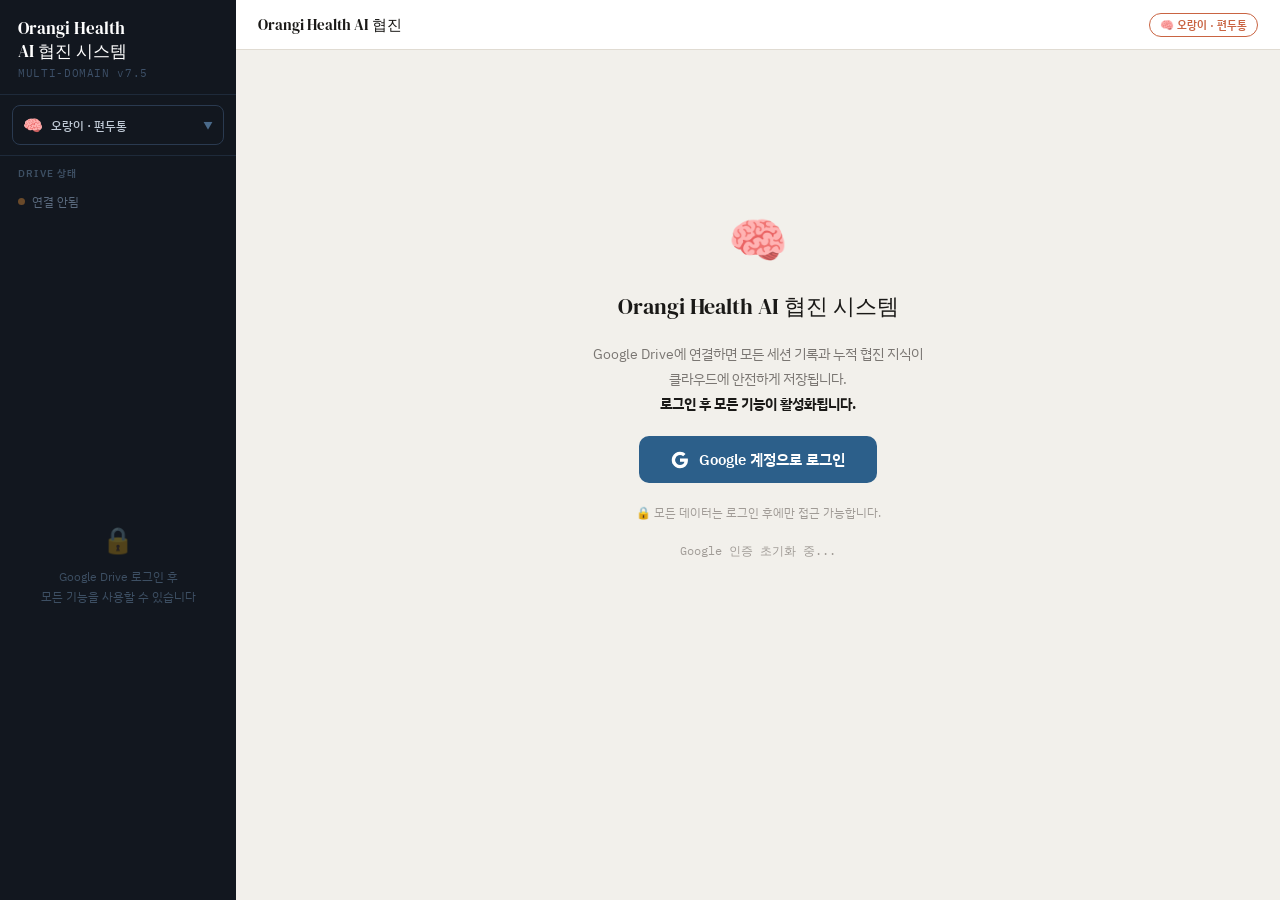
<file: orangi_v7.5.html>
<!DOCTYPE html>
<html lang="ko">
<head>
<meta charset="UTF-8">
<meta name="viewport" content="width=device-width, initial-scale=1.0, maximum-scale=1.0, user-scalable=no">
<title>Orangi Health AI 협진 시스템 v7.2</title>
<link href="https://fonts.googleapis.com/css2?family=DM+Serif+Display&family=IBM+Plex+Sans+KR:wght@300;400;500;600&family=IBM+Plex+Mono:wght@400;500&display=swap" rel="stylesheet">
<script src="https://accounts.google.com/gsi/client" async></script>
<style>
*,*::before,*::after{box-sizing:border-box;margin:0;padding:0}
:root{
  --sb:#12171f;--sb2:#1c2330;--sb3:#252d3a;
  --bg:#f2f0eb;--sf:#fff;--sf2:#f9f7f4;
  --bd:#e0dbd2;--bd2:#d0c9be;
  --ink:#1a1917;--mu:#7a7672;--mu2:#a09b96;
  --r1:#3b82f6;--r2:#8b5cf6;--r3:#f59e0b;
  --ac:#2c5f8a;--gr:#2d6a4f;--re:#c03030;
  --font:'IBM Plex Sans KR',sans-serif;
  --mono:'IBM Plex Mono',monospace;
  --serif:'DM Serif Display',serif;
  --domain-color:#c96442;
}
[data-theme="dark"]{
  --bg:#0f1118;--sf:#1a1d28;--sf2:#22262f;
  --bd:#2a2e3a;--bd2:#353a48;
  --ink:#e4e2dd;--mu:#8a8682;--mu2:#5a5854;
  --ac:#5a9fd4;--gr:#4a9a7a;--re:#e05050;
}
html,body{height:100%;overflow:hidden}
body{font-family:var(--font);background:var(--bg);color:var(--ink);display:flex;font-size:14px;transition:background .3s,color .3s}

/* SIDEBAR */
aside{width:236px;min-width:236px;background:var(--sb);display:flex;flex-direction:column;height:100vh;overflow-y:auto;transition:transform .3s;z-index:100}
.logo{padding:18px 18px 14px;border-bottom:1px solid #1e2a3a}
.logo-title{font-family:var(--serif);color:#fff;font-size:1.05rem;line-height:1.35}
.logo-sub{font-size:.67rem;color:#3d5068;margin-top:3px;font-family:var(--mono);letter-spacing:.06em}

/* DOMAIN SELECTOR */
.domain-selector{padding:10px 12px;border-bottom:1px solid #1e2a3a}
.domain-btn{display:flex;align-items:center;gap:8px;padding:8px 10px;border-radius:8px;border:1.5px solid #2a3a50;background:transparent;color:#c0cad6;font-family:var(--font);font-size:.78rem;cursor:pointer;width:100%;text-align:left;transition:all .15s}
.domain-btn:hover{border-color:#4a6a8a;background:#1a2535}
.domain-btn .d-icon{font-size:1rem}
.domain-btn .d-label{flex:1;font-weight:500}
.domain-btn .d-arrow{font-size:.6rem;color:#4a6a8a}
.domain-dropdown{display:none;padding:6px 0;margin-top:6px}
.domain-dropdown.show{display:block}
.domain-opt{display:flex;align-items:center;gap:8px;padding:7px 10px;border-radius:6px;cursor:pointer;font-size:.75rem;color:#7a8fa5;transition:all .15s;border:none;background:none;width:100%;text-align:left;font-family:var(--font)}
.domain-opt:hover{background:#1a2535;color:#c0cad6}
.domain-opt.active{background:var(--sb3);color:#fff}
.domain-opt .d-user{font-size:.6rem;color:#3d5068;font-family:var(--mono)}

.sb-sect{padding:10px 0}
.sb-lbl{font-size:.62rem;font-weight:600;letter-spacing:.12em;text-transform:uppercase;color:#3d4f63;padding:0 18px;margin-bottom:5px}
.sb-btn{display:flex;align-items:center;gap:9px;padding:8px 18px;cursor:pointer;border:none;background:none;width:100%;text-align:left;color:#7a8fa5;font-family:var(--font);font-size:.8rem;transition:background .15s}
.sb-btn:hover{background:var(--sb2);color:#c0cad6}
.sb-btn.active{background:var(--sb3);color:#fff}
.sb-dot{width:7px;height:7px;border-radius:50%;flex-shrink:0}
.sb-badge{font-size:.65rem;font-family:var(--mono);background:#1a2535;color:#3d5a75;padding:1px 5px;border-radius:3px;margin-left:auto}
.sb-div{height:1px;background:#1a2535;margin:4px 18px}
.drive-status{padding:8px 18px;font-size:.72rem;display:flex;align-items:center;gap:7px}
.drive-dot{width:7px;height:7px;border-radius:50%;flex-shrink:0}
.sb-foot{margin-top:auto;padding:12px 16px;border-top:1px solid #1a2535;display:flex;flex-direction:column;gap:6px}
.sb-foot-btn{width:100%;background:none;border:1px solid #2a3a50;border-radius:6px;padding:6px 10px;color:#5a7a95;font-size:.72rem;cursor:pointer;font-family:var(--font);transition:all .2s;text-align:left}
.sb-foot-btn:hover{background:#1c2a3a;color:#90b0cc}
.theme-toggle{display:flex;align-items:center;gap:8px;padding:6px 10px;cursor:pointer;font-size:.72rem;color:#5a7a95;border:none;background:none;font-family:var(--font);width:100%}
.theme-toggle:hover{color:#90b0cc}

/* HAMBURGER - mobile */
.hamburger{display:none;position:fixed;top:10px;left:10px;z-index:200;background:var(--sb);border:none;border-radius:8px;padding:8px 10px;cursor:pointer;color:#fff;font-size:1.1rem}
.sidebar-overlay{display:none;position:fixed;inset:0;background:rgba(0,0,0,.5);z-index:90}

/* MAIN */
main{flex:1;display:flex;flex-direction:column;height:100vh;overflow:hidden}
.topbar{background:var(--sf);border-bottom:1.5px solid var(--bd);padding:0 22px;display:flex;align-items:center;gap:0;flex-shrink:0;height:50px;transition:background .3s}
.topbar-title{font-family:var(--serif);font-size:.95rem;color:var(--ink);margin-right:auto}
.topbar-domain{font-size:.7rem;padding:3px 10px;border-radius:12px;font-weight:600;margin-left:12px;border:1.5px solid var(--domain-color);color:var(--domain-color)}
.content{flex:1;overflow-y:auto;padding:18px 22px;transition:background .3s}

/* CARDS */
.card{background:var(--sf);border:1.5px solid var(--bd);border-radius:10px;padding:18px;margin-bottom:14px;transition:background .3s,border-color .3s}
.card-title{font-family:var(--serif);font-size:.95rem;font-weight:400;margin-bottom:12px;display:flex;align-items:center;gap:8px;flex-wrap:wrap}
.badge{font-size:.62rem;font-weight:700;padding:2px 7px;border-radius:4px;letter-spacing:.05em;text-transform:uppercase}
.badge-blue{background:#eff6ff;color:#1d4ed8}
.badge-green{background:#f0fdf4;color:#15803d}
.badge-orange{background:#fff7ed;color:#c2410c}
.badge-purple{background:#faf5ff;color:#7c3aed}
.badge-red{background:#fff0f0;color:#c03030}
[data-theme="dark"] .badge-blue{background:#1a2540;color:#60a5fa}
[data-theme="dark"] .badge-green{background:#0d2a1a;color:#4ade80}
[data-theme="dark"] .badge-orange{background:#2a1a0a;color:#fb923c}
[data-theme="dark"] .badge-purple{background:#1a0d2a;color:#a78bfa}
[data-theme="dark"] .badge-red{background:#2a0d0d;color:#f87171}

/* CONNECT */
.connect-screen{display:flex;flex-direction:column;align-items:center;justify-content:center;height:100%;gap:20px;text-align:center}
.btn-connect{background:var(--ac);color:#fff;border:none;border-radius:10px;padding:13px 32px;font-size:.95rem;font-weight:600;cursor:pointer;font-family:var(--font);transition:all .2s;display:flex;align-items:center;gap:10px}
.btn-connect:hover{background:#1e4a72;transform:translateY(-1px)}

/* HOME */
.home-grid{display:grid;grid-template-columns:1fr 1fr;gap:14px;margin-bottom:14px}
.accum-section{margin-bottom:8px}
.accum-label{font-size:.68rem;font-weight:700;letter-spacing:.08em;text-transform:uppercase;color:var(--mu);margin-bottom:6px}
.accum-list{display:flex;flex-direction:column;gap:4px}
.accum-item{display:flex;align-items:flex-start;gap:6px;font-size:.82rem;line-height:1.6;padding:6px 10px;border-radius:6px;border-left:3px solid}
.accum-item.consensus{border-color:var(--gr);background:#f0fdf4;color:#1a4a2a}
.accum-item.discarded{border-color:var(--mu2);background:var(--sf2);color:var(--mu);text-decoration:line-through}
.accum-item.unresolved{border-color:var(--r3);background:#fffbeb;color:#7a4a00}
[data-theme="dark"] .accum-item.consensus{background:#0d2a1a;color:#4ade80}
[data-theme="dark"] .accum-item.discarded{background:#1a1d28;color:#6a6860}
[data-theme="dark"] .accum-item.unresolved{background:#2a1a0a;color:#fbbf24}
.accum-text{flex:1}
.accum-del{background:none;border:none;color:var(--mu2);cursor:pointer;font-size:.8rem;padding:1px 4px;border-radius:3px;flex-shrink:0;transition:color .15s}
.accum-del:hover{color:var(--re)}
.accum-add-row{display:flex;gap:8px;margin-top:8px}
.accum-add-input{flex:1;border:1.5px solid var(--bd);border-radius:7px;padding:6px 10px;font-family:var(--font);font-size:.82rem;outline:none;background:var(--sf2);color:var(--ink)}
.accum-add-input:focus{border-color:var(--ac)}
.btn-accum-add{background:var(--ac);color:#fff;border:none;border-radius:6px;padding:6px 14px;font-size:.78rem;font-weight:600;cursor:pointer;font-family:var(--font);white-space:nowrap}
.accum-empty{font-size:.8rem;color:var(--mu2);font-style:italic;padding:8px 0}

.btn-new-session{width:100%;background:var(--ink);color:#fff;border:none;border-radius:10px;padding:14px;font-size:.9rem;font-weight:600;cursor:pointer;font-family:var(--font);transition:all .2s;display:flex;align-items:center;justify-content:center;gap:9px;margin-bottom:14px}
.btn-new-session:hover{background:#333;transform:translateY(-1px)}
[data-theme="dark"] .btn-new-session{background:#e4e2dd;color:#0f1118}
.session-hist-item{background:var(--sf);border:1.5px solid var(--bd);border-radius:10px;padding:14px 16px;margin-bottom:8px;cursor:pointer;transition:border-color .2s}
.session-hist-item:hover{border-color:var(--ac)}
.hist-date{font-size:.72rem;color:var(--mu);font-family:var(--mono);margin-bottom:3px}
.hist-q{font-size:.85rem;font-weight:500}
.hist-meta{font-size:.72rem;color:var(--mu2);margin-top:4px}
.hist-del{background:none;border:none;color:var(--mu2);cursor:pointer;font-size:.78rem;padding:2px 6px;border-radius:3px;float:right;transition:color .15s}
.hist-del:hover{color:var(--re)}

/* SESSION */
.q-bar{background:var(--sf);border:1.5px solid var(--bd);border-radius:10px;padding:13px 16px;margin-bottom:14px}
.q-label{font-size:.67rem;font-weight:600;letter-spacing:.1em;text-transform:uppercase;color:var(--mu);margin-bottom:5px}
.q-bar textarea{width:100%;border:none;outline:none;font-family:var(--font);font-size:.9rem;line-height:1.55;resize:none;background:transparent;color:var(--ink)}
.round-bar{display:flex;align-items:center;gap:10px;margin-bottom:14px;padding:10px 14px;background:var(--sb);border-radius:10px;flex-wrap:wrap}
.round-pill{font-size:.72rem;font-weight:700;padding:5px 14px;border-radius:20px;border:1.5px solid;font-family:var(--mono);cursor:default}
.round-pill.done{opacity:.5}.round-pill.active{color:#fff}.round-pill.waiting{background:transparent}
.ai-grid{display:grid;grid-template-columns:1fr 1fr;gap:12px;margin-bottom:14px}
.ai-card{background:var(--sf);border:1.5px solid var(--bd);border-radius:10px;overflow:hidden;transition:border-color .3s}
.ai-card.generating{border-color:#3b82f640;animation:pb 1.5s infinite}
@keyframes pb{0%,100%{border-color:#3b82f640}50%{border-color:#3b82f6bb}}
.ai-card.done{border-color:#10b98155}
.ai-card.error{border-color:#ef444455}
.ai-head{display:flex;align-items:center;gap:8px;padding:9px 13px;border-bottom:1px solid var(--bd);background:var(--sf2)}
.ai-dot{width:8px;height:8px;border-radius:50%;flex-shrink:0}
.ai-name{font-size:.73rem;font-weight:600;letter-spacing:.05em;text-transform:uppercase}
.ai-role{font-size:.63rem;color:var(--mu2);font-family:var(--mono);margin-left:4px}
.ai-chip{font-size:.62rem;font-family:var(--mono);padding:2px 6px;border-radius:3px;margin-left:auto}
.ai-body{position:relative}
.ai-body textarea{width:100%;border:none;outline:none;padding:11px 13px;font-family:var(--font);font-size:.84rem;line-height:1.65;resize:vertical;min-height:150px;background:transparent;color:var(--ink)}
.ai-body textarea.gen{background:#f0f7ff;color:var(--mu)}
[data-theme="dark"] .ai-body textarea.gen{background:#1a2030;color:#5a6a7a}
/* Markdown rendered output */
.ai-md{padding:11px 13px;font-size:.84rem;line-height:1.65;color:var(--ink);overflow-y:auto;max-height:400px}
.ai-md h1,.ai-md h2,.ai-md h3{font-family:var(--serif);margin:10px 0 6px;font-weight:400}
.ai-md h1{font-size:1rem}.ai-md h2{font-size:.92rem}.ai-md h3{font-size:.86rem}
.ai-md ul,.ai-md ol{padding-left:18px;margin:4px 0}
.ai-md li{margin-bottom:3px}
.ai-md p{margin:4px 0}
.ai-md strong{font-weight:600}
.ai-md code{font-family:var(--mono);font-size:.8rem;background:var(--sf2);padding:1px 4px;border-radius:3px}
.ai-md blockquote{border-left:3px solid var(--bd);padding-left:10px;color:var(--mu);margin:6px 0}
.ai-toggle-view{position:absolute;top:4px;right:8px;background:none;border:1px solid var(--bd);border-radius:4px;padding:2px 6px;font-size:.62rem;cursor:pointer;color:var(--mu);z-index:1}

.round-action-bar{background:var(--sf);border:1.5px solid var(--bd);border-radius:10px;padding:13px 16px;margin-bottom:14px;display:flex;align-items:center;gap:12px;flex-wrap:wrap}
.btn-run-round{background:var(--ac);color:#fff;border:none;border-radius:8px;padding:10px 22px;font-size:.85rem;font-weight:600;cursor:pointer;font-family:var(--font);transition:all .2s;display:flex;align-items:center;gap:8px;white-space:nowrap}
.btn-run-round:hover:not(:disabled){background:#1e4a72}
.btn-run-round:disabled{opacity:.5;cursor:not-allowed}
.btn-run-round.green{background:var(--gr)}
.btn-run-round.green:hover:not(:disabled){background:#1d4a35}
.run-note{font-size:.75rem;color:var(--mu);flex:1}

.final-card{background:var(--sf);border:1.5px solid var(--bd);border-radius:10px;padding:18px;margin-bottom:12px}
.final-card h3{font-family:var(--serif);font-size:.95rem;font-weight:400;margin-bottom:10px;display:flex;align-items:center;gap:8px;flex-wrap:wrap}
.fcontent{font-size:.86rem;line-height:1.78;color:var(--ink)}
.fcontent ul{padding-left:18px}.fcontent li{margin-bottom:4px}
.divider{height:1px;background:var(--bd);margin:10px 0}

/* BTNS */
.btn-primary{background:var(--ink);color:#fff;border:none;border-radius:8px;padding:10px 22px;font-size:.85rem;font-weight:600;cursor:pointer;font-family:var(--font);transition:all .2s;display:flex;align-items:center;gap:8px}
.btn-primary:hover:not(:disabled){background:#333}
.btn-primary:disabled{opacity:.5;cursor:not-allowed}
.spin{width:13px;height:13px;border:2px solid rgba(255,255,255,.25);border-top-color:#fff;border-radius:50%;animation:sp .7s linear infinite;display:none}
@keyframes sp{to{transform:rotate(360deg)}}

/* MODAL */
.overlay{position:fixed;inset:0;background:rgba(0,0,0,.55);z-index:999;display:none;align-items:center;justify-content:center}
.overlay.show{display:flex}
.modal{background:var(--sf);border-radius:12px;width:620px;max-width:95vw;max-height:85vh;display:flex;flex-direction:column;box-shadow:0 20px 60px rgba(0,0,0,.25);overflow:hidden}
.modal-head{display:flex;align-items:center;justify-content:space-between;padding:16px 20px;border-bottom:1px solid var(--bd)}
.modal-head h3{font-family:var(--serif);font-size:1rem;font-weight:400}
.modal-close{background:none;border:none;font-size:1.1rem;cursor:pointer;color:var(--mu);padding:4px}
.modal-body{flex:1;overflow-y:auto;padding:18px 20px}
.modal-foot{padding:12px 20px;border-top:1px solid var(--bd);display:flex;justify-content:flex-end;gap:10px}

.key-group{margin-bottom:18px}
.key-row{display:flex;align-items:center;gap:8px;margin-bottom:4px}
.key-label{font-size:.78rem;font-weight:600;display:flex;align-items:center;gap:8px}
.key-link{font-size:.7rem;color:var(--ac);text-decoration:none;margin-left:auto}
.key-link:hover{text-decoration:underline}
.key-input-row{display:flex;gap:8px}
.key-input{flex:1;border:1.5px solid var(--bd);border-radius:7px;padding:8px 12px;font-family:var(--mono);font-size:.78rem;color:var(--ink);outline:none;transition:border-color .2s;background:var(--sf2)}
.key-input:focus{border-color:var(--ac)}
.key-input.set{border-color:#10b98155;background:#f0fdf4}
[data-theme="dark"] .key-input.set{background:#0d2a1a}
.key-note{font-size:.69rem;color:var(--mu2);line-height:1.5;margin-top:4px}
.btn-vis{background:none;border:1px solid var(--bd);border-radius:5px;padding:6px 10px;font-size:.72rem;cursor:pointer;color:var(--mu);white-space:nowrap}
.btn-save{background:var(--ink);color:#fff;border:none;border-radius:7px;padding:8px 20px;font-size:.82rem;font-weight:600;cursor:pointer;font-family:var(--font)}
[data-theme="dark"] .btn-save{background:#e4e2dd;color:#0f1118}
.btn-cancel{background:none;border:1.5px solid var(--bd);border-radius:7px;padding:8px 16px;font-size:.82rem;color:var(--mu);cursor:pointer;font-family:var(--font)}

/* TOAST */
.toast{position:fixed;bottom:24px;right:24px;background:var(--ink);color:#fff;padding:10px 18px;border-radius:8px;font-size:.82rem;z-index:9999;transform:translateY(80px);opacity:0;transition:all .3s;pointer-events:none;max-width:90vw}
.toast.show{transform:translateY(0);opacity:1}
[data-theme="dark"] .toast{background:#e4e2dd;color:#0f1118}

/* MISC */
.hint{font-size:.8rem;color:var(--mu);padding:30px;text-align:center;font-style:italic;line-height:1.7}
.err-box{background:#fff0f0;border:1px solid #ffc0c0;border-radius:8px;padding:11px 14px;color:var(--re);font-size:.82rem;margin-bottom:12px}
.loading-screen{display:flex;flex-direction:column;align-items:center;justify-content:center;height:100%;gap:14px;color:var(--mu)}
.loading-spin{width:28px;height:28px;border:3px solid var(--bd);border-top-color:var(--ac);border-radius:50%;animation:sp .8s linear infinite}
.autosave-bar{font-size:.7rem;color:var(--gr);font-family:var(--mono);padding:4px 0;text-align:right;margin-top:-10px;margin-bottom:8px}

/* TEMPLATES */
.tmpl-list{display:flex;flex-wrap:wrap;gap:7px;margin-bottom:10px}
.tmpl-chip{background:var(--sf2);border:1.5px solid var(--bd);border-radius:20px;padding:5px 12px;font-size:.8rem;cursor:pointer;transition:all .15s;display:flex;align-items:center;gap:6px}
.tmpl-chip:hover{border-color:var(--ac);color:var(--ac)}

/* KEY TEST */
.key-test-row{display:flex;align-items:center;gap:8px;margin-top:6px;flex-wrap:wrap}
.btn-test{background:none;border:1px solid var(--bd);border-radius:5px;padding:4px 10px;font-size:.7rem;cursor:pointer;color:var(--mu);transition:all .15s;white-space:nowrap}
.btn-test:hover{border-color:var(--ac);color:var(--ac)}
.key-masked{font-family:var(--mono);font-size:.72rem;color:var(--gr);background:#f0fdf4;padding:2px 8px;border-radius:4px}
.key-test-result{font-size:.7rem;font-family:var(--mono);padding:2px 8px;border-radius:4px}
.ktr-ok{background:#f0fdf4;color:#15803d}.ktr-fail{background:#fff0f0;color:var(--re)}.ktr-loading{background:#eff6ff;color:#1d4ed8}

/* AI REGEN */
.ai-regen{background:none;border:1px solid var(--bd);border-radius:4px;padding:2px 8px;font-size:.68rem;cursor:pointer;color:var(--mu);transition:all .15s;margin-left:4px}
.ai-regen:hover:not(:disabled){border-color:var(--ac);color:var(--ac)}
.ai-regen:disabled{opacity:.35;cursor:not-allowed}

/* LOG */
.log-form{background:var(--sf);border:1.5px solid var(--bd);border-radius:10px;padding:18px;margin-bottom:14px}
.log-section-title{font-size:.7rem;font-weight:700;letter-spacing:.1em;text-transform:uppercase;color:var(--mu);margin:12px 0 7px}
.log-chips{display:flex;flex-wrap:wrap;gap:7px}
.log-chip{padding:5px 13px;border-radius:20px;border:1.5px solid var(--bd);font-size:.82rem;cursor:pointer;transition:all .15s;user-select:none;background:var(--sf2)}
.log-chip:hover{border-color:var(--ac)}
.log-chip.sel{font-weight:600;color:#fff}
.log-chip.sel-left{background:#3b82f6;border-color:#3b82f6}
.log-chip.sel-right{background:#ef4444;border-color:#ef4444}
.log-chip.sel-sym{background:#8b5cf6;border-color:#8b5cf6}
.log-chip.sel-med{background:#f59e0b;border-color:#f59e0b;color:var(--ink)}
.log-chip.sel-tx{background:#10b981;border-color:#10b981}
.log-nrs{display:flex;align-items:center;gap:12px;padding:4px 0}
.log-nrs input[type=range]{flex:1;accent-color:var(--re)}
.log-nrs-val{font-size:1.3rem;font-weight:700;color:var(--re);min-width:28px;text-align:center}
.log-other-input{border:1.5px solid var(--bd);border-radius:7px;padding:6px 10px;font-size:.82rem;font-family:var(--font);outline:none;background:var(--sf);color:var(--ink);width:140px}
.log-other-input:focus{border-color:var(--ac)}
.log-memo{width:100%;border:1.5px solid var(--bd);border-radius:7px;padding:8px 11px;font-family:var(--font);font-size:.83rem;resize:none;outline:none;background:var(--sf2);color:var(--ink)}
.log-memo:focus{border-color:var(--ac)}
.btn-log-save{background:var(--re);color:#fff;border:none;border-radius:9px;padding:12px 28px;font-size:.9rem;font-weight:700;cursor:pointer;font-family:var(--font);transition:all .2s;display:flex;align-items:center;gap:8px}
.btn-log-save:hover:not(:disabled){background:#a02020;transform:translateY(-1px)}
.btn-log-save:disabled{opacity:.5;cursor:not-allowed}
.log-item{background:var(--sf);border:1.5px solid var(--bd);border-radius:9px;padding:12px 15px;margin-bottom:7px;display:flex;align-items:flex-start;gap:12px}
.log-item-time{font-size:.72rem;font-family:var(--mono);color:var(--mu2);min-width:70px;padding-top:1px}
.log-item-body{flex:1}
.log-item-nrs{display:inline-block;font-size:.8rem;font-weight:700;padding:1px 8px;border-radius:4px;margin-right:6px}
.log-item-tags{display:flex;flex-wrap:wrap;gap:4px;margin-top:5px}
.log-tag{font-size:.7rem;padding:2px 7px;border-radius:3px}
.log-del{background:none;border:none;color:var(--mu2);cursor:pointer;font-size:.85rem;padding:2px 5px;border-radius:3px;flex-shrink:0;margin-left:auto}
.log-del:hover{color:var(--re)}
.log-view-tabs{display:flex;gap:6px;margin-bottom:14px}
.log-vtab{background:none;border:1.5px solid var(--bd);border-radius:7px;padding:6px 14px;font-size:.78rem;cursor:pointer;font-family:var(--font);color:var(--mu);transition:all .15s}
.log-vtab.active{background:var(--ink);color:#fff;border-color:var(--ink)}
.nrs-bar-wrap{display:flex;align-items:center;gap:8px;margin-bottom:5px}
.nrs-bar{height:8px;border-radius:4px;min-width:4px;transition:width .3s}
.week-row{display:flex;align-items:center;gap:10px;padding:7px 0;border-bottom:1px solid var(--bd)}
.week-date{font-size:.75rem;font-family:var(--mono);color:var(--mu);min-width:60px}
.week-events{flex:1;display:flex;flex-wrap:wrap;gap:4px}
.week-ev{font-size:.7rem;padding:2px 7px;border-radius:4px}

/* EXPORT BUTTONS */
.export-bar{display:flex;gap:8px;margin-bottom:14px;flex-wrap:wrap}
.btn-export{background:none;border:1.5px solid var(--bd);border-radius:7px;padding:6px 14px;font-size:.75rem;cursor:pointer;color:var(--mu);font-family:var(--font);transition:all .15s}
.btn-export:hover{border-color:var(--ac);color:var(--ac)}

/* RESPONSIVE */
@media(max-width:960px){
  .ai-grid{grid-template-columns:1fr}
  .home-grid{grid-template-columns:1fr}
}
@media(max-width:768px){
  aside{position:fixed;left:0;top:0;transform:translateX(-100%)}
  aside.open{transform:translateX(0)}
  .hamburger{display:block}
  .sidebar-overlay.show{display:block}
  main{width:100%}
  .topbar{padding:0 14px;padding-left:50px}
  .content{padding:14px}
  .modal{width:95vw}
}

/* CONDITION REGISTRY */
.dx-card{background:var(--sf);border:1.5px solid var(--bd);border-radius:10px;padding:16px;margin-bottom:10px;transition:border-color .2s}
.dx-card:hover{border-color:var(--ac)}
.dx-head{display:flex;align-items:center;gap:10px;margin-bottom:8px}
.dx-name{font-size:.92rem;font-weight:600;flex:1}
.dx-status{font-size:.62rem;font-weight:700;padding:2px 8px;border-radius:10px;letter-spacing:.03em}
.dx-status.active{background:#f0fdf4;color:#15803d}
.dx-status.remission{background:#eff6ff;color:#1d4ed8}
.dx-status.resolved{background:var(--sf2);color:var(--mu2)}
.dx-status.self-stopped{background:#fffbeb;color:#b45309}
.dx-body{font-size:.8rem;line-height:1.7;color:var(--mu)}
.dx-body strong{color:var(--ink);font-weight:600}
.dx-section{margin-top:8px;padding-top:8px;border-top:1px solid var(--bd)}
.dx-section-title{font-size:.68rem;font-weight:700;letter-spacing:.08em;text-transform:uppercase;color:var(--mu2);margin-bottom:4px}
.dx-med-item{padding:4px 0;display:flex;align-items:baseline;gap:6px}
.dx-med-name{font-weight:600;color:var(--ink)}
.dx-med-detail{color:var(--mu);font-size:.78rem}
.dx-form-group{margin-bottom:12px}
.dx-form-label{font-size:.7rem;font-weight:600;color:var(--mu);margin-bottom:4px}
.dx-form-input{width:100%;border:1.5px solid var(--bd);border-radius:7px;padding:7px 10px;font-family:var(--font);font-size:.82rem;outline:none;background:var(--sf2);color:var(--ink)}
.dx-form-input:focus{border-color:var(--ac)}
.dx-form-ta{width:100%;border:1.5px solid var(--bd);border-radius:7px;padding:7px 10px;font-family:var(--font);font-size:.82rem;outline:none;background:var(--sf2);color:var(--ink);resize:vertical;min-height:60px}

/* FILE UPLOAD */
.file-upload-area{border:1.5px dashed var(--bd);border-radius:8px;padding:10px 14px;margin-top:8px;cursor:pointer;transition:border-color .2s;display:flex;align-items:center;gap:10px;flex-wrap:wrap}
.file-upload-area:hover{border-color:var(--ac)}
.file-upload-label{font-size:.78rem;color:var(--mu)}
.file-upload-area input[type=file]{display:none}
.file-chip{display:inline-flex;align-items:center;gap:4px;padding:3px 10px;border-radius:6px;font-size:.72rem;background:var(--sf2);border:1px solid var(--bd);color:var(--ink)}
.file-chip .file-remove{cursor:pointer;color:var(--mu2);font-size:.8rem}
.file-chip .file-remove:hover{color:var(--re)}

</style>
</head>
<body>

<!-- HAMBURGER -->
<button class="hamburger" onclick="toggleSidebar()">☰</button>
<div class="sidebar-overlay" id="sidebar-overlay" onclick="toggleSidebar()"></div>

<!-- SIDEBAR -->
<aside id="sidebar">
  <div class="logo">
    <div class="logo-title">Orangi Health<br>AI 협진 시스템</div>
    <div class="logo-sub">MULTI-DOMAIN v7.5</div>
  </div>

  <!-- DOMAIN SELECTOR -->
  <div class="domain-selector">
    <button class="domain-btn" onclick="toggleDomainDropdown()">
      <span class="d-icon" id="domain-icon">🧠</span>
      <span class="d-label" id="domain-label">편두통</span>
      <span class="d-arrow">▼</span>
    </button>
    <div class="domain-dropdown" id="domain-dropdown"></div>
  </div>

  <div class="sb-sect">
    <div class="sb-lbl">Drive 상태</div>
    <div class="drive-status" id="drive-status">
      <div class="drive-dot" style="background:#6a4a2a"></div>
      <span style="font-size:.72rem;color:#5a6a7e">연결 안됨</span>
    </div>
  </div>

  <div id="sb-locked" style="flex:1;padding:24px 18px;display:flex;flex-direction:column;align-items:center;justify-content:center;gap:10px;text-align:center">
    <div style="font-size:1.6rem;opacity:.3">🔒</div>
    <div style="font-size:.75rem;color:#3d4f63;line-height:1.6">Google Drive 로그인 후<br>모든 기능을 사용할 수 있습니다</div>
  </div>

  <div id="sb-unlocked" style="display:none;flex-direction:column;overflow-y:auto;flex:1">
    <div class="sb-div"></div>
    <div class="sb-sect">
      <div class="sb-lbl">AI 협진단</div>
      <div id="sb-ai-list"></div>
    </div>
    <div class="sb-div"></div>
    <div class="sb-sect">
      <div class="sb-lbl">메뉴</div>
      <button class="sb-btn" onclick="switchView('home',this)" id="nav-home">🏠 홈 / 누적 기록</button>
      <button class="sb-btn" onclick="switchView('session',this)" id="nav-session">
        💬 현재 세션
        <span class="sb-badge" id="session-round-badge" style="display:none">R1</span>
      </button>
      <button class="sb-btn" onclick="switchView('log',this)" id="nav-log">📊 증상 기록</button>
      <button class="sb-btn" onclick="switchView('history',this)" id="nav-history">
        📅 세션 기록
        <span class="sb-badge" id="history-count">0</span>
      </button>
      <button class="sb-btn" onclick="switchView('templates',this)" id="nav-templates">📌 질문 템플릿</button>
      <button class="sb-btn" onclick="switchView('meds',this)" id="nav-meds">📋 질환 관리</button>
      <button class="sb-btn" onclick="switchView('usage',this)" id="nav-usage">
        💰 비용 추적
        <span class="sb-badge" id="sb-today-cost" style="display:inline"></span>
      </button>
    </div>
    <div style="margin-top:auto;padding:12px 16px;border-top:1px solid #1a2535;display:flex;flex-direction:column;gap:6px">
      <button class="sb-foot-btn" onclick="openKeys()">🔑 API 키 설정</button>
      <button class="sb-foot-btn" onclick="openCtx()">📋 환자 컨텍스트</button>
      <button class="sb-foot-btn" onclick="manualBackup()">📦 지금 백업</button>
      <button class="theme-toggle" onclick="toggleTheme()">
        <span id="theme-icon">🌙</span> <span id="theme-label">다크 모드</span>
      </button>
    </div>
  </div>
</aside>

<!-- MAIN -->
<main>
  <div class="topbar">
    <div class="topbar-title" id="topbar-title">Orangi Health AI 협진</div>
    <div class="topbar-domain" id="topbar-domain" style="display:none"></div>
  </div>
  <div class="content" id="content">
    <div id="default-connect" style="display:flex;flex-direction:column;align-items:center;justify-content:center;min-height:70vh;gap:20px;text-align:center;padding:40px 20px">
      <div style="font-size:3rem">🧠</div>
      <div style="font-family:var(--serif);font-size:1.4rem">Orangi Health AI 협진 시스템</div>
      <div style="font-size:.88rem;color:var(--mu);line-height:1.75;max-width:420px">
        Google Drive에 연결하면 모든 세션 기록과 누적 협진 지식이<br>클라우드에 안전하게 저장됩니다.<br>
        <strong style="color:var(--ink)">로그인 후 모든 기능이 활성화됩니다.</strong>
      </div>
      <button class="btn-connect" onclick="signIn()">
        <svg width="18" height="18" viewBox="0 0 24 24"><path fill="#fff" d="M22.56 12.25c0-.78-.07-1.53-.2-2.25H12v4.26h5.92c-.26 1.37-1.04 2.53-2.21 3.31v2.77h3.57c2.08-1.92 3.28-4.74 3.28-8.09z"/><path fill="#fff" d="M12 23c2.97 0 5.46-.98 7.28-2.66l-3.57-2.77c-.98.66-2.23 1.06-3.71 1.06-2.86 0-5.29-1.93-6.16-4.53H2.18v2.84C3.99 20.53 7.7 23 12 23z"/><path fill="#fff" d="M5.84 14.09c-.22-.66-.35-1.36-.35-2.09s.13-1.43.35-2.09V7.07H2.18C1.43 8.55 1 10.22 1 12s.43 3.45 1.18 4.93l2.85-2.22.81-.62z"/><path fill="#fff" d="M12 5.38c1.62 0 3.06.56 4.21 1.64l3.15-3.15C17.45 2.09 14.97 1 12 1 7.7 1 3.99 3.47 2.18 7.07l3.66 2.84c.87-2.6 3.3-4.53 6.16-4.53z"/></svg>
        Google 계정으로 로그인
      </button>
      <div style="font-size:.75rem;color:var(--mu2);max-width:360px;line-height:1.6">🔒 모든 데이터는 로그인 후에만 접근 가능합니다.</div>
      <div id="gsi-status" style="font-size:.72rem;color:var(--mu2);font-family:var(--mono)">Google 인증 초기화 중...</div>
    </div>
  </div>
</main>

<!-- KEYS MODAL -->
<div class="overlay" id="keys-modal">
  <div class="modal">
    <div class="modal-head"><h3>🔑 API 키 설정</h3><button class="modal-close" onclick="closeModal('keys-modal')">✕</button></div>
    <div class="modal-body" id="keys-body"></div>
    <div class="modal-foot">
      <button class="btn-cancel" onclick="closeModal('keys-modal')">닫기</button>
      <button class="btn-save" onclick="saveKeys()">저장</button>
    </div>
  </div>
</div>

<!-- CTX MODAL -->
<div class="overlay" id="ctx-modal">
  <div class="modal" style="width:720px">
    <div class="modal-head"><h3>📋 환자 컨텍스트 / SSOT</h3><button class="modal-close" onclick="closeModal('ctx-modal')">✕</button></div>
    <div class="modal-body">
      <textarea id="ctx-ta" style="width:100%;min-height:420px;border:1.5px solid var(--bd);border-radius:8px;padding:12px;font-family:var(--mono);font-size:.76rem;line-height:1.68;resize:none;color:var(--ink);outline:none;background:var(--sf2)"></textarea>
    </div>
    <div class="modal-foot">
      <button class="btn-cancel" onclick="closeModal('ctx-modal')">취소</button>
      <button class="btn-save" onclick="saveCtx()">저장 (Drive 동기화)</button>
    </div>
  </div>
</div>

<!-- CONFIRM MODAL -->
<div class="overlay" id="confirm-modal">
  <div class="modal" style="width:420px">
    <div class="modal-head"><h3 id="confirm-title">확인</h3><button class="modal-close" onclick="closeConfirmModal()">✕</button></div>
    <div class="modal-body" id="confirm-body" style="padding:18px 20px;font-size:.88rem;line-height:1.7"></div>
    <div class="modal-foot" id="confirm-foot"></div>
  </div>
</div>

<!-- TOAST -->
<div class="toast" id="toast"></div>

<script>
// ═══════════════════════════════════════════════════════════════
// DOMAIN DEFINITIONS
// ═══════════════════════════════════════════════════════════════
const DOMAINS = {
  'orangi-migraine': {
    user:'오랑이', label:'편두통', icon:'🧠', color:'#c96442',
    folder:'Orangi Migraine', masterFile:'orangi_master.json',
    logPrefix:'orangi_log',
    defaultContext: `[오랑이 rCM 협진 — SSOT 컨텍스트 / 기준: 2026-03-28]

■ 환자 기본
- 김나연(오랑이), 여성 28세(1997년생), 체중 39~42kg
- 주진단: 난치성 만성 편두통(rCM)
- 동반: MDD, OCD, 불안장애, vasovagal syncope 병력
- 특이: 저혈압 경향, 약물 민감도 높음, 유당불내증, 후두신경 감압술(효과 없음)

■ 핵심 기전 (작업 가설)
- Central Sensitization 경향 강함
- TCC 패턴(C2-3→V1 전이) 임상적 의심
- GI stasis/흡수 지연 축이 flare와 반복 연관
- 자율신경 불안정성이 headache wave와 얽힘
- Phonophobia: 저주파 진동음에 극도로 취약
- 공복/저섭취/피로/수면분절이 파동 증폭

■ 치료 반응
유의: GON block 1~3차(clear responder), Metoclopramide(GI/흡수축), 수면, Propranolol 10mg(도움 신호)
실패/배제: Triptan, CGRP mAb, Botox, Atogepant(변비), 후두신경 감압술, SPG MAD

■ SSOT 원칙
- 팩트/해석/전략 분리, 확정/추정/가설 구분
- MOH: high-risk state, 확진 단정 금지
- Venlafaxine: 단독 인과 확정 금지

■ 금지 표현
- GON wear-off 확정 / MOH 확진 / Drug Holiday 유일한 방법 / Consensus 99%`,
    aiRoles: {gpt:'SSOT 기준축',claude:'구조·메타',gemini:'액션 플랜',perp:'데이터 계수'},
    templates:[
      'GON4 타이밍 — 현재 NRS 패턴 기준으로 적절한 시술 시점인가?',
      'MOH 위험도 — 이번 달 acute-med day 집계 및 high-risk 여부',
      '이번 주 패턴 분석 — 증상 변화 추세와 트리거 연관성',
      '약 반응 평가 — AAP 효과 및 투약 기준선 재검토',
      '자율신경 증상 평가 — ANS/GI 동반 여부 및 의미',
    ],
    logConfig: {
      sites: {left:['미간','눈썹위','관자놀이','후두부','기타'], right:['미간','눈썹위','관자놀이','후두부','기타']},
      symptoms: ['구역','어지러움','손발저림','빛과민','소리과민','식은땀','심계항진','실신전조'],
      meds: ['AAP 500mg','Loxoprofen','타 NSAID','Metoclopramide'],
      treatments: ['GON block','LON block','SPG block'],
      nrsLabel: '통증 강도 (NRS)',
    },
  },
  'orangi-mental': {
    user:'오랑이', label:'마음 관리', icon:'💜', color:'#8b5cf6',
    folder:'Orangi Mental', masterFile:'orangi_mental_master.json',
    logPrefix:'orangi_mental_log',
    defaultContext: `[오랑이 마음 관리 — 정신과 약물·증상 SSOT / 기준: 2026-03-28]

■ 환자 기본
- 김나연(오랑이), 여성 28세
- 진단: MDD(주요우울장애), OCD(강박장애), 불안장애
- 동반: rCM(난치성 만성 편두통), vasovagal syncope
- 특이: 약물 민감도 매우 높음, 저체중(39~42kg), 저혈압

■ 현재 약물 상태 (정신과)
- Venlafaxine: ⚠️ 자의 중단 (자율신경 폭주 부작용 발생)
- Bupropion: ⚠️ 자의 중단 (자율신경 폭주 부작용 발생)
- 중단 후 1개월+ 경과, 정신과 증상 거의 없음
- 주치의 판단 아닌 보호자(붕쌤) 판단으로 중단 — 추적 필요

■ 중단 후 모니터링 항목
- Withdrawal 증상 (brain zaps, 어지러움, 감정 불안정)
- OCD/불안/우울 재발 징후
- 편두통 패턴 변화 (Venlafaxine 예방 효과 소실 가능)

■ 핵심 추적 항목
- 기분·에너지 일별 패턴 (0-10 스케일)
- 수면의 질·시간 (분절, 입면 지연, 조기 각성)
- 강박사고 빈도·강도
- 불안 에피소드 (트리거, 지속시간, 강도)
- 식사 패턴 (편두통과 연관: 공복이 트리거)
- 약물 부작용 모니터링

■ SSOT 원칙
- 약물 변경은 주치의 판단 최우선
- 편두통 약물과 상호작용 항상 고려
- 감정 기록 시 판단 없이 사실만
- 자해/자살 사고 → 즉시 전문가 연결`,
    aiRoles: {gpt:'약물·증상 분석',claude:'구조·메타',gemini:'행동 패턴·액션',perp:'근거 검색'},
    templates: [
      '이번 주 기분/에너지 패턴 — 추세 분석',
      '수면의 질 리뷰 — 편두통 연관성 포함',
      '약물 부작용 체크 — 현재 복용약 전체',
      '불안 트리거 패턴 — 최근 에피소드 분석',
      '강박사고 빈도 리뷰 — 악화/완화 요인',
    ],
    logConfig: {
      sites: null,
      moodMode: true,
      symptoms: ['불안','우울감','무기력','과민','강박사고','공황','불면','과수면','식욕변화','집중력저하'],
      meds: ['Venlafaxine','Bupropion','Escitalopram','Hydroxyzine','기타'],
      treatments: null,
      nrsLabel: '기분',
    },
  },
  'orangi-health': {
    user:'오랑이', label:'건강관리', icon:'💚', color:'#10b981',
    folder:'Orangi Health', masterFile:'orangi_health_master.json',
    logPrefix:'orangi_health_log',
    defaultContext: `[오랑이 건강관리 — 일반 건강 SSOT / 기준: 2026-03-28]

■ 환자 기본
- 김나연(오랑이), 여성 28세, 체중 39~42kg
- 기저: 저혈압, 유당불내증, 저체중, vasovagal syncope
- 동반 질환: rCM, MDD, OCD, 불안장애

■ 핵심 관리 항목
- 영양: 칼로리 섭취, 단백질, 철분, 비타민D, B12
- 체중: 39~42kg 범위 유지/증가 목표
- 운동: 저강도 유산소 (현기증 주의), 근력 운동
- 수면: 7~8시간 목표, 분절 수면 모니터링
- GI: 흡수 장애 가능성, 유당불내증 관리

■ 급성 질환 발생 시
- 모든 투약 전 편두통·정신과 약물 상호작용 확인 필수
- 해열/진통: AAP 우선 (편두통 급성기와 겹치지 않도록)
- 항생제: 유산균 병용, GI 부작용 주의

■ SSOT 원칙
- 타 도메인(편두통/마음관리) 약물과 상호작용 항상 고려
- 영양·운동 데이터는 편두통 트리거와 교차 분석`,
    aiRoles: {gpt:'영양·대사 분석',claude:'구조·메타·상호작용',gemini:'운동·수면 플랜',perp:'근거 검색'},
    templates: [
      '영양 상태 점검 — 칼로리/단백질/미량원소',
      '운동 계획 리뷰 — 저혈압·편두통 고려',
      '수면 패턴 분석 — 분절/총시간/질',
      '급성 질환 약물 상호작용 체크',
      'GI 증상 리뷰 — 흡수 장애 가능성',
    ],
    logConfig: {
      sites: null,
      customFields: true,
      journalCategories: ['컨디션','식사','운동','수면','검사결과','급성질환','투약','기타'],
      symptoms: [],
      meds: [],
      treatments: [],
      nrsLabel: '컨디션 (0=최악 10=최상)',
    },
  },
  'bung-mental': {
    user:'붕쌤', label:'마음 관리', icon:'🩵', color:'#06b6d4',
    folder:'Bung Mental', masterFile:'bung_mental_master.json',
    logPrefix:'bung_mental_log',
    defaultContext: `[붕쌤 마음 관리 — 정신과 SSOT / 기준: 2026-03-28]

■ 기본
- 유성우(붕쌤), 남성, 1차 진료 일반의 (고회전 외래)
- 진단: MDD(2022 발병, 현재 관해~부분관해), Bipolar spectrum 고려
- 기분 배경: 의대 시절부터 기분부전 양상 가능

■ 현재 핵심 문제
- MDD 관해 후 잔존 인지/집행기능 문제
- Speech-output drag (생각→말 변환 병목) — ATX 감량으로 크게 호전
- Working-memory lapse (고부하 진료 시)
- 수면: delayed sleep-wake phase, 25~26시간 생체시계형

■ 현재 투약
- Desvenlafaxine 50mg qAM (항우울 유지)
- Bupropion XR 150mg qAM (MDD 관해 유지, CYP2D6 억제)
- Lithium 300mg qAM (기분 안정화)
- Atomoxetine 18mg (58→40→18 감량 — speech drag/GU 부작용으로)
- Concerta 18mg PRN (언어출력 명료화, 손떨림 감소)

■ 약물 반응 요약
- ATX 감량(58→18): 말-생각 일치 크게 호전, GU 호전
- Concerta: 발화 명료도↑, 손떨림↓, 커피 병용 시 미세 tremor
- Desvenlafaxine: 1-2일 미복용 시 brain zaps

■ SSOT 원칙
- 인지/발화 기능이 기분 점수보다 중요한 추적 축
- 케어기버 번아웃 동시 모니터링
- 약물 변경은 주치의 판단 우선`,
    aiRoles: {gpt:'패턴·스트레스 분석',claude:'구조·메타',gemini:'행동 플랜',perp:'근거 검색'},
    templates: [
      '이번 주 스트레스/번아웃 리뷰',
      '수면·운동 밸런스 체크',
      '케어기버 부담감 점검 — compassion fatigue',
      '자기 시간 확보 계획',
    ],
    logConfig: {
      sites: null,
      moodMode: true,
      symptoms: ['불안','우울감','번아웃','불면','무기력','과민','집중력저하','공황','식욕변화'],
      meds: ['Desvenlafaxine','Bupropion','Lithium','Atomoxetine','Concerta','기타'],
      treatments: null,
      nrsLabel: '기분',
    },
  },
  'bung-health': {
    user:'붕쌤', label:'건강관리', icon:'💪', color:'#f59e0b',
    folder:'Bung Health', masterFile:'bung_health_master.json',
    logPrefix:'bung_health_log',
    defaultContext: `[붕쌤 건강관리 — 일반 건강 SSOT / 기준: 2026-03-28]

■ 기본
- 유성우(붕쌤), 남성, 1차 진료 일반의
- Shift 근무자 (09-24, 14-24, 19-24 패턴)

■ 만성 질환
- 중등도 지방간 (2025-11 초음파)
- 이상지질혈증 (추적 중)
- 통풍 — Febuxostat 40mg 주 2-3회 간헐 복용
- 수면: delayed sleep-wake phase

■ 급성/반복 질환
- 부비동염 반복 악화 (Augmentin→Cravit 전환 이력)

■ 검사 이력
- 2025-11: 복부초음파(중등도 지방간), 전립선초음파(정상), CBC/LFT/TFT/Cr(정상)
- 2026-03-09: 정액검사 완료

■ SSOT 원칙
- 정신과 약물과 상호작용 항상 고려
- 급성 질환(부비동염 등) → 항생제 → 인지 영향 교차 체크
- Shift 근무 패턴이 건강 지표에 미치는 영향 추적`,
    aiRoles: {gpt:'영양·운동 분석',claude:'구조·메타',gemini:'액션 플랜',perp:'근거 검색'},
    templates: [
      '운동 루틴 리뷰 — 주간 요약',
      '식단 분석 — 영양 밸런스',
      '건강검진 결과 해석 — 추세 비교',
      '급성 질환 약물 상호작용 체크',
    ],
    logConfig: {
      sites: null,
      customFields: true,
      journalCategories: ['컨디션','운동','식단','수면','검사결과','급성질환','투약','통풍','기타'],
      symptoms: [],
      meds: [],
      treatments: [],
      nrsLabel: '컨디션 (0=최악 10=최상)',
    },
  },
  'bungruki': {
    user:'붕룩이', label:'임신 준비', icon:'🍼', color:'#ec4899',
    folder:'Bungruki Pregnancy', masterFile:'bungruki_master.json',
    logPrefix:'bungruki_log',
    defaultContext: `[붕룩이 프로젝트 — 임신 준비 SSOT / 기준: 2026-03-28]

■ 기본
- 첫째 태명: 붕룩이
- 엄마: 김나연(오랑이), 여성 28세, 체중 39~42kg
- 아빠: 유성우(붕쌤), 남성, 1차 진료 일반의

■ 오랑이 고려사항
- 저체중(39~42kg), 저혈압, 약물 민감도 높음
- 정신과 약물 자의 중단 상태 (Venlafaxine, Bupropion)
  → 임신 전 약물 정리 상태 확인 필요
- 편두통 약물(AAP 등) 임신 중 사용 가능 여부
- 엽산/철분/비타민D 보충 필요성 높음

■ 붕쌤 고려사항
- ATX 감량 중 (GU/성기능 영향) → 가임력 관련
- 2026-03-09 정액검사: Vol 1.6mL, count 62M, motility 61.1%, morphology 1%
- 2026-03-18~ 임신준비 영양제 (아르기닌, CoQ10, 실리마린, 멀티비타민)
- 정신과 약물(Lithium 등) 기형유발성 검토 필요

■ SSOT 원칙
- 양측 약물의 임신 안전성(FDA 카테고리) 항상 확인
- 영양/체중/컨디션 기록은 오랑이·붕쌤 각각 분리
- 검사 결과는 날짜별 기록
- 주치의(산부인과, 정신과) 판단 최우선`,
    aiRoles: {gpt:'임신 안전성·영양 분석',claude:'구조·메타·약물 안전',gemini:'액션 플랜·타임라인',perp:'근거·가이드라인 검색'},
    templates: [
      '오랑이 약물 임신 안전성 — 현재 복용/중단 약물 전체 리뷰',
      '붕쌤 약물 가임력 영향 — ATX/Lithium/Concerta 검토',
      '붕쌤 정액검사 결과 해석 — morphology 1% 의미',
      '임신 전 필수 검사 체크리스트',
      '엽산/철분/영양제 계획 리뷰',
    ],
    logConfig: {
      sites: null,
      symptoms: [],
      meds: [],
      treatments: [],
      nrsLabel: '컨디션 (0=최악 10=최상)',
      customFields: true,
    },
  },
};

// ═══════════════════════════════════════════════════════════════
// CONSTANTS
// ═══════════════════════════════════════════════════════════════
const CLIENT_ID = '103056429713-6ne324793lgc09nl9rkjqonlg4pcd12i.apps.googleusercontent.com';
const SCOPES = 'https://www.googleapis.com/auth/drive.file';

const AI_DEFS = {
  gpt:    {name:'GPT',        color:'#10a37f'},
  claude: {name:'Claude',     color:'#c96442'},
  gemini: {name:'Gemini',     color:'#4285f4'},
  perp:   {name:'Perplexity', color:'#20808d'},
};

const DEFAULT_MODELS = {
  gpt:'gpt-5.4', claude:'claude-sonnet-4-6', gemini:'gemini-2.5-pro', perp:'sonar',
};

const MODEL_OPTIONS = {
  gpt: [
    {value:'gpt-5.4',label:'GPT-5.4 (최신·추천)'},
    {value:'gpt-5.3-chat-latest',label:'GPT-5.3'},
    {value:'gpt-4o',label:'GPT-4o (안정)'},
  ],
  claude: [
    {value:'claude-sonnet-4-6',label:'Claude Sonnet 4.6 (추천)'},
    {value:'claude-opus-4-6',label:'Claude Opus 4.6 (고성능)'},
    {value:'claude-haiku-4-5-20251001',label:'Claude Haiku 4.5 (빠름)'},
  ],
  gemini: [
    {value:'gemini-2.5-pro',label:'Gemini 2.5 Pro (추천·무료)'},
    {value:'gemini-2.5-flash',label:'Gemini 2.5 Flash (빠름·무료)'},
  ],
  perp: [
    {value:'sonar',label:'Sonar (추천)'},
    {value:'sonar-pro',label:'Sonar Pro (고성능)'},
  ],
};

const KEY_INFO = {
  gpt:    {label:'OpenAI (GPT)',      link:'https://platform.openai.com/api-keys',   note:'platform.openai.com → API Keys'},
  claude: {label:'Anthropic (Claude)',link:'https://console.anthropic.com/',          note:'console.anthropic.com → API Keys'},
  gemini: {label:'Google (Gemini)',   link:'https://aistudio.google.com/app/apikey', note:'aistudio.google.com → Get API Key'},
  perp:   {label:'Perplexity',       link:'https://www.perplexity.ai/settings/api', note:'perplexity.ai → Settings → API'},
};

const DEFAULT_PRICE_TABLE = {
  'gpt-5.4':{in:2.50,out:15.00},'gpt-5.3-chat-latest':{in:2.50,out:10.00},'gpt-4o':{in:2.50,out:10.00},
  'claude-sonnet-4-6':{in:3.00,out:15.00},'claude-opus-4-6':{in:5.00,out:25.00},'claude-haiku-4-5-20251001':{in:1.00,out:5.00},
  'gemini-2.5-pro':{in:1.25,out:10.00},'gemini-2.5-flash':{in:0.15,out:0.60},
  'sonar':{in:1.00,out:1.00},'sonar-pro':{in:3.00,out:15.00},
};

// ═══════════════════════════════════════════════════════════════
// STATE
// ═══════════════════════════════════════════════════════════════
let S = {
  token: null,
  currentDomain: localStorage.getItem('om_domain') || 'orangi-migraine',
  // Per-domain state: { folderId, masterFileId, master, logFileId, logData, logMonth }
  domainState: {},
  keys:   JSON.parse(localStorage.getItem('om_keys')   || '{}'),
  models: JSON.parse(localStorage.getItem('om_models') || JSON.stringify(DEFAULT_MODELS)),
  currentView: 'drive-connect',
  session: null,
  generating: false,
  viewingHistIdx: null,
  logView: 'form',
  _dirty: false, // unsaved session data
};

// Shortcuts for current domain state
function D()  { return S.domainState[S.currentDomain] || {}; }
function DM() { return D().master; }
function DC() { return DOMAINS[S.currentDomain]; }

function getDefaultMaster() {
  const dc = DC();
  return {
    version:7, domain:S.currentDomain,
    patient_context: dc.defaultContext,
    accumulated: {established_consensus:[],discarded_hypotheses:[],unresolved_issues:[],clinical_protocols:[],last_updated:null},
    sessions:[], conditions:[], templates: dc.templates ? [...dc.templates] : [],
    last_backup:null, session_timeline:[], pending_qa:[], usage_data:{},
    monthly_summaries:{}, price_table:null, price_updated:null,
  };
}

// ═══════════════════════════════════════════════════════════════
// THEME
// ═══════════════════════════════════════════════════════════════
function initTheme() {
  const t = localStorage.getItem('om_theme') || 'light';
  if (t === 'dark') document.documentElement.setAttribute('data-theme','dark');
  updateThemeBtn();
}
function toggleTheme() {
  const isDark = document.documentElement.getAttribute('data-theme') === 'dark';
  if (isDark) document.documentElement.removeAttribute('data-theme');
  else document.documentElement.setAttribute('data-theme','dark');
  localStorage.setItem('om_theme', isDark ? 'light' : 'dark');
  updateThemeBtn();
}
function updateThemeBtn() {
  const isDark = document.documentElement.getAttribute('data-theme') === 'dark';
  const icon = document.getElementById('theme-icon');
  const label = document.getElementById('theme-label');
  if (icon) icon.textContent = isDark ? '☀️' : '🌙';
  if (label) label.textContent = isDark ? '라이트 모드' : '다크 모드';
}
initTheme();

// ═══════════════════════════════════════════════════════════════
// MOBILE SIDEBAR
// ═══════════════════════════════════════════════════════════════
function toggleSidebar() {
  const sb = document.getElementById('sidebar');
  const ov = document.getElementById('sidebar-overlay');
  sb.classList.toggle('open');
  ov.classList.toggle('show');
}
function closeSidebar() {
  document.getElementById('sidebar').classList.remove('open');
  document.getElementById('sidebar-overlay').classList.remove('show');
}

// ═══════════════════════════════════════════════════════════════
// DOMAIN SWITCHING
// ═══════════════════════════════════════════════════════════════
function renderDomainDropdown() {
  const dd = document.getElementById('domain-dropdown');
  dd.innerHTML = Object.entries(DOMAINS).map(([id, d]) =>
    `<button class="domain-opt ${id===S.currentDomain?'active':''}" onclick="switchDomain('${id}')">
      <span style="font-size:1rem">${d.icon}</span>
      <span style="flex:1">${d.label}</span>
      <span class="d-user">${d.user}</span>
    </button>`
  ).join('');
}
function toggleDomainDropdown() {
  document.getElementById('domain-dropdown').classList.toggle('show');
}
function updateDomainUI() {
  const dc = DC();
  document.getElementById('domain-icon').textContent = dc.icon;
  document.getElementById('domain-label').textContent = `${dc.user} · ${dc.label}`;
  document.documentElement.style.setProperty('--domain-color', dc.color);
  const tb = document.getElementById('topbar-domain');
  if (tb) { tb.textContent = `${dc.icon} ${dc.user} · ${dc.label}`; tb.style.display = 'inline'; }
}
async function switchDomain(domainId) {
  if (S.generating) { showToast('AI 생성 중에는 도메인을 전환할 수 없습니다.'); return; }
  if (S._dirty && S.session) {
    if (!confirm('진행 중인 세션이 있습니다. 전환하시겠습니까?')) return;
  }
  S.currentDomain = domainId;
  S.session = null;
  S._dirty = false;
  S.viewingHistIdx = null;
  S.logView = 'form';
  localStorage.setItem('om_domain', domainId);
  document.getElementById('domain-dropdown').classList.remove('show');
  updateDomainUI();
  renderDomainDropdown();

  if (S.token) {
    if (!S.domainState[domainId]?.master) {
      await loadDomainData(domainId);
    }
    renderSidebarAIs();
    updateHistCount();
    updateSidebarCost();
    switchView('home');
    checkPriceUpdate(); // background price update
  }
}
renderDomainDropdown();
updateDomainUI();

// ═══════════════════════════════════════════════════════════════
// GOOGLE AUTH & DRIVE
// ═══════════════════════════════════════════════════════════════
let tokenClient;

function signIn() {
  if (!window.google?.accounts?.oauth2) {
    showToast('Google 인증 스크립트 로딩 중입니다. 잠시 후 다시 눌러주세요.', 3000);
    return;
  }
  if (!tokenClient) {
    tokenClient = google.accounts.oauth2.initTokenClient({
      client_id: CLIENT_ID, scope: SCOPES, callback: handleToken,
    });
  }
  tokenClient.requestAccessToken();
}

(function checkGSI() {
  if (window.google?.accounts?.oauth2) {
    const el = document.getElementById('gsi-status');
    if (el) { el.textContent = '✓ 준비됨 — 위 버튼을 눌러 로그인하세요'; el.style.color = '#2d6a4f'; }
  } else setTimeout(checkGSI, 500);
})();

function handleToken(resp) {
  if (resp.error) { showToast('❌ 로그인 실패: ' + resp.error, 4000); return; }
  S.token = resp.access_token;
  setDriveStatus(true);
  const dc = document.getElementById('default-connect'); if(dc) dc.style.display='none';
  const locked = document.getElementById('sb-locked'); if(locked) locked.style.display='none';
  const unlocked = document.getElementById('sb-unlocked');
  if(unlocked) { unlocked.style.display='flex'; unlocked.style.flexDirection='column'; }
  loadDomainData(S.currentDomain);
}

function requireLogin() {
  if (!S.token) { showToast('🔒 Google Drive 로그인 후 사용할 수 있습니다.', 3000); return false; }
  return true;
}

function setDriveStatus(ok) {
  document.getElementById('drive-status').innerHTML = ok
    ? `<div class="drive-dot" style="background:#2d8a5a"></div><span style="font-size:.72rem;color:#5a9a6a">Drive 연결됨</span>`
    : `<div class="drive-dot" style="background:#6a4a2a"></div><span style="font-size:.72rem;color:#5a6a7e">연결 안됨</span>`;
}

function updateDriveStatusFull() {
  const dc = DC();
  document.getElementById('drive-status').innerHTML =
    `<div class="drive-dot" style="background:#2d8a5a"></div>
     <div><div style="font-size:.72rem;color:#5a9a6a">Drive 연결됨</div>
     <div style="font-size:.63rem;color:#3d5a6a;font-family:var(--mono);margin-top:1px">📁 ${dc.folder}</div></div>`;
}

async function driveSearch(name, parentId=null) {
  let q = `name='${name}' and trashed=false`;
  if (parentId) q += ` and '${parentId}' in parents`;
  const res = await fetch(`https://www.googleapis.com/drive/v3/files?q=${encodeURIComponent(q)}&fields=files(id,name,modifiedTime)`,
    {headers:{Authorization:'Bearer '+S.token}});
  const d = await res.json();
  if (d.error) throw new Error(d.error.message);
  return d.files || [];
}
async function driveRead(fileId) {
  const res = await fetch(`https://www.googleapis.com/drive/v3/files/${fileId}?alt=media`,
    {headers:{Authorization:'Bearer '+S.token}});
  return res.json();
}
async function driveCreate(name, data, parentId=null) {
  const boundary='om_bound_x7';
  const metaObj={name,mimeType:'application/json'};
  if(parentId) metaObj.parents=[parentId];
  const meta=JSON.stringify(metaObj);
  const body=`--${boundary}\r\nContent-Type: application/json; charset=UTF-8\r\n\r\n${meta}\r\n--${boundary}\r\nContent-Type: application/json\r\n\r\n${JSON.stringify(data)}\r\n--${boundary}--`;
  const res = await fetch('https://www.googleapis.com/upload/drive/v3/files?uploadType=multipart&fields=id',{
    method:'POST',headers:{Authorization:'Bearer '+S.token,'Content-Type':`multipart/related; boundary=${boundary}`},body});
  const d=await res.json(); if(d.error) throw new Error(d.error.message); return d.id;
}
async function driveUpdate(fileId, data) {
  const res = await fetch(`https://www.googleapis.com/upload/drive/v3/files/${fileId}?uploadType=media`,{
    method:'PATCH',headers:{Authorization:'Bearer '+S.token,'Content-Type':'application/json'},body:JSON.stringify(data)});
  const d=await res.json(); if(d.error) throw new Error(d.error.message); return d;
}
async function getOrCreateFolder(name) {
  const q=`name='${name}' and mimeType='application/vnd.google-apps.folder' and trashed=false`;
  const res=await fetch(`https://www.googleapis.com/drive/v3/files?q=${encodeURIComponent(q)}&fields=files(id,name)`,
    {headers:{Authorization:'Bearer '+S.token}});
  const d=await res.json(); if(d.error) throw new Error(d.error.message);
  if(d.files?.length>0) return d.files[0].id;
  const cr=await fetch('https://www.googleapis.com/drive/v3/files?fields=id',{
    method:'POST',headers:{Authorization:'Bearer '+S.token,'Content-Type':'application/json'},
    body:JSON.stringify({name,mimeType:'application/vnd.google-apps.folder'})});
  const cd=await cr.json(); if(cd.error) throw new Error(cd.error.message);
  showToast(`📁 "${name}" 폴더 생성됨`);
  return cd.id;
}

// ═══════════════════════════════════════════════════════════════
// DOMAIN DATA LOADING (per-domain Drive folders)
// ═══════════════════════════════════════════════════════════════
async function loadDomainData(domainId) {
  renderLoading(`${DOMAINS[domainId].icon} ${DOMAINS[domainId].label} 데이터 로드 중...`);
  try {
    const dc = DOMAINS[domainId];
    const folderId = await getOrCreateFolder(dc.folder);
    if (!S.domainState[domainId]) S.domainState[domainId] = {};
    const ds = S.domainState[domainId];
    ds.folderId = folderId;

    const files = await driveSearch(dc.masterFile, folderId);
    if (files.length > 0) {
      ds.masterFileId = files[0].id;
      ds.master = await driveRead(ds.masterFileId);
      // Ensure all fields exist
      const def = getDefaultMaster();
      for (const k of Object.keys(def)) { if (!(k in ds.master)) ds.master[k] = def[k]; }
      if (!ds.master.accumulated) ds.master.accumulated = def.accumulated;
      // Restore keys from Drive if local empty
      if (ds.master._keys_encrypted) {
        try {
          const saved = JSON.parse(atob(ds.master._keys_encrypted));
          if(saved.keys) Object.keys(saved.keys).forEach(id=>{if(!S.keys[id]&&saved.keys[id])S.keys[id]=saved.keys[id];});
          if(saved.models) Object.keys(saved.models).forEach(id=>{if(saved.models[id])S.models[id]=saved.models[id];});
          localStorage.setItem('om_keys',JSON.stringify(S.keys));
          localStorage.setItem('om_models',JSON.stringify(S.models));
        } catch(e) {}
      }
    } else {
      ds.master = getDefaultMaster();
      ds.masterFileId = await driveCreate(dc.masterFile, ds.master, folderId);
      showToast(`✅ "${dc.folder}/${dc.masterFile}" 생성됨`);
    }
    // Init log state
    ds.logData = []; ds.logMonth = ''; ds.logFileId = null;

    updateDriveStatusFull();
    renderSidebarAIs();
    updateHistCount();
    updateSidebarCost();
    switchView('home');
    checkPriceUpdate(); // background price update
  } catch(e) {
    renderError('Drive 로드 실패: ' + e.message + '\n\n페이지를 새로고침하고 다시 연결해 주세요.');
  }
}

async function saveMaster() {
  const ds = D();
  if (!ds.masterFileId) return;
  ds.master.accumulated.last_updated = new Date().toISOString();
  // Also save current session in-progress (Bug fix #2)
  if (S.session && S.session.currentRound > 0 && S.session.currentRound < 4) {
    ds.master._inProgressSession = { ...S.session };
  } else {
    delete ds.master._inProgressSession;
  }
  await driveUpdate(ds.masterFileId, ds.master);
}

async function manualBackup() {
  if (!requireLogin()) return;
  showToast('📦 백업 생성 중...');
  const ds = D(); const dc = DC();
  try {
    const date = new Date().toISOString().split('T')[0];
    const name = `${dc.logPrefix}_backup_${date}.json`;
    await driveCreate(name, {...ds.master, backup_date:new Date().toISOString()}, ds.folderId);
    ds.master.last_backup = new Date().toISOString();
    await saveMaster();
    showToast(`📦 백업 완료: ${dc.folder}/${name}`);
  } catch(e) { showToast('⚠️ 백업 실패: '+e.message, 4000); }
}

// ═══════════════════════════════════════════════════════════════
// COST TRACKING
// ═══════════════════════════════════════════════════════════════
function getPriceTable() { return DM()?.price_table || DEFAULT_PRICE_TABLE; }
function calcCost(model,inT,outT) { const p=(getPriceTable())[model]||{in:0,out:0}; return (inT/1e6)*p.in+(outT/1e6)*p.out; }
function recordUsage(aiId,model,inT,outT) {
  const m=DM(); if(!m?.usage_data) return;
  const today=new Date().toISOString().slice(0,10);
  if(!m.usage_data[today]) m.usage_data[today]={};
  if(!m.usage_data[today][aiId]) m.usage_data[today][aiId]={in:0,out:0,cost:0,model};
  m.usage_data[today][aiId].in+=inT; m.usage_data[today][aiId].out+=outT;
  m.usage_data[today][aiId].cost+=calcCost(model,inT,outT); m.usage_data[today][aiId].model=model;
}
function getSidebarCostToday() {
  const today=new Date().toISOString().slice(0,10);
  const usage=DM()?.usage_data?.[today];
  if(!usage) return 0;
  return Object.values(usage).reduce((s,v)=>s+(v.cost||0),0);
}
function updateSidebarCost() {
  const cost=getSidebarCostToday();
  const el=document.getElementById('sb-today-cost');
  if(el&&cost>0) el.textContent=`$${cost.toFixed(4)}`;
  else if(el) el.textContent='';
}

// ═══════════════════════════════════════════════════════════════
// AI API CALLS
// ═══════════════════════════════════════════════════════════════
function getRoleSystem(aiId) {
  const dc = DC();
  const role = dc.aiRoles[aiId] || 'AI 분석';
  return `${dc.user} ${dc.label} 협진 AI — ${AI_DEFS[aiId].name} 역할: ${role}.
규칙: ① 팩트/해석/전략 분리 ② 확정/추정/가설 구분 ③ 금지표현 사용 금지 ④ 불필요한 수식어 없이 내용만 ⑤ 항목당 1-2문장 압축`;
}

async function callAI(aiId, system, user) {
  const key=S.keys[aiId]; const model=S.models[aiId]||DEFAULT_MODELS[aiId];
  if(!key) throw new Error(`${AI_DEFS[aiId]?.name} API 키 미설정. 🔑 설정에서 입력하세요.`);

  if(aiId==='claude') {
    const r=await fetch('https://api.anthropic.com/v1/messages',{method:'POST',
      headers:{'Content-Type':'application/json','x-api-key':key,'anthropic-version':'2023-06-01','anthropic-dangerous-direct-browser-access':'true'},
      body:JSON.stringify({model,max_tokens:6000,system,messages:[{role:'user',content:user}]})});
    const d=await r.json(); if(d.error) throw new Error('Claude: '+d.error.message);
    recordUsage(aiId,model,d.usage?.input_tokens||0,d.usage?.output_tokens||0);
    return d.content.map(c=>c.text||'').join('');
  }
  if(aiId==='gpt') {
    const r=await fetch('https://api.openai.com/v1/chat/completions',{method:'POST',
      headers:{'Content-Type':'application/json',Authorization:'Bearer '+key},
      body:JSON.stringify({model,max_completion_tokens:4000,messages:[{role:'system',content:system},{role:'user',content:user}]})});
    const d=await r.json(); if(d.error) throw new Error('GPT: '+d.error.message);
    recordUsage(aiId,model,d.usage?.prompt_tokens||0,d.usage?.completion_tokens||0);
    return d.choices[0].message.content;
  }
  if(aiId==='gemini') {
    const r=await fetch(`https://generativelanguage.googleapis.com/v1beta/models/${model}:generateContent?key=${key}`,
      {method:'POST',headers:{'Content-Type':'application/json'},
      body:JSON.stringify({system_instruction:{parts:[{text:system}]},contents:[{parts:[{text:user}]}],generationConfig:{maxOutputTokens:8192}})});
    const d=await r.json(); if(d.error) throw new Error('Gemini: '+d.error.message);
    recordUsage(aiId,model,d.usageMetadata?.promptTokenCount||0,d.usageMetadata?.candidatesTokenCount||0);
    const parts=d.candidates?.[0]?.content?.parts||[];
    return parts.filter(p=>p.text&&!p.thought).map(p=>p.text).join('')||parts.map(p=>p.text||'').join('');
  }
  if(aiId==='perp') {
    const r=await fetch('https://api.perplexity.ai/chat/completions',{method:'POST',
      headers:{'Content-Type':'application/json',Authorization:'Bearer '+key},
      body:JSON.stringify({model,max_tokens:4000,messages:[{role:'system',content:system},{role:'user',content:user}]})});
    const d=await r.json();
    if(d.error) throw new Error('Perplexity: '+(typeof d.error==='string'?d.error:JSON.stringify(d.error)));
    recordUsage(aiId,model,d.usage?.prompt_tokens||0,d.usage?.completion_tokens||0);
    return d.choices[0].message.content;
  }
  throw new Error('알 수 없는 AI: '+aiId);
}

function buildUserPrompt(aiId, roundNum) {
  const m = DM(); const sess = S.session;
  const accum = m.accumulated;
  const accumText = [
    accum.established_consensus.length ? '■ 확립된 합의\n'+accum.established_consensus.map(x=>'- '+x).join('\n') : '',
    accum.discarded_hypotheses.length ? '■ 폐기된 가설\n'+accum.discarded_hypotheses.map(x=>'- '+x).join('\n') : '',
    accum.unresolved_issues.length ? '■ 미해결 쟁점\n'+accum.unresolved_issues.map(x=>'- '+x).join('\n') : '',
  ].filter(Boolean).join('\n\n');

  const condContext = getConditionsContext();
  const crossCtx = getCrossDomainContext();
  const fileCtx = getFileContext();
  const contextSection = `[컨텍스트 / SSOT]\n${m.patient_context}${condContext}${crossCtx}${fileCtx}${accumText?'\n\n[누적 지식]\n'+accumText:''}`;
  const logSummary = getRecentLogSummary();
  const contextFull = contextSection + (logSummary ? '\n\n'+logSummary : '');
  const question = sess.question || '(질문 미입력)';

  if (roundNum === 1) {
    return `${contextFull}\n\n[오늘 세션 질문]\n${question}\n\n위 정보를 바탕으로 분석해 주세요. 팩트/해석/전략 분리, 확정/추정/가설 구분.`;
  }
  const prevRound = sess.rounds[roundNum-2];
  const myPrev = prevRound?.answers?.[aiId] || '';
  const others = Object.entries(AI_DEFS)
    .filter(([id])=>id!==aiId && prevRound?.answers?.[id])
    .map(([id,def])=>`▶ [${def.name}]\n${prevRound.answers[id]}`).join('\n\n---\n\n');

  return `${contextFull}\n\n[질문]\n${question}\n\n[내 R${roundNum-1} 답변]\n${myPrev}\n\n[다른 AI R${roundNum-1}]\n${others}\n\n검토 후 답변:\n1. [흡수할 장점]\n2. [보완·반박]\n3. [발전된 분석]\n4. [인사이트 한줄]`;
}

// ═══════════════════════════════════════════════════════════════
// SESSION MANAGEMENT
// ═══════════════════════════════════════════════════════════════
function startNewSession() {
  _sessionFiles = []; // reset attachments
  S.session = {
    id:Date.now(), date:new Date().toISOString().split('T')[0],
    question:'', rounds:[], currentRound:0, summary:null,
    new_consensus:[], new_discarded:[], updated_issues:[],
  };
  S._dirty = false;
  switchView('session');
  document.getElementById('session-round-badge').style.display='inline';
  document.getElementById('session-round-badge').textContent='R0';
}

async function runRound(roundNum) {
  if(S.generating) return;
  const q = document.getElementById('q-input')?.value?.trim();
  if(!q) { showToast('❌ 질문을 입력해 주세요.'); return; }
  S.session.question = q;
  // Save file attachments to session
  if(roundNum===1 && _sessionFiles.length) {
    S.session._attachments = _sessionFiles.map(f=>({name:f.name,type:f.type,size:f.size,driveId:f.driveId,webLink:f.webLink}));
  }
  const missingKeys = Object.keys(AI_DEFS).filter(id=>!S.keys[id]);
  if(missingKeys.length) { showToast('❌ API 키 없음: '+missingKeys.map(id=>AI_DEFS[id].name).join(', ')); return; }

  S.generating = true; S._dirty = true;
  S.session.currentRound = roundNum;
  document.getElementById('session-round-badge').textContent = `R${roundNum}`;
  if(!S.session.rounds[roundNum-1]) S.session.rounds[roundNum-1]={round:roundNum,answers:{}};
  Object.keys(AI_DEFS).forEach(id=>setCardStatus(id,'loading'));
  const runBtn=document.getElementById('run-btn'); if(runBtn) runBtn.disabled=true;

  await Promise.all(Object.keys(AI_DEFS).map(async aiId=>{
    try {
      const answer = await callAI(aiId, getRoleSystem(aiId), buildUserPrompt(aiId,roundNum));
      S.session.rounds[roundNum-1].answers[aiId]=answer;
      const ta=document.getElementById('ans-'+aiId);
      if(ta){ta.value=answer;ta.classList.remove('gen');}
      setCardStatus(aiId,'done');
    } catch(e) {
      const msg='⚠️ 오류: '+e.message;
      S.session.rounds[roundNum-1].answers[aiId]=msg;
      const ta=document.getElementById('ans-'+aiId);
      if(ta){ta.value=msg;ta.classList.remove('gen');}
      setCardStatus(aiId,'error');
    }
  }));

  S.generating=false; if(runBtn) runBtn.disabled=false;
  try {
    await saveMaster();
    const bar=document.getElementById('autosave-bar');
    if(bar) bar.textContent=`✓ R${roundNum} 자동저장 ${new Date().toLocaleTimeString('ko-KR')}`;
  } catch(e){}
  const actionBar=document.getElementById('action-bar');
  if(actionBar) actionBar.innerHTML=renderActionBar(roundNum);
  updateSidebarCost();
}

async function regenOne(aiId) {
  if(S.generating){showToast('다른 AI 생성 중입니다.');return;}
  const curRound=S.session?.currentRound;
  if(!curRound||curRound===4) return;
  if(!S.keys[aiId]){showToast(`❌ ${AI_DEFS[aiId].name} 키 없음`);return;}
  const btn=document.getElementById('regen-'+aiId);
  if(btn){btn.disabled=true;btn.textContent='생성중...';}
  setCardStatus(aiId,'loading');
  if(!S.session.rounds[curRound-1]) S.session.rounds[curRound-1]={round:curRound,answers:{}};
  try {
    const answer=await callAI(aiId,getRoleSystem(aiId),buildUserPrompt(aiId,curRound));
    S.session.rounds[curRound-1].answers[aiId]=answer;
    const ta=document.getElementById('ans-'+aiId);
    if(ta){ta.value=answer;ta.classList.remove('gen');}
    setCardStatus(aiId,'done');
    showToast(`✅ ${AI_DEFS[aiId].name} 재생성 완료`);
  } catch(e) {
    const msg='⚠️ 오류: '+e.message;
    S.session.rounds[curRound-1].answers[aiId]=msg;
    const ta=document.getElementById('ans-'+aiId);
    if(ta){ta.value=msg;ta.classList.remove('gen');}
    setCardStatus(aiId,'error');
  }
  if(btn){btn.disabled=false;btn.textContent='↺ 재생성';}
}

function setCardStatus(aiId,status) {
  const card=document.querySelector(`[data-ai="${aiId}"]`); if(!card) return;
  card.classList.remove('generating','done','error');
  if(status==='loading') card.classList.add('generating');
  if(status==='done') card.classList.add('done');
  if(status==='error') card.classList.add('error');
  const chip=document.getElementById('chip-'+aiId);
  if(chip){
    const labels={loading:'생성중...',done:'완료',error:'오류',idle:''};
    const bg={loading:'#1a2535',done:'#0d2a1a',error:'#2a1010',idle:'transparent'};
    const fg={loading:'#60a0c8',done:'#2d8a5a',error:'#c05050',idle:'inherit'};
    chip.textContent=labels[status]||'';
    chip.style.cssText=`background:${bg[status]};color:${fg[status]};font-size:.62rem;font-family:var(--mono);padding:2px 6px;border-radius:3px;margin-left:auto`;
  }
}

// ═══════════════════════════════════════════════════════════════
// FINAL SUMMARY
// ═══════════════════════════════════════════════════════════════
async function runFinalSummary() {
  const finalBtn=document.getElementById('final-btn');
  const finalSp=document.getElementById('final-sp');
  if(finalBtn) finalBtn.disabled=true;
  if(finalSp) finalSp.style.display='block';

  const lastRound=S.session.rounds[S.session.rounds.length-1];
  const lastRoundText=lastRound
    ? Object.entries(lastRound.answers||{}).map(([id,ans])=>`[${AI_DEFS[id]?.name}]\n${(ans||'').substring(0,800)}`).join('\n\n---\n\n')
    : '';

  const prompt = `${DC().user} ${DC().label} 협진 세션 마무리 요약을 JSON으로만 작성.

질문: ${S.session.question}

최종 라운드 답변:
${lastRoundText}

JSON 형식 (각 문자열 100자 이내):
{"session_summary":"3문장요약","new_consensus":["합의"],"new_discarded":["폐기"],"updated_issues":["쟁점"],"new_protocols":[],"round_evolution":"발전과정","final_recommendation":"최종권고","next_steps":["행동1","행동2"]}`;

  try {
    const result = await callAI('claude',
      '당신은 협진 세션 요약 전문가. 유효한 JSON만 출력. 다른 텍스트 금지.',
      prompt);

    let parsed;
    let clean = result.replace(/```json|```/g,'').trim();
    const jsonMatch = clean.match(/\{[\s\S]*\}/);
    if(jsonMatch) clean=jsonMatch[0];
    try { parsed=JSON.parse(clean); }
    catch(e) {
      parsed={session_summary:'요약 파싱 실패',new_consensus:[],new_discarded:[],updated_issues:[],
        new_protocols:[],round_evolution:'',final_recommendation:'세션 기록에서 직접 확인',next_steps:['수동 확인']};
      showToast('⚠️ 요약 파싱 실패 — 세션은 저장됩니다.',4000);
    }

    S.session.summary=parsed;
    const m=DM(); const accum=m.accumulated;
    if(parsed.new_consensus?.length) accum.established_consensus.push(...parsed.new_consensus);
    if(parsed.new_discarded?.length) accum.discarded_hypotheses.push(...parsed.new_discarded);
    if(parsed.updated_issues?.length) accum.unresolved_issues.push(...parsed.updated_issues.filter(x=>!accum.unresolved_issues.includes(x)));

    S.session.new_consensus=parsed.new_consensus||[];
    S.session.new_discarded=parsed.new_discarded||[];
    S.session.updated_issues=parsed.updated_issues||[];
    m.sessions.unshift({...S.session});

    if(!m.session_timeline) m.session_timeline=[];
    m.session_timeline.unshift({
      date:S.session.date,
      summary_lines:[parsed.session_summary?.substring(0,100)||'',parsed.final_recommendation?.substring(0,100)||''],
      my_memo:'', session_idx:0
    });

    await saveMaster();
    S.session.currentRound=4;
    S._dirty=false;
    document.getElementById('session-round-badge').textContent='완료';
    updateHistCount();
    updateSidebarCost();

    const area=document.getElementById('summary-area');
    if(area){area.innerHTML=renderSummaryResult(parsed);area.scrollIntoView({behavior:'smooth'});}
    showToast('✅ 세션 저장 & Drive 동기화 완료!');
  } catch(e) {
    showToast('❌ 요약 실패: '+e.message,5000);
  }
  if(finalBtn) finalBtn.disabled=false;
  if(finalSp) finalSp.style.display='none';
}

function renderSummaryResult(r) {
  const steps=(r.next_steps||[]).map((s,i)=>`<li><strong>Step ${i+1}.</strong> ${esc(s)}</li>`).join('');
  const newCon=(r.new_consensus||[]).map(x=>`<li>${esc(x)}</li>`).join('');
  const issues=(r.updated_issues||[]).map(x=>`<li>${esc(x)}</li>`).join('');
  const todayCost=getSidebarCostToday();
  const costBadge=todayCost>0?`<span style="font-size:.7rem;font-family:var(--mono);color:var(--mu);margin-left:auto">$${todayCost.toFixed(4)}</span>`:'';

  return `
    <div class="final-card"><h3>📈 라운드 발전 <span class="badge badge-blue">Evolution</span></h3><div class="fcontent"><p>${esc(r.round_evolution||'')}</p></div></div>
    <div class="final-card"><h3>✅ 세션 요약 ${costBadge}</h3><div class="fcontent"><p>${esc(r.session_summary||'')}</p></div></div>
    ${newCon?`<div class="final-card"><h3>🆕 새 합의 <span class="badge badge-green">누적 저장</span></h3><div class="fcontent"><ul>${newCon}</ul></div></div>`:''}
    ${issues?`<div class="final-card"><h3>🔍 미해결 쟁점 <span class="badge badge-orange">추적 중</span></h3><div class="fcontent"><ul>${issues}</ul></div></div>`:''}
    <div class="final-card"><h3>🎯 최종 권고 <span class="badge badge-purple">Action</span></h3><div class="fcontent"><p>${esc(r.final_recommendation||'')}</p><div class="divider"></div><ul>${steps}</ul></div></div>
    <p style="font-size:.7rem;color:var(--mu);text-align:center;padding:6px 0 16px">※ 의료적 결정은 반드시 전문의와 상담하세요.</p>`;
}

// ═══════════════════════════════════════════════════════════════
// MARKDOWN RENDERER (simple)
// ═══════════════════════════════════════════════════════════════
function renderMD(text) {
  if(!text) return '';
  return text
    .replace(/&/g,'&amp;').replace(/</g,'&lt;').replace(/>/g,'&gt;')
    .replace(/^### (.+)$/gm,'<h3>$1</h3>')
    .replace(/^## (.+)$/gm,'<h2>$1</h2>')
    .replace(/^# (.+)$/gm,'<h1>$1</h1>')
    .replace(/\*\*(.+?)\*\*/g,'<strong>$1</strong>')
    .replace(/\*(.+?)\*/g,'<em>$1</em>')
    .replace(/`(.+?)`/g,'<code>$1</code>')
    .replace(/^- (.+)$/gm,'<li>$1</li>')
    .replace(/^(\d+)\. (.+)$/gm,'<li>$2</li>')
    .replace(/(<li>.*<\/li>\n?)+/g,'<ul>$&</ul>')
    .replace(/^> (.+)$/gm,'<blockquote>$1</blockquote>')
    .replace(/\n{2,}/g,'<br><br>')
    .replace(/\n/g,'<br>');
}

// ═══════════════════════════════════════════════════════════════
// VIEWS
// ═══════════════════════════════════════════════════════════════
function switchView(view, btn) {
  if(view!=='drive-connect' && !requireLogin()) return;
  S.currentView=view;
  document.querySelectorAll('.sb-btn').forEach(b=>b.classList.remove('active'));
  const navBtn=document.getElementById('nav-'+view); if(navBtn) navBtn.classList.add('active');
  const titles={home:'홈 — 누적 기록',session:'현재 세션',log:'📊 증상 기록',history:'세션 기록',templates:'질문 템플릿',meds:'📋 질환 관리',usage:'💰 비용 추적'};
  document.getElementById('topbar-title').textContent=titles[view]||'AI 협진';
  renderView(view);
  closeSidebar();
}
function renderView(view) {
  const area=document.getElementById('content');
  if(view==='home') area.innerHTML=renderHome();
  else if(view==='session') area.innerHTML=renderSession();
  else if(view==='log') area.innerHTML=renderLog();
  else if(view==='history') area.innerHTML=renderHistory();
  else if(view==='templates') area.innerHTML=renderTemplates();
  else if(view==='meds') area.innerHTML=renderMedsView();
  else if(view==='usage') area.innerHTML=renderUsageView();
  else area.innerHTML='<div class="hint">뷰를 선택하세요.</div>';
}

function renderLoading(msg) {
  document.getElementById('content').innerHTML=`<div class="loading-screen"><div class="loading-spin"></div><p>${esc(msg)}</p></div>`;
}
function renderError(msg) {
  document.getElementById('content').innerHTML=`<div style="padding:40px"><div class="err-box" style="white-space:pre-wrap">${esc(msg)}</div></div>`;
}

// HOME VIEW
function renderHome() {
  const m=DM(); if(!m) return '<div class="hint">데이터 로딩 중...</div>';
  const accum=m.accumulated; const sessions=m.sessions||[];
  const mkList=(arr,cls,icon,field)=> arr?.length
    ? arr.map((x,i)=>`<div class="accum-item ${cls}"><span class="accum-text">${icon} ${esc(x)}</span><button class="accum-del" onclick="deleteAccum('${field}',${i})">✕</button></div>`).join('')
    : '<div class="accum-empty">아직 없음</div>';

  const recentSessions = sessions.slice(0,3).map((s,i)=>`
    <div class="session-hist-item" onclick="viewSession(${i})">
      <div class="hist-date">${s.date} · R${s.rounds?.length||0}</div>
      <div class="hist-q">${esc((s.question||'').substring(0,80))}</div>
    </div>`).join('');

  return `
    <button class="btn-new-session" onclick="startNewSession()">💬 새 세션 시작</button>
    <div class="card">
      <div class="card-title">🧠 누적 협진 지식 <span class="badge badge-green">Drive 동기화</span></div>
      <div class="accum-section">
        <div class="accum-label">확립된 합의 (${accum?.established_consensus?.length||0})</div>
        <div class="accum-list">${mkList(accum?.established_consensus,'consensus','✅','established_consensus')}</div>
        <div class="accum-add-row"><input class="accum-add-input" id="add-consensus" placeholder="새 합의 추가...">
          <button class="btn-accum-add" onclick="addAccum('established_consensus','add-consensus')">+ 추가</button></div>
      </div><div class="divider"></div>
      <div class="accum-section">
        <div class="accum-label">미해결 쟁점 (${accum?.unresolved_issues?.length||0})</div>
        <div class="accum-list">${mkList(accum?.unresolved_issues,'unresolved','🔍','unresolved_issues')}</div>
        <div class="accum-add-row"><input class="accum-add-input" id="add-issues" placeholder="새 쟁점 추가...">
          <button class="btn-accum-add" onclick="addAccum('unresolved_issues','add-issues')">+ 추가</button></div>
      </div><div class="divider"></div>
      <div class="accum-section">
        <div class="accum-label">폐기된 가설 (${accum?.discarded_hypotheses?.length||0})</div>
        <div class="accum-list">${mkList(accum?.discarded_hypotheses,'discarded','❌','discarded_hypotheses')}</div>
        <div class="accum-add-row"><input class="accum-add-input" id="add-discarded" placeholder="새 폐기 가설 추가...">
          <button class="btn-accum-add" onclick="addAccum('discarded_hypotheses','add-discarded')">+ 추가</button></div>
      </div>
    </div>
    ${sessions.length?`<div class="card"><div class="card-title">📅 최근 세션</div>${recentSessions}
      ${sessions.length>3?`<div style="text-align:center;margin-top:8px"><button class="btn-cancel" onclick="switchView('history')" style="font-size:.78rem">전체 ${sessions.length}개 보기</button></div>`:''}</div>`:''}`;
}

// SESSION VIEW
function renderSession() {
  if(!S.session) return `<div class="hint">홈에서 "새 세션 시작"을 눌러 주세요.</div>`;
  const sess=S.session; const curRound=sess.currentRound;
  const dc=DC();

  const aiCards=Object.entries(AI_DEFS).map(([id,def])=>{
    const ans=curRound>0?(sess.rounds[curRound-1]?.answers?.[id]||''):'';
    const isError=ans.startsWith('⚠️ 오류');
    const curModel=S.models[id]||DEFAULT_MODELS[id];
    const modelOpts=(MODEL_OPTIONS[id]||[]).map(m=>
      `<option value="${m.value}" ${curModel===m.value?'selected':''}>${m.label}</option>`).join('');
    return `
    <div class="ai-card ${isError?'error':''}" data-ai="${id}">
      <div class="ai-head">
        <div class="ai-dot" style="background:${def.color}"></div>
        <span class="ai-name" style="color:${def.color}">${def.name}</span>
        <span class="ai-role">${dc.aiRoles[id]||''}</span>
        <span id="chip-${id}" class="ai-chip"></span>
        ${curRound>0?`<button class="ai-regen" id="regen-${id}" onclick="regenOne('${id}')"
          ${isError?'style="border-color:#ef4444;color:#ef4444;font-weight:600"':''}>↺ ${isError?'재시도':'재생성'}</button>`:''}
      </div>
      ${curRound>0?`<div style="padding:4px 13px;display:flex;align-items:center;gap:6px;border-bottom:1px solid var(--bd);background:var(--sf2)">
        <span style="font-size:.62rem;color:var(--mu);white-space:nowrap">모델:</span>
        <select onchange="changeAIModel('${id}',this.value)" style="flex:1;border:1px solid var(--bd);border-radius:4px;padding:2px 5px;font-size:.68rem;background:var(--sf);color:var(--ink);cursor:pointer">${modelOpts}</select>
      </div>`:''}
      <div class="ai-body">
        <textarea id="ans-${id}" class="${ans?(isError?'gen':''):'gen'}"
          placeholder="${curRound===0?'라운드 시작 시 자동 생성...':'생성 중...'}">${esc(ans)}</textarea>
      </div>
    </div>`;
  }).join('');

  const roundDots=[1,2,3].map(n=>{
    const colors={1:'var(--r1)',2:'var(--r2)',3:'var(--r3)'};
    const state=curRound>n?'done':curRound===n?'active':'waiting';
    const c=colors[n];
    const style=state==='active'?`background:${c};color:#fff;border-color:${c}`:state==='done'?`border-color:${c};color:${c}`:`border-color:#3a4a5a;color:#3a4a5a`;
    return `<span class="round-pill ${state}" style="${style}">R${n}${state==='done'?' ✓':''}</span>`;
  }).join('');

  const templates=DM()?.templates||[];
  const tmplHtml=templates.length&&curRound===0?`
    <div style="margin-bottom:6px"><div class="q-label" style="margin-bottom:6px">📌 템플릿</div>
    <div class="tmpl-list">${templates.map((t,i)=>`<div class="tmpl-chip" onclick="loadTemplate(${i})">${esc(t.substring(0,40))}</div>`).join('')}</div></div>`:'';

  return `
    <div class="q-bar">
      <div class="q-label" style="color:var(--domain-color)">● 오늘의 질문</div>
      ${tmplHtml}
      <textarea id="q-input" rows="2" placeholder="질문을 입력하세요..."
        ${curRound>0?'readonly style="color:var(--mu)"':''}>${esc(sess.question||'')}</textarea>
      ${curRound===0?`
      <div class="file-upload-area" onclick="document.getElementById('q-file-input').click()">
        <span style="font-size:1rem">📎</span>
        <span class="file-upload-label">검사 자료 첨부 (이미지, PDF, 문서)</span>
        <input type="file" id="q-file-input" multiple accept="image/*,.pdf,.doc,.docx,.txt" onchange="handleSessionFiles(this)">
      </div>
      <div id="q-file-list" style="margin-top:6px;display:flex;flex-wrap:wrap;gap:4px"></div>
      <div style="margin-top:8px;text-align:right"><button class="btn-accum-add" style="font-size:.72rem;padding:4px 12px" onclick="saveAsTemplate()">📌 템플릿 저장</button></div>
      `:curRound<4&&sess._attachments?.length?`<div style="margin-top:6px;font-size:.72rem;color:var(--mu)">📎 첨부 ${sess._attachments.length}건</div>`:''}
    </div>
    <div class="round-bar">
      <span style="font-size:.72rem;color:#5a7a95;font-family:var(--mono)">진행:</span>
      ${roundDots}
      <span style="font-size:.72rem;color:#3a5a6a;margin-left:auto;font-family:var(--mono)">${curRound===0?'시작 전':curRound===4?'완료':`R${curRound} 완료`}</span>
    </div>
    <div id="autosave-bar" class="autosave-bar"></div>
    <div id="action-bar">${renderActionBar(curRound)}</div>
    <div class="ai-grid">${aiCards}</div>
    <div id="summary-area">${sess.summary?renderSummaryResult(sess.summary):''}</div>`;
}

function renderActionBar(curRound) {
  if(curRound===4) return `<div class="round-action-bar" style="border-color:#10b98155;background:#f0fdf4"><span style="color:var(--gr);font-size:.85rem;font-weight:600">✅ 세션 완료</span><button class="btn-run-round green" onclick="startNewSession()" style="margin-left:auto">새 세션</button></div>`;
  if(curRound===3) {
    const hasErr=Object.keys(AI_DEFS).some(id=>(S.session.rounds[2]?.answers?.[id]||'').startsWith('⚠️'));
    return `<div class="round-action-bar">
      <button class="btn-run-round green" id="final-btn" onclick="runFinalSummary()"><div class="spin" id="final-sp"></div>✅ 세션 종료 & 저장</button>
      ${hasErr?`<button class="btn-run-round" onclick="runRound(3)" style="background:#5a5a7a">🔁 R3 오류 재실행</button>`:''}
      <span class="run-note">각 AI 카드에서 개별 재생성도 가능합니다</span>
    </div>`;
  }
  if(curRound>0) {
    const next=curRound+1;
    const labels={2:'🔄 R2 크로스체크',3:'🔄 R3 최종 수렴'};
    const hasErr=Object.keys(AI_DEFS).some(id=>(S.session.rounds[curRound-1]?.answers?.[id]||'').startsWith('⚠️'));
    return `<div class="round-action-bar">
      <button class="btn-run-round" id="run-btn" onclick="runRound(${next})">${labels[next]}</button>
      ${hasErr?`<button class="btn-run-round" onclick="runRound(${curRound})" style="background:#5a5a7a">🔁 R${curRound} 오류 재실행</button>`:''}
      <span class="run-note">AI들이 서로의 답변을 분석합니다</span>
    </div>`;
  }
  return `<div class="round-action-bar"><button class="btn-run-round" id="run-btn" onclick="runRound(1)">⚡ R1 시작 — 4개 AI 동시 답변</button><span class="run-note">독립 분석 시작</span></div>`;
}

// HISTORY VIEW
function renderHistory() {
  const sessions=DM()?.sessions||[];
  if(!sessions.length) return '<div class="hint">저장된 세션이 없어요.</div>';
  if(S.viewingHistIdx!==null && sessions[S.viewingHistIdx]) return renderHistDetail(sessions[S.viewingHistIdx],S.viewingHistIdx);

  return `<div class="export-bar">
    <span style="font-size:.87rem;color:var(--mu)">총 ${sessions.length}개</span>
    <button class="btn-export" onclick="exportSessionsMD()">📄 MD 내보내기</button>
  </div>` +
  sessions.map((s,i)=>`
    <div class="session-hist-item" onclick="viewSession(${i})">
      <button class="hist-del" onclick="event.stopPropagation();deleteSession(${i})">🗑</button>
      <div class="hist-date">${s.date} · R${s.rounds?.length||0}</div>
      <div class="hist-q">${esc((s.question||'').substring(0,100))}</div>
      ${s.summary?`<div class="hist-meta">${esc((s.summary.session_summary||'').substring(0,80))}</div>`:''}
    </div>`).join('');
}
function viewSession(idx) { S.viewingHistIdx=idx; switchView('history'); }

function renderHistDetail(s,idx) {
  const rounds=(s.rounds||[]).map(r=>`
    <div class="card"><div class="card-title">Round ${r.round}</div>
      ${Object.entries(AI_DEFS).map(([id,def])=>{
        const ans=r.answers?.[id]||'(없음)';
        const safeId=`hist-${idx}-r${r.round}-${id}`;
        return `<div style="margin-bottom:7px;border:1.5px solid var(--bd);border-radius:8px;overflow:hidden">
          <button onclick="toggleHistAI('${safeId}')" style="width:100%;display:flex;align-items:center;gap:8px;padding:9px 13px;background:var(--sf2);border:none;cursor:pointer;text-align:left">
            <div style="width:8px;height:8px;border-radius:50%;background:${def.color}"></div>
            <span style="font-size:.75rem;font-weight:700;color:${def.color}">${def.name}</span>
            <span style="font-size:.7rem;color:var(--mu2);margin-left:auto" id="${safeId}-arrow">▶</span>
          </button>
          <div id="${safeId}" style="display:none;padding:11px 13px;font-size:.83rem;line-height:1.72;border-top:1px solid var(--bd)"><div class="ai-md">${renderMD(ans)}</div></div>
        </div>`;
      }).join('')}
    </div>`).join('');

  const summary=s.summary;
  return `
    <div style="margin-bottom:14px;display:flex;align-items:center;gap:10px">
      <button class="btn-cancel" onclick="S.viewingHistIdx=null;renderView('history')">← 목록</button>
      <span style="font-size:.87rem;font-weight:600">${s.date}</span>
    </div>
    <div class="card"><div class="card-title">질문</div><div style="font-size:.87rem;line-height:1.7">${esc(s.question||'')}</div></div>
    ${rounds}
    ${summary?`<div class="final-card"><h3>✅ 요약</h3><div class="fcontent"><p>${esc(summary.session_summary||'')}</p></div></div>`:''}`;
}
function toggleHistAI(id) {
  const el=document.getElementById(id);const arrow=document.getElementById(id+'-arrow');if(!el)return;
  const isOpen=el.style.display!=='none';
  el.style.display=isOpen?'none':'block';
  if(arrow) arrow.textContent=isOpen?'▶':'▼';
}

async function deleteSession(idx) {
  if(!confirm('이 세션을 삭제하시겠습니까?')) return;
  DM().sessions.splice(idx,1);
  await saveMaster();
  updateHistCount();
  renderView('history');
  showToast('🗑 세션 삭제됨');
}

function updateHistCount() {
  const el=document.getElementById('history-count');
  if(el) el.textContent=DM()?.sessions?.length||0;
}

// ACCUM EDIT
async function deleteAccum(field,idx) {
  if(!confirm('삭제하시겠습니까?')) return;
  DM().accumulated[field].splice(idx,1);
  await saveMaster(); renderView('home'); showToast('🗑 삭제됨');
}
async function addAccum(field,inputId) {
  const el=document.getElementById(inputId);const val=(el?.value||'').trim();
  if(!val) return;
  DM().accumulated[field].push(val);
  await saveMaster(); el.value=''; renderView('home'); showToast('✅ 추가됨');
}

// TEMPLATES
function loadTemplate(idx) { const t=DM()?.templates?.[idx]; if(t){const el=document.getElementById('q-input');if(el)el.value=t;} }
async function saveAsTemplate() {
  const q=(document.getElementById('q-input')?.value||'').trim();
  if(!q){showToast('❌ 질문 입력 필요');return;}
  const m=DM(); if(!m.templates) m.templates=[];
  if(m.templates.includes(q)){showToast('이미 저장됨');return;}
  m.templates.push(q); await saveMaster(); renderView('session'); showToast('📌 템플릿 저장');
}
function renderTemplates() {
  const templates=DM()?.templates||[];
  const list=templates.length
    ? templates.map((t,i)=>`<div style="background:var(--sf);border:1.5px solid var(--bd);border-radius:10px;padding:13px 16px;margin-bottom:8px;display:flex;align-items:center;gap:10px">
        <span style="font-size:.87rem;flex:1">${esc(t)}</span>
        <button class="btn-accum-add" style="background:var(--ac)" onclick="useTemplateInSession(${i})">사용</button>
        <button class="accum-del" onclick="deleteTemplate(${i})">🗑</button>
      </div>`).join('')
    : '<div class="hint">저장된 템플릿이 없어요.</div>';
  return `<div class="card"><div class="card-title">📌 질문 템플릿</div>${list}
    <div class="accum-add-row" style="margin-top:12px"><input class="accum-add-input" id="new-tmpl-input" placeholder="새 템플릿...">
    <button class="btn-accum-add" onclick="addTemplateDirectly()">+ 추가</button></div></div>`;
}
async function deleteTemplate(idx) { DM().templates.splice(idx,1); await saveMaster(); renderView('templates'); }
async function addTemplateDirectly() {
  const el=document.getElementById('new-tmpl-input');const val=(el?.value||'').trim();if(!val)return;
  if(!DM().templates) DM().templates=[];
  DM().templates.push(val); await saveMaster(); el.value=''; renderView('templates'); showToast('📌 추가됨');
}
function useTemplateInSession(idx) {
  const t=DM()?.templates?.[idx]; if(!t) return;
  if(!S.session) startNewSession(); else switchView('session');
  setTimeout(()=>{const el=document.getElementById('q-input');if(el)el.value=t;},50);
}

// USAGE VIEW
function renderUsageView() {
  const todayStr=new Date().toISOString().slice(0,10);
  const monthStr=new Date().toISOString().slice(0,7);
  const now=new Date();
  const krw=usd=>`$${usd.toFixed(4)} (≈${Math.round(usd*1450).toLocaleString()}원)`;
  const krwShort=usd=>usd>0?`$${usd.toFixed(4)}`:'—';

  // ── Collect from ALL domains ──
  const domainCosts = {};
  let totalToday=0, totalMonth=0, totalAll=0;
  const allUsageByDate = {}; // {date: {cost, byAI:{gpt:x,...}}}

  Object.entries(S.domainState).forEach(([domainId, ds])=>{
    if(!ds.master?.usage_data) return;
    const dd = DOMAINS[domainId];
    let dToday=0, dMonth=0, dAll=0;
    Object.entries(ds.master.usage_data).forEach(([date,aiMap])=>{
      let dayCost=0;
      Object.entries(aiMap).forEach(([aiId,data])=>{
        const cost=data.cost||0;
        dayCost+=cost;
        if(!allUsageByDate[date]) allUsageByDate[date]={cost:0,byAI:{}};
        allUsageByDate[date].cost+=cost;
        allUsageByDate[date].byAI[aiId]=(allUsageByDate[date].byAI[aiId]||0)+cost;
      });
      if(date===todayStr){dToday+=dayCost;totalToday+=dayCost;}
      if(date.startsWith(monthStr)){dMonth+=dayCost;totalMonth+=dayCost;}
      dAll+=dayCost; totalAll+=dayCost;
    });
    if(dToday>0||dMonth>0||dAll>0) domainCosts[domainId]={label:`${dd.icon} ${dd.user}·${dd.label}`,today:dToday,month:dMonth,all:dAll};
  });

  // ── 최근 14일 일별 차트 ──
  const last14=[];
  for(let i=13;i>=0;i--){
    const d=new Date(now-i*86400000).toISOString().slice(0,10);
    const data=allUsageByDate[d]||{cost:0,byAI:{}};
    last14.push({date:d,cost:data.cost,byAI:data.byAI});
  }
  const maxDayCost=Math.max(...last14.map(d=>d.cost),0.001);

  const dailyBars=last14.map(({date,cost,byAI})=>{
    const h=Math.max(2,Math.round((cost/maxDayCost)*60));
    const label=date.slice(5);
    const isToday=date===todayStr;
    const dayName=['일','월','화','수','목','금','토'][new Date(date+'T12:00').getDay()];
    // Stacked bar by AI
    const totalC=cost||0.001;
    const segments=Object.entries(AI_DEFS).map(([id,def])=>{
      const pct=Math.round(((byAI[id]||0)/totalC)*100);
      return pct>0?`<div style="width:100%;height:${Math.max(1,Math.round(h*pct/100))}px;background:${def.color};border-radius:1px" title="${def.name}: $${(byAI[id]||0).toFixed(4)}"></div>`:'';
    }).join('');
    return `<div style="display:flex;flex-direction:column;align-items:center;gap:1px;flex:1;min-width:0" title="${date}: $${cost.toFixed(4)}">
      <div style="font-size:.55rem;color:var(--mu2)">${cost>0?'$'+cost.toFixed(3):''}</div>
      <div style="width:100%;max-width:20px;display:flex;flex-direction:column;justify-content:flex-end;height:60px">${cost>0?segments:`<div style="height:2px;background:var(--bd);border-radius:1px"></div>`}</div>
      <div style="font-size:.58rem;color:${isToday?'var(--ac)':'var(--mu2)'};font-weight:${isToday?'700':'400'}">${label}</div>
      <div style="font-size:.5rem;color:var(--mu2)">${dayName}</div>
    </div>`;
  }).join('');

  // ── 월별 집계 ──
  const monthlyData={};
  Object.entries(allUsageByDate).forEach(([date,data])=>{
    const ym=date.slice(0,7);
    if(!monthlyData[ym]) monthlyData[ym]={cost:0,days:new Set()};
    monthlyData[ym].cost+=data.cost;
    if(data.cost>0) monthlyData[ym].days.add(date);
  });
  const monthlyRows=Object.entries(monthlyData).sort((a,b)=>b[0].localeCompare(a[0])).slice(0,6).map(([ym,data])=>`
    <div style="display:flex;align-items:center;gap:8px;padding:6px 0;border-bottom:1px solid var(--bd);font-size:.82rem">
      <span style="min-width:70px;font-family:var(--mono);color:${ym===monthStr?'var(--ac)':'var(--mu)'};font-weight:${ym===monthStr?'600':'400'}">${ym}</span>
      <span style="min-width:40px;font-size:.72rem;color:var(--mu2)">${data.days.size}일</span>
      <span style="flex:1;text-align:right;font-family:var(--mono)">${krw(data.cost)}</span>
    </div>`).join('');

  // ── 도메인별 ──
  const domainRows=Object.entries(domainCosts).map(([id,d])=>`
    <div style="display:flex;align-items:center;gap:8px;padding:6px 0;border-bottom:1px solid var(--bd);font-size:.82rem">
      <span style="min-width:130px">${d.label}</span>
      <span style="font-family:var(--mono);color:var(--mu);flex:1;text-align:right">${krwShort(d.today)}</span>
      <span style="font-family:var(--mono);min-width:100px;text-align:right">${krwShort(d.month)}</span>
      <span style="font-family:var(--mono);min-width:100px;text-align:right">${krwShort(d.all)}</span>
    </div>`).join('');

  // ── Current domain AI breakdown ──
  const usage=DM()?.usage_data||{};
  const curByAI={};
  Object.entries(usage).forEach(([date,aiMap])=>{
    if(!date.startsWith(monthStr)) return;
    Object.entries(aiMap).forEach(([aiId,data])=>{
      if(!curByAI[aiId]) curByAI[aiId]={cost:0,inT:0,outT:0};
      curByAI[aiId].cost+=(data.cost||0);
      curByAI[aiId].inT+=(data.in||0);
      curByAI[aiId].outT+=(data.out||0);
    });
  });
  const aiRows=Object.entries(AI_DEFS).map(([id,def])=>{
    const d=curByAI[id];
    return d?`<div style="display:flex;align-items:center;gap:8px;padding:5px 0;border-bottom:1px solid var(--bd)">
      <div style="width:8px;height:8px;border-radius:50%;background:${def.color}"></div>
      <span style="font-size:.78rem;min-width:70px">${def.name}</span>
      <span style="font-size:.7rem;font-family:var(--mono);color:var(--mu)">${Math.round(d.inT/1000)}K in / ${Math.round(d.outT/1000)}K out</span>
      <span style="font-size:.78rem;font-family:var(--mono);margin-left:auto">${krw(d.cost)}</span>
    </div>`:'';
  }).filter(Boolean).join('');

  return `
  <div class="card">
    <div class="card-title">💰 비용 요약</div>
    <div style="display:grid;grid-template-columns:repeat(3,1fr);gap:10px;margin-bottom:14px">
      ${[['오늘',totalToday],['이번 달',totalMonth],['전체 누적',totalAll]].map(([l,c])=>`<div style="background:var(--sf2);border:1.5px solid var(--bd);border-radius:8px;padding:12px;text-align:center">
        <div style="font-size:.68rem;color:var(--mu);margin-bottom:4px">${l}</div>
        <div style="font-size:1rem;font-weight:700">$${c.toFixed(4)}</div>
        <div style="font-size:.68rem;color:var(--mu)">≈${Math.round(c*1450).toLocaleString()}원</div>
      </div>`).join('')}
    </div>
  </div>

  <div class="card">
    <div class="card-title">📊 최근 14일 일별 비용</div>
    <div style="display:flex;align-items:flex-end;gap:2px;padding:8px 0">
      ${dailyBars}
    </div>
    <div style="display:flex;gap:12px;justify-content:center;margin-top:6px;flex-wrap:wrap">
      ${Object.entries(AI_DEFS).map(([id,def])=>`<div style="display:flex;align-items:center;gap:4px;font-size:.62rem;color:var(--mu)">
        <div style="width:8px;height:8px;border-radius:2px;background:${def.color}"></div>${def.name}
      </div>`).join('')}
    </div>
  </div>

  ${monthlyRows?`<div class="card">
    <div class="card-title">📅 월별 비용</div>
    ${monthlyRows}
  </div>`:''}

  ${Object.keys(domainCosts).length>1?`<div class="card">
    <div class="card-title">🔗 시스템별 비용</div>
    <div style="display:flex;align-items:center;gap:8px;padding:4px 0;font-size:.62rem;color:var(--mu2)">
      <span style="min-width:130px">시스템</span><span style="flex:1;text-align:right">오늘</span><span style="min-width:100px;text-align:right">이번 달</span><span style="min-width:100px;text-align:right">누적</span>
    </div>
    ${domainRows}
  </div>`:''}

  <div class="card">
    <div class="card-title">${DC().icon} ${DC().label} — AI별 이번 달</div>
    ${aiRows||'<div class="hint" style="padding:8px">이번 달 사용 내역 없음</div>'}
  </div>`;
}

// ═══════════════════════════════════════════════════════════════
// LOG SYSTEM (domain-specific)
// ═══════════════════════════════════════════════════════════════
function getYM(d){return d.toISOString().slice(0,7);}
function logFileName(ym){return `${DC().logPrefix}_${ym}.json`;}

async function ensureLogLoaded() {
  const ds=D(); const ym=getYM(new Date());
  if(ds.logMonth===ym && ds.logFileId!==undefined) return;
  ds.logMonth=ym;
  try {
    const files=await driveSearch(logFileName(ym),ds.folderId);
    if(files.length>0){ds.logFileId=files[0].id;const d=await driveRead(ds.logFileId);ds.logData=Array.isArray(d)?d:[];}
    else{ds.logData=[];ds.logFileId=null;}
  } catch(e){ds.logData=[];ds.logFileId=null;}
}
async function saveLogData() {
  const ds=D(); if(!ds.folderId) return;
  if(ds.logFileId) await driveUpdate(ds.logFileId,ds.logData);
  else ds.logFileId=await driveCreate(logFileName(ds.logMonth),ds.logData,ds.folderId);
}

function nrsColor(n){if(n<=3)return'#2d8a5a';if(n<=6)return'#e67e22';return'#c03030';}
function toggleChip(el,cls){el.classList.toggle('sel');el.classList.toggle(cls,el.classList.contains('sel'));}

async function setLogView(v){S.logView=v;await ensureLogLoaded();renderView('log');}

function renderLog() {
  const dc=DC(); const lc=dc.logConfig;
  const now=new Date();
  const dateStr=now.toISOString().slice(0,10);
  const timeStr=now.toTimeString().slice(0,5);
  const viewTabs=['form','list'].map(v=>
    `<button class="log-vtab ${S.logView===v?'active':''}" onclick="setLogView('${v}')">${{form:'➕ 기록',list:'📋 목록'}[v]}</button>`).join('');

  if(S.logView==='list') {
    const lc2=dc.logConfig;
    if(lc2.customFields) return `<div class="log-view-tabs">${viewTabs}</div><div class="export-bar"><button class="btn-export" onclick="exportLogCSV()">📊 CSV 내보내기</button></div>${renderJournalLogs()}`;
    return `<div class="log-view-tabs">${viewTabs}</div><div class="export-bar"><button class="btn-export" onclick="exportLogCSV()">📊 CSV 내보내기</button></div>${renderLogList()}`;
  }

  // ── 저널 모드 (건강관리, 붕룩이) ──
  if(lc.customFields) {
    const cats = lc.journalCategories || ['영양제','검사결과','시도/관계','병원방문','약물변경','컨디션','기타'];
    const showWho = S.currentDomain === 'bungruki';
    return `<div class="log-view-tabs">${viewTabs}</div>
    <div class="log-form">
      <div style="display:flex;gap:12px;margin-bottom:8px">
        <div style="flex:1"><div class="log-section-title" style="margin-top:0">날짜</div>
          <input type="date" id="log-date" value="${dateStr}" class="dx-form-input"></div>
        ${showWho ? `<div style="flex:1"><div class="log-section-title" style="margin-top:0">누구</div>
          <select id="log-who" class="dx-form-input" style="cursor:pointer">
            <option value="오랑이">🧡 오랑이</option>
            <option value="붕쌤">🩵 붕쌤</option>
            <option value="함께">💑 함께</option>
          </select></div>` : '<input type="hidden" id="log-who" value="">'}
      </div>
      <div class="log-section-title">카테고리</div>
      <div class="log-chips">
        ${cats.map(s=>`<div class="log-chip" data-group="cat" data-val="${s}" onclick="toggleChip(this,'sel-sym')">${s}</div>`).join('')}
      </div>
      <div class="log-section-title">내용</div>
      <textarea class="log-memo" id="log-memo" rows="4" placeholder="자유롭게 기록하세요..."></textarea>
      <div style="display:flex;justify-content:flex-end;margin-top:14px">
        <button class="btn-log-save" id="log-save-btn" onclick="saveJournalLog()"><div class="spin" id="log-sp"></div> 💾 기록 저장</button>
      </div>
    </div>
    <div id="recent-logs">${renderJournalLogs()}</div>`;
  }

  // ── 마음관리 모드 (moodMode) ──
  const moodHtml = lc.moodMode ? `
    <div class="log-section-title">${lc.nrsLabel}</div>
    <div class="log-chips" id="mood-chips">
      ${['😞 우울','😶 무감정','😐 보통','🙂 양호','😊 좋음'].map((s,i)=>
        `<div class="log-chip" data-group="mood" data-val="${s}" onclick="selectMood(this,${i})">${s}</div>`).join('')}
    </div>` : `
    <div class="log-section-title">${lc.nrsLabel}</div>
    <div class="log-nrs">
      <input type="range" min="0" max="10" value="5" id="log-nrs" oninput="document.getElementById('log-nrs-val').textContent=this.value">
      <div class="log-nrs-val" id="log-nrs-val">5</div>
    </div>`;

  const sitesHtml = lc.sites ? `
    <div class="log-section-title">부위 — 왼쪽</div>
    <div class="log-chips">${lc.sites.left.map(s=>`<div class="log-chip" data-side="left" data-val="${s}" onclick="toggleChip(this,'sel-left')">${s}</div>`).join('')}</div>
    <div class="log-section-title">부위 — 오른쪽</div>
    <div class="log-chips">${lc.sites.right.map(s=>`<div class="log-chip" data-side="right" data-val="${s}" onclick="toggleChip(this,'sel-right')">${s}</div>`).join('')}</div>` : '';

  // 투약: 기본 약물 + 유저가 추가한 커스텀 약물
  const customMeds = JSON.parse(localStorage.getItem('om_custom_meds_'+S.currentDomain) || '[]');
  const allMeds = [...(lc.meds||[]).filter(m=>m!=='기타'), ...customMeds];

  // 증상: 기본 + 커스텀
  const customSyms = JSON.parse(localStorage.getItem('om_custom_syms_'+S.currentDomain) || '[]');
  const allSyms = [...(lc.symptoms||[]), ...customSyms];

  const treatmentHtml = lc.treatments === null
    ? `<div class="log-section-title">치료/시술</div>
       <input class="dx-form-input" id="log-treatment" placeholder="예: 상담, CBT, 명상 등 자유 입력">`
    : (lc.treatments?.length ? `<div class="log-section-title">치료/시술</div>
       <div class="log-chips">${lc.treatments.map(s=>`<div class="log-chip" data-group="tx" data-val="${s}" onclick="toggleChip(this,'sel-tx')">${s}</div>`).join('')}</div>` : '');

  return `<div class="log-view-tabs">${viewTabs}</div>
  <div class="log-form">
    <div style="display:flex;gap:12px;margin-bottom:2px">
      <div style="flex:1"><div class="log-section-title" style="margin-top:0">날짜</div>
        <input type="date" id="log-date" value="${dateStr}" class="dx-form-input"></div>
      <div style="flex:1"><div class="log-section-title" style="margin-top:0">시간</div>
        <input type="time" id="log-time" value="${timeStr}" class="dx-form-input">
        <label style="display:flex;align-items:center;gap:5px;margin-top:4px;cursor:pointer;font-size:.73rem;color:var(--mu)">
          <input type="checkbox" id="log-time-unknown" onchange="const t=document.getElementById('log-time');t.disabled=this.checked;t.style.opacity=this.checked?'.3':'1'"> 시간 미상
        </label></div>
    </div>
    ${moodHtml}
    ${sitesHtml}
    ${allSyms.length||true?`<div class="log-section-title">증상 ${customSyms.length?`<button onclick="openChipManager('syms')" style="background:none;border:none;cursor:pointer;font-size:.62rem;color:var(--mu2);margin-left:4px">✏️관리</button>`:''}</div><div class="log-chips">${allSyms.map(s=>`<div class="log-chip" data-group="sym" data-val="${s}" onclick="toggleChip(this,'sel-sym')">${s}</div>`).join('')}
      <div style="display:flex;gap:4px;align-items:center">
        <input class="log-other-input" id="sym-other" placeholder="직접 입력" style="width:100px">
        <button onclick="addCustomChip('syms')" style="background:var(--ac);color:#fff;border:none;border-radius:5px;padding:4px 8px;font-size:.7rem;cursor:pointer">+고정</button>
      </div>
    </div>`:''}
    ${allMeds.length?`<div class="log-section-title">투약 ${customMeds.length?`<button onclick="openChipManager('meds')" style="background:none;border:none;cursor:pointer;font-size:.62rem;color:var(--mu2);margin-left:4px">✏️관리</button>`:''}</div><div class="log-chips">${allMeds.map(s=>`<div class="log-chip" data-group="med" data-val="${s}" onclick="toggleChip(this,'sel-med')">${s}</div>`).join('')}
      <div style="display:flex;gap:4px;align-items:center">
        <input class="log-other-input" id="med-other" placeholder="직접 입력" style="width:100px">
        <button onclick="addCustomChip('meds')" style="background:var(--ac);color:#fff;border:none;border-radius:5px;padding:4px 8px;font-size:.7rem;cursor:pointer">+고정</button>
      </div>
    </div>`:''}
    ${treatmentHtml}
    <div class="log-section-title">메모</div>
    <textarea class="log-memo" id="log-memo" rows="2" placeholder="특이사항..."></textarea>
    <div style="display:flex;justify-content:flex-end;margin-top:14px">
      <button class="btn-log-save" id="log-save-btn" onclick="saveLogEntry()"><div class="spin" id="log-sp"></div> 💾 기록 저장</button>
    </div>
  </div>
  <div id="recent-logs">${renderRecentLogs()}</div>`;
}

function renderRecentLogs() {
  const ds=D();const lc=DC().logConfig;
  if(!ds.logData?.length) return '<div class="hint" style="padding:14px">오늘 기록 없음</div>';
  const today=new Date().toISOString().slice(0,10);
  const todayLogs=ds.logData.filter(l=>l.datetime.slice(0,10)===today).reverse();
  if(!todayLogs.length) return '<div class="hint" style="padding:14px">오늘 기록 없음</div>';
  return `<div class="card"><div class="card-title">오늘 (${todayLogs.length}건)</div>`+
    todayLogs.map(l=>`<div class="log-item">
      <div class="log-item-time">${l.datetime.slice(11,16)!=='00:00'?l.datetime.slice(11,16):''}</div>
      <div class="log-item-body">
        ${l.mood?`<span class="log-item-nrs" style="background:#faf5ff;color:#7c3aed">${esc(l.mood)}</span>`:
          `<span class="log-item-nrs" style="background:${nrsColor(l.nrs)}20;color:${nrsColor(l.nrs)}">NRS ${l.nrs}</span>`}
        ${(l.sites||[]).map(s=>`<span class="log-tag" style="background:#eff6ff;color:#1d4ed8">${esc(s)}</span>`).join('')}
        <div class="log-item-tags">
          ${(l.symptoms||[]).map(s=>`<span class="log-tag" style="background:#faf5ff;color:#7c3aed">${esc(s)}</span>`).join('')}
          ${(l.meds||[]).map(s=>`<span class="log-tag" style="background:#fff7ed;color:#c2410c">${esc(s)}</span>`).join('')}
          ${(l.treatments||[]).map(s=>`<span class="log-tag" style="background:#f0fdf4;color:#15803d">${esc(s)}</span>`).join('')}
        </div>
        ${l.memo?`<div style="font-size:.78rem;color:var(--mu);margin-top:3px">${esc(l.memo)}</div>`:''}
      </div>
      <button class="log-del" onclick="deleteLogEntry(${D().logData.indexOf(l)})">✕</button>
    </div>`).join('')+'</div>';
}

function renderLogList() {
  const ds=D(); if(!ds.logData?.length) return '<div class="hint">이번 달 기록 없음</div>';
  return `<div class="card"><div class="card-title">📋 ${ds.logMonth} 전체 (${ds.logData.length}건)</div>`+
    [...ds.logData].reverse().map((l,ri)=>{
      const realIdx=ds.logData.length-1-ri;
      const timeStr=l.datetime.slice(11,16);
      return `<div class="log-item">
        <div class="log-item-time">${l.datetime.slice(5,10)}${timeStr!=='00:00'?'<br>'+timeStr:''}</div>
        <div class="log-item-body">
          ${l.mood?`<span class="log-item-nrs" style="background:#faf5ff;color:#7c3aed">${esc(l.mood)}</span>`:
            `<span class="log-item-nrs" style="background:${nrsColor(l.nrs)}20;color:${nrsColor(l.nrs)}">NRS ${l.nrs}</span>`}
          ${(l.sites||[]).map(s=>`<span class="log-tag" style="background:#eff6ff;color:#1d4ed8">${esc(s)}</span>`).join('')}
          <div class="log-item-tags">
            ${(l.symptoms||[]).map(s=>`<span class="log-tag" style="background:#faf5ff;color:#7c3aed">${esc(s)}</span>`).join('')}
            ${(l.meds||[]).map(s=>`<span class="log-tag" style="background:#fff7ed;color:#c2410c">${esc(s)}</span>`).join('')}
            ${(l.treatments||[]).map(s=>`<span class="log-tag" style="background:#f0fdf4;color:#15803d">${esc(s)}</span>`).join('')}
          </div>
          ${l.memo?`<div style="font-size:.78rem;color:var(--mu);margin-top:3px">${esc(l.memo)}</div>`:''}
        </div>
        <button class="log-del" onclick="deleteLogEntry(${realIdx})">✕</button>
      </div>`;
    }).join('')+'</div>';
}

async function saveLogEntry() {
  const btn=document.getElementById('log-save-btn');const sp=document.getElementById('log-sp');
  if(btn)btn.disabled=true;if(sp)sp.style.display='block';
  const lc=DC().logConfig;
  const date=document.getElementById('log-date').value;
  const timeUnknown=document.getElementById('log-time-unknown')?.checked;
  const time=timeUnknown?'시간미상':(document.getElementById('log-time')?.value||'00:00');

  // NRS or mood
  let nrs=5; let mood='';
  if(lc.moodMode) {
    const sel=document.querySelector('#mood-chips .log-chip.sel');
    mood=sel?.dataset.val||'';
    nrs=sel?parseInt(sel.dataset.level)*2.5:5; // rough mapping for compatibility
  } else {
    nrs=parseInt(document.getElementById('log-nrs')?.value||5);
  }

  const sites=[];document.querySelectorAll('.log-chip.sel[data-side]').forEach(el=>sites.push((el.dataset.side==='left'?'왼쪽':'오른쪽')+' '+el.dataset.val));
  const symptoms=[];document.querySelectorAll('.log-chip.sel[data-group="sym"]').forEach(el=>symptoms.push(el.dataset.val));
  const symOther=document.getElementById('sym-other')?.value.trim();if(symOther)symptoms.push(symOther);
  const meds=[];document.querySelectorAll('.log-chip.sel[data-group="med"]').forEach(el=>meds.push(el.dataset.val));
  const medOther=document.getElementById('med-other')?.value.trim();if(medOther)meds.push(medOther);
  const treatments=[];
  const txInput=document.getElementById('log-treatment');
  if(txInput&&txInput.value.trim()) treatments.push(txInput.value.trim());
  else document.querySelectorAll('.log-chip.sel[data-group="tx"]').forEach(el=>treatments.push(el.dataset.val));
  const memo=document.getElementById('log-memo')?.value.trim();
  const entry={id:Date.now(),datetime:`${date}T${time}`,nrs,mood,sites,symptoms,meds,treatments,memo};
  await ensureLogLoaded();
  const ds=D();ds.logData.push(entry);ds.logData.sort((a,b)=>a.datetime.localeCompare(b.datetime));
  try{await saveLogData();showToast('✅ 기록 저장됨');renderView('log');}
  catch(e){showToast('❌ 저장 실패: '+e.message,4000);}
  if(btn)btn.disabled=false;if(sp)sp.style.display='none';
}

async function deleteLogEntry(idx) {
  if(!confirm('삭제할까요?'))return;
  const ds=D();ds.logData.splice(idx,1);
  try{await saveLogData();showToast('🗑 삭제됨');renderView('log');}
  catch(e){showToast('삭제 실패',3000);}
}

// ── Mood selector (마음관리용) ──
function selectMood(el, level) {
  document.querySelectorAll('#mood-chips .log-chip').forEach(c=>c.classList.remove('sel','sel-sym'));
  el.classList.add('sel','sel-sym');
  el.dataset.level = level;
}

// ── Custom chips (meds & symptoms) ──
function addCustomChip(type) {
  const inputId = type==='meds'?'med-other':'sym-other';
  const el=document.getElementById(inputId);
  const val=(el?.value||'').trim();
  if(!val) return;
  const key=`om_custom_${type}_`+S.currentDomain;
  const list=JSON.parse(localStorage.getItem(key)||'[]');
  if(!list.includes(val)){list.push(val);localStorage.setItem(key,JSON.stringify(list));}
  el.value='';
  renderView('log');
  showToast(`✅ "${val}" 고정됨`);
}

function openChipManager(type) {
  const key=`om_custom_${type}_`+S.currentDomain;
  const list=JSON.parse(localStorage.getItem(key)||'[]');
  const label=type==='meds'?'커스텀 투약':'커스텀 증상';
  if(!list.length){showToast('고정된 항목이 없습니다.');return;}
  showConfirmModal(`✏️ ${label} 관리`,
    `<div style="font-size:.82rem;margin-bottom:8px">삭제하려면 ✕를 누르세요:</div>` +
    list.map((item,i)=>`<div style="display:flex;align-items:center;gap:8px;padding:6px 0;border-bottom:1px solid var(--bd)">
      <span style="flex:1;font-size:.85rem">${esc(item)}</span>
      <button onclick="_removeCustomChip('${type}',${i})" style="background:none;border:1px solid var(--bd);border-radius:4px;padding:2px 8px;font-size:.72rem;cursor:pointer;color:var(--re)">✕ 삭제</button>
    </div>`).join(''),
    [{label:'닫기',action:'closeConfirmModal()',primary:true}]
  );
}

function _removeCustomChip(type,idx) {
  const key=`om_custom_${type}_`+S.currentDomain;
  const list=JSON.parse(localStorage.getItem(key)||'[]');
  const removed=list.splice(idx,1)[0];
  localStorage.setItem(key,JSON.stringify(list));
  showToast(`🗑 "${removed}" 삭제됨`);
  closeConfirmModal();
  renderView('log');
}

// ── Journal log (건강관리 / 붕룩이) ──
async function saveJournalLog() {
  const btn=document.getElementById('log-save-btn');const sp=document.getElementById('log-sp');
  if(btn)btn.disabled=true;if(sp)sp.style.display='block';
  const date=document.getElementById('log-date').value;
  const who=document.getElementById('log-who')?.value||'';
  const cats=[];document.querySelectorAll('.log-chip.sel[data-group="cat"]').forEach(el=>cats.push(el.dataset.val));
  const memo=document.getElementById('log-memo')?.value.trim();
  if(!memo){showToast('내용을 입력해 주세요.');if(btn)btn.disabled=false;if(sp)sp.style.display='none';return;}
  const entry={id:Date.now(),datetime:`${date}T00:00`,who,categories:cats,memo,nrs:0,sites:[],symptoms:[],meds:[],treatments:[]};
  await ensureLogLoaded();
  const ds=D();ds.logData.push(entry);ds.logData.sort((a,b)=>a.datetime.localeCompare(b.datetime));
  try{await saveLogData();showToast('✅ 기록 저장됨');renderView('log');}
  catch(e){showToast('❌ 저장 실패: '+e.message,4000);}
  if(btn)btn.disabled=false;if(sp)sp.style.display='none';
}

function renderJournalLogs() {
  const ds=D();if(!ds.logData?.length) return '<div class="hint" style="padding:14px">아직 기록이 없어요</div>';
  const whoColors={오랑이:'#ec4899',붕쌤:'#06b6d4',함께:'#8b5cf6'};
  const whoEmoji={오랑이:'🧡',붕쌤:'🩵',함께:'💑'};
  return `<div class="card"><div class="card-title">📋 기록 (${ds.logData.length}건)</div>`+
    [...ds.logData].reverse().map((l,ri)=>{
      const realIdx=ds.logData.length-1-ri;
      const who=l.who||'';
      return `<div class="log-item">
        <div class="log-item-time">${l.datetime.slice(5,10)}${who?'<br><span style="color:'+(whoColors[who]||'var(--mu)')+'">'+((whoEmoji[who]||'')+' '+who)+'</span>':''}</div>
        <div class="log-item-body">
          ${(l.categories||[]).map(c=>`<span class="log-tag" style="background:#eff6ff;color:#1d4ed8">${esc(c)}</span>`).join('')}
          <div style="font-size:.82rem;margin-top:4px;line-height:1.65">${esc(l.memo||'')}</div>
        </div>
        <button class="log-del" onclick="deleteLogEntry(${realIdx})">✕</button>
      </div>`;
    }).join('')+'</div>';
}

// ═══════════════════════════════════════════════════════════════
// 🔗 CROSS-DOMAIN CONTEXT (같은 유저의 다른 도메인 요약 자동 포함)
// ═══════════════════════════════════════════════════════════════
function getCrossDomainContext() {
  const currentUser = DC().user;
  const currentDomain = S.currentDomain;
  const lines = [];

  Object.entries(S.domainState).forEach(([domainId, ds]) => {
    if (domainId === currentDomain || !ds.master) return;
    const domDef = DOMAINS[domainId];
    if (!domDef || domDef.user !== currentUser) return;

    // Include conditions from sibling domains
    const conditions = ds.master.conditions || [];
    if (conditions.length) {
      const statusLabels = {active:'치료중',remission:'관해',resolved:'완치','self-stopped':'자의중단'};
      lines.push(`[${domDef.icon} ${domDef.label} — 등록 질환]`);
      conditions.forEach(c => {
        let l = `- ${c.name} (${statusLabels[c.status]||c.status})`;
        if (c.medications) l += ` | 투약: ${c.medications}`;
        lines.push(l);
      });
    }

    // Include brief SSOT excerpt (first 3 lines of context)
    const ctx = ds.master.patient_context || '';
    const firstLines = ctx.split('\n').filter(l=>l.trim().startsWith('-')).slice(0,3);
    if (firstLines.length && !conditions.length) {
      lines.push(`[${domDef.icon} ${domDef.label} 참조]`);
      firstLines.forEach(l => lines.push(l));
    }
  });

  return lines.length ? '\n\n[타 도메인 참조 — ' + currentUser + ']\n' + lines.join('\n') : '';
}

function getRecentLogSummary() {
  const ds=D();if(!ds.logData?.length) return '';
  const now=new Date();
  const week=ds.logData.filter(l=>(now-new Date(l.datetime))<=7*86400000);
  if(!week.length) return '';
  const lc=DC().logConfig;

  // Journal mode (건강관리, 붕룩이)
  if(lc.customFields) {
    const lines=week.map(l=>{
      const cats=(l.categories||[]).join(',');
      const who=l.who?`[${l.who}]`:'';
      return `${l.datetime.slice(5,10)} ${who} ${cats?'{'+cats+'}':''} ${(l.memo||'').substring(0,80)}`;
    }).join('\n');
    return `[최근 7일 기록]\n${lines}`;
  }

  // Mood mode (마음관리)
  if(lc.moodMode) {
    const lines=week.map(l=>{
      const mood=l.mood||'';
      const syms=(l.symptoms||[]).join(',');
      const meds=(l.meds||[]).length?'💊'+(l.meds||[]).join('+'):'';
      const tx=(l.treatments||[]).length?'🩺'+(l.treatments||[]).join('+'):'';
      return `${l.datetime.slice(5,16)} ${mood} ${syms} ${meds} ${tx}`.trim();
    }).join('\n');
    return `[최근 7일 기분/증상 기록]\n${lines}`;
  }

  // Standard mode (편두통)
  const lines=week.map(l=>`${l.datetime.slice(5,16)} ${(l.sites||[]).join('+')||'-'} NRS${l.nrs}`+(l.meds?.length?' 💊'+l.meds.join('+'):'')).join('\n');
  const nrsVals=week.map(l=>l.nrs).filter(n=>n>0);
  const avg=nrsVals.length?(nrsVals.reduce((a,b)=>a+b,0)/nrsVals.length).toFixed(1):'-';
  return `[최근 7일 기록]\n${lines}\n평균NRS: ${avg}`;
}

// ═══════════════════════════════════════════════════════════════
// EXPORT
// ═══════════════════════════════════════════════════════════════
function downloadFile(filename,content,type='text/plain') {
  const blob=new Blob([content],{type});
  const url=URL.createObjectURL(blob);
  const a=document.createElement('a');a.href=url;a.download=filename;
  document.body.appendChild(a);a.click();document.body.removeChild(a);
  URL.revokeObjectURL(url);
}

function exportSessionsMD() {
  const sessions=DM()?.sessions||[];
  const dc=DC();
  let md=`# ${dc.user} ${dc.label} — 세션 기록\n\n`;
  sessions.forEach(s=>{
    md+=`## ${s.date}\n**질문:** ${s.question}\n\n`;
    (s.rounds||[]).forEach(r=>{
      md+=`### Round ${r.round}\n`;
      Object.entries(r.answers||{}).forEach(([id,ans])=>{
        md+=`#### ${AI_DEFS[id]?.name||id}\n${ans}\n\n`;
      });
    });
    if(s.summary) md+=`### 요약\n${s.summary.session_summary||''}\n\n---\n\n`;
  });
  downloadFile(`${dc.folder}_sessions.md`,md);
  showToast('📄 MD 내보내기 완료');
}

function exportLogCSV() {
  const ds=D();
  if(!ds.logData?.length){showToast('내보낼 데이터 없음');return;}
  const lc=DC().logConfig;
  let csv;

  if(lc.customFields) {
    csv='날짜,누구,카테고리,내용\n';
    ds.logData.forEach(l=>{
      csv+=`${l.datetime.slice(0,10)},"${l.who||''}","${(l.categories||[]).join(';')}","${(l.memo||'').replace(/"/g,'""')}"\n`;
    });
  } else if(lc.moodMode) {
    csv='날짜,시간,기분,증상,투약,치료,메모\n';
    ds.logData.forEach(l=>{
      csv+=`${l.datetime.slice(0,10)},${l.datetime.slice(11,16)},"${l.mood||''}","${(l.symptoms||[]).join(';')}","${(l.meds||[]).join(';')}","${(l.treatments||[]).join(';')}","${(l.memo||'').replace(/"/g,'""')}"\n`;
    });
  } else {
    csv='날짜,시간,NRS,부위,증상,투약,치료,메모\n';
    ds.logData.forEach(l=>{
      csv+=`${l.datetime.slice(0,10)},${l.datetime.slice(11,16)},${l.nrs},"${(l.sites||[]).join(';')}","${(l.symptoms||[]).join(';')}","${(l.meds||[]).join(';')}","${(l.treatments||[]).join(';')}","${(l.memo||'').replace(/"/g,'""')}"\n`;
    });
  }
  downloadFile(`${DC().logPrefix}_${ds.logMonth}.csv`,'\uFEFF'+csv,'text/csv;charset=utf-8');
  showToast('📊 CSV 내보내기 완료');
}

// ═══════════════════════════════════════════════════════════════
// SETTINGS
// ═══════════════════════════════════════════════════════════════
function renderSidebarAIs() {
  const list=document.getElementById('sb-ai-list');if(!list)return;
  const dc=DC();
  list.innerHTML=Object.entries(AI_DEFS).map(([id,def])=>{
    const hasKey=!!S.keys[id];
    const model=S.models[id]||DEFAULT_MODELS[id];
    const modelShort=model.replace(/gemini-|claude-|gpt-/g,'').substring(0,12);
    return `<div style="display:flex;align-items:center;gap:7px;padding:5px 18px">
      <div style="width:6px;height:6px;border-radius:50%;background:${def.color}"></div>
      <span style="font-size:.75rem;color:${hasKey?'#8fa0b5':'#3d4f63'}">${def.name}</span>
      <span style="font-size:.6rem;color:#4a5a6a;font-family:var(--mono);margin-left:auto">${dc.aiRoles[id]||''}</span>
    </div>`;
  }).join('');
}

function maskKey(k){return k&&k.length>8?k.substring(0,4)+'...'+k.substring(k.length-4):k;}

function openKeys() {
  if(!requireLogin())return;
  document.getElementById('keys-body').innerHTML=Object.entries(KEY_INFO).map(([id,info])=>{
    const def=AI_DEFS[id];const hasKey=!!S.keys[id];
    const curModel=S.models[id]||DEFAULT_MODELS[id];
    const modelOpts=(MODEL_OPTIONS[id]||[]).map(m=>`<option value="${m.value}" ${curModel===m.value?'selected':''}>${m.label}</option>`).join('');
    return `<div class="key-group">
      <div class="key-row">
        <div class="key-label"><div class="ai-dot" style="background:${def?.color}"></div>${info.label}
          ${hasKey?`<span class="key-masked">${maskKey(S.keys[id])}</span>`:`<span style="font-size:.68rem;color:#8a5a2d">미설정</span>`}
        </div><a class="key-link" href="${info.link}" target="_blank">발급 →</a>
      </div>
      <div class="key-input-row">
        <input class="key-input ${hasKey?'set':''}" type="password" id="key-${id}" value="${hasKey?S.keys[id]:''}" placeholder="API 키 입력...">
        <button class="btn-vis" onclick="toggleVis('key-${id}',this)">표시</button>
      </div>
      <div style="margin-top:7px;display:flex;align-items:center;gap:8px">
        <span style="font-size:.7rem;color:var(--mu);white-space:nowrap;font-weight:600">모델:</span>
        <select id="model-${id}" style="flex:1;border:1.5px solid var(--bd);border-radius:6px;padding:5px 8px;font-family:var(--font);font-size:.78rem;background:var(--sf2);color:var(--ink);outline:none">${modelOpts}</select>
      </div>
      <div class="key-note">💡 ${info.note}</div>
    </div><hr style="border:none;border-top:1px solid var(--bd);margin:4px 0">`;
  }).join('');
  openModal('keys-modal');
}

async function saveKeys() {
  Object.keys(KEY_INFO).forEach(id=>{
    const v=(document.getElementById('key-'+id)?.value||'').trim();
    if(v) S.keys[id]=v; else delete S.keys[id];
    const m=document.getElementById('model-'+id)?.value;
    if(m) S.models[id]=m;
  });
  localStorage.setItem('om_keys',JSON.stringify(S.keys));
  localStorage.setItem('om_models',JSON.stringify(S.models));
  const m=DM();
  if(m){
    m._keys_encrypted=btoa(JSON.stringify({keys:S.keys,models:S.models}));
    try{await saveMaster();}catch(e){}
  }
  renderSidebarAIs();
  closeModal('keys-modal');
  showToast('✅ API 키 & 모델 저장됨');
}

async function testKey(aiId) {
  // Simple test omitted for brevity — same as v6
}

function toggleVis(inputId,btn) {
  const el=document.getElementById(inputId);if(!el)return;
  el.type=el.type==='password'?'text':'password';
  btn.textContent=el.type==='password'?'표시':'숨기기';
}

function openCtx() {
  if(!requireLogin())return;
  document.getElementById('ctx-ta').value=DM()?.patient_context||DC().defaultContext;
  openModal('ctx-modal');
}
async function saveCtx() {
  const m=DM();if(!m)return;
  m.patient_context=document.getElementById('ctx-ta').value;
  await saveMaster();
  closeModal('ctx-modal');
  showToast('✅ 컨텍스트 저장 & Drive 동기화');
}

function changeAIModel(aiId,newModel) {
  S.models[aiId]=newModel;
  localStorage.setItem('om_models',JSON.stringify(S.models));
  showToast(`${AI_DEFS[aiId].name} → ${newModel}`);
}

// ═══════════════════════════════════════════════════════════════
// MODAL & TOAST & UTILS
// ═══════════════════════════════════════════════════════════════
function openModal(id){document.getElementById(id)?.classList.add('show');}
function closeModal(id){document.getElementById(id)?.classList.remove('show');}
function showConfirmModal(title,body,buttons) {
  document.getElementById('confirm-title').textContent=title;
  document.getElementById('confirm-body').innerHTML=body;
  document.getElementById('confirm-foot').innerHTML=buttons.map(b=>
    `<button onclick="${b.action}" class="${b.primary?'btn-save':'btn-cancel'}"${b.color?` style="background:${b.color};color:#fff;border:none"`:''}>
      ${b.label}</button>`).join('')+'<button class="btn-cancel" onclick="closeConfirmModal()">취소</button>';
  openModal('confirm-modal');
}
function closeConfirmModal(){closeModal('confirm-modal');}

let _toastTimer;
function showToast(msg,dur=2800) {
  const el=document.getElementById('toast');el.textContent=msg;el.classList.add('show');
  clearTimeout(_toastTimer);_toastTimer=setTimeout(()=>el.classList.remove('show'),dur);
}

function esc(s) {
  if(!s) return '';
  return String(s).replace(/&/g,'&amp;').replace(/</g,'&lt;').replace(/>/g,'&gt;').replace(/"/g,'&quot;');
}

// ═══════════════════════════════════════════════════════════════
// BEFOREUNLOAD WARNING (Bug fix: unsaved session warning)
// ═══════════════════════════════════════════════════════════════
window.addEventListener('beforeunload', e => {
  if (S._dirty && S.session && S.session.currentRound > 0 && S.session.currentRound < 4) {
    e.preventDefault();
    e.returnValue = '';
  }
});

// ═══════════════════════════════════════════════════════════════
// OFFLINE FALLBACK — save to localStorage when Drive unavailable
// ═══════════════════════════════════════════════════════════════
function saveOffline(key, data) {
  try { localStorage.setItem('om_offline_'+key, JSON.stringify(data)); } catch(e) {}
}
function loadOffline(key) {
  try { return JSON.parse(localStorage.getItem('om_offline_'+key)||'null'); } catch(e) { return null; }
}
// On Drive save failure, fallback to offline
const _origDriveUpdate = driveUpdate;


// ═══════════════════════════════════════════════════════════════
// 📎 FILE ATTACHMENTS (Drive upload + AI context)
// ═══════════════════════════════════════════════════════════════
let _sessionFiles = []; // {name, type, size, driveId, base64}
let _conditionFiles = []; // same structure

function handleSessionFiles(input) {
  Array.from(input.files).forEach(file => processFile(file, '_session'));
  input.value = '';
}
function handleConditionFiles(input) {
  Array.from(input.files).forEach(file => processFile(file, '_condition'));
  input.value = '';
}

async function processFile(file, target) {
  const maxSize = 10 * 1024 * 1024; // 10MB
  if(file.size > maxSize) { showToast('⚠️ 파일 크기 10MB 초과: '+file.name); return; }

  const reader = new FileReader();
  reader.onload = async function(e) {
    const base64 = e.target.result.split(',')[1];
    const fileObj = {
      name: file.name,
      type: file.type,
      size: file.size,
      base64: file.type.startsWith('image/') ? base64 : null, // images only for AI vision
      driveId: null,
    };

    // Upload to Drive
    try {
      const ds = D();
      if(ds.folderId && S.token) {
        const boundary = 'file_bound_'+Date.now();
        const meta = JSON.stringify({name: file.name, parents:[ds.folderId]});
        const body = `--${boundary}\r\nContent-Type: application/json; charset=UTF-8\r\n\r\n${meta}\r\n--${boundary}\r\nContent-Type: ${file.type}\r\nContent-Transfer-Encoding: base64\r\n\r\n${base64}\r\n--${boundary}--`;
        const res = await fetch('https://www.googleapis.com/upload/drive/v3/files?uploadType=multipart&fields=id,webViewLink',{
          method:'POST',headers:{Authorization:'Bearer '+S.token,'Content-Type':`multipart/related; boundary=${boundary}`},body});
        const d = await res.json();
        if(d.id) { fileObj.driveId = d.id; fileObj.webLink = d.webViewLink; }
      }
    } catch(err) { /* Drive upload optional */ }

    if(target === '_session') {
      _sessionFiles.push(fileObj);
      renderFileChips('q-file-list', _sessionFiles, '_session');
    } else {
      _conditionFiles.push(fileObj);
      renderFileChips('dx-file-list', _conditionFiles, '_condition');
    }
    showToast(`📎 ${file.name} 첨부됨${fileObj.driveId?' (Drive 업로드 완료)':''}`);
  };
  reader.readAsDataURL(file);
}

function renderFileChips(containerId, files, target) {
  const el = document.getElementById(containerId);
  if(!el) return;
  el.innerHTML = files.map((f,i) => {
    const icon = f.type.startsWith('image/')?'🖼️':f.type.includes('pdf')?'📄':'📃';
    const sizeKB = Math.round(f.size/1024);
    return `<span class="file-chip">${icon} ${esc(f.name)} (${sizeKB}KB)
      ${f.driveId?'<span style="color:var(--gr);font-size:.6rem">☁️</span>':''}
      <span class="file-remove" onclick="removeFile(${i},'${target}','${containerId}')">✕</span>
    </span>`;
  }).join('');
}

function removeFile(idx, target, containerId) {
  if(target==='_session') _sessionFiles.splice(idx,1);
  else _conditionFiles.splice(idx,1);
  renderFileChips(containerId, target==='_session'?_sessionFiles:_conditionFiles, target);
}

// Inject file context into AI prompt
function getFileContext() {
  if(!_sessionFiles.length && !S.session?._attachments?.length) return '';
  const files = _sessionFiles.length ? _sessionFiles : (S.session?._attachments||[]);
  const descs = files.map(f => `- 📎 ${f.name} (${f.type})${f.driveId?' [Drive 저장됨]':''}`);
  return '\n\n[첨부 파일]\n' + descs.join('\n') + '\n(첨부 파일 내용을 참고하여 분석해 주세요)';
}

// ═══════════════════════════════════════════════════════════════
// 📋 SIMPLE CONDITIONS REGISTRY
// ═══════════════════════════════════════════════════════════════
// Each domain's master.conditions[] stores:
// {id, name, diagnosisDate, status:'active'|'remission'|'resolved'|'self-stopped',
//  medications:'텍스트', drugResponse:'텍스트', course:'텍스트', notes:'텍스트'}

function getConditions() { return DM()?.conditions || []; }

function renderMedsView() {
  const m = DM(); if (!m) return '<div class="hint">데이터 로딩 중...</div>';
  if (!m.conditions) m.conditions = [];
  const dc = DC();
  const conditions = m.conditions;

  const statusLabels = {active:'치료 중',remission:'관해',resolved:'완치',['self-stopped']:'자의 중단'};
  const statusClass = {active:'active',remission:'remission',resolved:'resolved',['self-stopped']:'self-stopped'};

  const cards = conditions.map((c, i) => `
    <div class="dx-card">
      <div class="dx-head">
        <span class="dx-name">${esc(c.name)}</span>
        <span class="dx-status ${statusClass[c.status]||'active'}">${statusLabels[c.status]||c.status}</span>
        <button class="accum-del" onclick="editCondition(${i})" title="편집">✏️</button>
        <button class="accum-del" onclick="deleteCondition(${i})" title="삭제">🗑</button>
      </div>
      <div class="dx-body">
        ${c.diagnosisDate ? `<strong>진단:</strong> ${esc(c.diagnosisDate)}<br>` : ''}
        ${c.medications ? `<div class="dx-section"><div class="dx-section-title">현재 투약</div>${esc(c.medications)}</div>` : ''}
        ${c.drugResponse ? `<div class="dx-section"><div class="dx-section-title">약물 반응</div>${esc(c.drugResponse)}</div>` : ''}
        ${c.course ? `<div class="dx-section"><div class="dx-section-title">경과</div>${esc(c.course)}</div>` : ''}
        ${c.notes ? `<div class="dx-section"><div class="dx-section-title">메모</div>${esc(c.notes)}</div>` : ''}
        ${c.attachments?.length ? `<div class="dx-section"><div class="dx-section-title">첨부 파일</div>${c.attachments.map(f=>
          `<span class="file-chip">${f.type?.startsWith('image/')?'🖼️':f.type?.includes('pdf')?'📄':'📃'} ${esc(f.name)}${f.webLink?` <a href="${f.webLink}" target="_blank" style="font-size:.65rem;color:var(--ac)">Drive 열기</a>`:''}</span>`
        ).join(' ')}</div>` : ''}
      </div>
    </div>`).join('');

  return `
    <div class="card">
      <div class="card-title">📋 ${dc.user} · ${dc.label} — 질환 관리
        <button class="btn-accum-add" style="margin-left:auto;font-size:.72rem" onclick="openConditionForm()">+ 질환 추가</button>
      </div>
      <p style="font-size:.78rem;color:var(--mu);margin-bottom:14px">
        등록된 질환은 AI 세션 시 자동으로 컨텍스트에 포함됩니다.
      </p>

      <div id="dx-form" style="display:none;margin-bottom:16px;padding:16px;background:var(--sf2);border-radius:10px;border:1.5px solid var(--bd)">
        <input type="hidden" id="dx-edit-idx" value="-1">
        <div class="dx-form-group">
          <div class="dx-form-label">질환명 *</div>
          <input class="dx-form-input" id="dx-name" placeholder="예: 고혈압, 당뇨, 천식">
        </div>
        <div style="display:flex;gap:10px">
          <div class="dx-form-group" style="flex:1">
            <div class="dx-form-label">진단 시기</div>
            <input class="dx-form-input" id="dx-date" placeholder="예: 2023년, 2025-06">
          </div>
          <div class="dx-form-group" style="flex:1">
            <div class="dx-form-label">현재 상태</div>
            <select class="dx-form-input" id="dx-status" style="cursor:pointer">
              <option value="active">치료 중</option>
              <option value="remission">관해</option>
              <option value="resolved">완치/종결</option>
              <option value="self-stopped">자의 중단</option>
            </select>
          </div>
        </div>
        <div class="dx-form-group">
          <div class="dx-form-label">현재 투약 (약물명, 용량, 빈도)</div>
          <textarea class="dx-form-ta" id="dx-meds" rows="2" placeholder="예: Amlodipine 5mg 1일 1회, Metformin 500mg 1일 2회"></textarea>
        </div>
        <div class="dx-form-group">
          <div class="dx-form-label">약물 반응 (효과, 부작용)</div>
          <textarea class="dx-form-ta" id="dx-response" rows="2" placeholder="예: 혈압 130/80으로 안정, 어지러움 부작용 경미"></textarea>
        </div>
        <div class="dx-form-group">
          <div class="dx-form-label">경과</div>
          <textarea class="dx-form-ta" id="dx-course" rows="2" placeholder="예: 2023 진단 → 생활습관 개선 + 약물 시작 → 현재 안정"></textarea>
        </div>
        <div class="dx-form-group">
          <div class="dx-form-label">메모</div>
          <textarea class="dx-form-ta" id="dx-notes" rows="1" placeholder="기타 참고사항"></textarea>
        </div>
        <div class="dx-form-group">
          <div class="dx-form-label">첨부 파일 (검사결과, 처방전 등)</div>
          <div class="file-upload-area" onclick="document.getElementById('dx-file-input').click()">
            <span style="font-size:1rem">📎</span>
            <span class="file-upload-label">파일 첨부 (이미지, PDF, 문서)</span>
            <input type="file" id="dx-file-input" multiple accept="image/*,.pdf,.doc,.docx,.txt" onchange="handleConditionFiles(this)">
          </div>
          <div id="dx-file-list" style="margin-top:6px;display:flex;flex-wrap:wrap;gap:4px"></div>
        </div>
        <div style="display:flex;gap:8px">
          <button class="btn-accum-add" onclick="saveCondition()">💾 저장</button>
          <button class="btn-cancel" onclick="closeConditionForm()" style="font-size:.78rem">취소</button>
        </div>
      </div>

      ${conditions.length ? cards : '<div class="hint" style="padding:14px">등록된 질환이 없습니다.<br>"+ 질환 추가"를 눌러 첫 질환을 등록하세요.</div>'}
    </div>`;
}

function openConditionForm(idx) {
  document.getElementById('dx-form').style.display = 'block';
  document.getElementById('dx-edit-idx').value = idx !== undefined ? idx : -1;
  _conditionFiles = []; // reset
  const fileList = document.getElementById('dx-file-list');
  if(fileList) fileList.innerHTML = '';
  if (idx !== undefined) {
    const c = getConditions()[idx];
    if (!c) return;
    document.getElementById('dx-name').value = c.name || '';
    document.getElementById('dx-date').value = c.diagnosisDate || '';
    document.getElementById('dx-status').value = c.status || 'active';
    document.getElementById('dx-meds').value = c.medications || '';
    document.getElementById('dx-response').value = c.drugResponse || '';
    document.getElementById('dx-course').value = c.course || '';
    document.getElementById('dx-notes').value = c.notes || '';
  } else {
    ['dx-name','dx-date','dx-meds','dx-response','dx-course','dx-notes'].forEach(id => {
      const el = document.getElementById(id);
      if (el) el.value = '';
    });
    document.getElementById('dx-status').value = 'active';
  }
}

function closeConditionForm() {
  document.getElementById('dx-form').style.display = 'none';
}

function editCondition(idx) { openConditionForm(idx); }

async function saveCondition() {
  const name = document.getElementById('dx-name').value.trim();
  if (!name) { showToast('질환명을 입력하세요.'); return; }
  const m = DM();
  if (!m.conditions) m.conditions = [];

  const data = {
    id: Date.now(),
    name,
    diagnosisDate: document.getElementById('dx-date').value.trim(),
    status: document.getElementById('dx-status').value,
    medications: document.getElementById('dx-meds').value.trim(),
    drugResponse: document.getElementById('dx-response').value.trim(),
    course: document.getElementById('dx-course').value.trim(),
    notes: document.getElementById('dx-notes').value.trim(),
    attachments: _conditionFiles.map(f=>({name:f.name,type:f.type,driveId:f.driveId,webLink:f.webLink})),
  };

  const editIdx = parseInt(document.getElementById('dx-edit-idx').value);
  if (editIdx >= 0 && m.conditions[editIdx]) {
    data.id = m.conditions[editIdx].id; // preserve ID
    m.conditions[editIdx] = data;
  } else {
    m.conditions.push(data);
  }

  await saveMaster();
  _conditionFiles = []; // clear after save
  closeConditionForm();
  renderView('meds');
  showToast('✅ 질환 정보 저장됨');
}

async function deleteCondition(idx) {
  if (!confirm('이 질환 기록을 삭제하시겠습니까?')) return;
  DM().conditions.splice(idx, 1);
  await saveMaster();
  renderView('meds');
  showToast('🗑 삭제됨');
}

// Build conditions context for AI prompts
function getConditionsContext() {
  const conditions = getConditions();
  if (!conditions.length) return '';
  const statusLabels = {active:'치료 중',remission:'관해',resolved:'완치',['self-stopped']:'자의 중단'};
  const lines = conditions.map(c => {
    let line = `- ${c.name} (${statusLabels[c.status]||c.status})`;
    if (c.diagnosisDate) line += ` [진단: ${c.diagnosisDate}]`;
    if (c.medications) line += `\n  투약: ${c.medications}`;
    if (c.drugResponse) line += `\n  반응: ${c.drugResponse}`;
    if (c.course) line += `\n  경과: ${c.course}`;
    return line;
  }).join('\n');
  return `\n\n[등록된 질환]\n${lines}`;
}

// ═══════════════════════════════════════════════════════════════
// 💰 PRICE AUTO-UPDATE (restored from v6)
// ═══════════════════════════════════════════════════════════════
async function checkPriceUpdate() {
  if (!S.keys?.perp) return;
  const m = DM(); if (!m) return;
  const daysSince = m.price_updated ? (Date.now() - new Date(m.price_updated)) / 86400000 : 8;
  if (daysSince < 7) return;
  try {
    const prompt = `현재 날짜 기준 최신 API 가격 (USD per 1M tokens):
GPT-5.4, Claude Sonnet 4.6, Claude Opus 4.6, Gemini 2.5 Pro, Perplexity Sonar.
JSON만: {"model":{"in":X,"out":X}}`;
    const r = await fetch('https://api.perplexity.ai/chat/completions', {
      method:'POST', headers:{'Content-Type':'application/json',Authorization:'Bearer '+S.keys.perp},
      body:JSON.stringify({model:'sonar',max_tokens:300,messages:[{role:'user',content:prompt}]})
    });
    const d = await r.json();
    const text = d.choices?.[0]?.message?.content || '';
    const match = text.match(/\{[\s\S]*\}/);
    if (match) {
      const newP = JSON.parse(match[0]);
      // Validate: prices should be between 0.01 and 100 (sanity check vs hallucination)
      const valid = Object.values(newP).every(p => p.in >= 0.01 && p.in <= 100 && p.out >= 0.01 && p.out <= 100);
      if (valid) {
        m.price_table = {...DEFAULT_PRICE_TABLE, ...newP};
        m.price_updated = new Date().toISOString();
        await saveMaster();
      }
    }
  } catch(e) {}
}

// ═══════════════════════════════════════════════════════════════
// 💾 OFFLINE FALLBACK (localStorage cache)
// ═══════════════════════════════════════════════════════════════
const OFFLINE_PREFIX = 'om_offline_';

function cacheToLocal(domainId) {
  try {
    const ds = S.domainState[domainId];
    if (!ds?.master) return;
    const key = OFFLINE_PREFIX + domainId;
    localStorage.setItem(key, JSON.stringify({
      master: ds.master,
      timestamp: Date.now(),
    }));
  } catch(e) { /* quota exceeded etc */ }
}

function loadFromLocal(domainId) {
  try {
    const data = JSON.parse(localStorage.getItem(OFFLINE_PREFIX + domainId) || 'null');
    return data;
  } catch(e) { return null; }
}

// Wrap saveMaster to also cache locally
// Offline cache: save locally after each Drive save
const _origSaveMasterFn = saveMaster;
saveMaster = async function() {
  try {
    await _origSaveMasterFn();
    cacheToLocal(S.currentDomain);
  } catch(e) {
    cacheToLocal(S.currentDomain);
    showToast('⚠️ Drive 저장 실패 — 로컬 임시 저장', 3000);
    throw e;
  }
};

</script>
</body>
</html>
</file>
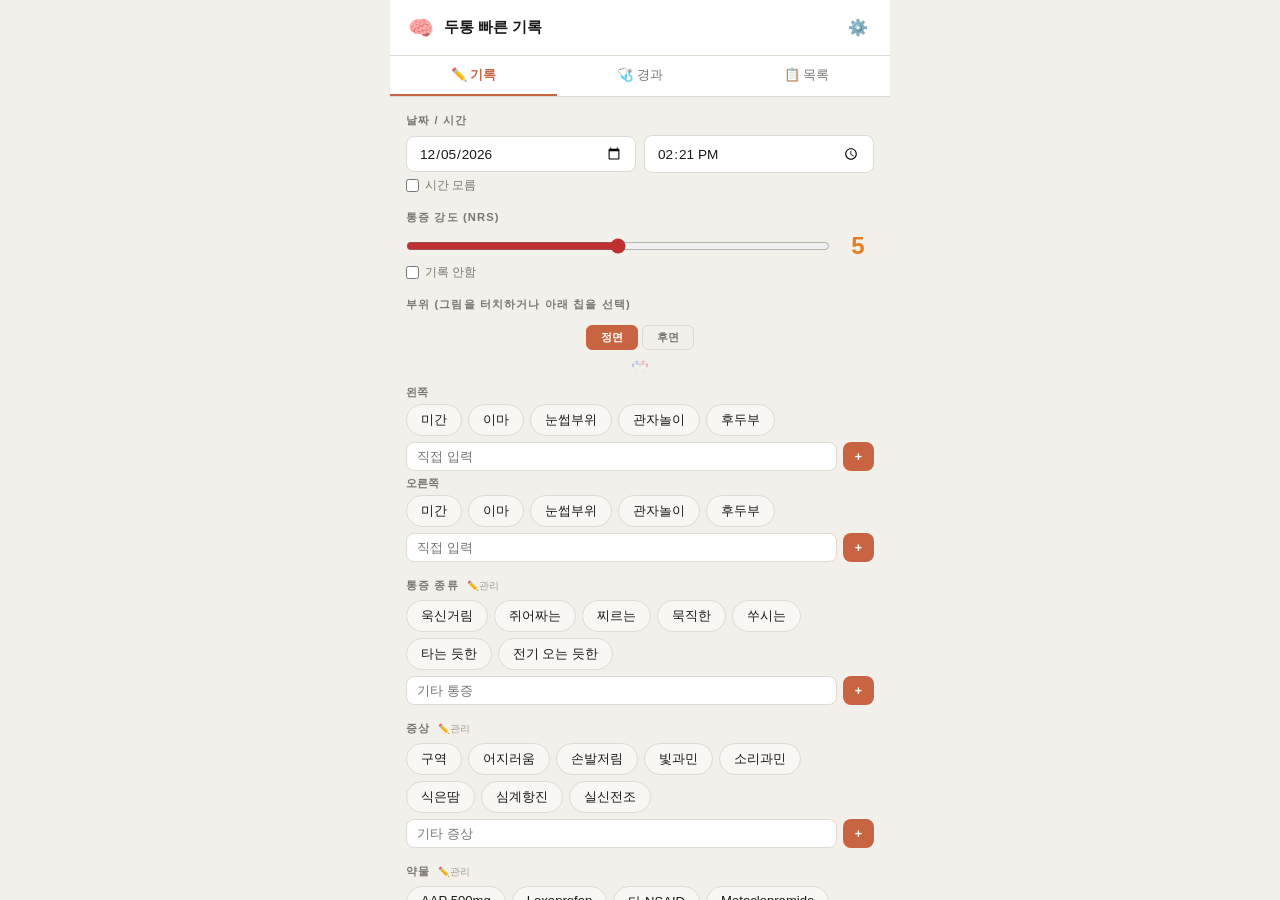
<file: quick.html>
<!DOCTYPE html>
<html lang="ko">
<head>
<meta charset="UTF-8">
<meta http-equiv="refresh" content="0;url=./quick/">
<title>이동 중...</title>
</head>
<body>
<p><a href="./quick/">두통 빠른 기록으로 이동</a></p>
</body>
</html>
</file>
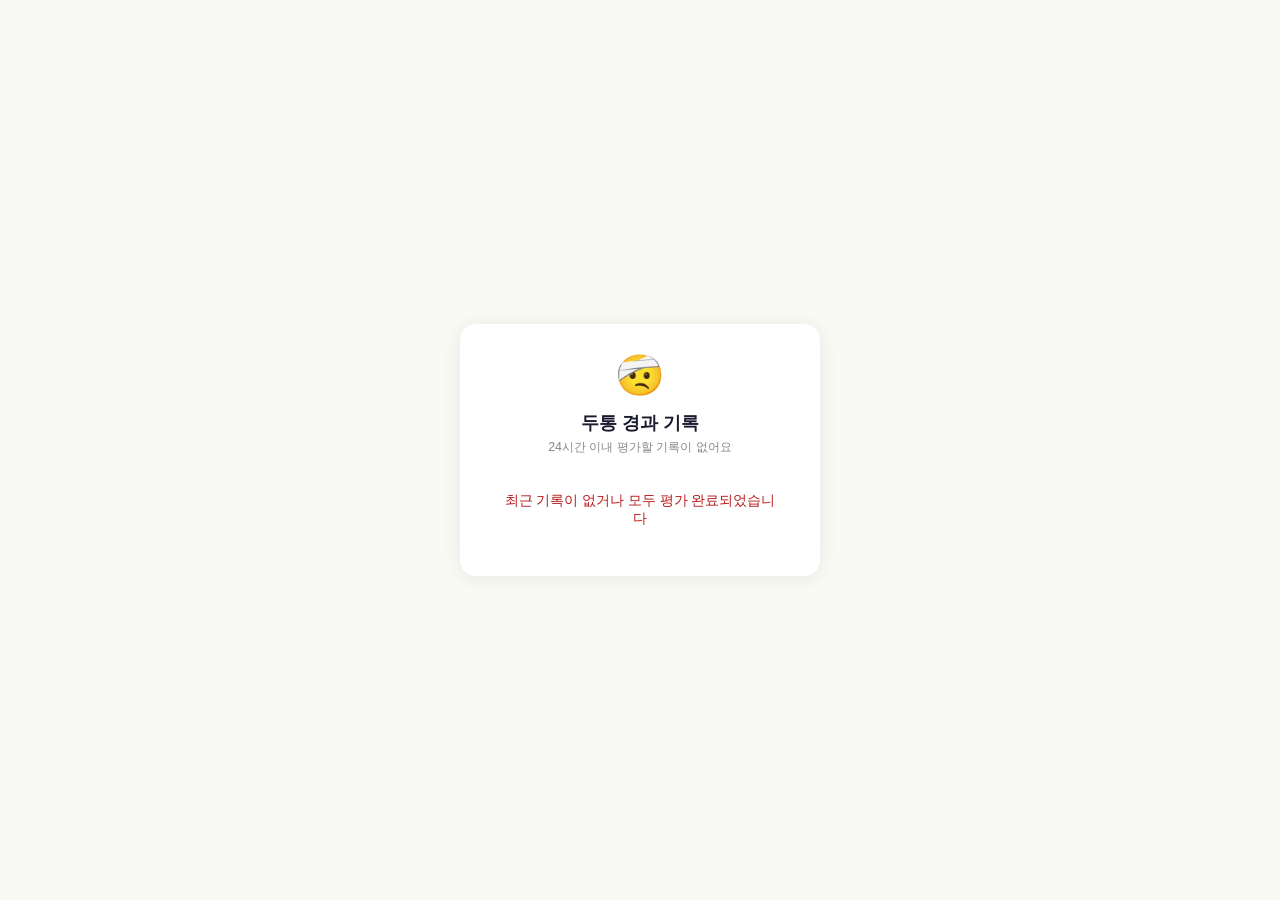
<file: quick/rate.html>
<!DOCTYPE html>
<html lang="ko">
<head>
<meta charset="UTF-8">
<meta name="viewport" content="width=device-width,initial-scale=1,maximum-scale=1">
<title>두통 경과 기록</title>
<style>
*{margin:0;padding:0;box-sizing:border-box}
body{font-family:-apple-system,BlinkMacSystemFont,'Segoe UI',Roboto,sans-serif;background:#fafaf5;min-height:100vh;display:flex;align-items:center;justify-content:center}
.card{background:#fff;border-radius:16px;box-shadow:0 2px 20px rgba(0,0,0,.08);padding:28px 24px;max-width:360px;width:90vw;text-align:center}
.icon{font-size:2.5rem;margin-bottom:12px}
h1{font-size:1.1rem;color:#1a1a2e;margin-bottom:4px}
.sub{font-size:.78rem;color:#888;margin-bottom:16px}
.entry-box{background:#f8f8f0;border-radius:10px;padding:12px 14px;margin-bottom:18px;text-align:left}
.entry-time{font-size:.92rem;font-weight:700;color:#1a1a2e;margin-bottom:4px}
.entry-detail{font-size:.75rem;color:#666;line-height:1.5}
.entry-tag{display:inline-block;padding:1px 6px;border-radius:4px;font-size:.68rem;margin:1px 2px}
.elapsed{font-size:.72rem;color:#4f6d7a;margin-bottom:16px}
.buttons{display:flex;flex-direction:column;gap:10px}
.btn{display:flex;align-items:center;justify-content:center;gap:10px;padding:16px;border:2px solid;border-radius:12px;font-size:1rem;font-weight:600;cursor:pointer;transition:all .15s;font-family:inherit}
.btn:active{transform:scale(.97)}
.btn-better{background:#f0fdf4;border-color:#86efac;color:#15803d}
.btn-better:hover{background:#dcfce7}
.btn-same{background:#fffbeb;border-color:#fde68a;color:#92400e}
.btn-same:hover{background:#fef3c7}
.btn-worse{background:#fef2f2;border-color:#fca5a5;color:#b91c1c}
.btn-worse:hover{background:#fee2e2}
.btn-unknown{background:#f5f5f5;border-color:#d1d5db;color:#6b7280}
.btn-unknown:hover{background:#e5e7eb}
.done{padding:24px}
.done .check{font-size:3rem;margin-bottom:12px}
.done h2{font-size:1.1rem;color:#15803d;margin-bottom:6px}
.done p{font-size:.82rem;color:#888}
.done .link{display:inline-block;margin-top:16px;font-size:.78rem;color:#4f6d7a;text-decoration:underline}
.already{padding:20px}
.already .icon2{font-size:2rem;margin-bottom:8px}
.already h2{font-size:1rem;color:#4f6d7a;margin-bottom:4px}
.already p{font-size:.78rem;color:#888}
.already .link{display:inline-block;margin-top:14px;font-size:.78rem;color:#4f6d7a;text-decoration:underline}
.error{color:#b91c1c;font-size:.85rem;padding:20px}
.timeline{margin-top:18px;padding:14px;background:#f8f8f0;border-radius:10px;text-align:left}
.timeline-title{font-size:.72rem;font-weight:600;color:#888;margin-bottom:8px}
.tl-row{display:flex;align-items:center;gap:8px;padding:5px 0;font-size:.75rem;border-bottom:1px solid #eee}
.tl-row:last-child{border-bottom:none}
.tl-row.current{background:#eff6ff;border-radius:6px;padding:5px 8px;border:1.5px solid #93c5fd;border-bottom:1.5px solid #93c5fd}
.tl-time{font-weight:600;color:#1a1a2e;min-width:44px}
.tl-nrs{display:inline-block;width:22px;height:22px;border-radius:50%;text-align:center;line-height:22px;font-size:.68rem;font-weight:700;color:#fff}
.tl-bar{flex:1;height:6px;background:#e5e7eb;border-radius:3px;overflow:hidden}
.tl-fill{height:100%;border-radius:3px}
.tl-label{font-size:.68rem;color:#888;min-width:24px;text-align:right}
.tl-outcome{font-size:.65rem;margin-left:4px}
@media(prefers-color-scheme:dark){
  .timeline{background:#1c2128}
  .timeline-title{color:#8b949e}
  .tl-row{border-bottom-color:#30363d}
  .tl-time{color:#e6edf3}
  .tl-row.current{background:#1a2332;border-color:#58a6ff}
}
@media(prefers-color-scheme:dark){
  body{background:#0d1117}
  .card{background:#161b22;box-shadow:0 2px 20px rgba(0,0,0,.3)}
  h1{color:#e6edf3}
  .sub{color:#8b949e}
  .entry-box{background:#1c2128}
  .entry-time{color:#e6edf3}
  .entry-detail{color:#8b949e}
  .elapsed{color:#58a6ff}
  .btn-better{background:#0d2a1a;border-color:#2d8a5a;color:#4ade80}
  .btn-same{background:#2a1a0a;border-color:#92400e;color:#fbbf24}
  .btn-worse{background:#2a0d0d;border-color:#b91c1c;color:#f87171}
  .btn-unknown{background:#1c1c1c;border-color:#444;color:#9ca3af}
  .done h2{color:#4ade80}
  .done p,.already p{color:#8b949e}
  .done .link,.already .link{color:#58a6ff}
  .already h2{color:#8b949e}
  .error{color:#f87171}
  #confirm-bar p{color:#e6edf3}
  #confirm-bar button:last-child{border-color:#444;color:#8b949e}
}
</style>
</head>
<body>
<div class="card" id="main">
  <div class="icon">🤕</div>
  <h1>두통 경과 기록</h1>
  <div class="sub" id="sub-text">지금 어떠세요?</div>
  <div id="entry-box" class="entry-box" style="display:none">
    <div class="entry-time" id="entry-time"></div>
    <div class="entry-detail" id="entry-detail"></div>
  </div>
  <div id="elapsed" class="elapsed" style="display:none"></div>
  <div id="buttons" class="buttons">
    <button class="btn btn-better" id="sel-better" onclick="selectRating('better')">😊 호전됐어요</button>
    <button class="btn btn-same" id="sel-same" onclick="selectRating('same')">😐 비슷해요</button>
    <button class="btn btn-worse" id="sel-worse" onclick="selectRating('worse')">😣 악화됐어요</button>
    <button class="btn btn-unknown" id="sel-unknown" onclick="selectRating('unknown')">🤷 기억 안 나요</button>
  </div>
  <div id="confirm-bar" style="display:none;margin-top:12px;text-align:center">
    <p id="confirm-text" style="font-size:.85rem;font-weight:600;margin-bottom:10px"></p>
    <button onclick="confirmRate()" style="padding:12px 36px;border-radius:10px;border:none;background:#15803d;color:#fff;font-size:.92rem;font-weight:700;cursor:pointer;font-family:inherit">✅ 확인</button>
  </div>
  <div id="done" class="done" style="display:none">
    <div class="check">✅</div>
    <h2 id="done-text">경과 저장 완료!</h2>
    <p id="done-sub"></p>
    <a class="link" href="./index.html">빠른 기록 앱 열기 →</a>
  </div>
  <div id="already" class="already" style="display:none">
    <div class="icon2">✅</div>
    <h2 id="already-text"></h2>
    <p id="already-sub"></p>
    <button onclick="showChangeUI()" style="display:block;margin:12px auto 0;padding:8px 20px;border-radius:8px;border:1.5px solid #4f6d7a;background:none;color:#4f6d7a;font-size:.78rem;cursor:pointer;font-family:inherit">🔄 경과 변경하기</button>
    <a class="link" href="./index.html">빠른 기록 앱 열기 →</a>
  </div>
  <div id="error" class="error" style="display:none"></div>
  <div id="timeline" class="timeline" style="display:none">
    <div class="timeline-title">📊 최근 24시간 기록</div>
    <div id="tl-rows"></div>
  </div>
</div>

<script>
const LS_KEY='om_quick_logs';
const labels={better:'😊 호전',same:'😐 비슷',worse:'😣 악화',unknown:'🤷 기억 안남'};

function getLogs(){try{return JSON.parse(localStorage.getItem(LS_KEY)||'[]');}catch{return [];}}
function saveLogs(logs){localStorage.setItem(LS_KEY,JSON.stringify(logs));}

function parseParams(){
  // ?r=better&id=123 (새 방식) 또는 #rate-better-123 (기존 호환)
  const p=new URLSearchParams(location.search);
  if(p.get('r')) return {rating:p.get('r'),id:p.get('id')};
  const h=location.hash;
  const m=h.match(/^#rate-(better|same|worse|unknown)-(\d+)$/);
  if(m) return {rating:m[1],id:m[2]};
  const m2=h.match(/^#(\d+)$/);
  if(m2) return {rating:null,id:m2[1]};
  return {rating:null,id:null};
}

function findEntry(id){
  const logs=getLogs();
  if(id){
    const entry=logs.find(l=>String(l.id)===String(id));
    if(entry) return entry;
  }
  // ID 없거나 못 찾으면 24시간 이내 가장 최근 미평가 기록
  const cutoff=Date.now()-24*3600000;
  for(let i=logs.length-1;i>=0;i--){
    if(logs[i]._type==='config') continue;
    if(!logs[i].outcome){
      const t=new Date(logs[i].datetime).getTime();
      if(t>=cutoff) return logs[i];
    }
  }
  return null;
}

function getRecent24hEntries(){
  const logs=getLogs();
  const cutoff=Date.now()-24*3600000;
  return logs.filter(function(l){
    if(l._type==='config') return false;
    var t=new Date(l.datetime).getTime();
    return !isNaN(t) && t>=cutoff;
  }).sort(function(a,b){return new Date(b.datetime)-new Date(a.datetime);});
}

function renderTimeline(entries,currentId){
  if(!entries.length) return;
  var el=document.getElementById('timeline');
  var rows=document.getElementById('tl-rows');
  el.style.display='';
  rows.innerHTML=entries.map(function(e){
    var isCurrent=currentId&&String(e.id)===String(currentId);
    var dt=e.datetime||'';
    var time=dt.slice(11,16);
    var nrs=e.nrs>=0?e.nrs:-1;
    var nrsPct=nrs>=0?nrs*10:0;
    var nrsColor=nrs<=3?'#16a34a':nrs<=6?'#f59e0b':'#dc2626';
    var outLabel='';
    if(e.outcome){
      var ol={better:'😊',same:'😐',worse:'😣',unknown:'🤷'};
      outLabel='<span class="tl-outcome">'+(ol[e.outcome.rating]||'')+'</span>';
    } else if(isCurrent){
      outLabel='<span class="tl-outcome" style="color:#2563eb;font-weight:600">← 경과 확인 중</span>';
    }
    return '<div class="tl-row'+(isCurrent?' current':'')+'">'
      +'<span class="tl-time">'+(time==='시간미상'?'--:--':time)+'</span>'
      +(nrs>=0?'<span class="tl-nrs" style="background:'+nrsColor+'">'+nrs+'</span>':'<span class="tl-nrs" style="background:#ccc">-</span>')
      +'<span class="tl-bar"><span class="tl-fill" style="width:'+nrsPct+'%;background:'+nrsColor+'"></span></span>'
      +'<span class="tl-label">'+(nrs>=0?nrs+'/10':'')+'</span>'
      +outLabel
      +'</div>';
  }).join('');
}

function showEntryInfo(entry){
  if(!entry) return;
  const dt=entry.datetime||'';
  const date=dt.slice(0,10);
  const time=dt.slice(11,16);
  const timeLabel=time==='시간미상'?'시간미상':time;

  // 시작 시간
  document.getElementById('entry-time').textContent=`${date} ${timeLabel} 시작된 두통`;

  // 상세 정보
  const parts=[];
  if(entry.nrs>=0) parts.push('NRS '+entry.nrs);
  if(entry.sites?.length) parts.push(entry.sites.join(', '));
  if(entry.meds?.length) parts.push('💊 '+entry.meds.join(', '));
  if(entry.triggers?.length) parts.push('⚡ '+entry.triggers.join(', '));
  document.getElementById('entry-detail').textContent=parts.join(' · ');
  document.getElementById('entry-box').style.display='';

  // 경과 시간
  if(time!=='시간미상'){
    const entryTime=new Date(dt).getTime();
    const now=Date.now();
    const diffMin=Math.round((now-entryTime)/60000);
    let elapsed='';
    if(diffMin<60) elapsed=diffMin+'분 경과';
    else if(diffMin<1440) elapsed=Math.floor(diffMin/60)+'시간 '+diffMin%60+'분 경과';
    else elapsed=Math.floor(diffMin/1440)+'일 경과';
    document.getElementById('elapsed').textContent='⏱ 두통 시작 후 '+elapsed;
    document.getElementById('elapsed').style.display='';
  }
}

function showAlreadyRated(entry){
  const rating=entry.outcome?.rating;
  const isAuto=entry.outcome?.source==='auto';
  const isCancelled=entry._outcomeCancelled;
  document.getElementById('buttons').style.display='none';
  document.getElementById('sub-text').style.display='none';
  document.getElementById('already').style.display='';
  if(isCancelled){
    document.getElementById('already-text').textContent='새 기록이 추가되어 경과 알림이 취소되었습니다';
    document.getElementById('already-sub').textContent=isAuto?'자동 경과: '+(labels[rating]||rating)+(entry.outcome?.reason?' ('+entry.outcome.reason+')':''):'빠른 기록 앱에서 확인하세요';
  } else {
    document.getElementById('already-text').textContent='이미 경과가 기록되어 있어요';
    document.getElementById('already-sub').textContent=(isAuto?'자동: ':'')+(labels[rating]||rating)+(isAuto&&entry.outcome?.reason?' ('+entry.outcome.reason+')':'');
  }
}

let _selectedRating=null;

function selectRating(rating){
  _selectedRating=rating;
  // 선택된 버튼 강조, 나머지 흐리게
  ['better','same','worse','unknown'].forEach(r=>{
    const btn=document.getElementById('sel-'+r);
    if(!btn) return;
    btn.style.opacity=r===rating?'1':'0.35';
    btn.style.transform=r===rating?'scale(1.03)':'scale(0.97)';
  });
  document.getElementById('confirm-text').textContent=labels[rating]+' 선택됨';
  document.getElementById('confirm-bar').style.display='';
}



async function confirmRate(){
  if(!_selectedRating) return;
  await saveRating(_selectedRating);
}

async function saveRating(rating){
  const {id}=parseParams();
  const logs=getLogs();
  let idx=-1;
  if(id) idx=logs.findIndex(l=>String(l.id)===String(id));
  if(idx<0){
    for(let i=logs.length-1;i>=0;i--){
      if(logs[i]._type==='config') continue;
      if(!logs[i].outcome||(logs[i].outcome&&_isChanging)){idx=i;break;}
    }
  }
  // 변경 모드: 이미 outcome 있는 기록도 허용
  if(idx<0&&id){
    idx=logs.findIndex(l=>String(l.id)===String(id));
  }
  if(idx<0){
    document.getElementById('buttons').style.display='none';
    document.getElementById('confirm-bar').style.display='none';
    document.getElementById('error').textContent='⚠️ 평가할 기록을 찾을 수 없습니다';
    document.getElementById('error').style.display='';
    return;
  }

  const now=new Date(Date.now()+9*3600000).toISOString();
  logs[idx].outcome={rating:rating,ratedAt:now};
  saveLogs(logs);
  await syncToCloud(logs[idx]);

  document.getElementById('buttons').style.display='none';
  document.getElementById('confirm-bar').style.display='none';
  document.getElementById('sub-text').style.display='none';
  document.getElementById('already').style.display='none';
  document.getElementById('done').style.display='';
  document.getElementById('done-text').textContent=labels[rating]+' 저장 완료!';
  const dt=logs[idx].datetime||'';
  document.getElementById('done-sub').textContent=dt.slice(0,10)+' '+dt.slice(11,16)+' 두통의 경과';
}

let _isChanging=false;
function showChangeUI(){
  _isChanging=true;
  document.getElementById('already').style.display='none';
  document.getElementById('buttons').style.display='';
  document.getElementById('sub-text').textContent='경과를 변경할까요?';
  document.getElementById('sub-text').style.display='';
}

async function syncToCloud(entry){
  try{
    const url=localStorage.getItem('om_quick_sync_url')||'https://script.google.com/macros/s/AKfycbzYF46qeLJRGIQsqfXbic6ITRGKr1eA9chrVJ8Fu5_gM7TDSYUFlpaWQGmSR9RdAACjzw/exec';
    await fetch(url,{method:'POST',headers:{'Content-Type':'text/plain'},
      body:JSON.stringify({action:'save',entries:[entry]}),redirect:'follow'});
  }catch(e){}
}

// 초기화
const {rating,id}=parseParams();
const entry=findEntry(id);

if(entry){
  showEntryInfo(entry);
  if(entry.outcome){
    showAlreadyRated(entry);
  } else if(rating){
    selectRating(rating);
  }
} else {
  document.getElementById('buttons').style.display='none';
  document.getElementById('sub-text').textContent='24시간 이내 평가할 기록이 없어요';
  document.getElementById('error').textContent='최근 기록이 없거나 모두 평가 완료되었습니다';
  document.getElementById('error').style.display='';
}

// 24시간 타임라인 표시
var recent=getRecent24hEntries();
renderTimeline(recent, entry?entry.id:null);
</script>
</body>
</html>
</file>
